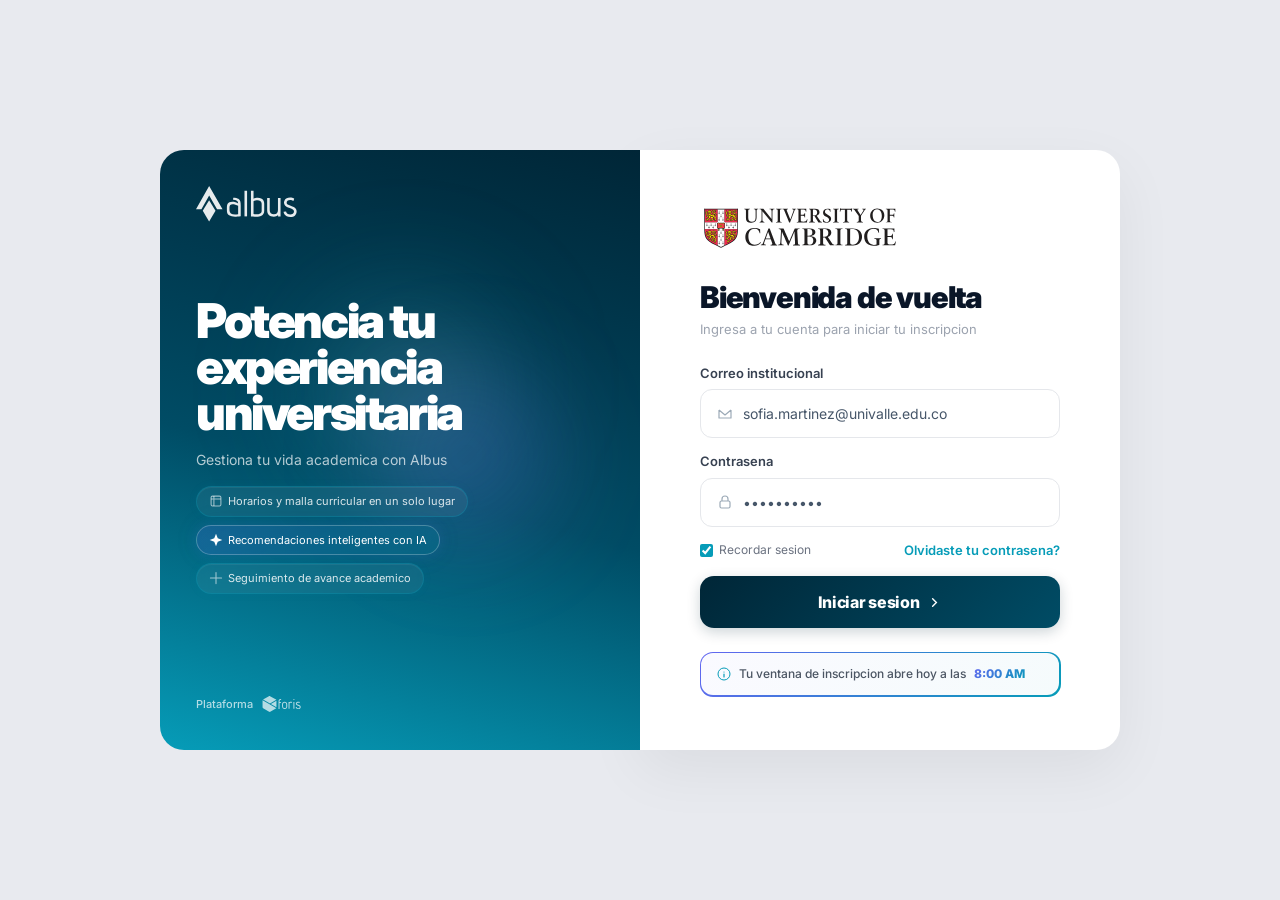
<file: prototype/index.html>
<!DOCTYPE html>
<html lang="es">
<head>
  <meta charset="UTF-8">
  <meta name="viewport" content="width=device-width, initial-scale=1.0">
  <title>Albus — Inscripcion de Materias | Foris</title>
  <link rel="preconnect" href="https://fonts.googleapis.com">
  <link href="https://fonts.googleapis.com/css2?family=Inter:wght@400;500;600;700&display=swap" rel="stylesheet">
  <link rel="stylesheet" href="styles.css">
  <link rel="stylesheet" href="ui-override.css">
</head>
<body>
  <!-- ========================================= -->
  <!-- NAVIGATION TABS (to switch between screens) -->
  <!-- ========================================= -->
  <nav class="screen-nav" style="display: none;">
    <div class="screen-nav__inner">
      <span class="screen-nav__label">Pantallas:</span>
      <button class="screen-nav__btn active" data-screen="screen-login">0. Login</button>
      <button class="screen-nav__btn" data-screen="screen-1">1. Propuesta con Conflicto</button>
      <button class="screen-nav__btn" data-screen="screen-2">2. Resolucion del Conflicto</button>
      <button class="screen-nav__btn" data-screen="screen-3">3. Confirmacion</button>
    </div>
  </nav>

  <!-- ========================================= -->
  <!-- SCREEN 0: LOGIN                            -->
  <!-- ========================================= -->
  <div class="screen active" id="screen-login">
    <div class="login-layout">
      <div class="login-left">
        <div class="login-brand">
          <img src="../albus_logo_white.svg" alt="Albus" class="login-brand__logo">
        </div>
        <div class="login-hero">
          <h1 class="login-hero__title">Potencia tu experiencia universitaria</h1>
          <p class="login-hero__subtitle">Gestiona tu vida academica con Albus</p>
          <div class="login-hero__features">
            <div class="login-hero__feature">
              <svg width="20" height="20" viewBox="0 0 20 20" fill="none"><rect x="3" y="3" width="14" height="14" rx="2" stroke="currentColor" stroke-width="1.5"/><path d="M3 7H17M7 3V17" stroke="currentColor" stroke-width="1.5"/></svg>
              <span>Horarios y malla curricular en un solo lugar</span>
            </div>
            <div class="login-hero__feature login-hero__feature--ai">
              <svg width="20" height="20" viewBox="0 0 20 20" fill="none"><path d="M10 1L12.5 7.5L19 10L12.5 12.5L10 19L7.5 12.5L1 10L7.5 7.5L10 1Z" fill="currentColor"/></svg>
              <span>Recomendaciones inteligentes con IA</span>
            </div>
            <div class="login-hero__feature">
              <svg width="20" height="20" viewBox="0 0 20 20" fill="none"><path d="M10 2V18M2 10H18" stroke="currentColor" stroke-width="1.5" stroke-linecap="round"/></svg>
              <span>Seguimiento de avance academico</span>
            </div>
          </div>
        </div>
        <div class="login-footer">
          <span>Plataforma</span>
          <img src="../logo-foris-blanco.svg" alt="Foris" class="login-footer__logo">
        </div>
      </div>
      <div class="login-right">
        <div class="login-form">
          <div class="login-form__university">
            <img src="../university-of-cambridge-37899_logosenvector.com_5.svg" alt="Universidad" class="login-form__university-logo">
          </div>
          <h2 class="login-form__title">Bienvenida de vuelta</h2>
          <p class="login-form__subtitle">Ingresa a tu cuenta para iniciar tu inscripcion</p>
          <div class="login-form__field">
            <label class="login-form__label">Correo institucional</label>
            <div class="login-form__input">
              <svg width="16" height="16" viewBox="0 0 16 16" fill="none"><path d="M2 4L8 9L14 4M2 4V12H14V4" stroke="currentColor" stroke-width="1.2" stroke-linejoin="round"/></svg>
              <span>sofia.martinez@univalle.edu.co</span>
            </div>
          </div>
          <div class="login-form__field">
            <label class="login-form__label">Contrasena</label>
            <div class="login-form__input">
              <svg width="16" height="16" viewBox="0 0 16 16" fill="none"><rect x="3" y="7" width="10" height="7" rx="1.5" stroke="currentColor" stroke-width="1.2"/><path d="M5 7V5C5 3.34315 6.34315 2 8 2C9.65685 2 11 3.34315 11 5V7" stroke="currentColor" stroke-width="1.2"/></svg>
              <span>••••••••••</span>
            </div>
          </div>
          <div class="login-form__options">
            <label class="login-form__remember">
              <input type="checkbox" checked> Recordar sesion
            </label>
            <a href="#" class="login-form__forgot">Olvidaste tu contrasena?</a>
          </div>
          <button class="btn btn--confirm login-form__btn" onclick="showScreen('screen-welcome');">
            Iniciar sesion
            <svg width="16" height="16" viewBox="0 0 16 16" fill="none"><path d="M6 4L10 8L6 12" stroke="currentColor" stroke-width="1.5" stroke-linecap="round"/></svg>
          </button>
          <p class="login-form__info">
            <svg width="14" height="14" viewBox="0 0 14 14" fill="none"><circle cx="7" cy="7" r="6" stroke="currentColor" stroke-width="1"/><path d="M7 5V5.01M7 7V10" stroke="currentColor" stroke-width="1.2" stroke-linecap="round"/></svg>
            Tu ventana de inscripcion abre hoy a las <strong>8:00 AM</strong>
          </p>
        </div>
      </div>
    </div>
  </div>

  <!-- ========================================= -->
  <!-- SCREEN 0b: LOADING — AI PREPARING          -->
  <!-- ========================================= -->
  <div class="screen" id="screen-loading">
    <div class="app-layout">
      <!-- Sidebar -->
      <aside class="sidebar">
        <div class="sidebar__logo">
          <img src="../albus_logo_white.svg" alt="Albus" class="sidebar__logo-img">
          <button class="sidebar__collapse-btn" onclick="toggleSidebar()">
            <svg width="16" height="16" viewBox="0 0 16 16" fill="none"><path d="M10 4L6 8L10 12" stroke="currentColor" stroke-width="1.5" stroke-linecap="round"/></svg>
          </button>
        </div>
        <nav class="sidebar__nav">
          <a href="#" class="sidebar__link">
            <svg width="20" height="20" viewBox="0 0 20 20" fill="none"><path d="M3 10L10 3L17 10V17H12V13H8V17H3V10Z" stroke="currentColor" stroke-width="1.5"/></svg>
            Inicio
          </a>
          <a href="#" class="sidebar__link active">
            <svg width="20" height="20" viewBox="0 0 20 20" fill="none"><rect x="3" y="3" width="14" height="14" rx="2" stroke="currentColor" stroke-width="1.5"/><path d="M3 7H17M7 3V17" stroke="currentColor" stroke-width="1.5"/></svg>
            Mi Horario
          </a>
          <a href="#" class="sidebar__link">
            <svg width="20" height="20" viewBox="0 0 20 20" fill="none"><path d="M10 2V18M2 10H18" stroke="currentColor" stroke-width="1.5" stroke-linecap="round"/></svg>
            Malla Curricular
          </a>
          <a href="#" class="sidebar__link">
            <svg width="20" height="20" viewBox="0 0 20 20" fill="none"><circle cx="10" cy="6" r="3" stroke="currentColor" stroke-width="1.5"/><path d="M4 18C4 14.6863 6.68629 12 10 12C13.3137 12 16 14.6863 16 18" stroke="currentColor" stroke-width="1.5"/></svg>
            Mi Perfil
          </a>
        </nav>
        <div class="sidebar__profile">
          <img src="../sofia-avatar.png" alt="Sofia" class="sidebar__profile-photo">
          <div class="sidebar__profile-info">
            <span class="sidebar__profile-name">Sofia Martinez</span>
            <span class="sidebar__profile-career">Ingenieria Civil</span>
            <span class="sidebar__profile-semester">5to semestre</span>
          </div>
        </div>
        <button class="sidebar__logout" onclick="showScreen('screen-login');" title="Cerrar sesion">
          <svg width="16" height="16" viewBox="0 0 16 16" fill="none"><path d="M6 2H3C2.45 2 2 2.45 2 3V13C2 13.55 2.45 14 3 14H6" stroke="currentColor" stroke-width="1.5" stroke-linecap="round"/><path d="M11 11L14 8L11 5" stroke="currentColor" stroke-width="1.5" stroke-linecap="round" stroke-linejoin="round"/><path d="M14 8H6" stroke="currentColor" stroke-width="1.5" stroke-linecap="round"/></svg>
        </button>
        <button class="sidebar__collapse-edge" onclick="toggleSidebar()">
          <svg width="14" height="14" viewBox="0 0 14 14" fill="none"><path d="M9 3L5 7L9 11" stroke="currentColor" stroke-width="1.5" stroke-linecap="round"/></svg>
        </button>
      </aside>

      <main class="main">
        <header class="topbar">
          <div class="topbar__left">
            <div>
              <h1 class="topbar__title">Mi Horario</h1>
              <p class="topbar__subtitle">Semestre 2026-1 — Inscripcion de materias</p>
            </div>
          </div>
          <div class="topbar__right">
            <div class="topbar__window session-timer">
              <div class="topbar__window-dot"></div>
              <div class="topbar__window-info">
                <span class="topbar__window-label">Ventana abierta</span>
                <span class="topbar__window-countdown"></span>
              </div>
            </div>
          </div>
        </header>

        <!-- Loading State -->
        <div class="loading-state">
          <div class="loading-state__card">
            <div class="loading-state__icon">
              <svg width="40" height="40" viewBox="0 0 40 40" fill="none">
                <path d="M20 2L25 15L38 20L25 25L20 38L15 25L2 20L15 15L20 2Z" fill="#6366F1" class="loading-sparkle"/>
              </svg>
            </div>
            <h2 class="loading-state__title">Albus esta preparando tu propuesta de horario</h2>
            <p class="loading-state__text">Analizando tu historial academico, malla curricular y disponibilidad de secciones para recomendarte el mejor horario...</p>
            <div class="loading-state__progress">
              <div class="loading-state__bar">
                <div class="loading-state__bar-fill" id="loadingBar"></div>
              </div>
              <div class="loading-state__steps">
                <span class="loading-state__step loading-state__step--done" id="step1">
                  <svg width="14" height="14" viewBox="0 0 14 14" fill="none"><path d="M3 7L6 10L11 4" stroke="currentColor" stroke-width="1.5" stroke-linecap="round"/></svg>
                  Verificando prerrequisitos
                </span>
                <span class="loading-state__step loading-state__step--active" id="step2">
                  <div class="loading-state__step-dot"></div>
                  Seleccionando materias optimas
                </span>
                <span class="loading-state__step" id="step3">
                  <div class="loading-state__step-dot"></div>
                  Armando horario sin conflictos
                </span>
                <span class="loading-state__step" id="step4">
                  <div class="loading-state__step-dot"></div>
                  Validando cupos disponibles
                </span>
              </div>
            </div>
          </div>

          <!-- Skeleton Schedule -->
          <div class="skeleton-schedule">
            <div class="skeleton-header">
              <div class="skeleton-bar" style="width: 60px; height: 14px;"></div>
              <div class="skeleton-bar" style="width: 60px; height: 14px;"></div>
              <div class="skeleton-bar" style="width: 60px; height: 14px;"></div>
              <div class="skeleton-bar" style="width: 60px; height: 14px;"></div>
              <div class="skeleton-bar" style="width: 60px; height: 14px;"></div>
            </div>
            <div class="skeleton-grid">
              <div class="skeleton-block" style="grid-column: 1; grid-row: 1 / 3;"></div>
              <div class="skeleton-block" style="grid-column: 2; grid-row: 1 / 3;"></div>
              <div class="skeleton-block" style="grid-column: 3; grid-row: 1 / 3;"></div>
              <div class="skeleton-block" style="grid-column: 4; grid-row: 1 / 3;"></div>
              <div class="skeleton-block" style="grid-column: 5; grid-row: 1 / 4;"></div>
              <div class="skeleton-block" style="grid-column: 1; grid-row: 3 / 5;"></div>
              <div class="skeleton-block" style="grid-column: 3; grid-row: 3 / 5;"></div>
              <div class="skeleton-block" style="grid-column: 2; grid-row: 3 / 5;"></div>
              <div class="skeleton-block" style="grid-column: 4; grid-row: 3 / 5;"></div>
            </div>
          </div>
        </div>
      </main>
    </div>
  </div>

  <!-- ========================================= -->
  <!-- SCREEN WELCOME: HOME / BIENVENIDA          -->
  <!-- ========================================= -->
  <div class="screen" id="screen-welcome">
    <div class="app-layout">
      <aside class="sidebar">
        <div class="sidebar__logo">
          <img src="../albus_logo_white.svg" alt="Albus" class="sidebar__logo-img">
          <button class="sidebar__collapse-btn" onclick="toggleSidebar()">
            <svg width="16" height="16" viewBox="0 0 16 16" fill="none"><path d="M10 4L6 8L10 12" stroke="currentColor" stroke-width="1.5" stroke-linecap="round"/></svg>
          </button>
        </div>
        <nav class="sidebar__nav">
          <a href="#" class="sidebar__link">
            <svg width="20" height="20" viewBox="0 0 20 20" fill="none"><path d="M3 10L10 3L17 10V17H12V13H8V17H3V10Z" stroke="currentColor" stroke-width="1.5"/></svg>
            Inicio
          </a>
          <a href="#" class="sidebar__link">
            <svg width="20" height="20" viewBox="0 0 20 20" fill="none"><rect x="3" y="3" width="14" height="14" rx="2" stroke="currentColor" stroke-width="1.5"/><path d="M3 7H17M7 3V17" stroke="currentColor" stroke-width="1.5"/></svg>
            Mi Horario
          </a>
          <a href="#" class="sidebar__link">
            <svg width="20" height="20" viewBox="0 0 20 20" fill="none"><path d="M10 2V18M2 10H18" stroke="currentColor" stroke-width="1.5" stroke-linecap="round"/></svg>
            Malla Curricular
          </a>
          <a href="#" class="sidebar__link">
            <svg width="20" height="20" viewBox="0 0 20 20" fill="none"><circle cx="10" cy="6" r="3" stroke="currentColor" stroke-width="1.5"/><path d="M4 18C4 14.6863 6.68629 12 10 12C13.3137 12 16 14.6863 16 18" stroke="currentColor" stroke-width="1.5"/></svg>
            Mi Perfil
          </a>
        </nav>
        <div class="sidebar__profile">
          <img src="../sofia-avatar.png" alt="Sofia" class="sidebar__profile-photo">
          <div class="sidebar__profile-info">
            <span class="sidebar__profile-name">Sofia Martinez</span>
            <span class="sidebar__profile-career">Ingenieria Civil</span>
            <span class="sidebar__profile-semester">5to semestre</span>
          </div>
        </div>
        <button class="sidebar__logout" onclick="showScreen('screen-login');" title="Cerrar sesion">
          <svg width="16" height="16" viewBox="0 0 16 16" fill="none"><path d="M6 2H3C2.45 2 2 2.45 2 3V13C2 13.55 2.45 14 3 14H6" stroke="currentColor" stroke-width="1.5" stroke-linecap="round"/><path d="M11 11L14 8L11 5" stroke="currentColor" stroke-width="1.5" stroke-linecap="round" stroke-linejoin="round"/><path d="M14 8H6" stroke="currentColor" stroke-width="1.5" stroke-linecap="round"/></svg>
        </button>
        <button class="sidebar__collapse-edge" onclick="toggleSidebar()">
          <svg width="14" height="14" viewBox="0 0 14 14" fill="none"><path d="M9 3L5 7L9 11" stroke="currentColor" stroke-width="1.5" stroke-linecap="round"/></svg>
        </button>
      </aside>

      <main class="main welcome-main">
        <div class="welcome-dash">
          <!-- Hero greeting banner with user info -->
          <div class="welcome-dash__hero">
            <div class="welcome-dash__hero-visual">
              <img src="../sofia-avatar.png" alt="Sofia" class="welcome-dash__hero-avatar">
              <div class="welcome-dash__hero-status"></div>
            </div>
            <div class="welcome-dash__hero-content">
              <h1 class="welcome-dash__hero-title">Hola Sofia 👋</h1>
              <p class="welcome-dash__hero-desc">Bienvenida a tu portal academico</p>
            </div>
            <div class="welcome-dash__hero-meta">
              <div class="welcome-dash__hero-tag">Ingenieria Civil</div>
              <div class="welcome-dash__hero-tag">5to semestre</div>
              <div class="welcome-dash__hero-tag">Promedio 4.2</div>
            </div>
          </div>

          <!-- Layout: left (main) + right (sidebar) -->
          <div class="welcome-dash__grid">
            <!-- Left column -->
            <div class="welcome-dash__left">
              <!-- Inscription card — protagonist -->
              <div class="welcome-dash__inscription">
                <div class="welcome-dash__inscription-top">
                  <h2 class="welcome-dash__inscription-title">Inscripcion de materias</h2>
                  <p class="welcome-dash__inscription-subtitle">Semestre 2026-1</p>
                  <p class="welcome-dash__inscription-desc">Tu ventana de inscripcion esta abierta. Inicia tu proceso y organiza tu horario para este semestre.</p>
                  <div class="welcome-dash__inscription-footer">
                    <button class="btn btn--confirm welcome-dash__hero-cta" onclick="showScreen('screen-1'); showLoadingModal();">
                      Iniciar inscripcion
                      <svg width="16" height="16" viewBox="0 0 16 16" fill="none"><path d="M6 4L10 8L6 12" stroke="currentColor" stroke-width="1.5" stroke-linecap="round"/></svg>
                    </button>
                    <div class="welcome-dash__inscription-ai">
                      <svg width="12" height="12" viewBox="0 0 12 12" fill="none"><path d="M6 1L7.2 4.8L11 6L7.2 7.2L6 11L4.8 7.2L1 6L4.8 4.8L6 1Z" fill="currentColor"/></svg>
                      Con asistencia de Albus IA para facilitar tu inscripcion
                    </div>
                  </div>
                </div>
              </div>

              <!-- Stats row -->
              <div class="welcome-dash__stats">
                <div class="welcome-dash__stat">
                  <div class="welcome-dash__stat-icon welcome-dash__stat-icon--teal">
                    <svg width="18" height="18" viewBox="0 0 18 18" fill="none"><path d="M9 2V16M2 9H16" stroke="currentColor" stroke-width="1.5" stroke-linecap="round"/></svg>
                  </div>
                  <div>
                    <strong>68%</strong>
                    <span>Avance curricular</span>
                  </div>
                </div>
                <div class="welcome-dash__stat">
                  <div class="welcome-dash__stat-icon welcome-dash__stat-icon--blue">
                    <svg width="18" height="18" viewBox="0 0 18 18" fill="none"><rect x="3" y="3" width="12" height="12" rx="2" stroke="currentColor" stroke-width="1.5"/><path d="M3 7H15M7 3V15" stroke="currentColor" stroke-width="1.5"/></svg>
                  </div>
                  <div>
                    <strong>102</strong>
                    <span>Creditos aprobados</span>
                  </div>
                </div>
                <div class="welcome-dash__stat">
                  <div class="welcome-dash__stat-icon welcome-dash__stat-icon--green">
                    <svg width="18" height="18" viewBox="0 0 18 18" fill="none"><path d="M3 9L7 13L15 5" stroke="currentColor" stroke-width="1.5" stroke-linecap="round" stroke-linejoin="round"/></svg>
                  </div>
                  <div>
                    <strong>4.2</strong>
                    <span>Promedio semestre ant.</span>
                  </div>
                </div>
                <div class="welcome-dash__stat">
                  <div class="welcome-dash__stat-icon welcome-dash__stat-icon--purple">
                    <svg width="18" height="18" viewBox="0 0 18 18" fill="none"><circle cx="9" cy="6" r="3" stroke="currentColor" stroke-width="1.5"/><path d="M3 16C3 13 5.7 10 9 10C12.3 10 15 13 15 16" stroke="currentColor" stroke-width="1.5"/></svg>
                  </div>
                  <div>
                    <strong>5to</strong>
                    <span>Semestre actual</span>
                  </div>
                </div>
              </div>
            </div>

            <!-- Right column -->
            <div class="welcome-dash__right">
              <!-- Window timer -->
              <div class="welcome-dash__timer-card">
                <div class="welcome-dash__timer-header">
                  <span class="welcome-dash__timer-label">Ventana de inscripcion</span>
                  <div class="welcome-dash__timer-dot"></div>
                </div>
                <div class="welcome-dash__timer-info">
                  <span class="welcome-dash__timer-status">Abierta</span>
                  <span class="welcome-dash__timer-closes">Cierra hoy a las 12:00 PM</span>
                </div>
              </div>

              <!-- Quick info -->
              <div class="welcome-dash__quick">
                <h3>Semestre 2026-1</h3>
                <div class="welcome-dash__quick-item">
                  <span>Materias disponibles</span>
                  <strong>48</strong>
                </div>
                <div class="welcome-dash__quick-item">
                  <span>Creditos requeridos</span>
                  <strong>15-21</strong>
                </div>
                <div class="welcome-dash__quick-item">
                  <span>Materias por inscribir</span>
                  <strong>6</strong>
                </div>
              </div>

              <!-- Recent -->
              <div class="welcome-dash__recent">
                <h3>Semestre anterior</h3>
                <div class="welcome-dash__recent-item">
                  <div class="welcome-dash__recent-dot" style="background:#3B82F6;"></div>
                  <span>Estructuras I</span>
                  <strong>4.5</strong>
                </div>
                <div class="welcome-dash__recent-item">
                  <div class="welcome-dash__recent-dot" style="background:#10B981;"></div>
                  <span>Fisica II</span>
                  <strong>4.0</strong>
                </div>
                <div class="welcome-dash__recent-item">
                  <div class="welcome-dash__recent-dot" style="background:#069cb8;"></div>
                  <span>Estadistica I</span>
                  <strong>4.3</strong>
                </div>
              </div>
            </div>
          </div>
        </div>
      </main>
    </div>
  </div>

  <!-- ========================================= -->
  <!-- SCREEN 1: PROPUESTA CON CONFLICTO         -->
  <!-- ========================================= -->
  <div class="screen" id="screen-1">
    <div class="app-layout">
      <!-- Sidebar -->
      <aside class="sidebar">
        <div class="sidebar__logo">
          <img src="../albus_logo_white.svg" alt="Albus" class="sidebar__logo-img">
          <button class="sidebar__collapse-btn" onclick="toggleSidebar()">
            <svg width="16" height="16" viewBox="0 0 16 16" fill="none"><path d="M10 4L6 8L10 12" stroke="currentColor" stroke-width="1.5" stroke-linecap="round"/></svg>
          </button>
        </div>
        <nav class="sidebar__nav">
          <a href="#" class="sidebar__link">
            <svg width="20" height="20" viewBox="0 0 20 20" fill="none"><path d="M3 10L10 3L17 10V17H12V13H8V17H3V10Z" stroke="currentColor" stroke-width="1.5"/></svg>
            Inicio
          </a>
          <a href="#" class="sidebar__link active">
            <svg width="20" height="20" viewBox="0 0 20 20" fill="none"><rect x="3" y="3" width="14" height="14" rx="2" stroke="currentColor" stroke-width="1.5"/><path d="M3 7H17M7 3V17" stroke="currentColor" stroke-width="1.5"/></svg>
            Mi Horario
          </a>
          <a href="#" class="sidebar__link">
            <svg width="20" height="20" viewBox="0 0 20 20" fill="none"><path d="M10 2V18M2 10H18" stroke="currentColor" stroke-width="1.5" stroke-linecap="round"/></svg>
            Malla Curricular
          </a>
          <a href="#" class="sidebar__link">
            <svg width="20" height="20" viewBox="0 0 20 20" fill="none"><circle cx="10" cy="6" r="3" stroke="currentColor" stroke-width="1.5"/><path d="M4 18C4 14.6863 6.68629 12 10 12C13.3137 12 16 14.6863 16 18" stroke="currentColor" stroke-width="1.5"/></svg>
            Mi Perfil
          </a>
        </nav>
        <div class="sidebar__profile">
          <img src="../sofia-avatar.png" alt="Sofia" class="sidebar__profile-photo">
          <div class="sidebar__profile-info">
            <span class="sidebar__profile-name">Sofia Martinez</span>
            <span class="sidebar__profile-career">Ingenieria Civil</span>
            <span class="sidebar__profile-semester">5to semestre</span>
          </div>
        </div>
        <button class="sidebar__logout" onclick="showScreen('screen-login');" title="Cerrar sesion">
          <svg width="16" height="16" viewBox="0 0 16 16" fill="none"><path d="M6 2H3C2.45 2 2 2.45 2 3V13C2 13.55 2.45 14 3 14H6" stroke="currentColor" stroke-width="1.5" stroke-linecap="round"/><path d="M11 11L14 8L11 5" stroke="currentColor" stroke-width="1.5" stroke-linecap="round" stroke-linejoin="round"/><path d="M14 8H6" stroke="currentColor" stroke-width="1.5" stroke-linecap="round"/></svg>
        </button>
        <button class="sidebar__collapse-edge" onclick="toggleSidebar()">
          <svg width="14" height="14" viewBox="0 0 14 14" fill="none"><path d="M9 3L5 7L9 11" stroke="currentColor" stroke-width="1.5" stroke-linecap="round"/></svg>
        </button>
      </aside>

      <!-- Main Content -->
      <main class="main">
        <!-- Top Bar -->
        <header class="topbar">
          <div class="topbar__left">
            <div>
              <h1 class="topbar__title">Mi Horario</h1>
              <p class="topbar__subtitle">Semestre 2026-1</p>
            </div>
            <div class="topbar__mobile-timer session-timer">
              <div class="topbar__window-dot"></div>
              <div class="topbar__window-info">
                <span class="topbar__window-label">Ventana</span>
                <span class="topbar__window-countdown"></span>
              </div>
            </div>
          </div>
          <div class="topbar__center">
            <div class="topbar__ai-bar">
              <div class="topbar__ai-badge">
                <svg width="14" height="14" viewBox="0 0 14 14" fill="none"><path d="M7 1L8.5 5.5L13 7L8.5 8.5L7 13L5.5 8.5L1 7L5.5 5.5L7 1Z" fill="currentColor"/></svg>
                Propuesta de Albus IA
              </div>
              <div class="topbar__ai-divider"></div>
              <div class="topbar__ai-stats">
                <span class="topbar__ai-stat"><strong>6</strong> materias</span>
                <span class="topbar__ai-stat"><strong>18</strong> cred.</span>
                <span class="topbar__ai-stat"><strong>24</strong> hrs/sem</span>
                <span class="topbar__ai-stat topbar__ai-stat--warning"><strong>1</strong> cruzada</span>
              </div>
              <div class="topbar__ai-divider"></div>
              <button class="topbar__ai-more" id="toggleAiDetails">
                <svg width="14" height="14" viewBox="0 0 14 14" fill="none"><circle cx="7" cy="7" r="6" stroke="currentColor" stroke-width="1.2"/><path d="M7 5V5.01M7 7V10" stroke="currentColor" stroke-width="1.2" stroke-linecap="round"/></svg>
                Criterios
              </button>
            </div>
            <div class="topbar__ai-details" id="aiDetails">
              <div class="topbar__ai-details-grid">
                <div class="topbar__ai-details-item">
                  <span class="topbar__ai-details-label">Malla curricular</span>
                  <span class="topbar__ai-details-value">Materias alineadas con Ing. Civil</span>
                </div>
                <div class="topbar__ai-details-item">
                  <span class="topbar__ai-details-label">Prerrequisitos</span>
                  <span class="topbar__ai-details-value">Verificados para las 6 materias</span>
                </div>
                <div class="topbar__ai-details-item">
                  <span class="topbar__ai-details-label">Carga ideal</span>
                  <span class="topbar__ai-details-value">18 cred. en rango recomendado (15-21)</span>
                </div>
                <div class="topbar__ai-details-item">
                  <span class="topbar__ai-details-label">Disponibilidad</span>
                  <span class="topbar__ai-details-value">Cupos confirmados al generar propuesta</span>
                </div>
              </div>
            </div>
          </div>
          <div class="topbar__right">
            <div class="topbar__window session-timer">
              <div class="topbar__window-dot"></div>
              <div class="topbar__window-info">
                <span class="topbar__window-label">Ventana abierta</span>
                <span class="topbar__window-countdown"></span>
              </div>
            </div>
          </div>
        </header>

        <!-- Conflict Alert -->
        <div class="conflict-alert">
          <div class="conflict-alert__icon">
            <svg width="20" height="20" viewBox="0 0 20 20" fill="none">
              <path d="M10 2L18.66 17H1.34L10 2Z" stroke="currentColor" stroke-width="1.5" stroke-linejoin="round"/>
              <path d="M10 8V11M10 14V14.01" stroke="currentColor" stroke-width="1.5" stroke-linecap="round"/>
            </svg>
          </div>
          <div class="conflict-alert__content">
            <p class="conflict-alert__title">Materias cruzadas en tu horario</p>
            <p class="conflict-alert__desc"><strong>Calculo III</strong> y <strong>Mecanica de Fluidos</strong> se cruzan los <strong>martes y jueves de 10:00 a 11:30</strong>. Hay secciones alternativas con cupos disponibles.</p>
          </div>
          <button class="btn btn--warning conflict-alert__cta" onclick="showScreen('screen-2')">
            Resolver ahora
            <svg width="16" height="16" viewBox="0 0 16 16" fill="none"><path d="M6 4L10 8L6 12" stroke="currentColor" stroke-width="1.5" stroke-linecap="round"/></svg>
          </button>
        </div>

        <!-- Schedule Grid -->
        <div class="schedule">
          <div class="schedule__toolbar">
            <span class="schedule__toolbar-title">Horario semanal</span>
            <div class="schedule__toolbar-actions">
              <button class="schedule__toolbar-btn" title="Ajustar manualmente" onclick="handleManualEdit()">
                <svg width="15" height="15" viewBox="0 0 15 15" fill="none"><path d="M11.5 1.5L13.5 3.5L5 12L2 13L3 10L11.5 1.5Z" stroke="currentColor" stroke-width="1.3" stroke-linejoin="round"/></svg>
                Editar horario
              </button>
              <button class="schedule__toolbar-btn schedule__toolbar-btn--ai" title="Nueva propuesta de Albus IA" onclick="handleNewProposal(this)">
                <svg width="15" height="15" viewBox="0 0 15 15" fill="none"><path d="M7.5 1L9 5.5L13.5 7.5L9 9.5L7.5 14L6 9.5L1.5 7.5L6 5.5L7.5 1Z" fill="currentColor"/></svg>
                Nueva propuesta IA
              </button>
            </div>
          </div>
          <div class="schedule__scroll-wrap">
          <div class="schedule__header">
            <div class="schedule__time-col"></div>
            <div class="schedule__day">Lunes</div>
            <div class="schedule__day">Martes</div>
            <div class="schedule__day">Miercoles</div>
            <div class="schedule__day">Jueves</div>
            <div class="schedule__day">Viernes</div>
          </div>
          <div class="schedule__body">
            <!-- 8:00 -->
            <div class="schedule__row">
              <div class="schedule__time">8:00</div>
              <div class="schedule__cell">
                <div class="schedule__block schedule__block--blue has-tooltip" style="height: calc(var(--row-h) * 2);" data-tooltip-name="Estructuras I" data-tooltip-meta="Secc. A — 3 creditos — Lu/Mi 8:00-9:30" data-tooltip-status="ok" data-tooltip-prof="Prof. Martinez R." data-tooltip-sala="Sala 301">
                  <span class="schedule__block-name">Estructuras I</span>
                  <span class="schedule__block-detail">Sala 301</span>
                </div>
              </div>
              <div class="schedule__cell">
                <div class="schedule__block schedule__block--green has-tooltip" style="height: calc(var(--row-h) * 2);" data-tooltip-name="Fisica III" data-tooltip-meta="Secc. B — 3 creditos — Ma/Ju 8:00-9:30" data-tooltip-status="ok" data-tooltip-prof="Prof. Gomez L." data-tooltip-sala="Lab. 102">
                  <span class="schedule__block-name">Fisica III</span>
                  <span class="schedule__block-detail">Lab. 102</span>
                </div>
              </div>
              <div class="schedule__cell">
                <div class="schedule__block schedule__block--blue has-tooltip" style="height: calc(var(--row-h) * 2);" data-tooltip-name="Estructuras I" data-tooltip-meta="Secc. A — 3 creditos — Lu/Mi 8:00-9:30" data-tooltip-status="ok" data-tooltip-prof="Prof. Martinez R." data-tooltip-sala="Sala 301">
                  <span class="schedule__block-name">Estructuras I</span>
                  <span class="schedule__block-detail">Sala 301</span>
                </div>
              </div>
              <div class="schedule__cell">
                <div class="schedule__block schedule__block--green has-tooltip" style="height: calc(var(--row-h) * 2);" data-tooltip-name="Fisica III" data-tooltip-meta="Secc. B — 3 creditos — Ma/Ju 8:00-9:30" data-tooltip-status="ok" data-tooltip-prof="Prof. Gomez L." data-tooltip-sala="Lab. 102">
                  <span class="schedule__block-name">Fisica III</span>
                  <span class="schedule__block-detail">Lab. 102</span>
                </div>
              </div>
              <div class="schedule__cell">
                <div class="schedule__block schedule__block--purple has-tooltip" style="height: calc(var(--row-h) * 3);" data-tooltip-name="Topografia" data-tooltip-meta="Secc. A — 3 creditos — Vi 8:00-11:00" data-tooltip-status="ok" data-tooltip-prof="Prof. Herrera P." data-tooltip-sala="Sala 205">
                  <span class="schedule__block-name">Topografia</span>
                  <span class="schedule__block-detail">Sala 205</span>
                </div>
              </div>
            </div>
            <!-- 8:30 -->
            <div class="schedule__row">
              <div class="schedule__time">8:30</div>
              <div class="schedule__cell"></div>
              <div class="schedule__cell"></div>
              <div class="schedule__cell"></div>
              <div class="schedule__cell"></div>
              <div class="schedule__cell"></div>
            </div>
            <!-- 9:00 -->
            <div class="schedule__row">
              <div class="schedule__time">9:00</div>
              <div class="schedule__cell"></div>
              <div class="schedule__cell"></div>
              <div class="schedule__cell"></div>
              <div class="schedule__cell"></div>
              <div class="schedule__cell"></div>
            </div>
            <!-- 9:30 -->
            <div class="schedule__row">
              <div class="schedule__time">9:30</div>
              <div class="schedule__cell"></div>
              <div class="schedule__cell"></div>
              <div class="schedule__cell">
                <div class="schedule__block schedule__block--teal has-tooltip" style="height: calc(var(--row-h) * 3);" data-tooltip-name="Estadistica II" data-tooltip-meta="Secc. A — 3 creditos — Lu 10:00-11:30, Mi 9:30-11:00" data-tooltip-status="ok" data-tooltip-prof="Prof. Ruiz A." data-tooltip-sala="Sala 108">
                  <span class="schedule__block-name">Estadistica II</span>
                  <span class="schedule__block-detail">Sala 108</span>
                </div>
              </div>
              <div class="schedule__cell"></div>
              <div class="schedule__cell"></div>
            </div>
            <!-- 10:00 — CONFLICT ZONE -->
            <div class="schedule__row">
              <div class="schedule__time">10:00</div>
              <div class="schedule__cell">
                <div class="schedule__block schedule__block--teal has-tooltip" style="height: calc(var(--row-h) * 3);" data-tooltip-name="Estadistica II" data-tooltip-meta="Secc. A — 3 creditos — Lu 10:00-11:30, Mi 9:30-11:00" data-tooltip-status="ok" data-tooltip-prof="Prof. Ruiz A." data-tooltip-sala="Sala 108">
                  <span class="schedule__block-name">Estadistica II</span>
                  <span class="schedule__block-detail">Sala 108</span>
                </div>
              </div>
              <div class="schedule__cell schedule__cell--conflict">
                <div class="schedule__conflict-zone" style="height: calc(var(--row-h) * 3);">
                  <div class="schedule__block schedule__block--conflict-a has-tooltip" data-tooltip-name="Calculo III" data-tooltip-meta="Secc. A — 3 creditos — Ma/Ju 10:00-11:30" data-tooltip-status="conflict" data-tooltip-prof="Prof. Diaz J." data-tooltip-sala="Sala 401">
                    <span class="schedule__block-name">Calculo III</span>
                    <span class="schedule__block-detail">Secc. A — Sala 401</span>
                    <span class="schedule__conflict-badge">
                      <svg width="12" height="12" viewBox="0 0 12 12" fill="none"><path d="M6 1L11 10H1L6 1Z" stroke="currentColor" stroke-width="1" stroke-linejoin="round"/><path d="M6 5V7M6 8.5V8.51" stroke="currentColor" stroke-width="1" stroke-linecap="round"/></svg>
                      Cruzada
                    </span>
                  </div>
                  <div class="schedule__block schedule__block--conflict-b has-tooltip" data-tooltip-name="Mecanica de Fluidos" data-tooltip-meta="Secc. A — 3 creditos — Ma/Ju 10:00-11:30" data-tooltip-status="conflict" data-tooltip-prof="Prof. Valencia S." data-tooltip-sala="Lab. 201">
                    <span class="schedule__block-name">Mec. Fluidos</span>
                    <span class="schedule__block-detail">Secc. A — Lab. 201</span>
                    <span class="schedule__conflict-badge">
                      <svg width="12" height="12" viewBox="0 0 12 12" fill="none"><path d="M6 1L11 10H1L6 1Z" stroke="currentColor" stroke-width="1" stroke-linejoin="round"/><path d="M6 5V7M6 8.5V8.51" stroke="currentColor" stroke-width="1" stroke-linecap="round"/></svg>
                      Cruzada
                    </span>
                  </div>
                </div>
              </div>
              <div class="schedule__cell"></div>
              <div class="schedule__cell schedule__cell--conflict">
                <div class="schedule__conflict-zone" style="height: calc(var(--row-h) * 3);">
                  <div class="schedule__block schedule__block--conflict-a has-tooltip" data-tooltip-name="Calculo III" data-tooltip-meta="Secc. A — 3 creditos — Ma/Ju 10:00-11:30" data-tooltip-status="conflict" data-tooltip-prof="Prof. Diaz J." data-tooltip-sala="Sala 401">
                    <span class="schedule__block-name">Calculo III</span>
                    <span class="schedule__block-detail">Secc. A</span>
                    <span class="schedule__conflict-badge">
                      <svg width="12" height="12" viewBox="0 0 12 12" fill="none"><path d="M6 1L11 10H1L6 1Z" stroke="currentColor" stroke-width="1" stroke-linejoin="round"/><path d="M6 5V7M6 8.5V8.51" stroke="currentColor" stroke-width="1" stroke-linecap="round"/></svg>
                      Cruzada
                    </span>
                  </div>
                  <div class="schedule__block schedule__block--conflict-b has-tooltip" data-tooltip-name="Mecanica de Fluidos" data-tooltip-meta="Secc. A — 3 creditos — Ma/Ju 10:00-11:30" data-tooltip-status="conflict" data-tooltip-prof="Prof. Valencia S." data-tooltip-sala="Lab. 201">
                    <span class="schedule__block-name">Mec. Fluidos</span>
                    <span class="schedule__block-detail">Secc. A</span>
                    <span class="schedule__conflict-badge">
                      <svg width="12" height="12" viewBox="0 0 12 12" fill="none"><path d="M6 1L11 10H1L6 1Z" stroke="currentColor" stroke-width="1" stroke-linejoin="round"/><path d="M6 5V7M6 8.5V8.51" stroke="currentColor" stroke-width="1" stroke-linecap="round"/></svg>
                      Cruzada
                    </span>
                  </div>
                </div>
              </div>
              <div class="schedule__cell"></div>
            </div>
            <!-- 10:30 -->
            <div class="schedule__row">
              <div class="schedule__time">10:30</div>
              <div class="schedule__cell"></div>
              <div class="schedule__cell"></div>
              <div class="schedule__cell"></div>
              <div class="schedule__cell"></div>
              <div class="schedule__cell"></div>
            </div>
            <!-- 11:00 -->
            <div class="schedule__row">
              <div class="schedule__time">11:00</div>
              <div class="schedule__cell"></div>
              <div class="schedule__cell"></div>
              <div class="schedule__cell"></div>
              <div class="schedule__cell"></div>
              <div class="schedule__cell"></div>
            </div>
            <!-- 11:30 -->
            <div class="schedule__row">
              <div class="schedule__time">11:30</div>
              <div class="schedule__cell"></div>
              <div class="schedule__cell"></div>
              <div class="schedule__cell"></div>
              <div class="schedule__cell"></div>
              <div class="schedule__cell"></div>
            </div>
          </div>
          </div><!-- /schedule__scroll-wrap -->
        </div>

      </main>
    </div>
  </div>

  <!-- ========================================= -->
  <!-- SCREEN 2: RESOLUCION DEL CONFLICTO         -->
  <!-- ========================================= -->
  <div class="screen" id="screen-2">
    <div class="app-layout">
      <!-- Sidebar (same) -->
      <aside class="sidebar">
        <div class="sidebar__logo">
          <img src="../albus_logo_white.svg" alt="Albus" class="sidebar__logo-img">
          <button class="sidebar__collapse-btn" onclick="toggleSidebar()">
            <svg width="16" height="16" viewBox="0 0 16 16" fill="none"><path d="M10 4L6 8L10 12" stroke="currentColor" stroke-width="1.5" stroke-linecap="round"/></svg>
          </button>
        </div>
        <nav class="sidebar__nav">
          <a href="#" class="sidebar__link"><svg width="20" height="20" viewBox="0 0 20 20" fill="none"><path d="M3 10L10 3L17 10V17H12V13H8V17H3V10Z" stroke="currentColor" stroke-width="1.5"/></svg>Inicio</a>
          <a href="#" class="sidebar__link active"><svg width="20" height="20" viewBox="0 0 20 20" fill="none"><rect x="3" y="3" width="14" height="14" rx="2" stroke="currentColor" stroke-width="1.5"/><path d="M3 7H17M7 3V17" stroke="currentColor" stroke-width="1.5"/></svg>Mi Horario</a>
          <a href="#" class="sidebar__link"><svg width="20" height="20" viewBox="0 0 20 20" fill="none"><path d="M10 2V18M2 10H18" stroke="currentColor" stroke-width="1.5" stroke-linecap="round"/></svg>Malla Curricular</a>
          <a href="#" class="sidebar__link"><svg width="20" height="20" viewBox="0 0 20 20" fill="none"><circle cx="10" cy="6" r="3" stroke="currentColor" stroke-width="1.5"/><path d="M4 18C4 14.6863 6.68629 12 10 12C13.3137 12 16 14.6863 16 18" stroke="currentColor" stroke-width="1.5"/></svg>Mi Perfil</a>
        </nav>
        <div class="sidebar__profile">
          <img src="../sofia-avatar.png" alt="Sofia" class="sidebar__profile-photo">
          <div class="sidebar__profile-info">
            <span class="sidebar__profile-name">Sofia Martinez</span>
            <span class="sidebar__profile-career">Ingenieria Civil</span>
            <span class="sidebar__profile-semester">5to semestre</span>
          </div>
        </div>
        <button class="sidebar__logout" onclick="showScreen('screen-login');" title="Cerrar sesion">
          <svg width="16" height="16" viewBox="0 0 16 16" fill="none"><path d="M6 2H3C2.45 2 2 2.45 2 3V13C2 13.55 2.45 14 3 14H6" stroke="currentColor" stroke-width="1.5" stroke-linecap="round"/><path d="M11 11L14 8L11 5" stroke="currentColor" stroke-width="1.5" stroke-linecap="round" stroke-linejoin="round"/><path d="M14 8H6" stroke="currentColor" stroke-width="1.5" stroke-linecap="round"/></svg>
        </button>
        <button class="sidebar__collapse-edge" onclick="toggleSidebar()">
          <svg width="14" height="14" viewBox="0 0 14 14" fill="none"><path d="M9 3L5 7L9 11" stroke="currentColor" stroke-width="1.5" stroke-linecap="round"/></svg>
        </button>
      </aside>

      <main class="main">
        <header class="topbar">
          <div class="topbar__left">
            <div>
              <button class="topbar__back" onclick="showScreen('screen-1')">
                <svg width="16" height="16" viewBox="0 0 16 16" fill="none"><path d="M10 4L6 8L10 12" stroke="currentColor" stroke-width="1.5" stroke-linecap="round"/></svg>
                Volver al horario
              </button>
              <h1 class="topbar__title">Resolver materias cruzadas</h1>
            </div>
          </div>
          <div class="topbar__center">
            <div class="conflict-summary-bar">
              <div class="conflict-summary-bar__icon">
                <svg width="16" height="16" viewBox="0 0 16 16" fill="none"><path d="M8 1L15 13H1L8 1Z" stroke="currentColor" stroke-width="1.2" stroke-linejoin="round"/><path d="M8 6V9M8 11V11.01" stroke="currentColor" stroke-width="1" stroke-linecap="round"/></svg>
              </div>
              <div class="conflict-summary-bar__label">Materias cruzadas:</div>
              <div class="conflict-summary-bar__block conflict-summary-bar__block--a">
                <span class="conflict-summary-bar__name">Calculo III</span>
                <span class="conflict-summary-bar__time">Secc. A — Ma/Ju 10:00</span>
              </div>
              <div class="conflict-summary-bar__vs">vs</div>
              <div class="conflict-summary-bar__block conflict-summary-bar__block--b">
                <span class="conflict-summary-bar__name">Mec. Fluidos</span>
                <span class="conflict-summary-bar__time">Secc. A — Ma/Ju 10:00</span>
              </div>
            </div>
          </div>
          <div class="topbar__right">
            <div class="topbar__window session-timer">
              <div class="topbar__window-dot"></div>
              <div class="topbar__window-info">
                <span class="topbar__window-label">Ventana abierta</span>
                <span class="topbar__window-countdown"></span>
              </div>
            </div>
          </div>
        </header>

        <!-- Resolution Options -->
        <div class="resolution">
          <!-- AI Suggestions Group -->
          <div class="resolution__ai-group">
            <div class="resolution__ai-group-tag">
              <svg width="14" height="14" viewBox="0 0 14 14" fill="none"><path d="M7 1L8.5 5.5L13 7L8.5 8.5L7 13L5.5 8.5L1 7L5.5 5.5L7 1Z" fill="currentColor"/></svg>
              Sugeridas por Albus IA
            </div>

            <div class="resolution__option resolution__option--ai" id="optionA">
              <div class="resolution__option-ai-badge">Mejor opcion</div>
              <div class="resolution__option-header">
                <div class="resolution__option-radio"><input type="radio" name="resolution" id="resA" checked><label for="resA"></label></div>
                <div class="resolution__option-info">
                  <span class="resolution__option-title">Cambiar Calculo III a Seccion B</span>
                  <p class="resolution__option-desc">Pasa a <strong>Mi/Vi 14:00–15:30</strong>, Sala 401. Mec. Fluidos se mantiene.</p>
                </div>
              </div>
              <div class="resolution__option-meta">
                <span class="resolution__seats resolution__seats--available"><svg width="14" height="14" viewBox="0 0 14 14" fill="none"><circle cx="7" cy="7" r="6" stroke="currentColor" stroke-width="1.2"/><circle cx="7" cy="7" r="2" fill="currentColor"/></svg>12 cupos</span>
                <span class="resolution__prof">Prof. Garcia M.</span>
                <span class="resolution__rating">4.3/5</span>
                <button class="resolution__preview-toggle" onclick="showScheduleModal('A')"><svg width="14" height="14" viewBox="0 0 14 14" fill="none"><path d="M1.5 7C1.5 7 3.5 2.5 7 2.5C10.5 2.5 12.5 7 12.5 7C12.5 7 10.5 11.5 7 11.5C3.5 11.5 1.5 7 1.5 7Z" stroke="currentColor" stroke-width="1.2"/><circle cx="7" cy="7" r="1.8" stroke="currentColor" stroke-width="1.2"/></svg>Ver en horario</button>
              </div>
            </div>

            <div class="resolution__option resolution__option--ai" id="optionB">
              <div class="resolution__option-header">
                <div class="resolution__option-radio"><input type="radio" name="resolution" id="resB"><label for="resB"></label></div>
                <div class="resolution__option-info">
                  <span class="resolution__option-title">Cambiar Mec. Fluidos a Seccion C</span>
                  <p class="resolution__option-desc">Pasa a <strong>Lu/Mi 14:00–15:30</strong>, Lab. 203. Calculo III se mantiene.</p>
                </div>
              </div>
              <div class="resolution__option-meta">
                <span class="resolution__seats resolution__seats--low"><svg width="14" height="14" viewBox="0 0 14 14" fill="none"><circle cx="7" cy="7" r="6" stroke="currentColor" stroke-width="1.2"/><circle cx="7" cy="7" r="2" fill="currentColor"/></svg>3 cupos</span>
                <span class="resolution__prof">Prof. Ramirez T.</span>
                <span class="resolution__rating">4.1/5</span>
                <button class="resolution__preview-toggle" onclick="showScheduleModal('B')"><svg width="14" height="14" viewBox="0 0 14 14" fill="none"><path d="M1.5 7C1.5 7 3.5 2.5 7 2.5C10.5 2.5 12.5 7 12.5 7C12.5 7 10.5 11.5 7 11.5C3.5 11.5 1.5 7 1.5 7Z" stroke="currentColor" stroke-width="1.2"/><circle cx="7" cy="7" r="1.8" stroke="currentColor" stroke-width="1.2"/></svg>Ver en horario</button>
              </div>
            </div>
          </div>

          <!-- Other Options — Scrollable -->
          <div class="resolution__others">
            <h3 class="resolution__others-title">Otras opciones</h3>
            <div class="resolution__others-scroll">

              <div class="resolution__option" id="optionC">
                <div class="resolution__option-header">
                  <div class="resolution__option-radio"><input type="radio" name="resolution" id="resC"><label for="resC"></label></div>
                  <div class="resolution__option-info">
                    <span class="resolution__option-title">Cambiar Calculo III a Seccion D</span>
                    <p class="resolution__option-desc">Pasa a <strong>Sab 9:00–12:00</strong>, Sala 102. Mec. Fluidos se mantiene.</p>
                  </div>
                </div>
                <div class="resolution__option-meta">
                  <span class="resolution__seats resolution__seats--available"><svg width="14" height="14" viewBox="0 0 14 14" fill="none"><circle cx="7" cy="7" r="6" stroke="currentColor" stroke-width="1.2"/><circle cx="7" cy="7" r="2" fill="currentColor"/></svg>18 cupos</span>
                  <span class="resolution__prof">Prof. Lopez N.</span>
                  <span class="resolution__rating">3.8/5</span>
                  <button class="resolution__preview-toggle" onclick="showScheduleModal('C')"><svg width="14" height="14" viewBox="0 0 14 14" fill="none"><path d="M1.5 7C1.5 7 3.5 2.5 7 2.5C10.5 2.5 12.5 7 12.5 7C12.5 7 10.5 11.5 7 11.5C3.5 11.5 1.5 7 1.5 7Z" stroke="currentColor" stroke-width="1.2"/><circle cx="7" cy="7" r="1.8" stroke="currentColor" stroke-width="1.2"/></svg>Ver en horario</button>
                </div>
              </div>

              <div class="resolution__option" id="optionD">
                <div class="resolution__option-header">
                  <div class="resolution__option-radio"><input type="radio" name="resolution" id="resD"><label for="resD"></label></div>
                  <div class="resolution__option-info">
                    <span class="resolution__option-title">Cambiar Calculo III a Seccion E</span>
                    <p class="resolution__option-desc">Pasa a <strong>Lu/Mi 16:00–17:30</strong>, Sala 305. Mec. Fluidos se mantiene.</p>
                  </div>
                </div>
                <div class="resolution__option-meta">
                  <span class="resolution__seats resolution__seats--available"><svg width="14" height="14" viewBox="0 0 14 14" fill="none"><circle cx="7" cy="7" r="6" stroke="currentColor" stroke-width="1.2"/><circle cx="7" cy="7" r="2" fill="currentColor"/></svg>8 cupos</span>
                  <span class="resolution__prof">Prof. Vargas A.</span>
                  <span class="resolution__rating">3.9/5</span>
                  <button class="resolution__preview-toggle" onclick="showScheduleModal('D')"><svg width="14" height="14" viewBox="0 0 14 14" fill="none"><path d="M1.5 7C1.5 7 3.5 2.5 7 2.5C10.5 2.5 12.5 7 12.5 7C12.5 7 10.5 11.5 7 11.5C3.5 11.5 1.5 7 1.5 7Z" stroke="currentColor" stroke-width="1.2"/><circle cx="7" cy="7" r="1.8" stroke="currentColor" stroke-width="1.2"/></svg>Ver en horario</button>
                </div>
              </div>

              <div class="resolution__option" id="optionE">
                <div class="resolution__option-header">
                  <div class="resolution__option-radio"><input type="radio" name="resolution" id="resE"><label for="resE"></label></div>
                  <div class="resolution__option-info">
                    <span class="resolution__option-title">Cambiar Mec. Fluidos a Seccion D</span>
                    <p class="resolution__option-desc">Pasa a <strong>Ma/Ju 14:00–15:30</strong>, Lab. 204. Calculo III se mantiene.</p>
                  </div>
                </div>
                <div class="resolution__option-meta">
                  <span class="resolution__seats resolution__seats--available"><svg width="14" height="14" viewBox="0 0 14 14" fill="none"><circle cx="7" cy="7" r="6" stroke="currentColor" stroke-width="1.2"/><circle cx="7" cy="7" r="2" fill="currentColor"/></svg>14 cupos</span>
                  <span class="resolution__prof">Prof. Mora L.</span>
                  <span class="resolution__rating">4.0/5</span>
                  <button class="resolution__preview-toggle" onclick="showScheduleModal('E')"><svg width="14" height="14" viewBox="0 0 14 14" fill="none"><path d="M1.5 7C1.5 7 3.5 2.5 7 2.5C10.5 2.5 12.5 7 12.5 7C12.5 7 10.5 11.5 7 11.5C3.5 11.5 1.5 7 1.5 7Z" stroke="currentColor" stroke-width="1.2"/><circle cx="7" cy="7" r="1.8" stroke="currentColor" stroke-width="1.2"/></svg>Ver en horario</button>
                </div>
              </div>

              <div class="resolution__option" id="optionF">
                <div class="resolution__option-header">
                  <div class="resolution__option-radio"><input type="radio" name="resolution" id="resF"><label for="resF"></label></div>
                  <div class="resolution__option-info">
                    <span class="resolution__option-title">Cambiar Mec. Fluidos a Seccion E</span>
                    <p class="resolution__option-desc">Pasa a <strong>Vi 14:00–17:00</strong>, Lab. 205. Calculo III se mantiene.</p>
                  </div>
                </div>
                <div class="resolution__option-meta">
                  <span class="resolution__seats resolution__seats--low"><svg width="14" height="14" viewBox="0 0 14 14" fill="none"><circle cx="7" cy="7" r="6" stroke="currentColor" stroke-width="1.2"/><circle cx="7" cy="7" r="2" fill="currentColor"/></svg>2 cupos</span>
                  <span class="resolution__prof">Prof. Rios K.</span>
                  <span class="resolution__rating">3.7/5</span>
                  <button class="resolution__preview-toggle" onclick="showScheduleModal('F')"><svg width="14" height="14" viewBox="0 0 14 14" fill="none"><path d="M1.5 7C1.5 7 3.5 2.5 7 2.5C10.5 2.5 12.5 7 12.5 7C12.5 7 10.5 11.5 7 11.5C3.5 11.5 1.5 7 1.5 7Z" stroke="currentColor" stroke-width="1.2"/><circle cx="7" cy="7" r="1.8" stroke="currentColor" stroke-width="1.2"/></svg>Ver en horario</button>
                </div>
              </div>

            </div>
          </div>
        </div>

        <!-- Bottom Actions -->
        <div class="bottom-actions">
          <button class="btn btn--secondary" onclick="showScreen('screen-1')">Volver al horario</button>
          <button class="btn btn--confirm" onclick="applyOption(getSelectedOption())">
            <svg width="18" height="18" viewBox="0 0 18 18" fill="none"><path d="M3 9L7.5 13.5L15 4.5" stroke="currentColor" stroke-width="2" stroke-linecap="round"/></svg>
            Aplicar y continuar
          </button>
        </div>
      </main>
    </div>
  </div>

  <!-- ========================================= -->
  <!-- SCREEN 3: CONFIRMACION — EXITO             -->
  <!-- ========================================= -->
  <div class="screen" id="screen-3">
    <div class="app-layout">
      <aside class="sidebar">
        <div class="sidebar__logo">
          <img src="../albus_logo_white.svg" alt="Albus" class="sidebar__logo-img">
          <button class="sidebar__collapse-btn" onclick="toggleSidebar()">
            <svg width="16" height="16" viewBox="0 0 16 16" fill="none"><path d="M10 4L6 8L10 12" stroke="currentColor" stroke-width="1.5" stroke-linecap="round"/></svg>
          </button>
        </div>
        <nav class="sidebar__nav">
          <a href="#" class="sidebar__link"><svg width="20" height="20" viewBox="0 0 20 20" fill="none"><path d="M3 10L10 3L17 10V17H12V13H8V17H3V10Z" stroke="currentColor" stroke-width="1.5"/></svg>Inicio</a>
          <a href="#" class="sidebar__link active"><svg width="20" height="20" viewBox="0 0 20 20" fill="none"><rect x="3" y="3" width="14" height="14" rx="2" stroke="currentColor" stroke-width="1.5"/><path d="M3 7H17M7 3V17" stroke="currentColor" stroke-width="1.5"/></svg>Mi Horario</a>
          <a href="#" class="sidebar__link"><svg width="20" height="20" viewBox="0 0 20 20" fill="none"><path d="M10 2V18M2 10H18" stroke="currentColor" stroke-width="1.5" stroke-linecap="round"/></svg>Malla Curricular</a>
          <a href="#" class="sidebar__link"><svg width="20" height="20" viewBox="0 0 20 20" fill="none"><circle cx="10" cy="6" r="3" stroke="currentColor" stroke-width="1.5"/><path d="M4 18C4 14.6863 6.68629 12 10 12C13.3137 12 16 14.6863 16 18" stroke="currentColor" stroke-width="1.5"/></svg>Mi Perfil</a>
        </nav>
        <div class="sidebar__profile">
          <img src="../sofia-avatar.png" alt="Sofia" class="sidebar__profile-photo">
          <div class="sidebar__profile-info">
            <span class="sidebar__profile-name">Sofia Martinez</span>
            <span class="sidebar__profile-career">Ingenieria Civil</span>
            <span class="sidebar__profile-semester">5to semestre</span>
          </div>
        </div>
        <button class="sidebar__logout" onclick="showScreen('screen-login');" title="Cerrar sesion">
          <svg width="16" height="16" viewBox="0 0 16 16" fill="none"><path d="M6 2H3C2.45 2 2 2.45 2 3V13C2 13.55 2.45 14 3 14H6" stroke="currentColor" stroke-width="1.5" stroke-linecap="round"/><path d="M11 11L14 8L11 5" stroke="currentColor" stroke-width="1.5" stroke-linecap="round" stroke-linejoin="round"/><path d="M14 8H6" stroke="currentColor" stroke-width="1.5" stroke-linecap="round"/></svg>
        </button>
        <button class="sidebar__collapse-edge" onclick="toggleSidebar()">
          <svg width="14" height="14" viewBox="0 0 14 14" fill="none"><path d="M9 3L5 7L9 11" stroke="currentColor" stroke-width="1.5" stroke-linecap="round"/></svg>
        </button>
      </aside>

      <main class="main">
        <header class="topbar">
          <div class="topbar__left">
            <div>
              <h1 class="topbar__title">Tu horario inscrito</h1>
              <p class="topbar__subtitle">Semestre 2026-1</p>
            </div>
          </div>
          <div class="topbar__center">
            <div class="topbar__ai-bar">
              <div class="topbar__ai-badge" style="background: rgba(16, 185, 129, 0.15); color: #065F46;">
                <svg width="14" height="14" viewBox="0 0 14 14" fill="none"><path d="M3 7L6 10L11 4" stroke="currentColor" stroke-width="1.5" stroke-linecap="round" stroke-linejoin="round"/></svg>
                Inscripcion confirmada
              </div>
              <div class="topbar__ai-divider"></div>
              <div class="topbar__ai-stats">
                <span class="topbar__ai-stat"><strong>6</strong> materias</span>
                <span class="topbar__ai-stat"><strong>18</strong> cred.</span>
                <span class="topbar__ai-stat"><strong>24</strong> hrs/sem</span>
                <span class="topbar__ai-stat" style="color:#059669;"><strong>0</strong> cruzadas</span>
              </div>
            </div>
          </div>
          <div class="topbar__right">
            <div class="topbar__window session-timer">
              <div class="topbar__window-dot"></div>
              <div class="topbar__window-info">
                <span class="topbar__window-label">Ventana abierta</span>
                <span class="topbar__window-countdown"></span>
              </div>
            </div>
          </div>
        </header>

        <!-- Pre-confirmation state (legacy, hidden) -->
        <div class="confirm-pre" id="confirmPre" style="display:none;">
          <!-- Validation Checklist -->
          <div class="validation-checklist">
            <h3 class="validation-checklist__title">Validacion del horario</h3>
            <div class="validation-checklist__items">
              <div class="validation-checklist__item validation-checklist__item--pass">
                <svg width="18" height="18" viewBox="0 0 18 18" fill="none"><circle cx="9" cy="9" r="8" fill="#10B981" opacity="0.15"/><path d="M5 9L8 12L13 6" stroke="#10B981" stroke-width="1.5" stroke-linecap="round" stroke-linejoin="round"/></svg>
                <span>6 materias seleccionadas (minimo 5, maximo 7)</span>
              </div>
              <div class="validation-checklist__item validation-checklist__item--pass">
                <svg width="18" height="18" viewBox="0 0 18 18" fill="none"><circle cx="9" cy="9" r="8" fill="#10B981" opacity="0.15"/><path d="M5 9L8 12L13 6" stroke="#10B981" stroke-width="1.5" stroke-linecap="round" stroke-linejoin="round"/></svg>
                <span>18 creditos (dentro del rango permitido: 15-21)</span>
              </div>
              <div class="validation-checklist__item validation-checklist__item--pass">
                <svg width="18" height="18" viewBox="0 0 18 18" fill="none"><circle cx="9" cy="9" r="8" fill="#10B981" opacity="0.15"/><path d="M5 9L8 12L13 6" stroke="#10B981" stroke-width="1.5" stroke-linecap="round" stroke-linejoin="round"/></svg>
                <span>Sin conflictos de horario</span>
              </div>
              <div class="validation-checklist__item validation-checklist__item--pass">
                <svg width="18" height="18" viewBox="0 0 18 18" fill="none"><circle cx="9" cy="9" r="8" fill="#10B981" opacity="0.15"/><path d="M5 9L8 12L13 6" stroke="#10B981" stroke-width="1.5" stroke-linecap="round" stroke-linejoin="round"/></svg>
                <span>Todos los prerrequisitos cumplidos</span>
              </div>
            </div>
            <div class="validation-checklist__result">
              <svg width="18" height="18" viewBox="0 0 18 18" fill="none"><path d="M3 9L7.5 13.5L15 4.5" stroke="#10B981" stroke-width="2" stroke-linecap="round" stroke-linejoin="round"/></svg>
              Todo en orden. Estas lista para inscribirte.
            </div>
          </div>

          <!-- Final Schedule Summary -->
          <div class="final-summary">
            <h3 class="final-summary__title">Tu horario final</h3>
            <div class="final-summary__table">
              <div class="final-summary__row final-summary__row--header">
                <span>Materia</span>
                <span>Seccion</span>
                <span>Horario</span>
                <span>Creditos</span>
              </div>
              <div class="final-summary__row">
                <span><span class="final-summary__dot final-summary__dot--blue"></span>Estructuras I</span>
                <span>Secc. A</span>
                <span>Lu/Mi 8:00–9:30</span>
                <span>3</span>
              </div>
              <div class="final-summary__row">
                <span><span class="final-summary__dot final-summary__dot--green"></span>Fisica III</span>
                <span>Secc. B</span>
                <span>Ma/Ju 8:00–9:30</span>
                <span>3</span>
              </div>
              <div class="final-summary__row">
                <span><span class="final-summary__dot final-summary__dot--teal"></span>Estadistica II</span>
                <span>Secc. A</span>
                <span>Lu 10:00–11:30, Mi 9:30–11:00</span>
                <span>3</span>
              </div>
              <div class="final-summary__row">
                <span><span class="final-summary__dot final-summary__dot--purple"></span>Topografia</span>
                <span>Secc. A</span>
                <span>Vi 8:00–11:00</span>
                <span>3</span>
              </div>
              <div class="final-summary__row final-summary__row--changed">
                <span><span class="final-summary__dot final-summary__dot--conflict-a"></span>Calculo III <span class="final-summary__changed-badge">Modificada</span></span>
                <span>Secc. B</span>
                <span>Mi/Vi 14:00–15:30</span>
                <span>3</span>
              </div>
              <div class="final-summary__row">
                <span><span class="final-summary__dot final-summary__dot--conflict-b"></span>Mecanica de Fluidos</span>
                <span>Secc. A</span>
                <span>Ma/Ju 10:00–11:30</span>
                <span>3</span>
              </div>
              <div class="final-summary__row final-summary__row--total">
                <span>Total</span>
                <span></span>
                <span>24 hrs/semana</span>
                <span>18 creditos</span>
              </div>
            </div>
          </div>

          <!-- Actions -->
          <div class="bottom-actions">
            <button class="btn btn--secondary" onclick="showScreen('screen-2')">Volver a editar</button>
            <button class="btn btn--confirm" id="btnConfirm">
              <svg width="18" height="18" viewBox="0 0 18 18" fill="none"><path d="M3 9L7.5 13.5L15 4.5" stroke="currentColor" stroke-width="2" stroke-linecap="round"/></svg>
              Confirmar inscripcion
            </button>
          </div>
        </div>

        <!-- Success State (hidden by default) -->
        <div class="confirm-success" id="confirmSuccess" style="display: block;">

          <!-- Confirmed Schedule Grid -->
          <div class="schedule confirmed-schedule">
            <div class="schedule__toolbar">
              <span class="schedule__toolbar-title">Horario confirmado — Folio #INS-2026-04892</span>
              <div class="schedule__toolbar-actions">
                <button class="schedule__toolbar-btn" title="Descargar PDF">
                  <svg width="15" height="15" viewBox="0 0 15 15" fill="none"><path d="M2 10V12.5H13V10M7.5 2V9.5M7.5 9.5L4.5 6.5M7.5 9.5L10.5 6.5" stroke="currentColor" stroke-width="1.3" stroke-linecap="round" stroke-linejoin="round"/></svg>
                  Descargar PDF
                </button>
                <button class="schedule__toolbar-btn" title="Google Calendar">
                  <svg width="15" height="15" viewBox="0 0 15 15" fill="none"><rect x="2" y="3" width="11" height="10" rx="1.5" stroke="currentColor" stroke-width="1.2"/><path d="M2 6H13M5 3V1.5M10 3V1.5" stroke="currentColor" stroke-width="1.2"/></svg>
                  Google Calendar
                </button>
                <button class="schedule__toolbar-btn" title="Compartir">
                  <svg width="15" height="15" viewBox="0 0 15 15" fill="none"><path d="M3 7.5V12.5H12V7.5M7.5 2V9M7.5 2L5 4.5M7.5 2L10 4.5" stroke="currentColor" stroke-width="1.2" stroke-linecap="round" stroke-linejoin="round"/></svg>
                  Compartir
                </button>
              </div>
            </div>
            <div class="schedule__scroll-wrap">
            <div class="schedule__header">
              <div class="schedule__time-col"></div>
              <div class="schedule__day">Lunes</div>
              <div class="schedule__day">Martes</div>
              <div class="schedule__day">Miercoles</div>
              <div class="schedule__day">Jueves</div>
              <div class="schedule__day">Viernes</div>
            </div>
            <div class="schedule__body">
              <div class="schedule__row">
                <div class="schedule__time">8:00</div>
                <div class="schedule__cell"><div class="schedule__block schedule__block--blue" style="height: calc(var(--row-h) * 2);"><span class="schedule__block-name">Estructuras I</span><span class="schedule__block-detail">Secc. A — Inscrita</span></div></div>
                <div class="schedule__cell"><div class="schedule__block schedule__block--green" style="height: calc(var(--row-h) * 2);"><span class="schedule__block-name">Fisica III</span><span class="schedule__block-detail">Secc. B — Inscrita</span></div></div>
                <div class="schedule__cell"><div class="schedule__block schedule__block--blue" style="height: calc(var(--row-h) * 2);"><span class="schedule__block-name">Estructuras I</span><span class="schedule__block-detail">Secc. A — Inscrita</span></div></div>
                <div class="schedule__cell"><div class="schedule__block schedule__block--green" style="height: calc(var(--row-h) * 2);"><span class="schedule__block-name">Fisica III</span><span class="schedule__block-detail">Secc. B — Inscrita</span></div></div>
                <div class="schedule__cell"><div class="schedule__block schedule__block--purple" style="height: calc(var(--row-h) * 3);"><span class="schedule__block-name">Topografia</span><span class="schedule__block-detail">Secc. A — Inscrita</span></div></div>
              </div>
              <div class="schedule__row"><div class="schedule__time">8:30</div><div class="schedule__cell"></div><div class="schedule__cell"></div><div class="schedule__cell"></div><div class="schedule__cell"></div><div class="schedule__cell"></div></div>
              <div class="schedule__row"><div class="schedule__time">9:00</div><div class="schedule__cell"></div><div class="schedule__cell"></div><div class="schedule__cell"></div><div class="schedule__cell"></div><div class="schedule__cell"></div></div>
              <div class="schedule__row">
                <div class="schedule__time">9:30</div>
                <div class="schedule__cell"></div>
                <div class="schedule__cell"></div>
                <div class="schedule__cell"><div class="schedule__block schedule__block--teal" style="height: calc(var(--row-h) * 3);"><span class="schedule__block-name">Estadistica II</span><span class="schedule__block-detail">Secc. A — Inscrita</span></div></div>
                <div class="schedule__cell"></div>
                <div class="schedule__cell"></div>
              </div>
              <div class="schedule__row">
                <div class="schedule__time">10:00</div>
                <div class="schedule__cell"><div class="schedule__block schedule__block--teal" style="height: calc(var(--row-h) * 3);"><span class="schedule__block-name">Estadistica II</span><span class="schedule__block-detail">Secc. A — Inscrita</span></div></div>
                <div class="schedule__cell"><div class="schedule__block schedule__block--conflict-b" style="height: calc(var(--row-h) * 3);"><span class="schedule__block-name">Mec. Fluidos</span><span class="schedule__block-detail">Secc. A — Inscrita</span></div></div>
                <div class="schedule__cell"></div>
                <div class="schedule__cell"><div class="schedule__block schedule__block--conflict-b" style="height: calc(var(--row-h) * 3);"><span class="schedule__block-name">Mec. Fluidos</span><span class="schedule__block-detail">Secc. A — Inscrita</span></div></div>
                <div class="schedule__cell"></div>
              </div>
              <div class="schedule__row"><div class="schedule__time">10:30</div><div class="schedule__cell"></div><div class="schedule__cell"></div><div class="schedule__cell"></div><div class="schedule__cell"></div><div class="schedule__cell"></div></div>
              <div class="schedule__row"><div class="schedule__time">11:00</div><div class="schedule__cell"></div><div class="schedule__cell"></div><div class="schedule__cell"></div><div class="schedule__cell"></div><div class="schedule__cell"></div></div>
              <div class="schedule__row"><div class="schedule__time">11:30</div><div class="schedule__cell"></div><div class="schedule__cell"></div><div class="schedule__cell"></div><div class="schedule__cell"></div><div class="schedule__cell"></div></div>
              <div class="schedule__row">
                <div class="schedule__time">14:00</div>
                <div class="schedule__cell"></div>
                <div class="schedule__cell"></div>
                <div class="schedule__cell"><div class="schedule__block schedule__block--conflict-a" style="height: calc(var(--row-h) * 3);"><span class="schedule__block-name">Calculo III</span><span class="schedule__block-detail">Secc. B — Inscrita</span></div></div>
                <div class="schedule__cell"></div>
                <div class="schedule__cell"><div class="schedule__block schedule__block--conflict-a" style="height: calc(var(--row-h) * 3);"><span class="schedule__block-name">Calculo III</span><span class="schedule__block-detail">Secc. B — Inscrita</span></div></div>
              </div>
              <div class="schedule__row"><div class="schedule__time">14:30</div><div class="schedule__cell"></div><div class="schedule__cell"></div><div class="schedule__cell"></div><div class="schedule__cell"></div><div class="schedule__cell"></div></div>
              <div class="schedule__row"><div class="schedule__time">15:00</div><div class="schedule__cell"></div><div class="schedule__cell"></div><div class="schedule__cell"></div><div class="schedule__cell"></div><div class="schedule__cell"></div></div>
              <div class="schedule__row"><div class="schedule__time">15:30</div><div class="schedule__cell"></div><div class="schedule__cell"></div><div class="schedule__cell"></div><div class="schedule__cell"></div><div class="schedule__cell"></div></div>
            </div>
            </div><!-- /schedule__scroll-wrap -->
          </div>

          <p class="next-steps__info" style="margin-top:12px; text-align:center;">Las clases comienzan el <strong>10 de marzo de 2026</strong>. El periodo de ajuste es del <strong>3 al 7 de marzo</strong>.</p>
          </div>
        </div>
      </main>
    </div>
  </div>

  <!-- ========================================= -->
  <!-- SCREEN 4: CONFIRMACION — ERROR             -->
  <!-- ========================================= -->
  <div class="screen" id="screen-4">
    <div class="app-layout">
      <aside class="sidebar">
        <div class="sidebar__logo">
          <img src="../albus_logo_white.svg" alt="Albus" class="sidebar__logo-img">
          <button class="sidebar__collapse-btn" onclick="toggleSidebar()">
            <svg width="16" height="16" viewBox="0 0 16 16" fill="none"><path d="M10 4L6 8L10 12" stroke="currentColor" stroke-width="1.5" stroke-linecap="round"/></svg>
          </button>
        </div>
        <nav class="sidebar__nav">
          <a href="#" class="sidebar__link"><svg width="20" height="20" viewBox="0 0 20 20" fill="none"><path d="M3 10L10 3L17 10V17H12V13H8V17H3V10Z" stroke="currentColor" stroke-width="1.5"/></svg>Inicio</a>
          <a href="#" class="sidebar__link active"><svg width="20" height="20" viewBox="0 0 20 20" fill="none"><rect x="3" y="3" width="14" height="14" rx="2" stroke="currentColor" stroke-width="1.5"/><path d="M3 7H17M7 3V17" stroke="currentColor" stroke-width="1.5"/></svg>Mi Horario</a>
          <a href="#" class="sidebar__link"><svg width="20" height="20" viewBox="0 0 20 20" fill="none"><path d="M10 2V18M2 10H18" stroke="currentColor" stroke-width="1.5" stroke-linecap="round"/></svg>Malla Curricular</a>
          <a href="#" class="sidebar__link"><svg width="20" height="20" viewBox="0 0 20 20" fill="none"><circle cx="10" cy="6" r="3" stroke="currentColor" stroke-width="1.5"/><path d="M4 18C4 14.6863 6.68629 12 10 12C13.3137 12 16 14.6863 16 18" stroke="currentColor" stroke-width="1.5"/></svg>Mi Perfil</a>
        </nav>
        <div class="sidebar__profile">
          <img src="../sofia-avatar.png" alt="Sofia" class="sidebar__profile-photo">
          <div class="sidebar__profile-info">
            <span class="sidebar__profile-name">Sofia Martinez</span>
            <span class="sidebar__profile-career">Ingenieria Civil</span>
            <span class="sidebar__profile-semester">5to semestre</span>
          </div>
        </div>
        <button class="sidebar__logout" onclick="showScreen('screen-login');" title="Cerrar sesion">
          <svg width="16" height="16" viewBox="0 0 16 16" fill="none"><path d="M6 2H3C2.45 2 2 2.45 2 3V13C2 13.55 2.45 14 3 14H6" stroke="currentColor" stroke-width="1.5" stroke-linecap="round"/><path d="M11 11L14 8L11 5" stroke="currentColor" stroke-width="1.5" stroke-linecap="round" stroke-linejoin="round"/><path d="M14 8H6" stroke="currentColor" stroke-width="1.5" stroke-linecap="round"/></svg>
        </button>
        <button class="sidebar__collapse-edge" onclick="toggleSidebar()">
          <svg width="14" height="14" viewBox="0 0 14 14" fill="none"><path d="M9 3L5 7L9 11" stroke="currentColor" stroke-width="1.5" stroke-linecap="round"/></svg>
        </button>
      </aside>

      <main class="main">
        <header class="topbar">
          <div class="topbar__left">
            <div>
              <h1 class="topbar__title">Confirmar inscripcion</h1>
              <p class="topbar__subtitle">Revisa y confirma tu seleccion de materias</p>
            </div>
          </div>
          <div class="topbar__right">
            <div class="topbar__window session-timer">
              <div class="topbar__window-dot"></div>
              <div class="topbar__window-info">
                <span class="topbar__window-label">Ventana abierta</span>
                <span class="topbar__window-countdown"></span>
              </div>
            </div>
          </div>
        </header>

        <!-- Error State -->
        <div class="error-card">
          <div class="error-card__icon">
            <svg width="48" height="48" viewBox="0 0 48 48" fill="none">
              <circle cx="24" cy="24" r="22" stroke="#EF4444" stroke-width="2.5"/>
              <path d="M24 14V28M24 33V33.01" stroke="#EF4444" stroke-width="2.5" stroke-linecap="round"/>
            </svg>
          </div>
          <h2 class="error-card__title">No pudimos completar tu inscripcion</h2>
          <p class="error-card__subtitle">Pero no te preocupes, hay opciones disponibles.</p>
          <div class="error-card__detail">
            <div class="error-card__detail-icon">
              <svg width="16" height="16" viewBox="0 0 16 16" fill="none"><path d="M8 1L15 13H1L8 1Z" stroke="currentColor" stroke-width="1.2" stroke-linejoin="round"/><path d="M8 6V9M8 11V11.01" stroke="currentColor" stroke-width="1.2" stroke-linecap="round"/></svg>
            </div>
            <div>
              <p class="error-card__detail-title">El cupo de Calculo III — Seccion B se agoto</p>
              <p class="error-card__detail-desc">Otro estudiante confirmo el ultimo cupo mientras revisabas tu horario.</p>
            </div>
          </div>
        </div>

        <!-- Reassurance -->
        <div class="reassurance">
          <svg width="20" height="20" viewBox="0 0 20 20" fill="none"><path d="M10 2C14.4183 2 18 5.58172 18 10C18 14.4183 14.4183 18 10 18C5.58172 18 2 14.4183 2 10C2 5.58172 5.58172 2 10 2Z" stroke="currentColor" stroke-width="1.5"/><path d="M10 6V10L13 13" stroke="currentColor" stroke-width="1.5" stroke-linecap="round"/></svg>
          <p>Tus demas materias estan <strong>reservadas temporalmente por 10 minutos</strong>. No perderas tu lugar en ellas mientras resuelves esto.</p>
        </div>

        <!-- Quick alternatives -->
        <div class="error-alternatives">
          <h3 class="error-alternatives__title">Secciones alternativas para Calculo III</h3>
          <div class="error-alternatives__list">
            <div class="error-alternatives__item">
              <div class="error-alternatives__radio">
                <input type="radio" name="errorRes" id="errA" checked>
                <label for="errA"></label>
              </div>
              <div class="error-alternatives__info">
                <span class="error-alternatives__name">Seccion C — Lu/Mi 16:00–17:30</span>
                <span class="error-alternatives__meta">Prof. Vargas A. — Sala 305</span>
              </div>
              <span class="resolution__seats resolution__seats--available">8 cupos</span>
            </div>
            <div class="error-alternatives__item">
              <div class="error-alternatives__radio">
                <input type="radio" name="errorRes" id="errB">
                <label for="errB"></label>
              </div>
              <div class="error-alternatives__info">
                <span class="error-alternatives__name">Seccion D — Sab 9:00–12:00</span>
                <span class="error-alternatives__meta">Prof. Lopez N. — Sala 102</span>
              </div>
              <span class="resolution__seats resolution__seats--available">18 cupos</span>
            </div>
          </div>
        </div>

        <!-- Actions -->
        <div class="bottom-actions">
          <button class="btn btn--secondary">Intentar de nuevo</button>
          <button class="btn btn--primary">
            Aplicar alternativa y confirmar
            <svg width="16" height="16" viewBox="0 0 16 16" fill="none"><path d="M6 4L10 8L6 12" stroke="currentColor" stroke-width="1.5" stroke-linecap="round"/></svg>
          </button>
        </div>
      </main>
    </div>
  </div>

  <script>
    // Mobile header
    function createMobileHeader() {
      if (window.innerWidth > 768) return;
      // Remove existing
      document.querySelectorAll('.mobile-header').forEach(h => h.remove());

      const currentScreen = document.querySelector('.screen.active');
      if (!currentScreen || currentScreen.id === 'screen-login') return;

      const appLayout = currentScreen.querySelector('.app-layout');
      if (!appLayout) return;

      const isWelcome = currentScreen.id === 'screen-welcome';

      const header = document.createElement('div');
      header.className = 'mobile-header';
      header.innerHTML = `
        <button class="mobile-header__menu" onclick="toggleMobileMenu()">
          <svg width="20" height="20" viewBox="0 0 20 20" fill="none"><path d="M3 5H17M3 10H17M3 15H17" stroke="currentColor" stroke-width="1.8" stroke-linecap="round"/></svg>
        </button>
        <img src="../albus_logo_white.svg" alt="Albus" class="mobile-header__logo">

        ${isWelcome ? '' : `
        <div class="mobile-header__user" onclick="showScreen('screen-welcome')">
          <img src="../sofia-avatar.png" alt="Sofia" class="mobile-header__avatar">
        </div>`}
      `;
      appLayout.insertBefore(header, appLayout.firstChild);
    }

    // Mobile menu overlay
    function toggleMobileMenu() {
      let menu = document.querySelector('.mobile-menu-overlay');
      if (menu) { menu.remove(); return; }

      menu = document.createElement('div');
      menu.className = 'mobile-menu-overlay';
      menu.innerHTML = `
        <div class="mobile-menu">
          <div class="mobile-menu__header">
            <img src="../albus_logo_white.svg" alt="Albus" class="mobile-menu__logo">
            <button class="mobile-menu__close" onclick="toggleMobileMenu()">
              <svg width="20" height="20" viewBox="0 0 20 20" fill="none"><path d="M5 5L15 15M15 5L5 15" stroke="currentColor" stroke-width="1.8" stroke-linecap="round"/></svg>
            </button>
          </div>
          <nav class="mobile-menu__nav">
            <a href="#" class="mobile-menu__link" onclick="toggleMobileMenu(); showScreen('screen-welcome');">
              <svg width="20" height="20" viewBox="0 0 20 20" fill="none"><path d="M3 10L10 3L17 10V17H12V13H8V17H3V10Z" stroke="currentColor" stroke-width="1.5"/></svg>
              Inicio
            </a>
            <a href="#" class="mobile-menu__link mobile-menu__link--active" onclick="toggleMobileMenu(); showScreen('screen-1');">
              <svg width="20" height="20" viewBox="0 0 20 20" fill="none"><rect x="3" y="3" width="14" height="14" rx="2" stroke="currentColor" stroke-width="1.5"/><path d="M3 7H17M7 3V17" stroke="currentColor" stroke-width="1.5"/></svg>
              Mi Horario
            </a>
            <a href="#" class="mobile-menu__link">
              <svg width="20" height="20" viewBox="0 0 20 20" fill="none"><path d="M10 2V18M2 10H18" stroke="currentColor" stroke-width="1.5" stroke-linecap="round"/></svg>
              Malla Curricular
            </a>
            <a href="#" class="mobile-menu__link">
              <svg width="20" height="20" viewBox="0 0 20 20" fill="none"><circle cx="10" cy="6" r="3" stroke="currentColor" stroke-width="1.5"/><path d="M4 18C4 14.6863 6.68629 12 10 12C13.3137 12 16 14.6863 16 18" stroke="currentColor" stroke-width="1.5"/></svg>
              Mi Perfil
            </a>
          </nav>
          <div class="mobile-menu__profile">
            <img src="../sofia-avatar.png" alt="Sofia" class="mobile-menu__avatar">
            <div class="mobile-menu__profile-info">
              <span class="mobile-menu__name">Sofia Martinez</span>
              <span class="mobile-menu__career">Ingenieria Civil</span>
              <span class="mobile-menu__semester">5to semestre</span>
            </div>
            <div class="mobile-menu__status"></div>
          </div>
          <button class="mobile-menu__logout" onclick="toggleMobileMenu(); showScreen('screen-login');">
            <svg width="16" height="16" viewBox="0 0 16 16" fill="none"><path d="M6 2H3C2.45 2 2 2.45 2 3V13C2 13.55 2.45 14 3 14H6" stroke="currentColor" stroke-width="1.5" stroke-linecap="round"/><path d="M11 11L14 8L11 5" stroke="currentColor" stroke-width="1.5" stroke-linecap="round" stroke-linejoin="round"/><path d="M14 8H6" stroke="currentColor" stroke-width="1.5" stroke-linecap="round"/></svg>
            Cerrar sesion
          </button>
        </div>
      `;
      document.body.appendChild(menu);
    }

    // Update mobile header on screen change
    const origShowScreen = showScreen;

    // Sidebar collapse
    function toggleSidebar() {
      const isCollapsed = document.querySelector('.sidebar')?.classList.contains('sidebar--collapsed');
      document.querySelectorAll('.sidebar').forEach(s => s.classList.toggle('sidebar--collapsed'));
      document.querySelectorAll('.main').forEach(m => m.classList.toggle('main--sidebar-collapsed'));
      // Move edge button
      document.querySelectorAll('.sidebar__collapse-edge').forEach(b => {
        b.style.left = isCollapsed ? '' : '52px';
        b.querySelector('svg').style.transform = isCollapsed ? '' : 'rotate(180deg)';
      });
    }

    // Screen navigation
    function showScreen(id) {
      document.querySelectorAll('.screen').forEach(s => s.classList.remove('active'));
      document.getElementById(id).classList.add('active');
      document.querySelectorAll('.screen-nav__btn').forEach(b => b.classList.remove('active'));
      const navBtn = document.querySelector(`[data-screen="${id}"]`);
      if (navBtn) navBtn.classList.add('active');
      window.scrollTo(0, 0);
      // Start tooltip countdown when entering screen-1
      if (id === 'screen-1') startTimerTooltipCountdown();
      // Update mobile header
      setTimeout(createMobileHeader, 50);
    }

    document.querySelectorAll('.screen-nav__btn').forEach(btn => {
      btn.addEventListener('click', () => showScreen(btn.dataset.screen));
    });

    // Show loading as modal overlay on screen-1 with skeleton behind
    function showLoadingModal() {
      // Hide real content, show skeleton behind the modal
      const mainContent = document.querySelector('#screen-1 .main');
      mainContent.classList.add('main--skeleton');

      const modal = document.createElement('div');
      modal.className = 'loading-modal-overlay';
      modal.id = 'loadingModal';
      modal.innerHTML = `
        <div class="loading-modal">
          <div class="loading-modal__card">
            <div class="loading-modal__logo">
              <svg width="46" height="52" viewBox="0 0 23 31" fill="none">
                <path d="M11.3 12.2052L5.80005 21.3919L11.3 30.4661L16.8 21.2091L11.3 12.2052Z" fill="#5ecbdc"/>
                <path d="M4.67591 19.9632L11.3439 8.11754L18.1503 19.9632H22.8677L11.3162 0L0 19.9632H4.67591Z" fill="#069cb8"/>
              </svg>
            </div>
            <h2 class="loading-state__title">Albus esta preparando tu propuesta de horario</h2>
            <p class="loading-state__text">Analizando tu historial academico, malla curricular y disponibilidad de secciones...</p>
            <div class="loading-state__progress">
              <div class="loading-state__bar">
                <div class="loading-state__bar-fill" id="modalLoadingBar"></div>
              </div>
              <div class="loading-state__steps">
                <span class="loading-state__step loading-state__step--done" id="mStep1">
                  <svg width="14" height="14" viewBox="0 0 14 14" fill="none"><path d="M3 7L6 10L11 4" stroke="currentColor" stroke-width="1.5" stroke-linecap="round"/></svg>
                  Verificando prerrequisitos
                </span>
                <span class="loading-state__step loading-state__step--active" id="mStep2">
                  <div class="loading-state__step-dot"></div>
                  Seleccionando materias optimas
                </span>
                <span class="loading-state__step" id="mStep3">
                  <div class="loading-state__step-dot"></div>
                  Armando horario sin conflictos
                </span>
                <span class="loading-state__step" id="mStep4">
                  <div class="loading-state__step-dot"></div>
                  Validando cupos disponibles
                </span>
              </div>
            </div>
          </div>
        </div>
      `;
      document.body.appendChild(modal);

      const bar = document.getElementById('modalLoadingBar');
      const checkIcon = '<svg width="14" height="14" viewBox="0 0 14 14" fill="none"><path d="M3 7L6 10L11 4" stroke="currentColor" stroke-width="1.5" stroke-linecap="round"/></svg>';

      function completeStep(id) {
        const step = document.getElementById(id);
        step.classList.remove('loading-state__step--active');
        step.classList.add('loading-state__step--done');
        const dot = step.querySelector('.loading-state__step-dot');
        if (dot) dot.outerHTML = checkIcon;
      }

      function activateStep(id) {
        document.getElementById(id).classList.add('loading-state__step--active');
      }

      setTimeout(() => {
        bar.style.width = '35%';
        completeStep('mStep2');
        activateStep('mStep3');
      }, 2500);

      setTimeout(() => {
        bar.style.width = '65%';
        completeStep('mStep3');
        activateStep('mStep4');
      }, 5000);

      setTimeout(() => {
        bar.style.width = '100%';
        completeStep('mStep4');
      }, 7000);

      setTimeout(() => {
        modal.classList.add('loading-modal-overlay--fade');
        setTimeout(() => {
          modal.remove();
          document.querySelector('#screen-1 .main').classList.remove('main--skeleton');
        }, 500);
      }, 8500);
    }

    // Loading animation (legacy, kept for compatibility)
    function startLoading() {
      const bar = document.getElementById('loadingBar');
      const steps = ['step1', 'step2', 'step3', 'step4'];
      let progress = 0;

      // Step 1 already done, step 2 active
      setTimeout(() => {
        progress = 25;
        bar.style.width = progress + '%';
        document.getElementById('step2').classList.remove('loading-state__step--active');
        document.getElementById('step2').classList.add('loading-state__step--done');
        document.getElementById('step3').classList.add('loading-state__step--active');
      }, 2500);

      setTimeout(() => {
        progress = 55;
        bar.style.width = progress + '%';
        document.getElementById('step3').classList.remove('loading-state__step--active');
        document.getElementById('step3').classList.add('loading-state__step--done');
        document.getElementById('step4').classList.add('loading-state__step--active');
      }, 5000);

      setTimeout(() => {
        progress = 100;
        bar.style.width = progress + '%';
        document.getElementById('step4').classList.remove('loading-state__step--active');
        document.getElementById('step4').classList.add('loading-state__step--done');
      }, 7000);

      setTimeout(() => {
        showScreen('screen-1');
      }, 8500);
    }

    // AI details toggle — mobile: bottom sheet with overlay
    document.getElementById('toggleAiDetails')?.addEventListener('click', function(e) {
      e.stopPropagation();
      const details = document.getElementById('aiDetails');
      const isMobile = window.innerWidth <= 768;
      if (isMobile) {
        details.classList.add('open');
        // Create overlay if not exists
        if (!document.getElementById('aiDetailsOverlay')) {
          const overlay = document.createElement('div');
          overlay.id = 'aiDetailsOverlay';
          overlay.className = 'bottom-sheet-overlay';
          overlay.onclick = function() {
            details.classList.remove('open');
            overlay.remove();
          };
          document.body.appendChild(overlay);
        }
      } else {
        details.classList.toggle('open');
      }
    });
    // Close AI details on outside click (desktop)
    document.addEventListener('click', function() {
      const details = document.getElementById('aiDetails');
      if (details) details.classList.remove('open');
      const overlay = document.getElementById('aiDetailsOverlay');
      if (overlay) overlay.remove();
    });
    document.querySelector('.topbar__ai-bar')?.addEventListener('click', function(e) {
      e.stopPropagation();
    });

    // Confirm button
    document.getElementById('btnConfirm')?.addEventListener('click', function() {
      this.innerHTML = '<span class="btn__spinner"></span> Procesando...';
      this.disabled = true;
      setTimeout(() => {
        document.getElementById('confirmPre').style.display = 'none';
        document.getElementById('confirmSuccess').style.display = 'block';
      }, 1500);
    });

    // Tooltips on schedule blocks
    const isMobile = () => window.innerWidth <= 768;

    function initTooltips(container) {
      container.querySelectorAll('.has-tooltip:not([data-tooltip-init])').forEach(block => {
        block.setAttribute('data-tooltip-init', 'true');
        const status = block.dataset.tooltipStatus;
        const statusLabel = status === 'conflict' ?
          '<span class="block-tooltip__status block-tooltip__status--conflict"><svg width="12" height="12" viewBox="0 0 12 12" fill="none"><path d="M6 1L11 10H1L6 1Z" stroke="currentColor" stroke-width="1" stroke-linejoin="round"/><path d="M6 5V7M6 8.5V8.51" stroke="currentColor" stroke-width="1" stroke-linecap="round"/></svg> Materia cruzada</span>' :
          '<span class="block-tooltip__status block-tooltip__status--ok"><svg width="12" height="12" viewBox="0 0 12 12" fill="none"><path d="M3 6L5 8L9 4" stroke="currentColor" stroke-width="1.2" stroke-linecap="round"/></svg> Sin conflictos</span>';

        const conflictWith = block.dataset.tooltipName === 'Calculo III' ? 'Mecanica de Fluidos' : block.dataset.tooltipName === 'Mecanica de Fluidos' ? 'Calculo III' : null;
        const conflictBlock = (status === 'conflict' && conflictWith) ?
          `<div class="block-tooltip__conflict">
            <div class="block-tooltip__conflict-icon"><svg width="16" height="16" viewBox="0 0 16 16" fill="none"><path d="M8 1L15 13H1L8 1Z" stroke="currentColor" stroke-width="1.2" stroke-linejoin="round"/><path d="M8 5.5V8.5M8 10.5V10.51" stroke="currentColor" stroke-width="1.2" stroke-linecap="round"/></svg></div>
            <div class="block-tooltip__conflict-info"><strong>Cruzada con ${conflictWith}</strong><span>Ambas materias Ma/Ju 10:00–11:30</span></div>
          </div>
          <button class="btn btn--primary block-tooltip__cta" onclick="closeAllTooltips(); showScreen('screen-2');">Resolver materia cruzada <svg width="14" height="14" viewBox="0 0 14 14" fill="none"><path d="M5 3L9 7L5 11" stroke="currentColor" stroke-width="1.5" stroke-linecap="round"/></svg></button>` : '';

        const tooltip = document.createElement('div');
        tooltip.className = 'block-tooltip';
        tooltip.innerHTML = `
          <div class="block-tooltip__header"><strong>${block.dataset.tooltipName}</strong>${statusLabel}</div>
          <div class="block-tooltip__body"><span>${block.dataset.tooltipMeta}</span><span>${block.dataset.tooltipProf}</span><span>${block.dataset.tooltipSala}</span></div>
          ${conflictBlock}
          <button class="block-tooltip__close mobile-only">Cerrar</button>
        `;
        document.body.appendChild(tooltip);

        tooltip.querySelector('.block-tooltip__close').addEventListener('click', (e) => { e.stopPropagation(); closeAllTooltips(); });

        let hideTimeout = null;
        function showTip() { if (hideTimeout) { clearTimeout(hideTimeout); hideTimeout = null; } closeAllTooltips(); positionTooltipDesktop(tooltip, block); tooltip.classList.add('active'); activeTooltip = tooltip; }
        function schedHide() { hideTimeout = setTimeout(() => { tooltip.classList.remove('active'); activeTooltip = null; }, 200); }

        block.addEventListener('mouseenter', () => { if (!isMobile() && !editMode) showTip(); });
        block.addEventListener('mouseleave', () => { if (!isMobile() && !editMode) schedHide(); });
        tooltip.addEventListener('mouseenter', () => { if (!isMobile() && hideTimeout) { clearTimeout(hideTimeout); hideTimeout = null; } });
        tooltip.addEventListener('mouseleave', () => { if (!isMobile() && !editMode) schedHide(); });
        block.addEventListener('click', (e) => { if (editMode) return; if (isMobile()) { e.stopPropagation(); closeAllTooltips(); overlay = document.createElement('div'); overlay.className = 'tooltip-overlay'; overlay.addEventListener('click', closeAllTooltips); document.body.appendChild(overlay); tooltip.classList.add('active'); activeTooltip = tooltip; } });
      });
    }
    let activeTooltip = null;
    let overlay = null;

    function closeAllTooltips() {
      document.querySelectorAll('.block-tooltip.active').forEach(t => t.classList.remove('active'));
      if (overlay) { overlay.remove(); overlay = null; }
      activeTooltip = null;
    }

    function positionTooltipDesktop(tooltip, block) {
      const rect = block.getBoundingClientRect();
      const tw = 300;
      let left = rect.left + rect.width / 2 - tw / 2;
      let top = rect.top - 6;

      // Keep within viewport
      if (left < 8) left = 8;
      if (left + tw > window.innerWidth - 8) left = window.innerWidth - tw - 8;
      if (top < 8) top = rect.bottom + 12; // flip below if no space

      tooltip.style.left = left + 'px';
      tooltip.style.top = top + 'px';
      tooltip.style.transform = 'translateY(-100%)';

      // If flipped below
      if (top === rect.bottom + 12) {
        tooltip.style.transform = 'translateY(0)';
      }
    }

    // Initialize tooltips on all existing blocks
    initTooltips(document);

    document.addEventListener('click', () => {
      if (!isMobile() && activeTooltip) {
        activeTooltip.classList.remove('active');
        activeTooltip = null;
      }
    });

    // Countdown timer
    let totalSeconds = (3 * 3600) + (57 * 60) + 42;
    let timeAlertShown = false;
    let tooltipTimer = null;
    let screen1Entered = false;

    // Show timer tooltip 30s after entering screen-1
    function startTimerTooltipCountdown() {
      if (screen1Entered || timeAlertShown) return;
      screen1Entered = true;
      tooltipTimer = setTimeout(() => {
        if (timeAlertShown) return;
        timeAlertShown = true;

        // Change timer to warning style
        document.querySelectorAll('.session-timer, .topbar__mobile-timer').forEach(el => {
          el.classList.add('timer-shake');
          setTimeout(() => el.classList.remove('timer-shake'), 600);
        });
        document.querySelectorAll('.session-timer').forEach(el => {
          el.classList.add('session-timer--warning');
        });

        // Show tooltip with alarm icon (desktop: topbar__right, mobile: topbar__mobile-timer)
        const isMobile = window.innerWidth <= 768;
        const timerRight = isMobile
          ? document.querySelector('#screen-1 .topbar__mobile-timer')
          : document.querySelector('#screen-1 .topbar__right');
        if (timerRight) {
          const tip = document.createElement('div');
          tip.className = 'timer-tooltip';
          tip.innerHTML = `
            <div class="timer-tooltip__content">
              <img src="../clock.png" alt="Alerta" class="timer-tooltip__alarm">
              <span>Tu tiempo terminara pronto, quieres ayuda:</span>
              <button class="timer-tooltip__btn" onclick="this.closest('.timer-tooltip').remove(); autoResolveWithAI();">Usar Albus IA</button>
              <button class="timer-tooltip__close" onclick="this.closest('.timer-tooltip').remove();">×</button>
            </div>
          `;
          if (isMobile) {
            const rect = timerRight.getBoundingClientRect();
            tip.style.setProperty('position', 'fixed', 'important');
            tip.style.setProperty('top', (rect.bottom + 10) + 'px', 'important');
            tip.style.setProperty('left', '16px', 'important');
            tip.style.setProperty('right', '16px', 'important');
            tip.style.setProperty('width', 'auto', 'important');
            document.body.appendChild(tip);

            // Show/hide tooltip based on counter visibility
            const observer = new IntersectionObserver((entries) => {
              entries.forEach(entry => {
                if (!document.body.contains(tip)) { observer.disconnect(); return; }
                if (entry.isIntersecting) {
                  const r = timerRight.getBoundingClientRect();
                  tip.style.setProperty('top', (r.bottom + 10) + 'px', 'important');
                  tip.style.display = '';
                } else {
                  tip.style.display = 'none';
                }
              });
            }, { threshold: 0.5 });
            observer.observe(timerRight);
          } else {
            timerRight.style.position = 'relative';
            timerRight.appendChild(tip);
          }
        }
      }, 30000);
    }

    function formatTime(s) {
      const h = Math.floor(s / 3600);
      const m = Math.floor((s % 3600) / 60);
      const sec = s % 60;
      return `${h}:${String(m).padStart(2, '0')}:${String(sec).padStart(2, '0')}`;
    }

    function updateTimers() {
      const display = formatTime(totalSeconds);
      document.querySelectorAll('.topbar__window-countdown').forEach(el => {
        el.textContent = display;
      });

      // Urgency states
      document.querySelectorAll('.session-timer').forEach(el => {
        el.classList.remove('session-timer--warning', 'session-timer--critical');
        if (totalSeconds <= 600 && totalSeconds > 120) {
          el.classList.add('session-timer--warning');
        } else if (totalSeconds <= 120) {
          el.classList.add('session-timer--critical');
        }
      });

      if (totalSeconds > 0) {
        totalSeconds--;
        setTimeout(updateTimers, 1000);
      }
    }
    updateTimers();

    // Manual edit mode
    let editMode = false;
    let editPanel = null;

    function handleManualEdit() {
      editMode = !editMode;
      const schedule = document.querySelector('#screen-1 .schedule');
      const btn = document.querySelector('#screen-1 .schedule__toolbar-btn');

      if (editMode) {
        schedule.classList.add('schedule--editing');
        btn.classList.add('schedule__toolbar-btn--active');
      } else {
        schedule.classList.remove('schedule--editing');
        btn.classList.remove('schedule__toolbar-btn--active');
        if (editPanel) { editPanel.remove(); editPanel = null; }
      }
    }

    // Edit options data: sections + replacement courses
    const editOptions = {
      'Estructuras I': {
        current: 'Lu/Mi 8:00-9:30',
        sections: [
          { section: 'Secc. B', time: 'Ma/Ju 14:00-15:30', room: 'Sala 302', seats: 8, prof: 'Prof. Diaz K.' },
          { section: 'Secc. C', time: 'Mi/Vi 16:00-17:30', room: 'Sala 301', seats: 15, prof: 'Prof. Luna R.' },
        ],
        replacements: [
          { name: 'Resistencia de Materiales', time: 'Lu/Mi 8:00-9:30', seats: 10, credits: 3, prereq: 'Cumple prerrequisitos' },
          { name: 'Geotecnia I', time: 'Lu/Mi 8:00-9:30', seats: 14, credits: 3, prereq: 'Cumple prerrequisitos' },
          { name: 'Diseno Estructural', time: 'Lu/Mi 8:00-9:30', seats: 7, credits: 3, prereq: 'Cumple prerrequisitos' },
        ]
      },
      'Fisica III': {
        current: 'Ma/Ju 8:00-9:30',
        sections: [
          { section: 'Secc. A', time: 'Lu/Mi 10:00-11:30', room: 'Lab. 101', seats: 5, prof: 'Prof. Reyes M.' },
          { section: 'Secc. C', time: 'Vi 8:00-11:00', room: 'Lab. 103', seats: 20, prof: 'Prof. Torres A.' },
        ],
        replacements: [
          { name: 'Fisica IV', time: 'Ma/Ju 8:00-9:30', seats: 8, credits: 3, prereq: 'Cumple prerrequisitos' },
          { name: 'Electromagnetismo', time: 'Ma/Ju 8:00-9:30', seats: 12, credits: 3, prereq: 'Cumple prerrequisitos' },
          { name: 'Ondas y Optica', time: 'Ma/Ju 8:00-9:30', seats: 15, credits: 3, prereq: 'Cumple prerrequisitos' },
        ]
      },
      'Estadistica II': {
        current: 'Lu 10:00-11:30, Mi 9:30-11:00',
        sections: [
          { section: 'Secc. B', time: 'Ma/Ju 14:00-15:30', room: 'Sala 110', seats: 12, prof: 'Prof. Mendez P.' },
          { section: 'Secc. C', time: 'Sab 9:00-12:00', room: 'Sala 108', seats: 25, prof: 'Prof. Ruiz A.' },
        ],
        replacements: [
          { name: 'Metodos Numericos', time: 'Lu/Mi 9:30-11:00', seats: 16, credits: 3, prereq: 'Cumple prerrequisitos' },
          { name: 'Probabilidad Aplicada', time: 'Lu/Mi 9:30-11:00', seats: 11, credits: 3, prereq: 'Cumple prerrequisitos' },
          { name: 'Investigacion de Operaciones', time: 'Lu/Mi 9:30-11:00', seats: 9, credits: 3, prereq: 'Cumple prerrequisitos' },
        ]
      },
      'Topografia': {
        current: 'Vi 8:00-11:00',
        sections: [
          { section: 'Secc. B', time: 'Sab 8:00-11:00', room: 'Sala 206', seats: 22, prof: 'Prof. Castro J.' },
        ],
        replacements: [
          { name: 'Dibujo Tecnico II', time: 'Vi 8:00-11:00', seats: 20, credits: 3, prereq: 'Cumple prerrequisitos' },
          { name: 'Sistemas de Informacion Geografica', time: 'Vi 8:00-11:00', seats: 18, credits: 3, prereq: 'Cumple prerrequisitos' },
        ]
      },
      'Calculo III': {
        current: 'Ma/Ju 10:00-11:30',
        sections: [
          { section: 'Secc. B', time: 'Mi/Vi 14:00-15:30', room: 'Sala 401', seats: 12, prof: 'Prof. Garcia M.' },
          { section: 'Secc. C', time: 'Lu/Mi 16:00-17:30', room: 'Sala 305', seats: 8, prof: 'Prof. Vargas A.' },
          { section: 'Secc. D', time: 'Sab 9:00-12:00', room: 'Sala 102', seats: 18, prof: 'Prof. Lopez N.' },
        ],
        replacements: [
          { name: 'Ecuaciones Diferenciales', time: 'Ma/Ju 10:00-11:30', seats: 11, credits: 3, prereq: 'Cumple prerrequisitos' },
          { name: 'Algebra Lineal II', time: 'Ma/Ju 10:00-11:30', seats: 19, credits: 3, prereq: 'Cumple prerrequisitos' },
          { name: 'Analisis Numerico', time: 'Ma/Ju 10:00-11:30', seats: 14, credits: 3, prereq: 'Cumple prerrequisitos' },
        ]
      },
      'Mecanica de Fluidos': {
        current: 'Ma/Ju 10:00-11:30',
        sections: [
          { section: 'Secc. B', time: 'Lu/Mi 14:00-15:30', room: 'Lab. 202', seats: 6, prof: 'Prof. Soto H.' },
          { section: 'Secc. C', time: 'Mi/Vi 16:00-17:30', room: 'Lab. 203', seats: 3, prof: 'Prof. Ramirez T.' },
        ],
        replacements: [
          { name: 'Hidraulica I', time: 'Ma/Ju 10:00-11:30', seats: 13, credits: 3, prereq: 'Cumple prerrequisitos' },
          { name: 'Termodinamica', time: 'Ma/Ju 10:00-11:30', seats: 9, credits: 3, prereq: 'Cumple prerrequisitos' },
          { name: 'Dinamica de Fluidos', time: 'Ma/Ju 10:00-11:30', seats: 7, credits: 3, prereq: 'Cumple prerrequisitos' },
        ]
      },
    };

    // Generic edit options for any course (fallback)
    function getEditData(name, meta) {
      if (editOptions[name]) return editOptions[name];
      // Generate generic options for new courses
      const time = meta.split('—').pop().trim().split('creditos').pop().trim().replace('— ', '');
      return {
        current: time || 'Horario actual',
        sections: [
          { section: 'Secc. B', time: 'Lu/Mi 14:00-15:30', room: 'Sala 201', seats: 10, prof: 'Prof. Alternativo' },
          { section: 'Secc. C', time: 'Ma/Ju 16:00-17:30', room: 'Sala 305', seats: 15, prof: 'Prof. Suplente' },
        ],
        replacements: [
          { name: 'Electiva I', time: time || 'Mismo horario', seats: 12, credits: 3, prereq: 'Cumple prerrequisitos' },
          { name: 'Electiva II', time: time || 'Mismo horario', seats: 8, credits: 3, prereq: 'Cumple prerrequisitos' },
        ]
      };
    }

    // Click on block in edit mode → show section alternatives
    function initEditHandlers(container) {
      container.querySelectorAll('.has-tooltip:not([data-edit-init])').forEach(block => {
        block.setAttribute('data-edit-init', 'true');
        block.addEventListener('click', function(e) {
          if (!editMode) return;
          e.stopPropagation();
          closeAllTooltips();
          if (editPanel) { editPanel.remove(); editPanel = null; }

          const name = this.dataset.tooltipName;
          const currentSection = this.dataset.tooltipMeta.split('—')[0].trim();
          const data = getEditData(name, this.dataset.tooltipMeta);

          editPanel = document.createElement('div');
          editPanel.className = 'edit-panel';

          let sectionsHtml = data.sections.map(alt => `
            <div class="edit-panel__option" onclick="selectSection(this, '${name}', '${alt.section}', '${alt.time}')">
              <div class="edit-panel__option-radio"><div class="edit-panel__radio-dot"></div></div>
              <div class="edit-panel__option-info">
                <strong>${alt.section} — ${alt.time}</strong>
                <span>${alt.prof} • ${alt.room} • ${alt.seats} cupos</span>
              </div>
            </div>
          `).join('');

          const isConflict = this.dataset.tooltipStatus === 'conflict';
          const conflictWith = name === 'Calculo III' ? 'Mecanica de Fluidos' : name === 'Mecanica de Fluidos' ? 'Calculo III' : null;

          let conflictBanner = isConflict ? `
            <div class="edit-panel__conflict-banner">
              <svg width="14" height="14" viewBox="0 0 14 14" fill="none"><path d="M7 1L13 12H1L7 1Z" stroke="currentColor" stroke-width="1.2" stroke-linejoin="round"/><path d="M7 5V8M7 10V10.01" stroke="currentColor" stroke-width="1" stroke-linecap="round"/></svg>
              Cruzada con ${conflictWith} — Cambiar dia/hora o materia resuelve el conflicto
            </div>` : '';

          let replacementsHtml = `<div class="edit-panel__slot-badge">Materias disponibles en el mismo horario<strong>${data.current}</strong></div>` + data.replacements.map(r => `
            <div class="edit-panel__option" onclick="selectSection(this, '${name}', '${r.name}', '${r.time}')">
              <div class="edit-panel__option-radio"><div class="edit-panel__radio-dot"></div></div>
              <div class="edit-panel__option-info">
                <strong>${r.name}</strong>
                <span>${r.time} • ${r.credits} cred. • ${r.seats} cupos</span>
                <span class="edit-panel__prereq">${r.prereq}</span>
              </div>
            </div>
          `).join('');

          editPanel.innerHTML = `
            <div class="edit-panel__header">
              <strong>${name}</strong>
              <span>Actual: ${currentSection}</span>
            </div>
            ${conflictBanner}
            <div class="edit-panel__tabs">
              <button class="edit-panel__tab edit-panel__tab--active" onclick="switchEditTab(this, 'sections')">Cambiar dia u hora</button>
              <button class="edit-panel__tab" onclick="switchEditTab(this, 'replace')">Cambiar materia</button>
            </div>
            <div class="edit-panel__tab-content" data-tab="sections" style="display:block;">
              <div class="edit-panel__options">${sectionsHtml}</div>
            </div>
            <div class="edit-panel__tab-content" data-tab="replace" style="display:none;">
              <div class="edit-panel__options">${replacementsHtml}</div>
            </div>
            <div class="edit-panel__footer">
              <button class="btn btn--secondary" onclick="editPanel.remove(); editPanel=null; document.querySelectorAll('.tooltip-overlay').forEach(o=>o.remove());">Cancelar</button>
            </div>
          `;

          const ov = document.createElement('div');
          ov.className = 'tooltip-overlay';
          ov.onclick = () => { editPanel.remove(); ov.remove(); editPanel = null; };
          document.body.appendChild(ov);

          if (isMobile()) {
            editPanel.classList.add('edit-panel--mobile');
          } else {
            // Position near the clicked block
            const rect = this.getBoundingClientRect();
            let top = rect.top;
            let left = rect.right + 12;

            // If no space on right, show on left
            if (left + 400 > window.innerWidth) {
              left = rect.left - 400 - 12;
            }
            // If no space on left either, center
            if (left < 8) {
              left = Math.max(8, (rect.left + rect.right) / 2 - 200);
            }
            // Keep within vertical bounds
            if (top + 400 > window.innerHeight) {
              top = window.innerHeight - 420;
            }
            if (top < 8) top = 8;

            editPanel.style.top = top + 'px';
            editPanel.style.left = left + 'px';
          }
          document.body.appendChild(editPanel);
        });
      });
    }

    // Init edit handlers on existing blocks
    initEditHandlers(document);

    function switchEditTab(btn, tab) {
      const panel = btn.closest('.edit-panel');
      panel.querySelectorAll('.edit-panel__tab').forEach(t => t.classList.remove('edit-panel__tab--active'));
      btn.classList.add('edit-panel__tab--active');
      panel.querySelectorAll('.edit-panel__tab-content').forEach(c => c.style.display = 'none');
      panel.querySelector(`[data-tab="${tab}"]`).style.display = 'block';
    }

    function selectSection(el, name, section, time) {
      // Visual feedback
      el.closest('.edit-panel__options').querySelectorAll('.edit-panel__option').forEach(o => o.classList.remove('edit-panel__option--selected'));
      el.classList.add('edit-panel__option--selected');

      // After brief delay, close and show confirmation
      setTimeout(() => {
        if (editPanel) { editPanel.remove(); editPanel = null; }
        document.querySelectorAll('.tooltip-overlay').forEach(o => o.remove());

        // Brief toast notification
        const toast = document.createElement('div');
        toast.className = 'edit-toast';
        toast.innerHTML = '<svg width="16" height="16" viewBox="0 0 16 16" fill="none"><path d="M3 8L6.5 11.5L13 5" stroke="currentColor" stroke-width="1.5" stroke-linecap="round"/></svg> ' + name + ' cambiada a ' + section + ' — ' + time;
        document.body.appendChild(toast);
        setTimeout(() => toast.classList.add('edit-toast--visible'), 10);
        setTimeout(() => { toast.classList.remove('edit-toast--visible'); setTimeout(() => toast.remove(), 300); }, 2500);
      }, 400);
    }

    // Silent resolve — updates horario without showing modal
    function resolveHorarioSilent() {
      // Remove conflict visuals
      document.querySelectorAll('#screen-1 .schedule__cell--conflict').forEach(cell => {
        cell.classList.remove('schedule__cell--conflict');
        const zone = cell.querySelector('.schedule__conflict-zone');
        if (zone) {
          zone.outerHTML = `
            <div class="schedule__block schedule__block--conflict-b has-tooltip" style="height: calc(var(--row-h) * 3);" data-tooltip-name="Mecanica de Fluidos" data-tooltip-meta="Secc. A — 3 creditos — Ma/Ju 10:00-11:30" data-tooltip-status="ok" data-tooltip-prof="Prof. Valencia S." data-tooltip-sala="Lab. 201">
              <span class="schedule__block-name">Mec. Fluidos</span>
              <span class="schedule__block-detail">Secc. A — Lab. 201</span>
            </div>
          `;
        }
      });

      // Update alert to resolved
      const alert = document.querySelector('#screen-1 .conflict-alert');
      if (alert) {
        alert.style.background = 'rgba(16, 185, 129, 0.08)';
        alert.style.border = '2px solid var(--success)';
        alert.innerHTML = `
          <div class="conflict-alert__icon conflict-alert__icon--success">
            <svg width="20" height="20" viewBox="0 0 20 20" fill="none"><path d="M4 10L8 14L16 6" stroke="#fff" stroke-width="2.5" stroke-linecap="round" stroke-linejoin="round"/></svg>
          </div>
          <div class="conflict-alert__content">
            <p class="conflict-alert__title" style="color:#065F46;">Materias cruzadas resueltas</p>
            <p class="conflict-alert__desc" style="color:#065F46;opacity:0.8;">Calculo III se movio a <strong>Secc. B — Mi/Vi 14:00-15:30</strong>. Tu horario no tiene conflictos.</p>
          </div>
          <button class="btn btn--confirm" onclick="showConfirmModal()">
            <svg width="18" height="18" viewBox="0 0 18 18" fill="none"><path d="M3 9L7.5 13.5L15 4.5" stroke="currentColor" stroke-width="2" stroke-linecap="round"/></svg>
            Confirmar inscripcion
          </button>
        `;
      }

      // Update stats
      document.querySelectorAll('.topbar__ai-stat--warning').forEach(stat => {
        stat.classList.remove('topbar__ai-stat--warning');
        stat.innerHTML = '<strong>0</strong> cruzadas';
        stat.style.color = '#059669';
      });

      // Init tooltips
      initTooltips(document.querySelector('#screen-1'));
      initEditHandlers(document.querySelector('#screen-1'));

      // Toast
      const toast = document.createElement('div');
      toast.className = 'edit-toast';
      toast.innerHTML = '<svg width="16" height="16" viewBox="0 0 16 16" fill="none"><path d="M3 8L6.5 11.5L13 5" stroke="currentColor" stroke-width="1.5" stroke-linecap="round"/></svg> Horario actualizado — Materias cruzadas resueltas';
      document.body.appendChild(toast);
      setTimeout(() => toast.classList.add('edit-toast--visible'), 10);
      setTimeout(() => { toast.classList.remove('edit-toast--visible'); setTimeout(() => toast.remove(), 300); }, 3500);
    }

    // Auto-resolve with AI — resolves conflict with modal
    function autoResolveWithAI() {
      // Show full modal like loading screen
      const resolveModal = document.createElement('div');
      resolveModal.className = 'loading-modal-overlay';
      resolveModal.innerHTML = `
        <div class="loading-modal">
          <div class="loading-modal__card">
            <div class="loading-modal__logo">
              <svg width="46" height="52" viewBox="0 0 23 31" fill="none">
                <path d="M11.3 12.2052L5.80005 21.3919L11.3 30.4661L16.8 21.2091L11.3 12.2052Z" fill="#5ecbdc"/>
                <path d="M4.67591 19.9632L11.3439 8.11754L18.1503 19.9632H22.8677L11.3162 0L0 19.9632H4.67591Z" fill="#069cb8"/>
              </svg>
            </div>
            <h2 class="loading-state__title">Resolviendo materias cruzadas</h2>
            <p class="loading-state__text">Albus esta reorganizando tu horario para eliminar el conflicto...</p>
            <div class="loading-state__progress">
              <div class="loading-state__bar">
                <div class="loading-state__bar-fill" id="resolveBar" style="width:0%"></div>
              </div>
            </div>
          </div>
        </div>
      `;
      document.body.appendChild(resolveModal);

      // Animate progress
      setTimeout(() => { document.getElementById('resolveBar').style.width = '50%'; }, 600);
      setTimeout(() => { document.getElementById('resolveBar').style.width = '100%'; }, 1500);

      setTimeout(() => {
        // Remove conflict visuals — swap conflict blocks for resolved ones
        document.querySelectorAll('#screen-1 .schedule__cell--conflict').forEach(cell => {
          cell.classList.remove('schedule__cell--conflict');
          const zone = cell.querySelector('.schedule__conflict-zone');
          if (zone) {
            // Keep only Mec. Fluidos, Calculo III moved to another slot
            zone.outerHTML = `
              <div class="schedule__block schedule__block--conflict-b has-tooltip" style="height: calc(var(--row-h) * 3);" data-tooltip-name="Mecanica de Fluidos" data-tooltip-meta="Secc. A — 3 creditos — Ma/Ju 10:00-11:30" data-tooltip-status="ok" data-tooltip-prof="Prof. Valencia S." data-tooltip-sala="Lab. 201">
                <span class="schedule__block-name">Mec. Fluidos</span>
                <span class="schedule__block-detail">Secc. A — Lab. 201</span>
              </div>
            `;
          }
        });

        // Update conflict alert to resolved
        const alert = document.querySelector('#screen-1 .conflict-alert');
        if (alert) {
          alert.style.background = 'rgba(16, 185, 129, 0.08)';
          alert.style.border = '2px solid var(--success)';
          alert.innerHTML = `
            <div class="conflict-alert__icon conflict-alert__icon--success">
              <svg width="20" height="20" viewBox="0 0 20 20" fill="none"><path d="M4 10L8 14L16 6" stroke="#fff" stroke-width="2.5" stroke-linecap="round" stroke-linejoin="round"/></svg>
            </div>
            <div class="conflict-alert__content">
              <p class="conflict-alert__title" style="color:#065F46;">Materias cruzadas resueltas por Albus IA</p>
              <p class="conflict-alert__desc" style="color:#065F46;opacity:0.8;">Calculo III se movio a <strong>Secc. B — Mi/Vi 14:00-15:30</strong>. Tu horario no tiene conflictos.</p>
            </div>
            <button class="btn btn--confirm" onclick="showConfirmModal()">
              <svg width="18" height="18" viewBox="0 0 18 18" fill="none"><path d="M3 9L7.5 13.5L15 4.5" stroke="currentColor" stroke-width="2" stroke-linecap="round"/></svg>
              Confirmar inscripcion
            </button>
          `;
        }

        // Update the AI stats — cruce to 0
        document.querySelectorAll('.topbar__ai-stat--warning').forEach(stat => {
          stat.classList.remove('topbar__ai-stat--warning');
          stat.innerHTML = '<strong>0</strong> cruzadas';
          stat.style.color = '#059669';
        });

        // Remove modal
        resolveModal.classList.add('loading-modal-overlay--fade');
        setTimeout(() => resolveModal.remove(), 500);

        // Success toast
        const toast = document.createElement('div');
        toast.className = 'edit-toast';
        toast.innerHTML = '<svg width="16" height="16" viewBox="0 0 16 16" fill="none"><path d="M3 8L6.5 11.5L13 5" stroke="currentColor" stroke-width="1.5" stroke-linecap="round"/></svg> Albus resolvio las materias cruzadas — Calculo III movida a Mi/Vi 14:00-15:30';
        document.body.appendChild(toast);
        setTimeout(() => toast.classList.add('edit-toast--visible'), 10);
        setTimeout(() => { toast.classList.remove('edit-toast--visible'); setTimeout(() => toast.remove(), 300); }, 3500);
      }, 2000);
    }

    // New AI proposal — regenerates schedule in place
    function handleNewProposal(btn) {
      const originalText = btn.innerHTML;
      btn.innerHTML = '<span style="width:14px;height:14px;border:2px solid rgba(255,255,255,0.3);border-top-color:#fff;border-radius:50%;display:inline-block;animation:spin 0.6s linear infinite;"></span> Generando...';
      btn.disabled = true;

      // Show full loading modal like initial load
      const modal = document.createElement('div');
      modal.className = 'loading-modal-overlay';
      modal.innerHTML = `
        <div class="loading-modal">
          <div class="loading-modal__card">
            <div class="loading-modal__logo">
              <svg width="46" height="52" viewBox="0 0 23 31" fill="none">
                <path d="M11.3 12.2052L5.80005 21.3919L11.3 30.4661L16.8 21.2091L11.3 12.2052Z" fill="#5ecbdc"/>
                <path d="M4.67591 19.9632L11.3439 8.11754L18.1503 19.9632H22.8677L11.3162 0L0 19.9632H4.67591Z" fill="#069cb8"/>
              </svg>
            </div>
            <h2 class="loading-state__title">Generando nueva propuesta de horario</h2>
            <p class="loading-state__text">Albus esta reorganizando tu horario con las mejores opciones disponibles...</p>
            <div class="loading-state__progress">
              <div class="loading-state__bar">
                <div class="loading-state__bar-fill" id="newProposalBar" style="width:0%"></div>
              </div>
            </div>
          </div>
        </div>
      `;
      document.body.appendChild(modal);

      // Animate progress
      setTimeout(() => { document.getElementById('newProposalBar').style.width = '40%'; }, 500);
      setTimeout(() => { document.getElementById('newProposalBar').style.width = '75%'; }, 1200);
      setTimeout(() => { document.getElementById('newProposalBar').style.width = '100%'; }, 2000);

      setTimeout(() => {
        // Replace the ENTIRE schedule body with a completely different one
        const scheduleBody = document.querySelector('#screen-1 .schedule__body');
        if (scheduleBody) {
          scheduleBody.innerHTML = `
            <!-- 8:00 -->
            <div class="schedule__row">
              <div class="schedule__time">8:00</div>
              <div class="schedule__cell"><div class="schedule__block schedule__block--green has-tooltip" style="height: calc(var(--row-h) * 2);" data-tooltip-name="Resistencia de Materiales" data-tooltip-meta="Secc. A — 3 creditos — Lu/Mi 8:00-9:30" data-tooltip-status="ok" data-tooltip-prof="Prof. Castro J." data-tooltip-sala="Sala 305"><span class="schedule__block-name">Resistencia Mat.</span><span class="schedule__block-detail">Secc. A — Sala 305</span></div></div>
              <div class="schedule__cell"><div class="schedule__block schedule__block--blue has-tooltip" style="height: calc(var(--row-h) * 2);" data-tooltip-name="Calculo III" data-tooltip-meta="Secc. D — 3 creditos — Ma/Ju 8:00-9:30" data-tooltip-status="ok" data-tooltip-prof="Prof. Lopez N." data-tooltip-sala="Sala 102"><span class="schedule__block-name">Calculo III</span><span class="schedule__block-detail">Secc. D — Sala 102</span></div></div>
              <div class="schedule__cell"><div class="schedule__block schedule__block--green has-tooltip" style="height: calc(var(--row-h) * 2);" data-tooltip-name="Resistencia de Materiales" data-tooltip-meta="Secc. A — 3 creditos — Lu/Mi 8:00-9:30" data-tooltip-status="ok" data-tooltip-prof="Prof. Castro J." data-tooltip-sala="Sala 305"><span class="schedule__block-name">Resistencia Mat.</span><span class="schedule__block-detail">Secc. A — Sala 305</span></div></div>
              <div class="schedule__cell"><div class="schedule__block schedule__block--blue has-tooltip" style="height: calc(var(--row-h) * 2);" data-tooltip-name="Calculo III" data-tooltip-meta="Secc. D — 3 creditos — Ma/Ju 8:00-9:30" data-tooltip-status="ok" data-tooltip-prof="Prof. Lopez N." data-tooltip-sala="Sala 102"><span class="schedule__block-name">Calculo III</span><span class="schedule__block-detail">Secc. D — Sala 102</span></div></div>
              <div class="schedule__cell"><div class="schedule__block schedule__block--purple has-tooltip" style="height: calc(var(--row-h) * 3);" data-tooltip-name="Geotecnia I" data-tooltip-meta="Secc. A — 3 creditos — Vi 8:00-11:00" data-tooltip-status="ok" data-tooltip-prof="Prof. Herrera P." data-tooltip-sala="Lab. 301"><span class="schedule__block-name">Geotecnia I</span><span class="schedule__block-detail">Secc. A — Lab. 301</span></div></div>
            </div>
            <!-- 8:30 -->
            <div class="schedule__row"><div class="schedule__time">8:30</div><div class="schedule__cell"></div><div class="schedule__cell"></div><div class="schedule__cell"></div><div class="schedule__cell"></div><div class="schedule__cell"></div></div>
            <!-- 9:00 -->
            <div class="schedule__row"><div class="schedule__time">9:00</div><div class="schedule__cell"></div><div class="schedule__cell"></div><div class="schedule__cell"></div><div class="schedule__cell"></div><div class="schedule__cell"></div></div>
            <!-- 9:30 -->
            <div class="schedule__row">
              <div class="schedule__time">9:30</div>
              <div class="schedule__cell"></div>
              <div class="schedule__cell"></div>
              <div class="schedule__cell"><div class="schedule__block schedule__block--teal has-tooltip" style="height: calc(var(--row-h) * 3);" data-tooltip-name="Metodos Numericos" data-tooltip-meta="Secc. A — 3 creditos — Lu 10:00-11:30, Mi 9:30-11:00" data-tooltip-status="ok" data-tooltip-prof="Prof. Mendez P." data-tooltip-sala="Sala 108"><span class="schedule__block-name">Metodos Numericos</span><span class="schedule__block-detail">Secc. A — Sala 108</span></div></div>
              <div class="schedule__cell"></div>
              <div class="schedule__cell"></div>
            </div>
            <!-- 10:00 -->
            <div class="schedule__row">
              <div class="schedule__time">10:00</div>
              <div class="schedule__cell"><div class="schedule__block schedule__block--teal has-tooltip" style="height: calc(var(--row-h) * 3);" data-tooltip-name="Metodos Numericos" data-tooltip-meta="Secc. A — 3 creditos — Lu 10:00-11:30, Mi 9:30-11:00" data-tooltip-status="ok" data-tooltip-prof="Prof. Mendez P." data-tooltip-sala="Sala 108"><span class="schedule__block-name">Metodos Numericos</span><span class="schedule__block-detail">Secc. A — Sala 108</span></div></div>
              <div class="schedule__cell"><div class="schedule__block schedule__block--conflict-b has-tooltip" style="height: calc(var(--row-h) * 3);" data-tooltip-name="Hidraulica I" data-tooltip-meta="Secc. A — 3 creditos — Ma/Ju 10:00-11:30" data-tooltip-status="ok" data-tooltip-prof="Prof. Soto H." data-tooltip-sala="Lab. 202"><span class="schedule__block-name">Hidraulica I</span><span class="schedule__block-detail">Secc. A — Lab. 202</span></div></div>
              <div class="schedule__cell"></div>
              <div class="schedule__cell"><div class="schedule__block schedule__block--conflict-b has-tooltip" style="height: calc(var(--row-h) * 3);" data-tooltip-name="Hidraulica I" data-tooltip-meta="Secc. A — 3 creditos — Ma/Ju 10:00-11:30" data-tooltip-status="ok" data-tooltip-prof="Prof. Soto H." data-tooltip-sala="Lab. 202"><span class="schedule__block-name">Hidraulica I</span><span class="schedule__block-detail">Secc. A — Lab. 202</span></div></div>
              <div class="schedule__cell"></div>
            </div>
            <!-- 10:30 -->
            <div class="schedule__row"><div class="schedule__time">10:30</div><div class="schedule__cell"></div><div class="schedule__cell"></div><div class="schedule__cell"></div><div class="schedule__cell"></div><div class="schedule__cell"></div></div>
            <!-- 11:00 -->
            <div class="schedule__row"><div class="schedule__time">11:00</div><div class="schedule__cell"></div><div class="schedule__cell"></div><div class="schedule__cell"></div><div class="schedule__cell"></div><div class="schedule__cell"></div></div>
            <!-- 11:30 -->
            <div class="schedule__row"><div class="schedule__time">11:30</div><div class="schedule__cell"></div><div class="schedule__cell"></div><div class="schedule__cell"></div><div class="schedule__cell"></div><div class="schedule__cell"></div></div>
          `;
        }

        // Init tooltips and edit handlers on new blocks
        initTooltips(document.querySelector('#screen-1'));
        initEditHandlers(document.querySelector('#screen-1'));

        // Animate blocks appearing
        document.querySelectorAll('#screen-1 .schedule__block').forEach((b, i) => {
          b.style.opacity = '0';
          b.style.transition = 'opacity 0.3s ease';
          setTimeout(() => { b.style.opacity = '1'; }, i * 100);
        });

        // Update conflict alert to resolved
        const alert = document.querySelector('#screen-1 .conflict-alert');
        if (alert) {
          alert.style.background = 'rgba(16, 185, 129, 0.08)';
          alert.style.border = '2px solid var(--success)';
          alert.innerHTML = `
            <div class="conflict-alert__icon conflict-alert__icon--success">
              <svg width="20" height="20" viewBox="0 0 20 20" fill="none"><path d="M4 10L8 14L16 6" stroke="#fff" stroke-width="2.5" stroke-linecap="round" stroke-linejoin="round"/></svg>
            </div>
            <div class="conflict-alert__content">
              <p class="conflict-alert__title" style="color:#065F46;">Nueva propuesta de horario sin conflictos</p>
              <p class="conflict-alert__desc" style="color:#065F46;opacity:0.8;">Albus reorganizo tu horario completo. Todas las materias en nuevos horarios optimizados.</p>
            </div>
            <button class="btn btn--confirm" onclick="showConfirmModal()">
              <svg width="18" height="18" viewBox="0 0 18 18" fill="none"><path d="M3 9L7.5 13.5L15 4.5" stroke="currentColor" stroke-width="2" stroke-linecap="round"/></svg>
              Confirmar inscripcion
            </button>
          `;
        }

        // Update stats
        document.querySelectorAll('.topbar__ai-stat--warning').forEach(stat => {
          stat.classList.remove('topbar__ai-stat--warning');
          stat.innerHTML = '<strong>0</strong> cruzadas';
          stat.style.color = '#059669';
        });

        modal.classList.add('loading-modal-overlay--fade');
        setTimeout(() => modal.remove(), 500);
        btn.innerHTML = originalText;
        btn.disabled = false;

        // Toast
        const toast = document.createElement('div');
        toast.className = 'edit-toast';
        toast.innerHTML = '<svg width="16" height="16" viewBox="0 0 16 16" fill="none"><path d="M3 8L6.5 11.5L13 5" stroke="currentColor" stroke-width="1.5" stroke-linecap="round"/></svg> Nueva propuesta de horario generada — Horario completamente reorganizado';
        document.body.appendChild(toast);
        setTimeout(() => toast.classList.add('edit-toast--visible'), 10);
        setTimeout(() => { toast.classList.remove('edit-toast--visible'); setTimeout(() => toast.remove(), 300); }, 3500);
      }, 2500);
    }

    // Schedule preview modal data
    const schedulePreviewData = {
      'A': { change: 'Calculo III → Mi/Vi 14:00-15:30', schedule: [
        {day:'Lu', blocks:[{name:'Estructuras I',time:'8:00',h:2,color:'blue'},{name:'Estadistica II',time:'10:00',h:3,color:'teal'}]},
        {day:'Ma', blocks:[{name:'Fisica III',time:'8:00',h:2,color:'green'},{name:'Mec. Fluidos',time:'10:00',h:3,color:'conflict-b'}]},
        {day:'Mi', blocks:[{name:'Estructuras I',time:'8:00',h:2,color:'blue'},{name:'Estadistica II',time:'9:30',h:3,color:'teal'},{name:'Calculo III',time:'14:00',h:3,color:'conflict-a'}]},
        {day:'Ju', blocks:[{name:'Fisica III',time:'8:00',h:2,color:'green'},{name:'Mec. Fluidos',time:'10:00',h:3,color:'conflict-b'}]},
        {day:'Vi', blocks:[{name:'Topografia',time:'8:00',h:4,color:'purple'},{name:'Calculo III',time:'14:00',h:3,color:'conflict-a'}]}
      ]},
      'B': { change: 'Mec. Fluidos → Lu/Mi 14:00-15:30', schedule: [
        {day:'Lu', blocks:[{name:'Estructuras I',time:'8:00',h:2,color:'blue'},{name:'Estadistica II',time:'10:00',h:3,color:'teal'},{name:'Mec. Fluidos',time:'14:00',h:3,color:'conflict-b'}]},
        {day:'Ma', blocks:[{name:'Fisica III',time:'8:00',h:2,color:'green'},{name:'Calculo III',time:'10:00',h:3,color:'conflict-a'}]},
        {day:'Mi', blocks:[{name:'Estructuras I',time:'8:00',h:2,color:'blue'},{name:'Estadistica II',time:'9:30',h:3,color:'teal'},{name:'Mec. Fluidos',time:'14:00',h:3,color:'conflict-b'}]},
        {day:'Ju', blocks:[{name:'Fisica III',time:'8:00',h:2,color:'green'},{name:'Calculo III',time:'10:00',h:3,color:'conflict-a'}]},
        {day:'Vi', blocks:[{name:'Topografia',time:'8:00',h:4,color:'purple'}]}
      ]},
      'C': { change: 'Calculo III → Sab 9:00-12:00', schedule: [
        {day:'Lu', blocks:[{name:'Estructuras I',time:'8:00',h:2,color:'blue'},{name:'Estadistica II',time:'10:00',h:3,color:'teal'}]},
        {day:'Ma', blocks:[{name:'Fisica III',time:'8:00',h:2,color:'green'},{name:'Mec. Fluidos',time:'10:00',h:3,color:'conflict-b'}]},
        {day:'Mi', blocks:[{name:'Estructuras I',time:'8:00',h:2,color:'blue'},{name:'Estadistica II',time:'9:30',h:3,color:'teal'}]},
        {day:'Ju', blocks:[{name:'Fisica III',time:'8:00',h:2,color:'green'},{name:'Mec. Fluidos',time:'10:00',h:3,color:'conflict-b'}]},
        {day:'Vi', blocks:[{name:'Topografia',time:'8:00',h:4,color:'purple'}]},
        {day:'Sab', blocks:[{name:'Calculo III',time:'9:00',h:4,color:'conflict-a'}]}
      ]},
      'D': { change: 'Calculo III → Lu/Mi 16:00-17:30', schedule: [
        {day:'Lu', blocks:[{name:'Estructuras I',time:'8:00',h:2,color:'blue'},{name:'Estadistica II',time:'10:00',h:3,color:'teal'},{name:'Calculo III',time:'16:00',h:3,color:'conflict-a'}]},
        {day:'Ma', blocks:[{name:'Fisica III',time:'8:00',h:2,color:'green'},{name:'Mec. Fluidos',time:'10:00',h:3,color:'conflict-b'}]},
        {day:'Mi', blocks:[{name:'Estructuras I',time:'8:00',h:2,color:'blue'},{name:'Estadistica II',time:'9:30',h:3,color:'teal'},{name:'Calculo III',time:'16:00',h:3,color:'conflict-a'}]},
        {day:'Ju', blocks:[{name:'Fisica III',time:'8:00',h:2,color:'green'},{name:'Mec. Fluidos',time:'10:00',h:3,color:'conflict-b'}]},
        {day:'Vi', blocks:[{name:'Topografia',time:'8:00',h:4,color:'purple'}]}
      ]},
      'E': { change: 'Mec. Fluidos → Ma/Ju 14:00-15:30', schedule: [
        {day:'Lu', blocks:[{name:'Estructuras I',time:'8:00',h:2,color:'blue'},{name:'Estadistica II',time:'10:00',h:3,color:'teal'}]},
        {day:'Ma', blocks:[{name:'Fisica III',time:'8:00',h:2,color:'green'},{name:'Calculo III',time:'10:00',h:3,color:'conflict-a'},{name:'Mec. Fluidos',time:'14:00',h:3,color:'conflict-b'}]},
        {day:'Mi', blocks:[{name:'Estructuras I',time:'8:00',h:2,color:'blue'},{name:'Estadistica II',time:'9:30',h:3,color:'teal'}]},
        {day:'Ju', blocks:[{name:'Fisica III',time:'8:00',h:2,color:'green'},{name:'Calculo III',time:'10:00',h:3,color:'conflict-a'},{name:'Mec. Fluidos',time:'14:00',h:3,color:'conflict-b'}]},
        {day:'Vi', blocks:[{name:'Topografia',time:'8:00',h:4,color:'purple'}]}
      ]},
      'F': { change: 'Mec. Fluidos → Vi 14:00-17:00', schedule: [
        {day:'Lu', blocks:[{name:'Estructuras I',time:'8:00',h:2,color:'blue'},{name:'Estadistica II',time:'10:00',h:3,color:'teal'}]},
        {day:'Ma', blocks:[{name:'Fisica III',time:'8:00',h:2,color:'green'},{name:'Calculo III',time:'10:00',h:3,color:'conflict-a'}]},
        {day:'Mi', blocks:[{name:'Estructuras I',time:'8:00',h:2,color:'blue'},{name:'Estadistica II',time:'9:30',h:3,color:'teal'}]},
        {day:'Ju', blocks:[{name:'Fisica III',time:'8:00',h:2,color:'green'},{name:'Calculo III',time:'10:00',h:3,color:'conflict-a'}]},
        {day:'Vi', blocks:[{name:'Topografia',time:'8:00',h:4,color:'purple'},{name:'Mec. Fluidos',time:'14:00',h:4,color:'conflict-b'}]}
      ]}
    };

    // Show full schedule modal
    function showScheduleModal(optionKey) {
      const data = schedulePreviewData[optionKey];
      if (!data) return;

      const colorMap = {blue:'#3B82F6',green:'#10B981',teal:'#069cb8',purple:'#8B5CF6','conflict-a':'#F59E0B','conflict-b':'#F97316'};

      // Figure out which course was changed
      const changedCourse = data.change.split('→')[0].trim();

      let daysHtml = data.schedule.map(d => {
        let blocksHtml = d.blocks.map(b => {
          const isChanged = b.name === changedCourse;
          const highlight = isChanged ? 'schedule-modal__block--changed' : '';
          return `
          <div class="schedule-modal__block ${highlight}" style="background:${colorMap[b.color]}15; border-left:3px solid ${colorMap[b.color]};">
            ${isChanged ? '<div class="schedule-modal__changed-tag">Modificada</div>' : ''}
            <div style="font-size:11px; font-weight:600; color:${colorMap[b.color]};">${b.name}</div>
            <div style="font-size:10px; color:#6b7f92;">${b.time}</div>
          </div>
        `}).join('');
        return `<div class="schedule-modal__day"><div class="schedule-modal__day-label">${d.day}</div>${blocksHtml}</div>`;
      }).join('');

      const modal = document.createElement('div');
      modal.className = 'schedule-modal-overlay';
      modal.innerHTML = `
        <div class="schedule-modal">
          <div class="schedule-modal__header">
            <div>
              <strong>Vista previa del horario</strong>
              <span>${data.change}</span>
            </div>
            <button class="schedule-modal__close" onclick="this.closest('.schedule-modal-overlay').remove();">×</button>
          </div>
          <div class="schedule-modal__grid">${daysHtml}</div>
          <div class="schedule-modal__footer">
            <div class="resolution__validation resolution__validation--ok">
              <svg width="16" height="16" viewBox="0 0 16 16" fill="none"><path d="M3 8L6.5 11.5L13 5" stroke="currentColor" stroke-width="1.5" stroke-linecap="round" stroke-linejoin="round"/></svg>
              Sin conflictos — Horario valido
            </div>
            <button class="btn btn--primary" onclick="this.closest('.schedule-modal-overlay').remove(); applyOption('${optionKey}');">Aplicar esta opcion</button>
          </div>
        </div>
      `;
      document.body.appendChild(modal);
    }

    // Apply option → go to screen 1 with validation checklist modal
    function applyOption(key) {
      showScreen('screen-1');
      const data = schedulePreviewData[key];

      const checkSvg = '<svg width="18" height="18" viewBox="0 0 18 18" fill="none"><circle cx="9" cy="9" r="8" fill="#10B981" opacity="0.15"/><path d="M5 9L8 12L13 6" stroke="#10B981" stroke-width="1.5" stroke-linecap="round" stroke-linejoin="round"/></svg>';

      const isErrorOption = key === 'B';

      const valModal = document.createElement('div');
      valModal.className = 'validation-modal-overlay';
      valModal.innerHTML = `
        <div class="validation-modal validation-modal--centered">
          <div class="loading-modal__logo">
            <svg width="46" height="52" viewBox="0 0 23 31" fill="none">
              <path d="M11.3 12.2052L5.80005 21.3919L11.3 30.4661L16.8 21.2091L11.3 12.2052Z" fill="#5ecbdc"/>
              <path d="M4.67591 19.9632L11.3439 8.11754L18.1503 19.9632H22.8677L11.3162 0L0 19.9632H4.67591Z" fill="#069cb8"/>
            </svg>
          </div>
          <h3 class="validation-modal__heading">Aplicando cambios en tu horario</h3>
          <p class="validation-modal__subheading">Albus esta validando tu seleccion...</p>
          <div class="validation-modal__items">
            <div class="validation-modal__item" id="val1"><div class="validation-modal__spinner"></div><span>6 materias seleccionadas (minimo 5, maximo 7)</span></div>
            <div class="validation-modal__item" id="val2"><div class="validation-modal__spinner"></div><span>18 creditos (dentro del rango permitido: 15-21)</span></div>
            <div class="validation-modal__item" id="val3"><div class="validation-modal__spinner"></div><span>Sin conflictos de horario</span></div>
            <div class="validation-modal__item" id="val4"><div class="validation-modal__spinner"></div><span>${isErrorOption ? 'Reservando cupo en Mec. Fluidos Secc. C...' : 'Todos los prerrequisitos cumplidos'}</span></div>
          </div>
          <div class="validation-modal__result" id="valResult" style="display:none;"></div>
        </div>
      `;
      document.body.appendChild(valModal);

      const checkSvgItem = '<svg width="18" height="18" viewBox="0 0 18 18" fill="none"><circle cx="9" cy="9" r="8" fill="#10B981"/><path d="M5.5 9L8 11.5L12.5 6.5" stroke="#fff" stroke-width="1.8" stroke-linecap="round" stroke-linejoin="round"/></svg>';
      const errorSvgItem = '<svg width="18" height="18" viewBox="0 0 18 18" fill="none"><circle cx="9" cy="9" r="8" fill="#EF4444"/><path d="M9 5.5V10M9 12.5V12.51" stroke="#fff" stroke-width="1.8" stroke-linecap="round"/></svg>';

      setTimeout(() => { document.getElementById('val1').classList.add('validation-modal__item--done'); document.getElementById('val1').querySelector('.validation-modal__spinner').outerHTML = checkSvgItem; }, 600);
      setTimeout(() => { document.getElementById('val2').classList.add('validation-modal__item--done'); document.getElementById('val2').querySelector('.validation-modal__spinner').outerHTML = checkSvgItem; }, 1200);
      setTimeout(() => { document.getElementById('val3').classList.add('validation-modal__item--done'); document.getElementById('val3').querySelector('.validation-modal__spinner').outerHTML = checkSvgItem; }, 1800);

      if (isErrorOption) {
        // Error on item 4
        setTimeout(() => {
          document.getElementById('val4').classList.add('validation-modal__item--error');
          document.getElementById('val4').querySelector('.validation-modal__spinner').outerHTML = errorSvgItem;
          document.getElementById('val4').querySelector('span').textContent = 'El cupo de Mec. Fluidos — Secc. C se agoto';
          document.getElementById('valResult').style.display = 'flex';
          document.getElementById('valResult').innerHTML = `
            <div class="validation-modal__error-result">
              <div class="validation-modal__error-icon">
                <svg width="28" height="28" viewBox="0 0 28 28" fill="none"><circle cx="14" cy="14" r="13" fill="#EF4444"/><path d="M14 9V16M14 19V19.01" stroke="#fff" stroke-width="2.5" stroke-linecap="round"/></svg>
              </div>
              <div class="validation-modal__error-text">
                <strong>No pudimos completar el cambio</strong>
                <span>Otro estudiante confirmo el ultimo cupo mientras validabamos. Tus demas materias estan reservadas por 10 minutos.</span>
              </div>
            </div>
            <button class="btn btn--primary" onclick="this.closest('.validation-modal-overlay').remove(); disableOption('optionB'); showScreen('screen-2');">Ver otras opciones</button>
          `;
        }, 2400);
      } else {
        // Success
        setTimeout(() => { document.getElementById('val4').classList.add('validation-modal__item--done'); document.getElementById('val4').querySelector('.validation-modal__spinner').outerHTML = checkSvgItem; }, 2400);
        setTimeout(() => {
          document.getElementById('valResult').style.display = 'flex';
          document.getElementById('valResult').innerHTML = '<svg width="18" height="18" viewBox="0 0 18 18" fill="none"><path d="M3 9L7.5 13.5L15 4.5" stroke="#10B981" stroke-width="2" stroke-linecap="round" stroke-linejoin="round"/></svg> Todo en orden. Tu horario esta listo para confirmar.';
        }, 2800);

        setTimeout(() => {
          valModal.classList.add('validation-modal-overlay--fade');
          setTimeout(() => {
            valModal.remove();
            resolveHorarioSilent();
          }, 500);
        }, 4200);
      }
    }

    // Confirm inscription modal
    function showConfirmModal() {
      const modal = document.createElement('div');
      modal.className = 'validation-modal-overlay';
      modal.innerHTML = `
        <div class="validation-modal confirm-modal">
          <div class="confirm-modal__spinner-area">
            <div class="loading-modal__logo">
              <svg width="46" height="52" viewBox="0 0 23 31" fill="none">
                <path d="M11.3 12.2052L5.80005 21.3919L11.3 30.4661L16.8 21.2091L11.3 12.2052Z" fill="#5ecbdc"/>
                <path d="M4.67591 19.9632L11.3439 8.11754L18.1503 19.9632H22.8677L11.3162 0L0 19.9632H4.67591Z" fill="#069cb8"/>
              </svg>
            </div>
            <span>Confirmando inscripcion...</span>
          </div>
        </div>
      `;
      document.body.appendChild(modal);

      // After processing, show success
      setTimeout(() => {
        modal.querySelector('.validation-modal').innerHTML = `
          <div class="confirm-modal__success">
            <div class="confirm-modal__success-icon">
              <svg width="56" height="56" viewBox="0 0 56 56" fill="none">
                <circle cx="28" cy="28" r="26" fill="#10B981"/>
                <path d="M17 28L24 35L39 20" stroke="#fff" stroke-width="3.5" stroke-linecap="round" stroke-linejoin="round"/>
              </svg>
            </div>
            <h2>Inscripcion confirmada</h2>
            <p>Tu semestre esta listo. Estas son tus materias inscritas.</p>
            <div class="confirm-modal__folio">
              <span>Numero de confirmacion</span>
              <strong>#INS-2026-04892</strong>
            </div>
          </div>
        `;
      }, 1500);

      // Go to final screen
      setTimeout(() => {
        modal.classList.add('validation-modal-overlay--fade');
        setTimeout(() => {
          modal.remove();
          showScreen('screen-3');
          document.getElementById('confirmPre').style.display = 'none';
          document.getElementById('confirmSuccess').style.display = 'block';
        }, 500);
      }, 4000);
    }

    // Disable an option after error
    function disableOption(optionId) {
      const opt = document.getElementById(optionId);
      if (!opt) return;
      opt.classList.add('resolution__option--disabled');
      const radio = opt.querySelector('input[type="radio"]');
      if (radio) { radio.disabled = true; radio.checked = false; }
      // Select first available option
      const firstAvailable = document.querySelector('.resolution__option:not(.resolution__option--disabled) input[type="radio"]');
      if (firstAvailable) firstAvailable.checked = true;
    }

    // Get selected resolution option
    function getSelectedOption() {
      const map = {resA:'A', resB:'B', resC:'C', resD:'D', resE:'E', resF:'F'};
      const checked = document.querySelector('input[name="resolution"]:checked');
      return checked ? (map[checked.id] || 'A') : 'A';
    }

    // Resolution option selection
    document.querySelectorAll('.resolution__option').forEach(opt => {
      opt.addEventListener('click', function() {
        document.querySelectorAll('.resolution__option').forEach(o => o.classList.remove('resolution__option--selected'));
        this.classList.add('resolution__option--selected');
        this.querySelector('input[type="radio"]').checked = true;
      });
    });
  </script>
</body>
</html>
</file>
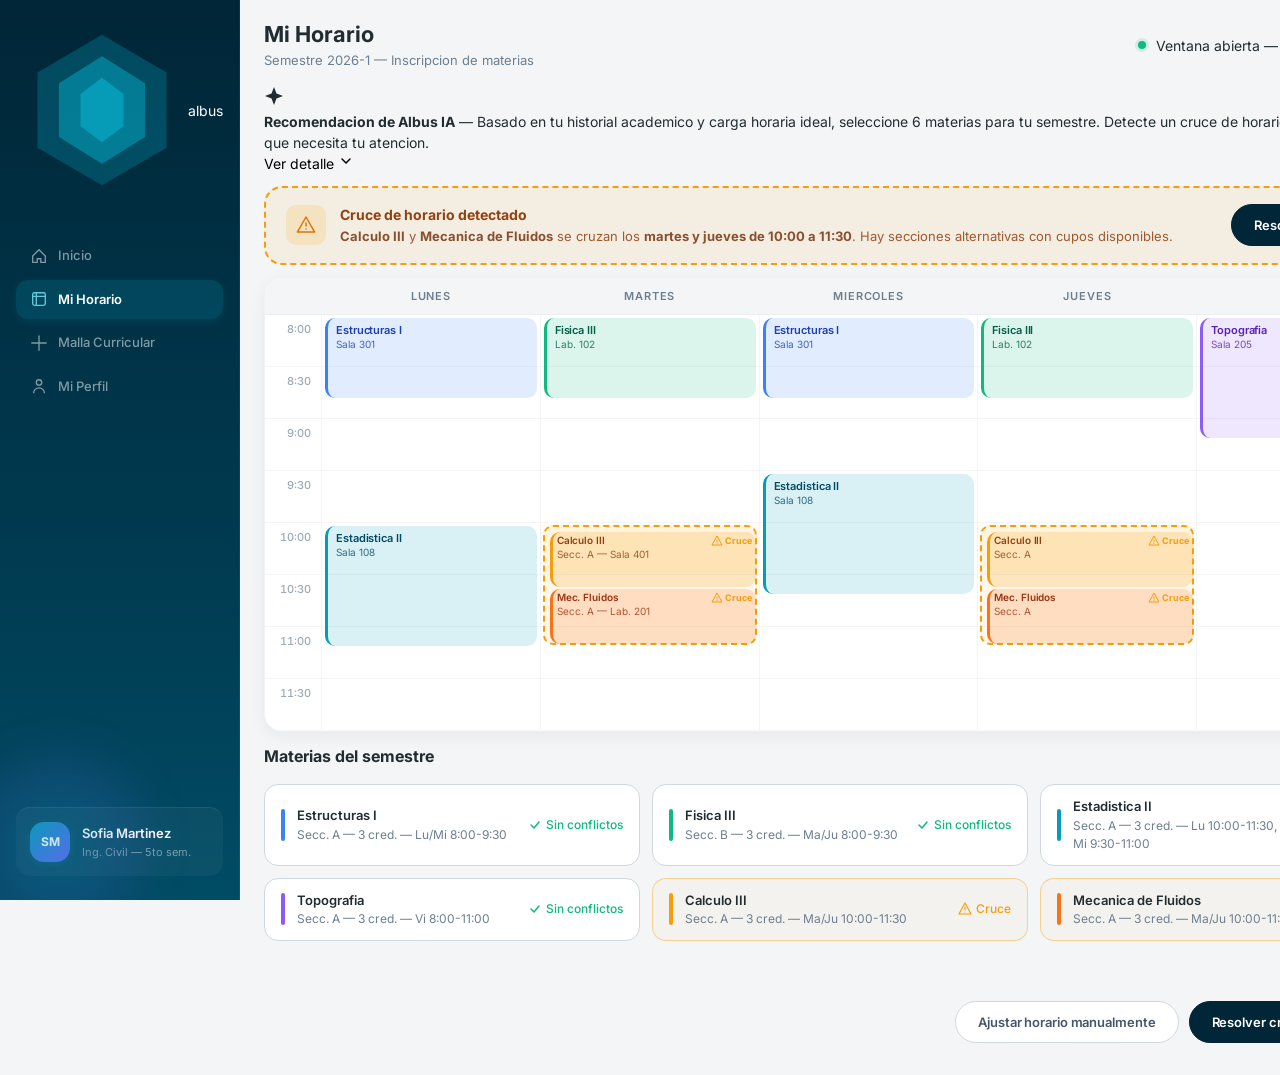
<file: prototype/screen1-desktop.html>
<!DOCTYPE html>
<html lang="es">
<head>
  <meta charset="UTF-8">
  <meta name="viewport" content="width=1440">
  <title>Pantalla 1 — Propuesta con Conflicto (Desktop)</title>
  <link href="https://fonts.googleapis.com/css2?family=Inter:wght@400;500;600;700&display=swap" rel="stylesheet">
  <link rel="stylesheet" href="styles.css">
  <style>
    body { background: #f4f5f6; }
    .screen-nav { display: none; }
    .screen { display: block; margin-top: 0; }
    .app-layout { min-height: 960px; width: 1440px; }
  </style>
</head>
<body>
  <div class="screen active" id="screen-1">
    <div class="app-layout">
      <aside class="sidebar">
        <div class="sidebar__logo">
          <svg class="sidebar__logo-icon" viewBox="0 0 32 32" fill="none" xmlns="http://www.w3.org/2000/svg">
            <path d="M16 2L28 9V23L16 30L4 23V9L16 2Z" fill="#069cb8" opacity="0.3"/>
            <path d="M16 6L24 11V21L16 26L8 21V11L16 6Z" fill="#069cb8" opacity="0.6"/>
            <path d="M16 10L20 13V19L16 22L12 19V13L16 10Z" fill="#069cb8"/>
          </svg>
          <span class="sidebar__logo-text">albus</span>
        </div>
        <nav class="sidebar__nav">
          <a href="#" class="sidebar__link">
            <svg width="20" height="20" viewBox="0 0 20 20" fill="none"><path d="M3 10L10 3L17 10V17H12V13H8V17H3V10Z" stroke="currentColor" stroke-width="1.5"/></svg>
            Inicio
          </a>
          <a href="#" class="sidebar__link active">
            <svg width="20" height="20" viewBox="0 0 20 20" fill="none"><rect x="3" y="3" width="14" height="14" rx="2" stroke="currentColor" stroke-width="1.5"/><path d="M3 7H17M7 3V17" stroke="currentColor" stroke-width="1.5"/></svg>
            Mi Horario
          </a>
          <a href="#" class="sidebar__link">
            <svg width="20" height="20" viewBox="0 0 20 20" fill="none"><path d="M10 2V18M2 10H18" stroke="currentColor" stroke-width="1.5" stroke-linecap="round"/></svg>
            Malla Curricular
          </a>
          <a href="#" class="sidebar__link">
            <svg width="20" height="20" viewBox="0 0 20 20" fill="none"><circle cx="10" cy="6" r="3" stroke="currentColor" stroke-width="1.5"/><path d="M4 18C4 14.6863 6.68629 12 10 12C13.3137 12 16 14.6863 16 18" stroke="currentColor" stroke-width="1.5"/></svg>
            Mi Perfil
          </a>
        </nav>
        <div class="sidebar__user">
          <div class="sidebar__avatar">SM</div>
          <div class="sidebar__user-info">
            <span class="sidebar__user-name">Sofia Martinez</span>
            <span class="sidebar__user-career">Ing. Civil — 5to sem.</span>
          </div>
        </div>
      </aside>
      <main class="main">
        <header class="topbar">
          <div class="topbar__left">
            <div>
              <h1 class="topbar__title">Mi Horario</h1>
              <p class="topbar__subtitle">Semestre 2026-1 — Inscripcion de materias</p>
            </div>
          </div>
          <div class="topbar__right">
            <div class="topbar__window">
              <div class="topbar__window-dot"></div>
              <span>Ventana abierta — Cierra hoy 12:00 PM</span>
            </div>
          </div>
        </header>
        <div class="ai-banner">
          <div class="ai-banner__icon">
            <svg width="20" height="20" viewBox="0 0 20 20" fill="none"><path d="M10 1L12.5 7.5L19 10L12.5 12.5L10 19L7.5 12.5L1 10L7.5 7.5L10 1Z" fill="currentColor"/></svg>
          </div>
          <div class="ai-banner__content">
            <p class="ai-banner__text"><strong>Recomendacion de Albus IA</strong> — Basado en tu historial academico y carga horaria ideal, seleccione 6 materias para tu semestre. <span class="ai-banner__conflict">Detecte un cruce de horario entre 2 materias que necesita tu atencion.</span></p>
          </div>
          <button class="ai-banner__details">Ver detalle <svg width="16" height="16" viewBox="0 0 16 16" fill="none"><path d="M4 6L8 10L12 6" stroke="currentColor" stroke-width="1.5" stroke-linecap="round"/></svg></button>
        </div>
        <div class="conflict-alert">
          <div class="conflict-alert__icon">
            <svg width="20" height="20" viewBox="0 0 20 20" fill="none"><path d="M10 2L18.66 17H1.34L10 2Z" stroke="currentColor" stroke-width="1.5" stroke-linejoin="round"/><path d="M10 8V11M10 14V14.01" stroke="currentColor" stroke-width="1.5" stroke-linecap="round"/></svg>
          </div>
          <div class="conflict-alert__content">
            <p class="conflict-alert__title">Cruce de horario detectado</p>
            <p class="conflict-alert__desc"><strong>Calculo III</strong> y <strong>Mecanica de Fluidos</strong> se cruzan los <strong>martes y jueves de 10:00 a 11:30</strong>. Hay secciones alternativas con cupos disponibles.</p>
          </div>
          <button class="btn btn--primary conflict-alert__cta">Resolver cruce <svg width="16" height="16" viewBox="0 0 16 16" fill="none"><path d="M6 4L10 8L6 12" stroke="currentColor" stroke-width="1.5" stroke-linecap="round"/></svg></button>
        </div>
        <div class="schedule">
          <div class="schedule__header">
            <div class="schedule__time-col"></div>
            <div class="schedule__day">Lunes</div>
            <div class="schedule__day">Martes</div>
            <div class="schedule__day">Miercoles</div>
            <div class="schedule__day">Jueves</div>
            <div class="schedule__day">Viernes</div>
          </div>
          <div class="schedule__body">
            <div class="schedule__row">
              <div class="schedule__time">8:00</div>
              <div class="schedule__cell"><div class="schedule__block schedule__block--blue" style="height:80px;"><span class="schedule__block-name">Estructuras I</span><span class="schedule__block-detail">Sala 301</span></div></div>
              <div class="schedule__cell"><div class="schedule__block schedule__block--green" style="height:80px;"><span class="schedule__block-name">Fisica III</span><span class="schedule__block-detail">Lab. 102</span></div></div>
              <div class="schedule__cell"><div class="schedule__block schedule__block--blue" style="height:80px;"><span class="schedule__block-name">Estructuras I</span><span class="schedule__block-detail">Sala 301</span></div></div>
              <div class="schedule__cell"><div class="schedule__block schedule__block--green" style="height:80px;"><span class="schedule__block-name">Fisica III</span><span class="schedule__block-detail">Lab. 102</span></div></div>
              <div class="schedule__cell"><div class="schedule__block schedule__block--purple" style="height:120px;"><span class="schedule__block-name">Topografia</span><span class="schedule__block-detail">Sala 205</span></div></div>
            </div>
            <div class="schedule__row"><div class="schedule__time">8:30</div><div class="schedule__cell"></div><div class="schedule__cell"></div><div class="schedule__cell"></div><div class="schedule__cell"></div><div class="schedule__cell"></div></div>
            <div class="schedule__row"><div class="schedule__time">9:00</div><div class="schedule__cell"></div><div class="schedule__cell"></div><div class="schedule__cell"></div><div class="schedule__cell"></div><div class="schedule__cell"></div></div>
            <div class="schedule__row">
              <div class="schedule__time">9:30</div>
              <div class="schedule__cell"></div>
              <div class="schedule__cell"></div>
              <div class="schedule__cell"><div class="schedule__block schedule__block--teal" style="height:120px;"><span class="schedule__block-name">Estadistica II</span><span class="schedule__block-detail">Sala 108</span></div></div>
              <div class="schedule__cell"></div>
              <div class="schedule__cell"></div>
            </div>
            <div class="schedule__row">
              <div class="schedule__time">10:00</div>
              <div class="schedule__cell"><div class="schedule__block schedule__block--teal" style="height:120px;"><span class="schedule__block-name">Estadistica II</span><span class="schedule__block-detail">Sala 108</span></div></div>
              <div class="schedule__cell schedule__cell--conflict">
                <div class="schedule__conflict-zone" style="height:120px;">
                  <div class="schedule__block schedule__block--conflict-a"><span class="schedule__block-name">Calculo III</span><span class="schedule__block-detail">Secc. A — Sala 401</span><span class="schedule__conflict-badge"><svg width="12" height="12" viewBox="0 0 12 12" fill="none"><path d="M6 1L11 10H1L6 1Z" stroke="currentColor" stroke-width="1" stroke-linejoin="round"/><path d="M6 5V7M6 8.5V8.51" stroke="currentColor" stroke-width="1" stroke-linecap="round"/></svg>Cruce</span></div>
                  <div class="schedule__block schedule__block--conflict-b"><span class="schedule__block-name">Mec. Fluidos</span><span class="schedule__block-detail">Secc. A — Lab. 201</span><span class="schedule__conflict-badge"><svg width="12" height="12" viewBox="0 0 12 12" fill="none"><path d="M6 1L11 10H1L6 1Z" stroke="currentColor" stroke-width="1" stroke-linejoin="round"/><path d="M6 5V7M6 8.5V8.51" stroke="currentColor" stroke-width="1" stroke-linecap="round"/></svg>Cruce</span></div>
                </div>
              </div>
              <div class="schedule__cell"></div>
              <div class="schedule__cell schedule__cell--conflict">
                <div class="schedule__conflict-zone" style="height:120px;">
                  <div class="schedule__block schedule__block--conflict-a"><span class="schedule__block-name">Calculo III</span><span class="schedule__block-detail">Secc. A</span><span class="schedule__conflict-badge"><svg width="12" height="12" viewBox="0 0 12 12" fill="none"><path d="M6 1L11 10H1L6 1Z" stroke="currentColor" stroke-width="1" stroke-linejoin="round"/><path d="M6 5V7M6 8.5V8.51" stroke="currentColor" stroke-width="1" stroke-linecap="round"/></svg>Cruce</span></div>
                  <div class="schedule__block schedule__block--conflict-b"><span class="schedule__block-name">Mec. Fluidos</span><span class="schedule__block-detail">Secc. A</span><span class="schedule__conflict-badge"><svg width="12" height="12" viewBox="0 0 12 12" fill="none"><path d="M6 1L11 10H1L6 1Z" stroke="currentColor" stroke-width="1" stroke-linejoin="round"/><path d="M6 5V7M6 8.5V8.51" stroke="currentColor" stroke-width="1" stroke-linecap="round"/></svg>Cruce</span></div>
                </div>
              </div>
              <div class="schedule__cell"></div>
            </div>
            <div class="schedule__row"><div class="schedule__time">10:30</div><div class="schedule__cell"></div><div class="schedule__cell"></div><div class="schedule__cell"></div><div class="schedule__cell"></div><div class="schedule__cell"></div></div>
            <div class="schedule__row"><div class="schedule__time">11:00</div><div class="schedule__cell"></div><div class="schedule__cell"></div><div class="schedule__cell"></div><div class="schedule__cell"></div><div class="schedule__cell"></div></div>
            <div class="schedule__row"><div class="schedule__time">11:30</div><div class="schedule__cell"></div><div class="schedule__cell"></div><div class="schedule__cell"></div><div class="schedule__cell"></div><div class="schedule__cell"></div></div>
          </div>
        </div>
        <div class="subjects-list">
          <h3 class="subjects-list__title">Materias del semestre</h3>
          <div class="subjects-list__grid">
            <div class="subject-card"><div class="subject-card__color subject-card__color--blue"></div><div class="subject-card__info"><span class="subject-card__name">Estructuras I</span><span class="subject-card__meta">Secc. A — 3 cred. — Lu/Mi 8:00-9:30</span></div><span class="subject-card__status subject-card__status--ok"><svg width="14" height="14" viewBox="0 0 14 14" fill="none"><path d="M3 7L6 10L11 4" stroke="currentColor" stroke-width="1.5" stroke-linecap="round" stroke-linejoin="round"/></svg>Sin conflictos</span></div>
            <div class="subject-card"><div class="subject-card__color subject-card__color--green"></div><div class="subject-card__info"><span class="subject-card__name">Fisica III</span><span class="subject-card__meta">Secc. B — 3 cred. — Ma/Ju 8:00-9:30</span></div><span class="subject-card__status subject-card__status--ok"><svg width="14" height="14" viewBox="0 0 14 14" fill="none"><path d="M3 7L6 10L11 4" stroke="currentColor" stroke-width="1.5" stroke-linecap="round" stroke-linejoin="round"/></svg>Sin conflictos</span></div>
            <div class="subject-card"><div class="subject-card__color subject-card__color--teal"></div><div class="subject-card__info"><span class="subject-card__name">Estadistica II</span><span class="subject-card__meta">Secc. A — 3 cred. — Lu 10:00-11:30, Mi 9:30-11:00</span></div><span class="subject-card__status subject-card__status--ok"><svg width="14" height="14" viewBox="0 0 14 14" fill="none"><path d="M3 7L6 10L11 4" stroke="currentColor" stroke-width="1.5" stroke-linecap="round" stroke-linejoin="round"/></svg>Sin conflictos</span></div>
            <div class="subject-card"><div class="subject-card__color subject-card__color--purple"></div><div class="subject-card__info"><span class="subject-card__name">Topografia</span><span class="subject-card__meta">Secc. A — 3 cred. — Vi 8:00-11:00</span></div><span class="subject-card__status subject-card__status--ok"><svg width="14" height="14" viewBox="0 0 14 14" fill="none"><path d="M3 7L6 10L11 4" stroke="currentColor" stroke-width="1.5" stroke-linecap="round" stroke-linejoin="round"/></svg>Sin conflictos</span></div>
            <div class="subject-card subject-card--conflict"><div class="subject-card__color subject-card__color--conflict-a"></div><div class="subject-card__info"><span class="subject-card__name">Calculo III</span><span class="subject-card__meta">Secc. A — 3 cred. — Ma/Ju 10:00-11:30</span></div><span class="subject-card__status subject-card__status--conflict"><svg width="14" height="14" viewBox="0 0 14 14" fill="none"><path d="M7 1L13 12H1L7 1Z" stroke="currentColor" stroke-width="1.2" stroke-linejoin="round"/><path d="M7 5V8M7 10V10.01" stroke="currentColor" stroke-width="1.2" stroke-linecap="round"/></svg>Cruce</span></div>
            <div class="subject-card subject-card--conflict"><div class="subject-card__color subject-card__color--conflict-b"></div><div class="subject-card__info"><span class="subject-card__name">Mecanica de Fluidos</span><span class="subject-card__meta">Secc. A — 3 cred. — Ma/Ju 10:00-11:30</span></div><span class="subject-card__status subject-card__status--conflict"><svg width="14" height="14" viewBox="0 0 14 14" fill="none"><path d="M7 1L13 12H1L7 1Z" stroke="currentColor" stroke-width="1.2" stroke-linejoin="round"/><path d="M7 5V8M7 10V10.01" stroke="currentColor" stroke-width="1.2" stroke-linecap="round"/></svg>Cruce</span></div>
          </div>
        </div>
        <div class="bottom-actions">
          <button class="btn btn--secondary">Ajustar horario manualmente</button>
          <button class="btn btn--primary">Resolver cruce de horario <svg width="16" height="16" viewBox="0 0 16 16" fill="none"><path d="M6 4L10 8L6 12" stroke="currentColor" stroke-width="1.5" stroke-linecap="round"/></svg></button>
        </div>
      </main>
    </div>
  </div>
</body>
</html>
</file>
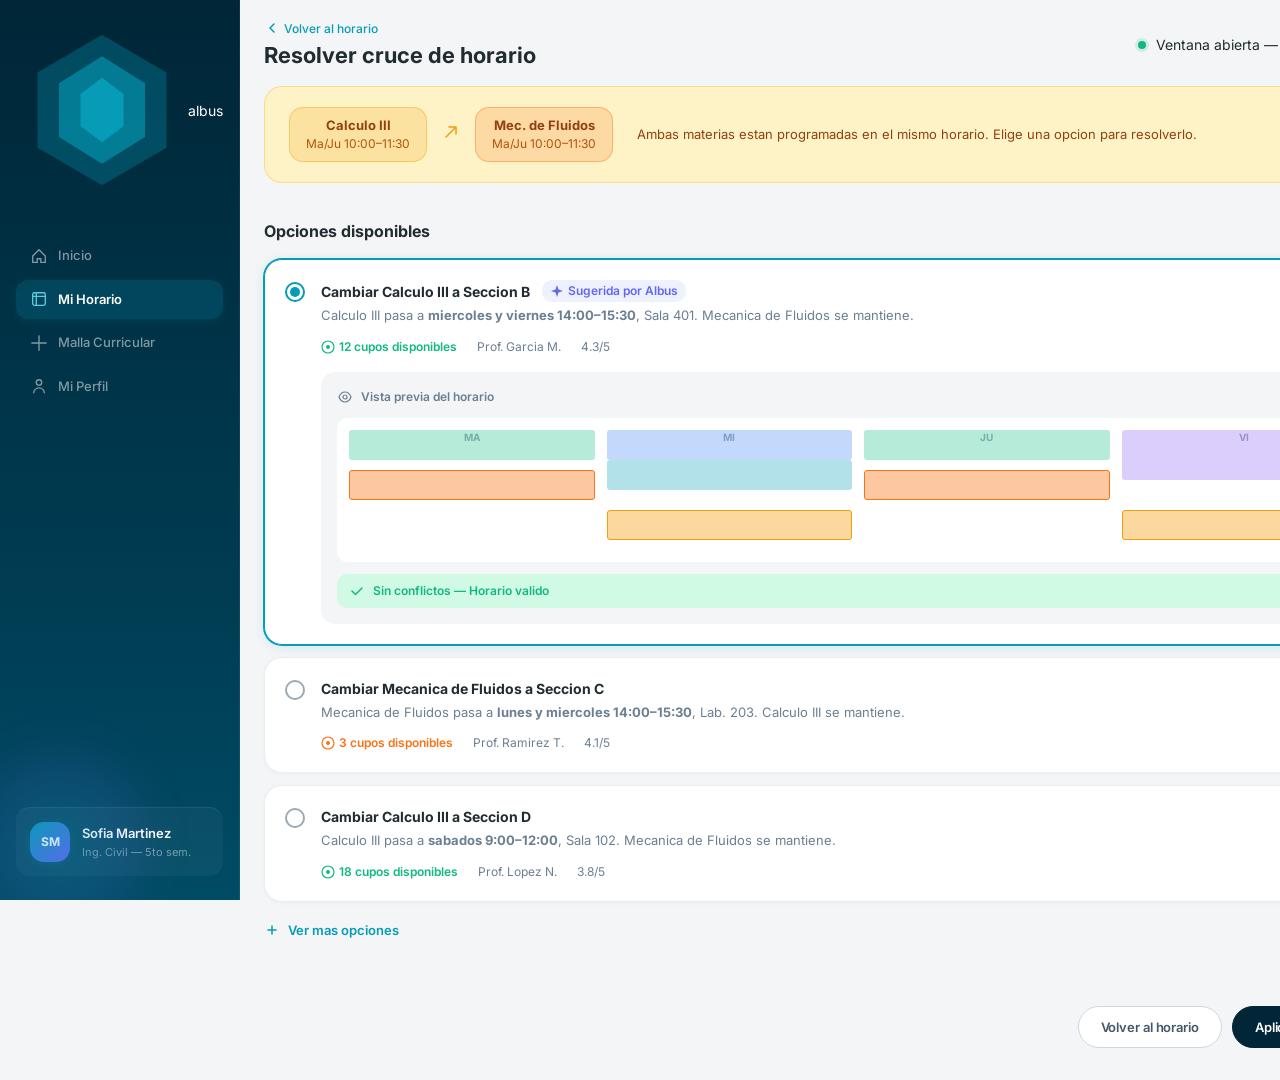
<file: prototype/screen2-desktop.html>
<!DOCTYPE html>
<html lang="es">
<head>
  <meta charset="UTF-8">
  <meta name="viewport" content="width=1440">
  <title>Pantalla 2 — Resolucion del Conflicto (Desktop)</title>
  <link href="https://fonts.googleapis.com/css2?family=Inter:wght@400;500;600;700&display=swap" rel="stylesheet">
  <link rel="stylesheet" href="styles.css">
  <style>
    body { background: #f4f5f6; }
    .screen-nav { display: none; }
    .screen { display: block; margin-top: 0; }
    .app-layout { min-height: 960px; width: 1440px; }
  </style>
</head>
<body>
  <div class="screen active" id="screen-2">
    <div class="app-layout">
      <aside class="sidebar">
        <div class="sidebar__logo">
          <svg class="sidebar__logo-icon" viewBox="0 0 32 32" fill="none"><path d="M16 2L28 9V23L16 30L4 23V9L16 2Z" fill="#069cb8" opacity="0.3"/><path d="M16 6L24 11V21L16 26L8 21V11L16 6Z" fill="#069cb8" opacity="0.6"/><path d="M16 10L20 13V19L16 22L12 19V13L16 10Z" fill="#069cb8"/></svg>
          <span class="sidebar__logo-text">albus</span>
        </div>
        <nav class="sidebar__nav">
          <a href="#" class="sidebar__link"><svg width="20" height="20" viewBox="0 0 20 20" fill="none"><path d="M3 10L10 3L17 10V17H12V13H8V17H3V10Z" stroke="currentColor" stroke-width="1.5"/></svg>Inicio</a>
          <a href="#" class="sidebar__link active"><svg width="20" height="20" viewBox="0 0 20 20" fill="none"><rect x="3" y="3" width="14" height="14" rx="2" stroke="currentColor" stroke-width="1.5"/><path d="M3 7H17M7 3V17" stroke="currentColor" stroke-width="1.5"/></svg>Mi Horario</a>
          <a href="#" class="sidebar__link"><svg width="20" height="20" viewBox="0 0 20 20" fill="none"><path d="M10 2V18M2 10H18" stroke="currentColor" stroke-width="1.5" stroke-linecap="round"/></svg>Malla Curricular</a>
          <a href="#" class="sidebar__link"><svg width="20" height="20" viewBox="0 0 20 20" fill="none"><circle cx="10" cy="6" r="3" stroke="currentColor" stroke-width="1.5"/><path d="M4 18C4 14.6863 6.68629 12 10 12C13.3137 12 16 14.6863 16 18" stroke="currentColor" stroke-width="1.5"/></svg>Mi Perfil</a>
        </nav>
        <div class="sidebar__user">
          <div class="sidebar__avatar">SM</div>
          <div class="sidebar__user-info">
            <span class="sidebar__user-name">Sofia Martinez</span>
            <span class="sidebar__user-career">Ing. Civil — 5to sem.</span>
          </div>
        </div>
      </aside>

      <main class="main">
        <header class="topbar">
          <div class="topbar__left">
            <div>
              <button class="topbar__back">
                <svg width="16" height="16" viewBox="0 0 16 16" fill="none"><path d="M10 4L6 8L10 12" stroke="currentColor" stroke-width="1.5" stroke-linecap="round"/></svg>
                Volver al horario
              </button>
              <h1 class="topbar__title">Resolver cruce de horario</h1>
            </div>
          </div>
          <div class="topbar__right">
            <div class="topbar__window">
              <div class="topbar__window-dot"></div>
              <span>Ventana abierta — Cierra hoy 12:00 PM</span>
            </div>
          </div>
        </header>

        <!-- Conflict Summary -->
        <div class="conflict-summary">
          <div class="conflict-summary__visual">
            <div class="conflict-summary__block conflict-summary__block--a">
              <span class="conflict-summary__name">Calculo III</span>
              <span class="conflict-summary__time">Ma/Ju 10:00–11:30</span>
            </div>
            <div class="conflict-summary__divider">
              <svg width="24" height="24" viewBox="0 0 24 24" fill="none"><path d="M7 17L17 7M17 7H10M17 7V14" stroke="currentColor" stroke-width="1.5" stroke-linecap="round" stroke-linejoin="round"/></svg>
            </div>
            <div class="conflict-summary__block conflict-summary__block--b">
              <span class="conflict-summary__name">Mec. de Fluidos</span>
              <span class="conflict-summary__time">Ma/Ju 10:00–11:30</span>
            </div>
          </div>
          <p class="conflict-summary__text">Ambas materias estan programadas en el mismo horario. Elige una opcion para resolverlo.</p>
        </div>

        <!-- Resolution Options -->
        <div class="resolution">
          <h2 class="resolution__title">Opciones disponibles</h2>

          <!-- Option A -->
          <div class="resolution__option resolution__option--recommended" id="optionA">
            <div class="resolution__option-header">
              <div class="resolution__option-radio">
                <input type="radio" name="resolution" id="resA" checked>
                <label for="resA"></label>
              </div>
              <div class="resolution__option-info">
                <div class="resolution__option-title-row">
                  <span class="resolution__option-title">Cambiar Calculo III a Seccion B</span>
                  <span class="resolution__ai-badge">
                    <svg width="14" height="14" viewBox="0 0 14 14" fill="none"><path d="M7 1L8.5 5.5L13 7L8.5 8.5L7 13L5.5 8.5L1 7L5.5 5.5L7 1Z" fill="currentColor"/></svg>
                    Sugerida por Albus
                  </span>
                </div>
                <p class="resolution__option-desc">Calculo III pasa a <strong>miercoles y viernes 14:00–15:30</strong>, Sala 401. Mecanica de Fluidos se mantiene.</p>
              </div>
            </div>
            <div class="resolution__option-meta">
              <span class="resolution__seats resolution__seats--available">
                <svg width="14" height="14" viewBox="0 0 14 14" fill="none"><circle cx="7" cy="7" r="6" stroke="currentColor" stroke-width="1.2"/><circle cx="7" cy="7" r="2" fill="currentColor"/></svg>
                12 cupos disponibles
              </span>
              <span class="resolution__prof">Prof. Garcia M.</span>
              <span class="resolution__rating">4.3/5</span>
            </div>
            <!-- Preview -->
            <div class="resolution__preview">
              <div class="resolution__preview-header">
                <svg width="16" height="16" viewBox="0 0 16 16" fill="none"><path d="M2 8C2 8 4 3 8 3C12 3 14 8 14 8C14 8 12 13 8 13C4 13 2 8 2 8Z" stroke="currentColor" stroke-width="1.2"/><circle cx="8" cy="8" r="2" stroke="currentColor" stroke-width="1.2"/></svg>
                Vista previa del horario
              </div>
              <div class="resolution__preview-mini">
                <div class="mini-schedule">
                  <div class="mini-schedule__day">
                    <span class="mini-schedule__label">Ma</span>
                    <div class="mini-block mini-block--green" style="top: 0; height: 30px;" title="Fisica III 8:00-9:30"></div>
                    <div class="mini-block mini-block--conflict-b" style="top: 40px; height: 30px;" title="Mec. Fluidos 10:00-11:30"></div>
                  </div>
                  <div class="mini-schedule__day">
                    <span class="mini-schedule__label">Mi</span>
                    <div class="mini-block mini-block--blue" style="top: 0; height: 30px;" title="Estructuras I 8:00-9:30"></div>
                    <div class="mini-block mini-block--teal" style="top: 30px; height: 30px;" title="Estadistica II 9:30-11:00"></div>
                    <div class="mini-block mini-block--conflict-a" style="top: 80px; height: 30px;" title="Calculo III 14:00-15:30"></div>
                  </div>
                  <div class="mini-schedule__day">
                    <span class="mini-schedule__label">Ju</span>
                    <div class="mini-block mini-block--green" style="top: 0; height: 30px;" title="Fisica III 8:00-9:30"></div>
                    <div class="mini-block mini-block--conflict-b" style="top: 40px; height: 30px;" title="Mec. Fluidos 10:00-11:30"></div>
                  </div>
                  <div class="mini-schedule__day">
                    <span class="mini-schedule__label">Vi</span>
                    <div class="mini-block mini-block--purple" style="top: 0; height: 50px;" title="Topografia 8:00-11:00"></div>
                    <div class="mini-block mini-block--conflict-a" style="top: 80px; height: 30px;" title="Calculo III 14:00-15:30"></div>
                  </div>
                </div>
              </div>
              <div class="resolution__validation resolution__validation--ok">
                <svg width="16" height="16" viewBox="0 0 16 16" fill="none"><path d="M3 8L6.5 11.5L13 5" stroke="currentColor" stroke-width="1.5" stroke-linecap="round" stroke-linejoin="round"/></svg>
                Sin conflictos — Horario valido
              </div>
            </div>
          </div>

          <!-- Option B -->
          <div class="resolution__option" id="optionB">
            <div class="resolution__option-header">
              <div class="resolution__option-radio">
                <input type="radio" name="resolution" id="resB">
                <label for="resB"></label>
              </div>
              <div class="resolution__option-info">
                <span class="resolution__option-title">Cambiar Mecanica de Fluidos a Seccion C</span>
                <p class="resolution__option-desc">Mecanica de Fluidos pasa a <strong>lunes y miercoles 14:00–15:30</strong>, Lab. 203. Calculo III se mantiene.</p>
              </div>
            </div>
            <div class="resolution__option-meta">
              <span class="resolution__seats resolution__seats--low">
                <svg width="14" height="14" viewBox="0 0 14 14" fill="none"><circle cx="7" cy="7" r="6" stroke="currentColor" stroke-width="1.2"/><circle cx="7" cy="7" r="2" fill="currentColor"/></svg>
                3 cupos disponibles
              </span>
              <span class="resolution__prof">Prof. Ramirez T.</span>
              <span class="resolution__rating">4.1/5</span>
            </div>
          </div>

          <!-- Option C -->
          <div class="resolution__option" id="optionC">
            <div class="resolution__option-header">
              <div class="resolution__option-radio">
                <input type="radio" name="resolution" id="resC">
                <label for="resC"></label>
              </div>
              <div class="resolution__option-info">
                <span class="resolution__option-title">Cambiar Calculo III a Seccion D</span>
                <p class="resolution__option-desc">Calculo III pasa a <strong>sabados 9:00–12:00</strong>, Sala 102. Mecanica de Fluidos se mantiene.</p>
              </div>
            </div>
            <div class="resolution__option-meta">
              <span class="resolution__seats resolution__seats--available">
                <svg width="14" height="14" viewBox="0 0 14 14" fill="none"><circle cx="7" cy="7" r="6" stroke="currentColor" stroke-width="1.2"/><circle cx="7" cy="7" r="2" fill="currentColor"/></svg>
                18 cupos disponibles
              </span>
              <span class="resolution__prof">Prof. Lopez N.</span>
              <span class="resolution__rating">3.8/5</span>
            </div>
          </div>

          <button class="resolution__more">
            <svg width="16" height="16" viewBox="0 0 16 16" fill="none"><path d="M8 4V12M4 8H12" stroke="currentColor" stroke-width="1.5" stroke-linecap="round"/></svg>
            Ver mas opciones
          </button>
        </div>

        <!-- Bottom Actions -->
        <div class="bottom-actions">
          <button class="btn btn--secondary">Volver al horario</button>
          <button class="btn btn--primary">
            Aplicar y continuar
            <svg width="16" height="16" viewBox="0 0 16 16" fill="none"><path d="M6 4L10 8L6 12" stroke="currentColor" stroke-width="1.5" stroke-linecap="round"/></svg>
          </button>
        </div>
      </main>
    </div>
  </div>
</body>
</html>
</file>
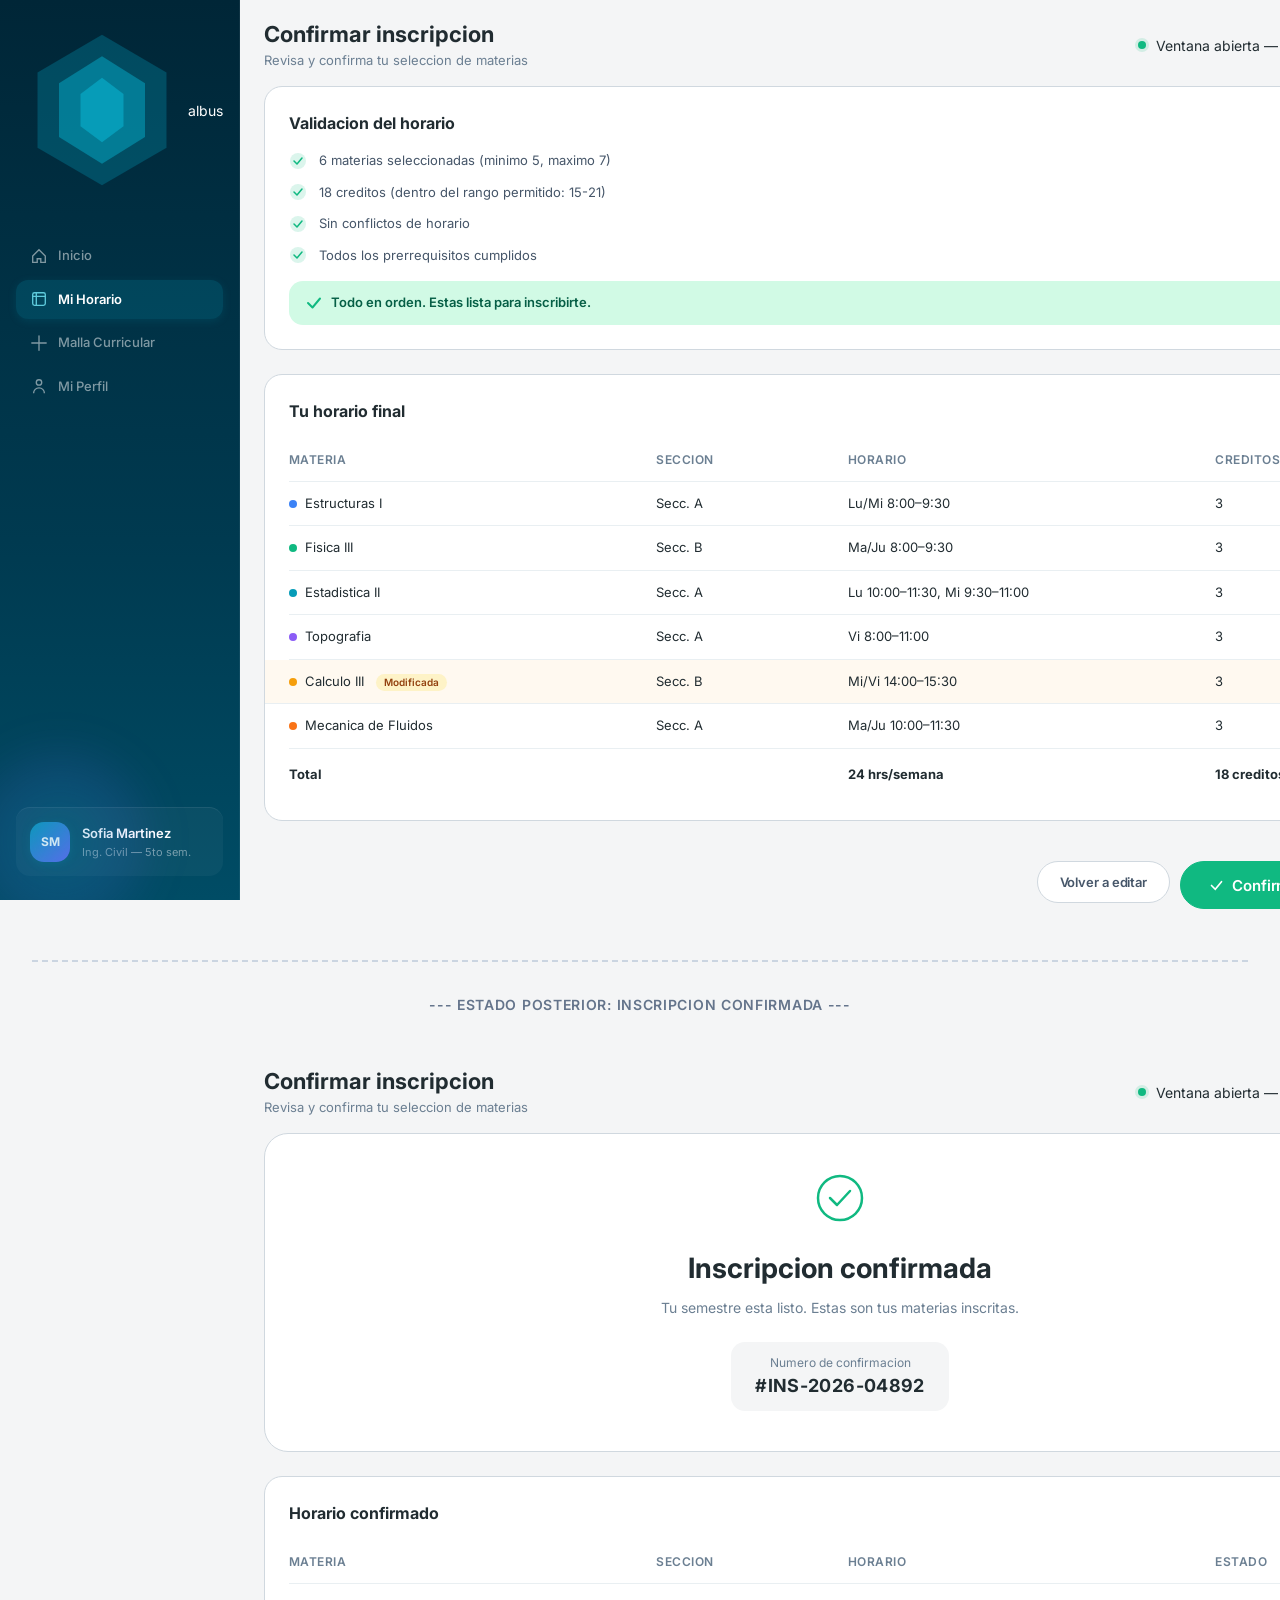
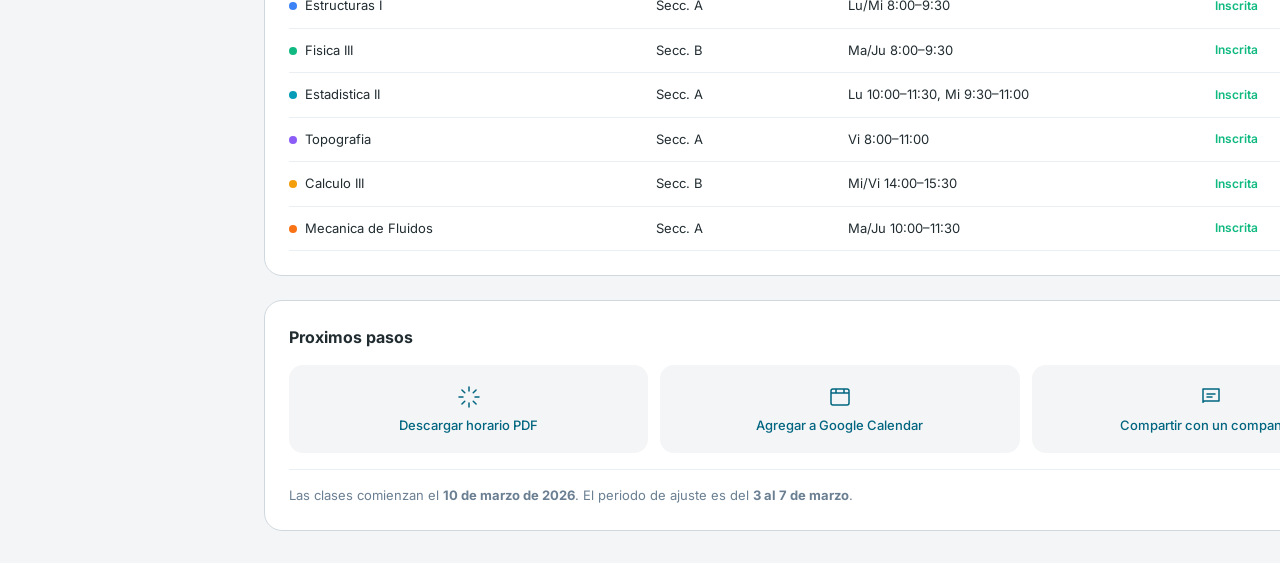
<file: prototype/screen3-desktop.html>
<!DOCTYPE html>
<html lang="es">
<head>
  <meta charset="UTF-8">
  <meta name="viewport" content="width=1440">
  <title>Pantalla 3 — Confirmacion Exito (Desktop)</title>
  <link href="https://fonts.googleapis.com/css2?family=Inter:wght@400;500;600;700&display=swap" rel="stylesheet">
  <link rel="stylesheet" href="styles.css">
  <style>
    body { background: #f4f5f6; }
    .screen-nav { display: none; }
    .screen { display: block; margin-top: 0; }
    .app-layout { min-height: 960px; width: 1440px; }
    .state-divider {
      text-align: center;
      padding: 32px 0;
      margin: 0 32px;
      border-top: 2px dashed #cbd5e1;
      color: #64748b;
      font-size: 14px;
      font-weight: 600;
      letter-spacing: 0.05em;
      text-transform: uppercase;
    }
  </style>
</head>
<body>

  <!-- =============================== -->
  <!-- STATE 1: Pre-Confirmation       -->
  <!-- =============================== -->
  <div class="screen active" id="screen-3-pre">
    <div class="app-layout">
      <aside class="sidebar">
        <div class="sidebar__logo">
          <svg class="sidebar__logo-icon" viewBox="0 0 32 32" fill="none"><path d="M16 2L28 9V23L16 30L4 23V9L16 2Z" fill="#069cb8" opacity="0.3"/><path d="M16 6L24 11V21L16 26L8 21V11L16 6Z" fill="#069cb8" opacity="0.6"/><path d="M16 10L20 13V19L16 22L12 19V13L16 10Z" fill="#069cb8"/></svg>
          <span class="sidebar__logo-text">albus</span>
        </div>
        <nav class="sidebar__nav">
          <a href="#" class="sidebar__link"><svg width="20" height="20" viewBox="0 0 20 20" fill="none"><path d="M3 10L10 3L17 10V17H12V13H8V17H3V10Z" stroke="currentColor" stroke-width="1.5"/></svg>Inicio</a>
          <a href="#" class="sidebar__link active"><svg width="20" height="20" viewBox="0 0 20 20" fill="none"><rect x="3" y="3" width="14" height="14" rx="2" stroke="currentColor" stroke-width="1.5"/><path d="M3 7H17M7 3V17" stroke="currentColor" stroke-width="1.5"/></svg>Mi Horario</a>
          <a href="#" class="sidebar__link"><svg width="20" height="20" viewBox="0 0 20 20" fill="none"><path d="M10 2V18M2 10H18" stroke="currentColor" stroke-width="1.5" stroke-linecap="round"/></svg>Malla Curricular</a>
          <a href="#" class="sidebar__link"><svg width="20" height="20" viewBox="0 0 20 20" fill="none"><circle cx="10" cy="6" r="3" stroke="currentColor" stroke-width="1.5"/><path d="M4 18C4 14.6863 6.68629 12 10 12C13.3137 12 16 14.6863 16 18" stroke="currentColor" stroke-width="1.5"/></svg>Mi Perfil</a>
        </nav>
        <div class="sidebar__user">
          <div class="sidebar__avatar">SM</div>
          <div class="sidebar__user-info">
            <span class="sidebar__user-name">Sofia Martinez</span>
            <span class="sidebar__user-career">Ing. Civil — 5to sem.</span>
          </div>
        </div>
      </aside>

      <main class="main">
        <header class="topbar">
          <div class="topbar__left">
            <div>
              <h1 class="topbar__title">Confirmar inscripcion</h1>
              <p class="topbar__subtitle">Revisa y confirma tu seleccion de materias</p>
            </div>
          </div>
          <div class="topbar__right">
            <div class="topbar__window">
              <div class="topbar__window-dot"></div>
              <span>Ventana abierta — Cierra hoy 12:00 PM</span>
            </div>
          </div>
        </header>

        <!-- Pre-confirmation state -->
        <div class="confirm-pre" id="confirmPre">
          <!-- Validation Checklist -->
          <div class="validation-checklist">
            <h3 class="validation-checklist__title">Validacion del horario</h3>
            <div class="validation-checklist__items">
              <div class="validation-checklist__item validation-checklist__item--pass">
                <svg width="18" height="18" viewBox="0 0 18 18" fill="none"><circle cx="9" cy="9" r="8" fill="#10B981" opacity="0.15"/><path d="M5 9L8 12L13 6" stroke="#10B981" stroke-width="1.5" stroke-linecap="round" stroke-linejoin="round"/></svg>
                <span>6 materias seleccionadas (minimo 5, maximo 7)</span>
              </div>
              <div class="validation-checklist__item validation-checklist__item--pass">
                <svg width="18" height="18" viewBox="0 0 18 18" fill="none"><circle cx="9" cy="9" r="8" fill="#10B981" opacity="0.15"/><path d="M5 9L8 12L13 6" stroke="#10B981" stroke-width="1.5" stroke-linecap="round" stroke-linejoin="round"/></svg>
                <span>18 creditos (dentro del rango permitido: 15-21)</span>
              </div>
              <div class="validation-checklist__item validation-checklist__item--pass">
                <svg width="18" height="18" viewBox="0 0 18 18" fill="none"><circle cx="9" cy="9" r="8" fill="#10B981" opacity="0.15"/><path d="M5 9L8 12L13 6" stroke="#10B981" stroke-width="1.5" stroke-linecap="round" stroke-linejoin="round"/></svg>
                <span>Sin conflictos de horario</span>
              </div>
              <div class="validation-checklist__item validation-checklist__item--pass">
                <svg width="18" height="18" viewBox="0 0 18 18" fill="none"><circle cx="9" cy="9" r="8" fill="#10B981" opacity="0.15"/><path d="M5 9L8 12L13 6" stroke="#10B981" stroke-width="1.5" stroke-linecap="round" stroke-linejoin="round"/></svg>
                <span>Todos los prerrequisitos cumplidos</span>
              </div>
            </div>
            <div class="validation-checklist__result">
              <svg width="18" height="18" viewBox="0 0 18 18" fill="none"><path d="M3 9L7.5 13.5L15 4.5" stroke="#10B981" stroke-width="2" stroke-linecap="round" stroke-linejoin="round"/></svg>
              Todo en orden. Estas lista para inscribirte.
            </div>
          </div>

          <!-- Final Schedule Summary -->
          <div class="final-summary">
            <h3 class="final-summary__title">Tu horario final</h3>
            <div class="final-summary__table">
              <div class="final-summary__row final-summary__row--header">
                <span>Materia</span>
                <span>Seccion</span>
                <span>Horario</span>
                <span>Creditos</span>
              </div>
              <div class="final-summary__row">
                <span><span class="final-summary__dot final-summary__dot--blue"></span>Estructuras I</span>
                <span>Secc. A</span>
                <span>Lu/Mi 8:00–9:30</span>
                <span>3</span>
              </div>
              <div class="final-summary__row">
                <span><span class="final-summary__dot final-summary__dot--green"></span>Fisica III</span>
                <span>Secc. B</span>
                <span>Ma/Ju 8:00–9:30</span>
                <span>3</span>
              </div>
              <div class="final-summary__row">
                <span><span class="final-summary__dot final-summary__dot--teal"></span>Estadistica II</span>
                <span>Secc. A</span>
                <span>Lu 10:00–11:30, Mi 9:30–11:00</span>
                <span>3</span>
              </div>
              <div class="final-summary__row">
                <span><span class="final-summary__dot final-summary__dot--purple"></span>Topografia</span>
                <span>Secc. A</span>
                <span>Vi 8:00–11:00</span>
                <span>3</span>
              </div>
              <div class="final-summary__row final-summary__row--changed">
                <span><span class="final-summary__dot final-summary__dot--conflict-a"></span>Calculo III <span class="final-summary__changed-badge">Modificada</span></span>
                <span>Secc. B</span>
                <span>Mi/Vi 14:00–15:30</span>
                <span>3</span>
              </div>
              <div class="final-summary__row">
                <span><span class="final-summary__dot final-summary__dot--conflict-b"></span>Mecanica de Fluidos</span>
                <span>Secc. A</span>
                <span>Ma/Ju 10:00–11:30</span>
                <span>3</span>
              </div>
              <div class="final-summary__row final-summary__row--total">
                <span>Total</span>
                <span></span>
                <span>24 hrs/semana</span>
                <span>18 creditos</span>
              </div>
            </div>
          </div>

          <!-- Actions -->
          <div class="bottom-actions">
            <button class="btn btn--secondary">Volver a editar</button>
            <button class="btn btn--confirm">
              <svg width="18" height="18" viewBox="0 0 18 18" fill="none"><path d="M3 9L7.5 13.5L15 4.5" stroke="currentColor" stroke-width="2" stroke-linecap="round"/></svg>
              Confirmar inscripcion
            </button>
          </div>
        </div>
      </main>
    </div>
  </div>

  <!-- =============================== -->
  <!-- DIVIDER BETWEEN STATES          -->
  <!-- =============================== -->
  <div class="state-divider">--- Estado posterior: Inscripcion confirmada ---</div>

  <!-- =============================== -->
  <!-- STATE 2: Success Confirmation   -->
  <!-- =============================== -->
  <div class="screen active" id="screen-3-success">
    <div class="app-layout">
      <aside class="sidebar">
        <div class="sidebar__logo">
          <svg class="sidebar__logo-icon" viewBox="0 0 32 32" fill="none"><path d="M16 2L28 9V23L16 30L4 23V9L16 2Z" fill="#069cb8" opacity="0.3"/><path d="M16 6L24 11V21L16 26L8 21V11L16 6Z" fill="#069cb8" opacity="0.6"/><path d="M16 10L20 13V19L16 22L12 19V13L16 10Z" fill="#069cb8"/></svg>
          <span class="sidebar__logo-text">albus</span>
        </div>
        <nav class="sidebar__nav">
          <a href="#" class="sidebar__link"><svg width="20" height="20" viewBox="0 0 20 20" fill="none"><path d="M3 10L10 3L17 10V17H12V13H8V17H3V10Z" stroke="currentColor" stroke-width="1.5"/></svg>Inicio</a>
          <a href="#" class="sidebar__link active"><svg width="20" height="20" viewBox="0 0 20 20" fill="none"><rect x="3" y="3" width="14" height="14" rx="2" stroke="currentColor" stroke-width="1.5"/><path d="M3 7H17M7 3V17" stroke="currentColor" stroke-width="1.5"/></svg>Mi Horario</a>
          <a href="#" class="sidebar__link"><svg width="20" height="20" viewBox="0 0 20 20" fill="none"><path d="M10 2V18M2 10H18" stroke="currentColor" stroke-width="1.5" stroke-linecap="round"/></svg>Malla Curricular</a>
          <a href="#" class="sidebar__link"><svg width="20" height="20" viewBox="0 0 20 20" fill="none"><circle cx="10" cy="6" r="3" stroke="currentColor" stroke-width="1.5"/><path d="M4 18C4 14.6863 6.68629 12 10 12C13.3137 12 16 14.6863 16 18" stroke="currentColor" stroke-width="1.5"/></svg>Mi Perfil</a>
        </nav>
        <div class="sidebar__user">
          <div class="sidebar__avatar">SM</div>
          <div class="sidebar__user-info">
            <span class="sidebar__user-name">Sofia Martinez</span>
            <span class="sidebar__user-career">Ing. Civil — 5to sem.</span>
          </div>
        </div>
      </aside>

      <main class="main">
        <header class="topbar">
          <div class="topbar__left">
            <div>
              <h1 class="topbar__title">Confirmar inscripcion</h1>
              <p class="topbar__subtitle">Revisa y confirma tu seleccion de materias</p>
            </div>
          </div>
          <div class="topbar__right">
            <div class="topbar__window">
              <div class="topbar__window-dot"></div>
              <span>Ventana abierta — Cierra hoy 12:00 PM</span>
            </div>
          </div>
        </header>

        <!-- Success State -->
        <div class="confirm-success" id="confirmSuccess" style="display: block;">
          <div class="success-card">
            <div class="success-card__icon">
              <svg width="48" height="48" viewBox="0 0 48 48" fill="none">
                <circle cx="24" cy="24" r="22" stroke="#10B981" stroke-width="2.5"/>
                <path d="M14 24L21 31L34 17" stroke="#10B981" stroke-width="2.5" stroke-linecap="round" stroke-linejoin="round"/>
              </svg>
            </div>
            <h2 class="success-card__title">Inscripcion confirmada</h2>
            <p class="success-card__subtitle">Tu semestre esta listo. Estas son tus materias inscritas.</p>
            <div class="success-card__folio">
              <span>Numero de confirmacion</span>
              <strong>#INS-2026-04892</strong>
            </div>
          </div>

          <div class="final-summary" style="margin-top: 24px;">
            <h3 class="final-summary__title">Horario confirmado</h3>
            <div class="final-summary__table">
              <div class="final-summary__row final-summary__row--header">
                <span>Materia</span>
                <span>Seccion</span>
                <span>Horario</span>
                <span>Estado</span>
              </div>
              <div class="final-summary__row">
                <span><span class="final-summary__dot final-summary__dot--blue"></span>Estructuras I</span>
                <span>Secc. A</span>
                <span>Lu/Mi 8:00–9:30</span>
                <span class="final-summary__enrolled">Inscrita</span>
              </div>
              <div class="final-summary__row">
                <span><span class="final-summary__dot final-summary__dot--green"></span>Fisica III</span>
                <span>Secc. B</span>
                <span>Ma/Ju 8:00–9:30</span>
                <span class="final-summary__enrolled">Inscrita</span>
              </div>
              <div class="final-summary__row">
                <span><span class="final-summary__dot final-summary__dot--teal"></span>Estadistica II</span>
                <span>Secc. A</span>
                <span>Lu 10:00–11:30, Mi 9:30–11:00</span>
                <span class="final-summary__enrolled">Inscrita</span>
              </div>
              <div class="final-summary__row">
                <span><span class="final-summary__dot final-summary__dot--purple"></span>Topografia</span>
                <span>Secc. A</span>
                <span>Vi 8:00–11:00</span>
                <span class="final-summary__enrolled">Inscrita</span>
              </div>
              <div class="final-summary__row">
                <span><span class="final-summary__dot final-summary__dot--conflict-a"></span>Calculo III</span>
                <span>Secc. B</span>
                <span>Mi/Vi 14:00–15:30</span>
                <span class="final-summary__enrolled">Inscrita</span>
              </div>
              <div class="final-summary__row">
                <span><span class="final-summary__dot final-summary__dot--conflict-b"></span>Mecanica de Fluidos</span>
                <span>Secc. A</span>
                <span>Ma/Ju 10:00–11:30</span>
                <span class="final-summary__enrolled">Inscrita</span>
              </div>
            </div>
          </div>

          <!-- Next Steps -->
          <div class="next-steps">
            <h3 class="next-steps__title">Proximos pasos</h3>
            <div class="next-steps__grid">
              <button class="next-steps__card">
                <svg width="24" height="24" viewBox="0 0 24 24" fill="none"><path d="M12 2V6M12 18V22M6 12H2M22 12H18M19.07 4.93L16.24 7.76M7.76 16.24L4.93 19.07M19.07 19.07L16.24 16.24M7.76 7.76L4.93 4.93" stroke="currentColor" stroke-width="1.5" stroke-linecap="round"/></svg>
                <span>Descargar horario PDF</span>
              </button>
              <button class="next-steps__card">
                <svg width="24" height="24" viewBox="0 0 24 24" fill="none"><rect x="3" y="4" width="18" height="16" rx="2" stroke="currentColor" stroke-width="1.5"/><path d="M3 8H21M8 4V8M16 4V8" stroke="currentColor" stroke-width="1.5"/></svg>
                <span>Agregar a Google Calendar</span>
              </button>
              <button class="next-steps__card">
                <svg width="24" height="24" viewBox="0 0 24 24" fill="none"><path d="M4 4H20V16H5.17L4 17.17V4Z" stroke="currentColor" stroke-width="1.5" stroke-linejoin="round"/><path d="M8 9H16M8 12H13" stroke="currentColor" stroke-width="1.5" stroke-linecap="round"/></svg>
                <span>Compartir con un companero</span>
              </button>
            </div>
            <p class="next-steps__info">Las clases comienzan el <strong>10 de marzo de 2026</strong>. El periodo de ajuste es del <strong>3 al 7 de marzo</strong>.</p>
          </div>
        </div>
      </main>
    </div>
  </div>
</body>
</html>
</file>
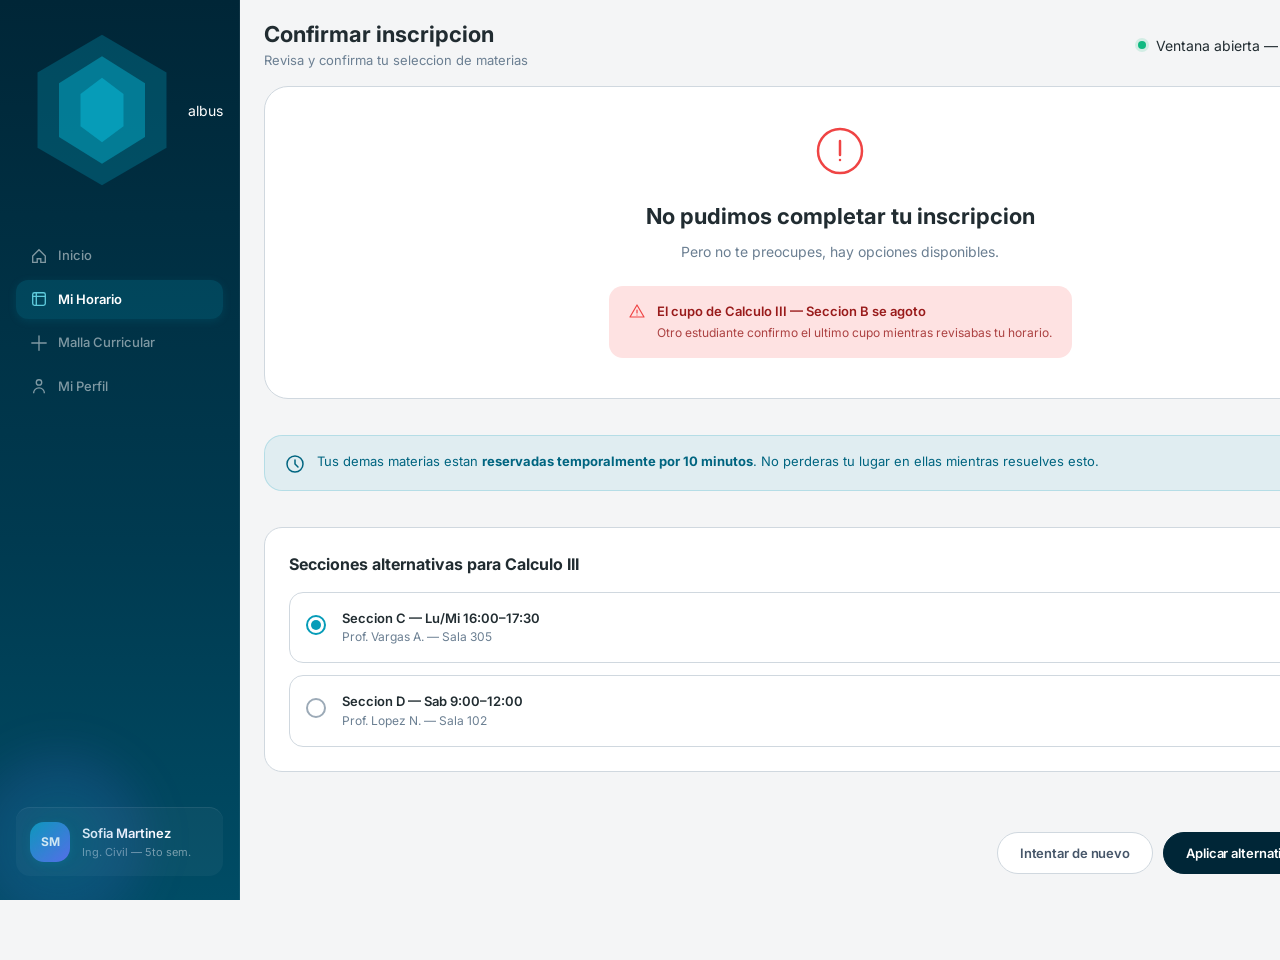
<file: prototype/screen4-desktop.html>
<!DOCTYPE html>
<html lang="es">
<head>
  <meta charset="UTF-8">
  <meta name="viewport" content="width=1440">
  <title>Pantalla 4 — Confirmacion Error (Desktop)</title>
  <link href="https://fonts.googleapis.com/css2?family=Inter:wght@400;500;600;700&display=swap" rel="stylesheet">
  <link rel="stylesheet" href="styles.css">
  <style>
    body { background: #f4f5f6; }
    .screen-nav { display: none; }
    .screen { display: block; margin-top: 0; }
    .app-layout { min-height: 960px; width: 1440px; }
  </style>
</head>
<body>
  <div class="screen active" id="screen-4">
    <div class="app-layout">
      <aside class="sidebar">
        <div class="sidebar__logo">
          <svg class="sidebar__logo-icon" viewBox="0 0 32 32" fill="none"><path d="M16 2L28 9V23L16 30L4 23V9L16 2Z" fill="#069cb8" opacity="0.3"/><path d="M16 6L24 11V21L16 26L8 21V11L16 6Z" fill="#069cb8" opacity="0.6"/><path d="M16 10L20 13V19L16 22L12 19V13L16 10Z" fill="#069cb8"/></svg>
          <span class="sidebar__logo-text">albus</span>
        </div>
        <nav class="sidebar__nav">
          <a href="#" class="sidebar__link"><svg width="20" height="20" viewBox="0 0 20 20" fill="none"><path d="M3 10L10 3L17 10V17H12V13H8V17H3V10Z" stroke="currentColor" stroke-width="1.5"/></svg>Inicio</a>
          <a href="#" class="sidebar__link active"><svg width="20" height="20" viewBox="0 0 20 20" fill="none"><rect x="3" y="3" width="14" height="14" rx="2" stroke="currentColor" stroke-width="1.5"/><path d="M3 7H17M7 3V17" stroke="currentColor" stroke-width="1.5"/></svg>Mi Horario</a>
          <a href="#" class="sidebar__link"><svg width="20" height="20" viewBox="0 0 20 20" fill="none"><path d="M10 2V18M2 10H18" stroke="currentColor" stroke-width="1.5" stroke-linecap="round"/></svg>Malla Curricular</a>
          <a href="#" class="sidebar__link"><svg width="20" height="20" viewBox="0 0 20 20" fill="none"><circle cx="10" cy="6" r="3" stroke="currentColor" stroke-width="1.5"/><path d="M4 18C4 14.6863 6.68629 12 10 12C13.3137 12 16 14.6863 16 18" stroke="currentColor" stroke-width="1.5"/></svg>Mi Perfil</a>
        </nav>
        <div class="sidebar__user">
          <div class="sidebar__avatar">SM</div>
          <div class="sidebar__user-info">
            <span class="sidebar__user-name">Sofia Martinez</span>
            <span class="sidebar__user-career">Ing. Civil — 5to sem.</span>
          </div>
        </div>
      </aside>

      <main class="main">
        <header class="topbar">
          <div class="topbar__left">
            <div>
              <h1 class="topbar__title">Confirmar inscripcion</h1>
              <p class="topbar__subtitle">Revisa y confirma tu seleccion de materias</p>
            </div>
          </div>
          <div class="topbar__right">
            <div class="topbar__window">
              <div class="topbar__window-dot"></div>
              <span>Ventana abierta — Cierra hoy 12:00 PM</span>
            </div>
          </div>
        </header>

        <!-- Error State -->
        <div class="error-card">
          <div class="error-card__icon">
            <svg width="48" height="48" viewBox="0 0 48 48" fill="none">
              <circle cx="24" cy="24" r="22" stroke="#EF4444" stroke-width="2.5"/>
              <path d="M24 14V28M24 33V33.01" stroke="#EF4444" stroke-width="2.5" stroke-linecap="round"/>
            </svg>
          </div>
          <h2 class="error-card__title">No pudimos completar tu inscripcion</h2>
          <p class="error-card__subtitle">Pero no te preocupes, hay opciones disponibles.</p>
          <div class="error-card__detail">
            <div class="error-card__detail-icon">
              <svg width="16" height="16" viewBox="0 0 16 16" fill="none"><path d="M8 1L15 13H1L8 1Z" stroke="currentColor" stroke-width="1.2" stroke-linejoin="round"/><path d="M8 6V9M8 11V11.01" stroke="currentColor" stroke-width="1.2" stroke-linecap="round"/></svg>
            </div>
            <div>
              <p class="error-card__detail-title">El cupo de Calculo III — Seccion B se agoto</p>
              <p class="error-card__detail-desc">Otro estudiante confirmo el ultimo cupo mientras revisabas tu horario.</p>
            </div>
          </div>
        </div>

        <!-- Reassurance -->
        <div class="reassurance">
          <svg width="20" height="20" viewBox="0 0 20 20" fill="none"><path d="M10 2C14.4183 2 18 5.58172 18 10C18 14.4183 14.4183 18 10 18C5.58172 18 2 14.4183 2 10C2 5.58172 5.58172 2 10 2Z" stroke="currentColor" stroke-width="1.5"/><path d="M10 6V10L13 13" stroke="currentColor" stroke-width="1.5" stroke-linecap="round"/></svg>
          <p>Tus demas materias estan <strong>reservadas temporalmente por 10 minutos</strong>. No perderas tu lugar en ellas mientras resuelves esto.</p>
        </div>

        <!-- Quick alternatives -->
        <div class="error-alternatives">
          <h3 class="error-alternatives__title">Secciones alternativas para Calculo III</h3>
          <div class="error-alternatives__list">
            <div class="error-alternatives__item">
              <div class="error-alternatives__radio">
                <input type="radio" name="errorRes" id="errA" checked>
                <label for="errA"></label>
              </div>
              <div class="error-alternatives__info">
                <span class="error-alternatives__name">Seccion C — Lu/Mi 16:00–17:30</span>
                <span class="error-alternatives__meta">Prof. Vargas A. — Sala 305</span>
              </div>
              <span class="resolution__seats resolution__seats--available">8 cupos</span>
            </div>
            <div class="error-alternatives__item">
              <div class="error-alternatives__radio">
                <input type="radio" name="errorRes" id="errB">
                <label for="errB"></label>
              </div>
              <div class="error-alternatives__info">
                <span class="error-alternatives__name">Seccion D — Sab 9:00–12:00</span>
                <span class="error-alternatives__meta">Prof. Lopez N. — Sala 102</span>
              </div>
              <span class="resolution__seats resolution__seats--available">18 cupos</span>
            </div>
          </div>
        </div>

        <!-- Actions -->
        <div class="bottom-actions">
          <button class="btn btn--secondary">Intentar de nuevo</button>
          <button class="btn btn--primary">
            Aplicar alternativa y confirmar
            <svg width="16" height="16" viewBox="0 0 16 16" fill="none"><path d="M6 4L10 8L6 12" stroke="currentColor" stroke-width="1.5" stroke-linecap="round"/></svg>
          </button>
        </div>
      </main>
    </div>
  </div>
</body>
</html>
</file>
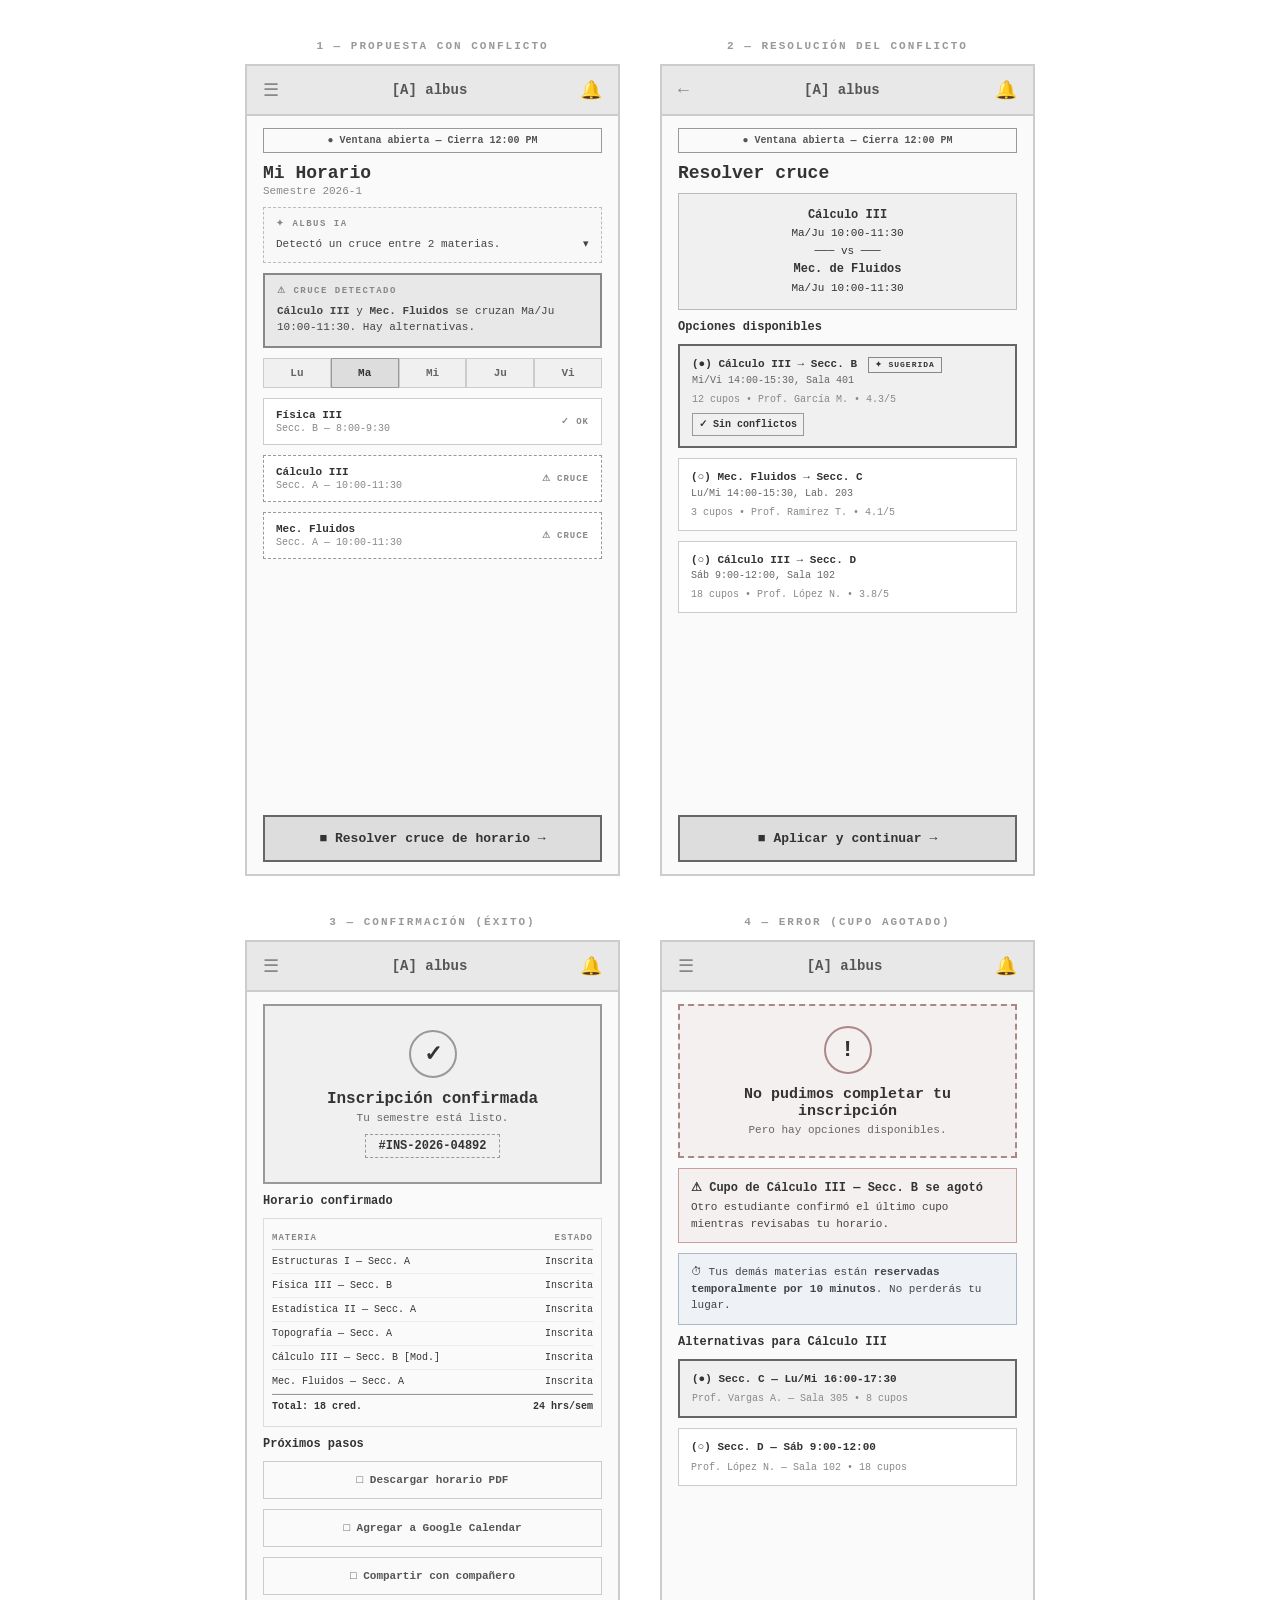
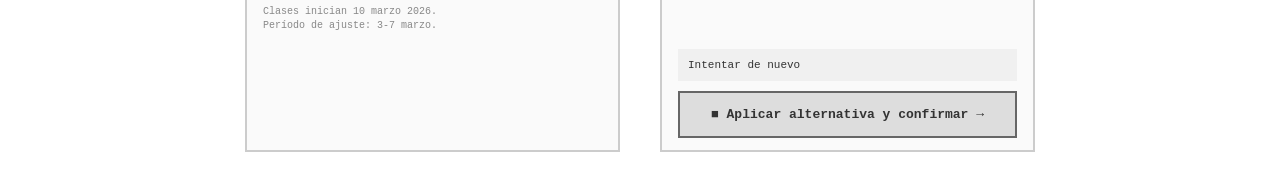
<file: prototype/wireframes-mobile.html>
<!DOCTYPE html>
<html lang="es">
<head>
  <meta charset="UTF-8">
  <meta name="viewport" content="width=375">
  <title>Wireframes Mobile Lo-Fi — Albus Enrollment Flow</title>
  <style>
    * { margin: 0; padding: 0; box-sizing: border-box; }
    body { font-family: 'Courier New', monospace; background: #fff; color: #333; display: flex; flex-wrap: wrap; gap: 40px; padding: 40px; justify-content: center; }

    .page-wrapper {
      display: flex;
      flex-direction: column;
      align-items: center;
      gap: 12px;
    }
    .page-label {
      font-size: 11px;
      font-weight: bold;
      text-transform: uppercase;
      letter-spacing: 2px;
      color: #999;
    }

    .wireframe {
      width: 375px;
      height: 812px;
      border: 2px solid #ccc;
      background: #fafafa;
      display: flex;
      flex-direction: column;
      overflow: hidden;
      position: relative;
    }

    /* Mobile Header */
    .wf-header {
      height: 50px;
      background: #e8e8e8;
      border-bottom: 2px solid #ccc;
      display: flex;
      align-items: center;
      justify-content: space-between;
      padding: 0 16px;
      flex-shrink: 0;
    }
    .wf-header-logo {
      font-size: 14px;
      font-weight: bold;
      color: #555;
    }
    .wf-header-icon {
      font-size: 18px;
      color: #888;
    }

    /* Content area */
    .wf-content {
      flex: 1;
      padding: 12px 16px;
      display: flex;
      flex-direction: column;
      gap: 10px;
      overflow-y: auto;
    }

    /* Status pill */
    .wf-status {
      padding: 6px 12px;
      border: 1.5px solid #999;
      font-size: 10px;
      font-weight: bold;
      text-align: center;
      color: #555;
    }

    /* Title */
    .wf-title {
      font-size: 18px;
      font-weight: bold;
      color: #333;
    }
    .wf-subtitle {
      font-size: 11px;
      color: #888;
      margin-top: 2px;
    }

    /* Box components */
    .wf-box {
      border: 1.5px solid #bbb;
      padding: 10px 12px;
      background: #f0f0f0;
      font-size: 11px;
      line-height: 1.5;
      color: #444;
    }
    .wf-box--highlight {
      border-color: #888;
      border-width: 2px;
      background: #e8e8e8;
    }
    .wf-box--dashed {
      border-style: dashed;
      background: #f8f8f8;
    }
    .wf-box--calm {
      background: #eef2f7;
      border-color: #aab8c8;
    }
    .wf-box--error {
      background: #f5f0f0;
      border-color: #c8a0a0;
    }
    .wf-box-label {
      font-size: 9px;
      text-transform: uppercase;
      letter-spacing: 1.5px;
      color: #888;
      font-weight: bold;
      margin-bottom: 4px;
    }
    .wf-box-title {
      font-weight: bold;
      font-size: 12px;
      color: #333;
      margin-bottom: 2px;
    }

    /* Day tabs */
    .wf-tabs {
      display: flex;
      gap: 0;
    }
    .wf-tab {
      flex: 1;
      text-align: center;
      padding: 8px 0;
      font-size: 11px;
      font-weight: bold;
      border: 1px solid #ccc;
      background: #f0f0f0;
      color: #666;
    }
    .wf-tab--active {
      background: #ddd;
      border-color: #999;
      color: #333;
    }

    /* Subject cards */
    .wf-card {
      border: 1.5px solid #ccc;
      padding: 10px 12px;
      display: flex;
      justify-content: space-between;
      align-items: center;
      font-size: 11px;
      background: #fff;
    }
    .wf-card--conflict {
      border-style: dashed;
      border-color: #999;
    }
    .wf-card-name {
      font-weight: bold;
      color: #333;
    }
    .wf-card-meta {
      font-size: 10px;
      color: #888;
      margin-top: 2px;
    }
    .wf-card-status {
      font-size: 9px;
      text-transform: uppercase;
      letter-spacing: 1px;
      font-weight: bold;
      color: #888;
      white-space: nowrap;
    }

    /* Option cards */
    .wf-option {
      border: 1.5px solid #ccc;
      padding: 10px 12px;
      font-size: 11px;
      background: #fff;
      line-height: 1.5;
    }
    .wf-option--selected {
      border-color: #666;
      border-width: 2.5px;
      background: #f0f0f0;
    }
    .wf-option-title {
      font-weight: bold;
      color: #333;
    }
    .wf-option-desc {
      color: #666;
      font-size: 10px;
    }
    .wf-option-meta {
      color: #888;
      font-size: 10px;
      margin-top: 4px;
    }
    .wf-ai-badge {
      display: inline-block;
      font-size: 8px;
      text-transform: uppercase;
      letter-spacing: 1px;
      border: 1px solid #888;
      padding: 1px 6px;
      margin-left: 4px;
    }
    .wf-validation {
      font-size: 10px;
      font-weight: bold;
      margin-top: 6px;
      padding: 3px 6px;
      border: 1px solid #999;
      display: inline-block;
    }

    /* CTA button */
    .wf-cta {
      padding: 14px;
      border: 2px solid #666;
      background: #ddd;
      text-align: center;
      font-size: 13px;
      font-weight: bold;
      color: #333;
      flex-shrink: 0;
    }
    .wf-cta--secondary {
      background: #f0f0f0;
      border-color: #aaa;
      font-size: 11px;
      padding: 10px;
    }

    /* Success */
    .wf-success {
      text-align: center;
      padding: 24px 16px;
      border: 2.5px solid #999;
      background: #f0f0f0;
    }
    .wf-success-icon {
      width: 48px;
      height: 48px;
      border: 2.5px solid #999;
      border-radius: 50%;
      margin: 0 auto 12px;
      display: flex;
      align-items: center;
      justify-content: center;
      font-size: 22px;
      font-weight: bold;
    }
    .wf-success h2 {
      font-size: 16px;
      margin-bottom: 4px;
    }
    .wf-success p {
      font-size: 11px;
      color: #666;
    }
    .wf-folio {
      margin-top: 10px;
      padding: 4px 12px;
      border: 1.5px dashed #999;
      display: inline-block;
      font-size: 12px;
      font-weight: bold;
    }

    /* Error */
    .wf-error {
      text-align: center;
      padding: 20px 16px;
      border: 2.5px dashed #a88;
      background: #f5f0f0;
    }
    .wf-error-icon {
      width: 48px;
      height: 48px;
      border: 2.5px solid #a88;
      border-radius: 50%;
      margin: 0 auto 12px;
      display: flex;
      align-items: center;
      justify-content: center;
      font-size: 22px;
      font-weight: bold;
    }
    .wf-error h2 {
      font-size: 15px;
      margin-bottom: 4px;
    }
    .wf-error p {
      font-size: 11px;
      color: #666;
    }

    /* Table rows */
    .wf-table-row {
      display: flex;
      justify-content: space-between;
      padding: 6px 0;
      border-bottom: 1px solid #eee;
      font-size: 10px;
    }
    .wf-table-row--header {
      font-weight: bold;
      font-size: 9px;
      text-transform: uppercase;
      letter-spacing: 1px;
      color: #888;
      border-bottom: 1.5px solid #ccc;
    }
    .wf-table-row--total {
      font-weight: bold;
      border-top: 1.5px solid #999;
      border-bottom: none;
    }

    /* Next step buttons */
    .wf-nextstep {
      border: 1.5px solid #ccc;
      padding: 12px;
      text-align: center;
      font-size: 11px;
      font-weight: bold;
      color: #555;
    }

    /* Conflict summary mobile */
    .wf-conflict-vs {
      text-align: center;
      padding: 12px;
      border: 1.5px solid #bbb;
      background: #f0f0f0;
      font-size: 11px;
      line-height: 1.6;
    }
    .wf-conflict-vs strong {
      font-size: 12px;
    }

    .wf-back {
      font-size: 11px;
      color: #888;
    }

    .wf-info {
      font-size: 10px;
      color: #888;
      line-height: 1.4;
    }

    .wf-spacer { flex: 1; }
  </style>
</head>
<body>

  <!-- ================================ -->
  <!-- SCREEN 1: Propuesta con Conflicto -->
  <!-- ================================ -->
  <div class="page-wrapper">
    <div class="page-label">1 — Propuesta con Conflicto</div>
    <div class="wireframe">
      <div class="wf-header">
        <span class="wf-header-icon">☰</span>
        <span class="wf-header-logo">[A] albus</span>
        <span class="wf-header-icon">🔔</span>
      </div>
      <div class="wf-content">
        <div class="wf-status">● Ventana abierta — Cierra 12:00 PM</div>
        <div>
          <div class="wf-title">Mi Horario</div>
          <div class="wf-subtitle">Semestre 2026-1</div>
        </div>
        <div class="wf-box wf-box--dashed">
          <div class="wf-box-label">✦ Albus IA</div>
          Detectó un cruce entre 2 materias. <span style="float:right;">▾</span>
        </div>
        <div class="wf-box wf-box--highlight">
          <div class="wf-box-label">⚠ Cruce detectado</div>
          <b>Cálculo III</b> y <b>Mec. Fluidos</b> se cruzan Ma/Ju 10:00-11:30. Hay alternativas.
        </div>

        <div class="wf-tabs">
          <div class="wf-tab">Lu</div>
          <div class="wf-tab wf-tab--active">Ma</div>
          <div class="wf-tab">Mi</div>
          <div class="wf-tab">Ju</div>
          <div class="wf-tab">Vi</div>
        </div>

        <div class="wf-card">
          <div><div class="wf-card-name">Física III</div><div class="wf-card-meta">Secc. B — 8:00-9:30</div></div>
          <span class="wf-card-status">✓ OK</span>
        </div>
        <div class="wf-card wf-card--conflict">
          <div><div class="wf-card-name">Cálculo III</div><div class="wf-card-meta">Secc. A — 10:00-11:30</div></div>
          <span class="wf-card-status">⚠ CRUCE</span>
        </div>
        <div class="wf-card wf-card--conflict">
          <div><div class="wf-card-name">Mec. Fluidos</div><div class="wf-card-meta">Secc. A — 10:00-11:30</div></div>
          <span class="wf-card-status">⚠ CRUCE</span>
        </div>

        <div class="wf-spacer"></div>
        <div class="wf-cta">■ Resolver cruce de horario →</div>
      </div>
    </div>
  </div>

  <!-- ================================ -->
  <!-- SCREEN 2: Resolucion             -->
  <!-- ================================ -->
  <div class="page-wrapper">
    <div class="page-label">2 — Resolución del Conflicto</div>
    <div class="wireframe">
      <div class="wf-header">
        <span class="wf-header-icon">←</span>
        <span class="wf-header-logo">[A] albus</span>
        <span class="wf-header-icon">🔔</span>
      </div>
      <div class="wf-content">
        <div class="wf-status">● Ventana abierta — Cierra 12:00 PM</div>
        <div class="wf-title">Resolver cruce</div>

        <div class="wf-conflict-vs">
          <strong>Cálculo III</strong><br>Ma/Ju 10:00-11:30<br>
          ─── vs ───<br>
          <strong>Mec. de Fluidos</strong><br>Ma/Ju 10:00-11:30
        </div>

        <div style="font-weight:bold; font-size:12px;">Opciones disponibles</div>

        <div class="wf-option wf-option--selected">
          <div class="wf-option-title">(●) Cálculo III → Secc. B <span class="wf-ai-badge">✦ Sugerida</span></div>
          <div class="wf-option-desc">Mi/Vi 14:00-15:30, Sala 401</div>
          <div class="wf-option-meta">12 cupos • Prof. García M. • 4.3/5</div>
          <div class="wf-validation">✓ Sin conflictos</div>
        </div>

        <div class="wf-option">
          <div class="wf-option-title">(○) Mec. Fluidos → Secc. C</div>
          <div class="wf-option-desc">Lu/Mi 14:00-15:30, Lab. 203</div>
          <div class="wf-option-meta">3 cupos • Prof. Ramírez T. • 4.1/5</div>
        </div>

        <div class="wf-option">
          <div class="wf-option-title">(○) Cálculo III → Secc. D</div>
          <div class="wf-option-desc">Sáb 9:00-12:00, Sala 102</div>
          <div class="wf-option-meta">18 cupos • Prof. López N. • 3.8/5</div>
        </div>

        <div class="wf-spacer"></div>
        <div class="wf-cta">■ Aplicar y continuar →</div>
      </div>
    </div>
  </div>

  <!-- ================================ -->
  <!-- SCREEN 3: Confirmacion Exito     -->
  <!-- ================================ -->
  <div class="page-wrapper">
    <div class="page-label">3 — Confirmación (Éxito)</div>
    <div class="wireframe">
      <div class="wf-header">
        <span class="wf-header-icon">☰</span>
        <span class="wf-header-logo">[A] albus</span>
        <span class="wf-header-icon">🔔</span>
      </div>
      <div class="wf-content">
        <div class="wf-success">
          <div class="wf-success-icon">✓</div>
          <h2>Inscripción confirmada</h2>
          <p>Tu semestre está listo.</p>
          <div class="wf-folio">#INS-2026-04892</div>
        </div>

        <div style="font-weight:bold; font-size:12px;">Horario confirmado</div>

        <div style="border: 1px solid #ddd; padding: 8px;">
          <div class="wf-table-row wf-table-row--header">
            <span>Materia</span><span>Estado</span>
          </div>
          <div class="wf-table-row"><span>Estructuras I — Secc. A</span><span>Inscrita</span></div>
          <div class="wf-table-row"><span>Física III — Secc. B</span><span>Inscrita</span></div>
          <div class="wf-table-row"><span>Estadística II — Secc. A</span><span>Inscrita</span></div>
          <div class="wf-table-row"><span>Topografía — Secc. A</span><span>Inscrita</span></div>
          <div class="wf-table-row"><span>Cálculo III — Secc. B [Mod.]</span><span>Inscrita</span></div>
          <div class="wf-table-row"><span>Mec. Fluidos — Secc. A</span><span>Inscrita</span></div>
          <div class="wf-table-row wf-table-row--total"><span>Total: 18 cred.</span><span>24 hrs/sem</span></div>
        </div>

        <div style="font-weight:bold; font-size:12px;">Próximos pasos</div>
        <div class="wf-nextstep">□ Descargar horario PDF</div>
        <div class="wf-nextstep">□ Agregar a Google Calendar</div>
        <div class="wf-nextstep">□ Compartir con compañero</div>

        <div class="wf-info">Clases inician 10 marzo 2026.<br>Período de ajuste: 3-7 marzo.</div>
      </div>
    </div>
  </div>

  <!-- ================================ -->
  <!-- SCREEN 4: Error                  -->
  <!-- ================================ -->
  <div class="page-wrapper">
    <div class="page-label">4 — Error (Cupo agotado)</div>
    <div class="wireframe">
      <div class="wf-header">
        <span class="wf-header-icon">☰</span>
        <span class="wf-header-logo">[A] albus</span>
        <span class="wf-header-icon">🔔</span>
      </div>
      <div class="wf-content">
        <div class="wf-error">
          <div class="wf-error-icon">!</div>
          <h2>No pudimos completar tu inscripción</h2>
          <p>Pero hay opciones disponibles.</p>
        </div>

        <div class="wf-box wf-box--error">
          <div class="wf-box-title">⚠ Cupo de Cálculo III — Secc. B se agotó</div>
          Otro estudiante confirmó el último cupo mientras revisabas tu horario.
        </div>

        <div class="wf-box wf-box--calm">
          ⏱ Tus demás materias están <b>reservadas temporalmente por 10 minutos</b>. No perderás tu lugar.
        </div>

        <div style="font-weight:bold; font-size:12px;">Alternativas para Cálculo III</div>

        <div class="wf-option wf-option--selected">
          <div class="wf-option-title">(●) Secc. C — Lu/Mi 16:00-17:30</div>
          <div class="wf-option-meta">Prof. Vargas A. — Sala 305 • 8 cupos</div>
        </div>

        <div class="wf-option">
          <div class="wf-option-title">(○) Secc. D — Sáb 9:00-12:00</div>
          <div class="wf-option-meta">Prof. López N. — Sala 102 • 18 cupos</div>
        </div>

        <div class="wf-spacer"></div>
        <div class="wf-cta--secondary">Intentar de nuevo</div>
        <div class="wf-cta">■ Aplicar alternativa y confirmar →</div>
      </div>
    </div>
  </div>

</body>
</html>
</file>
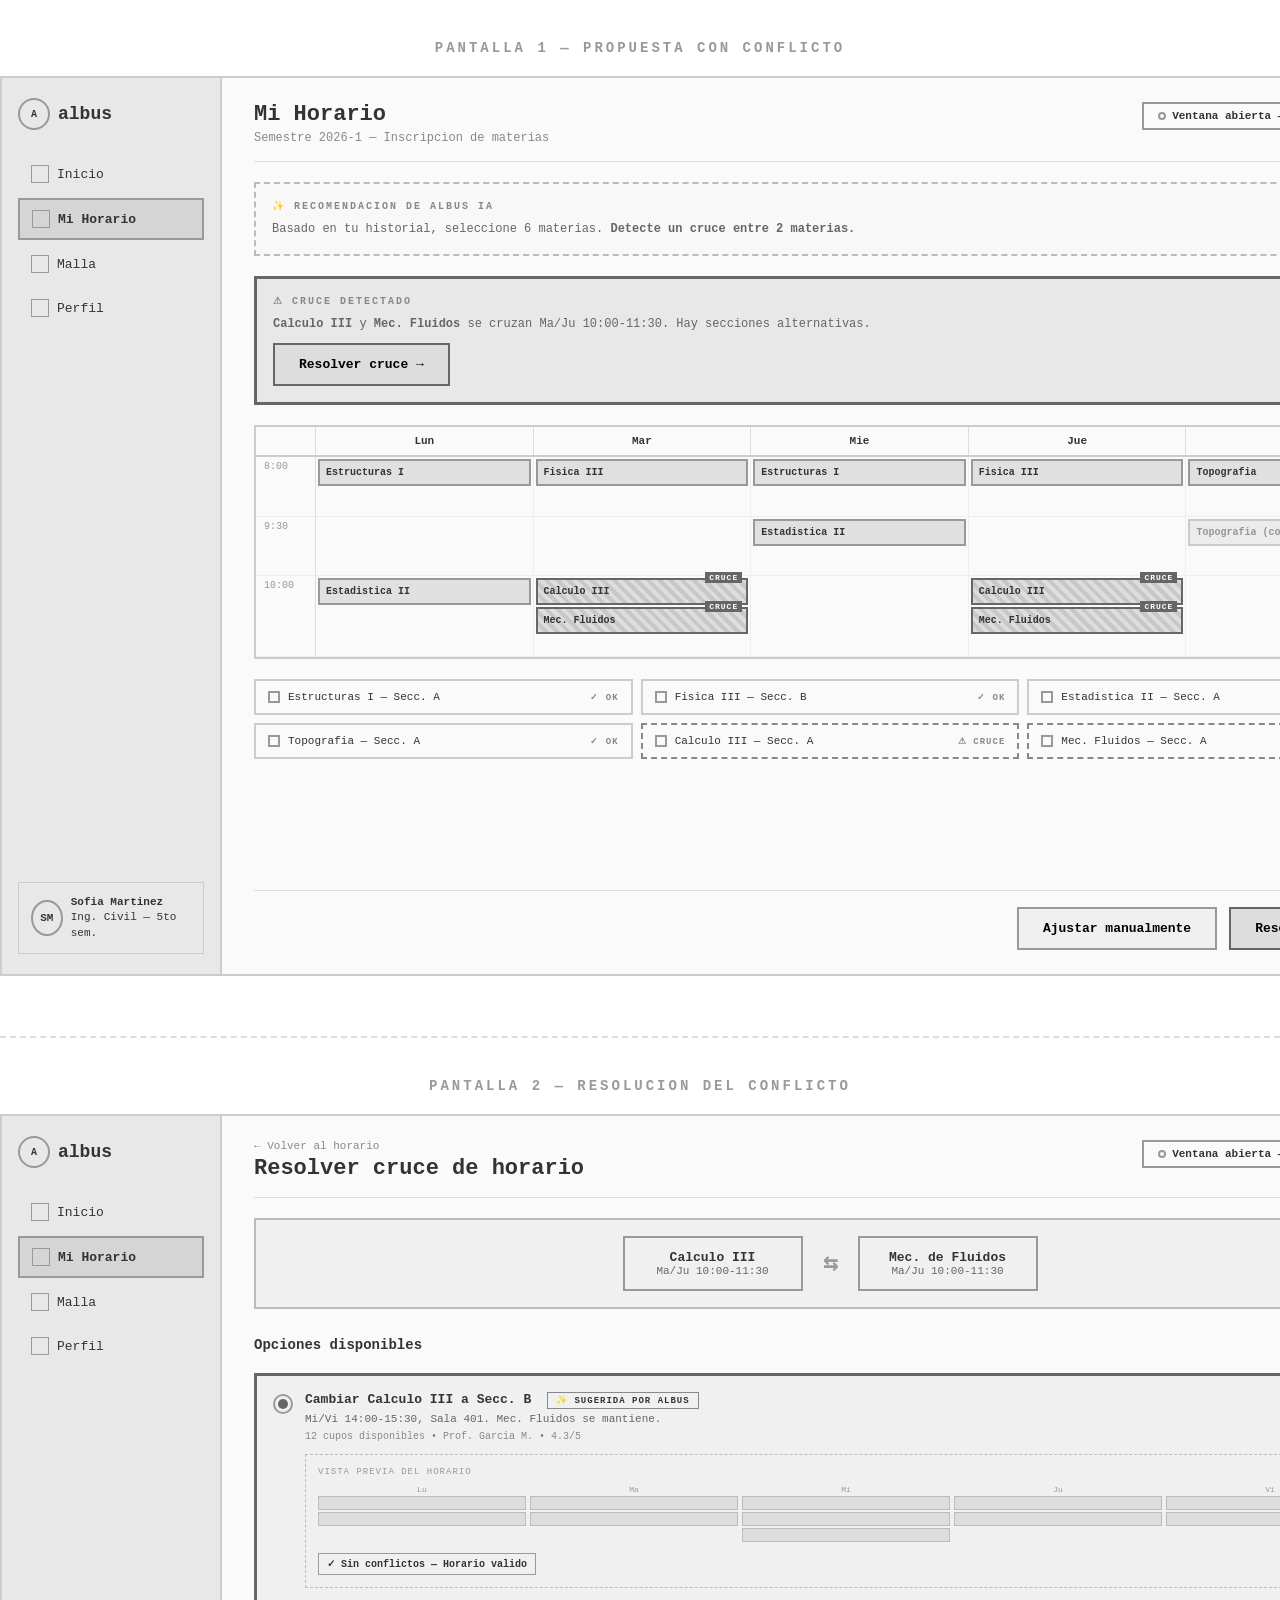
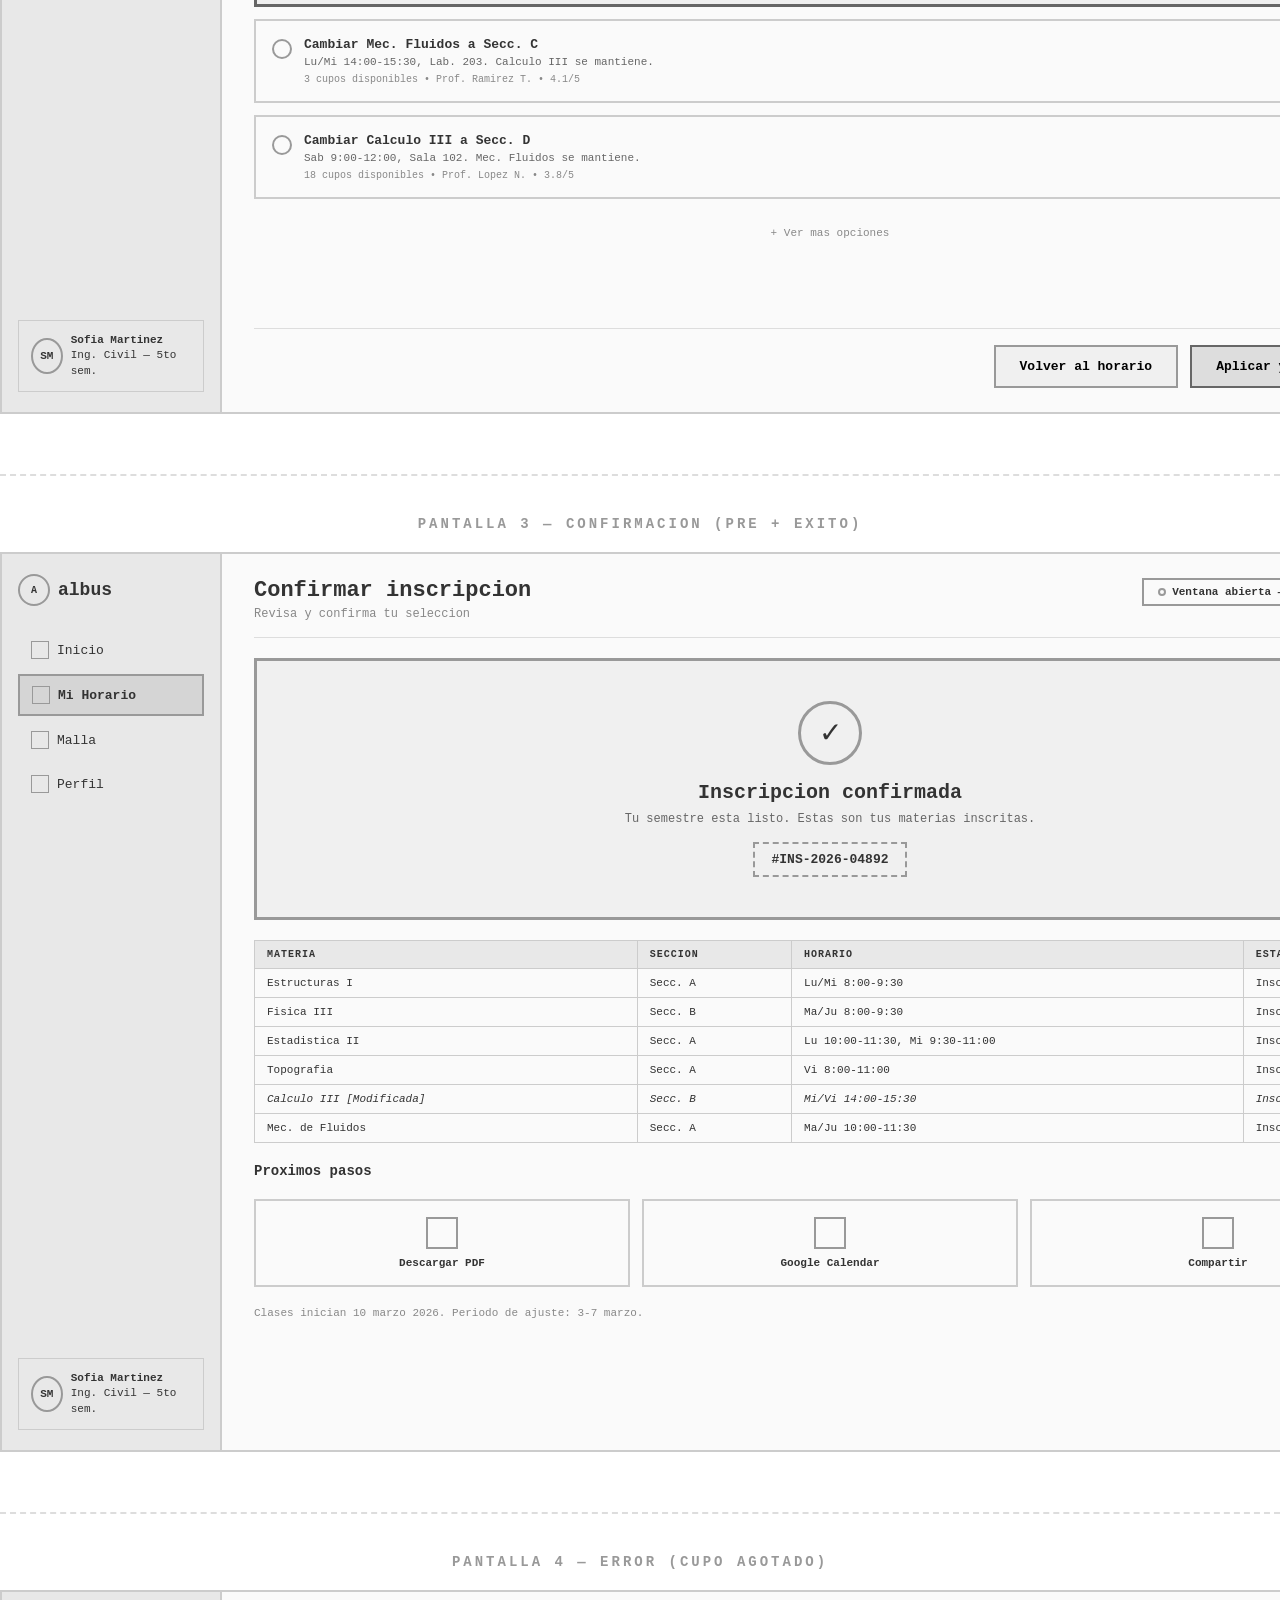
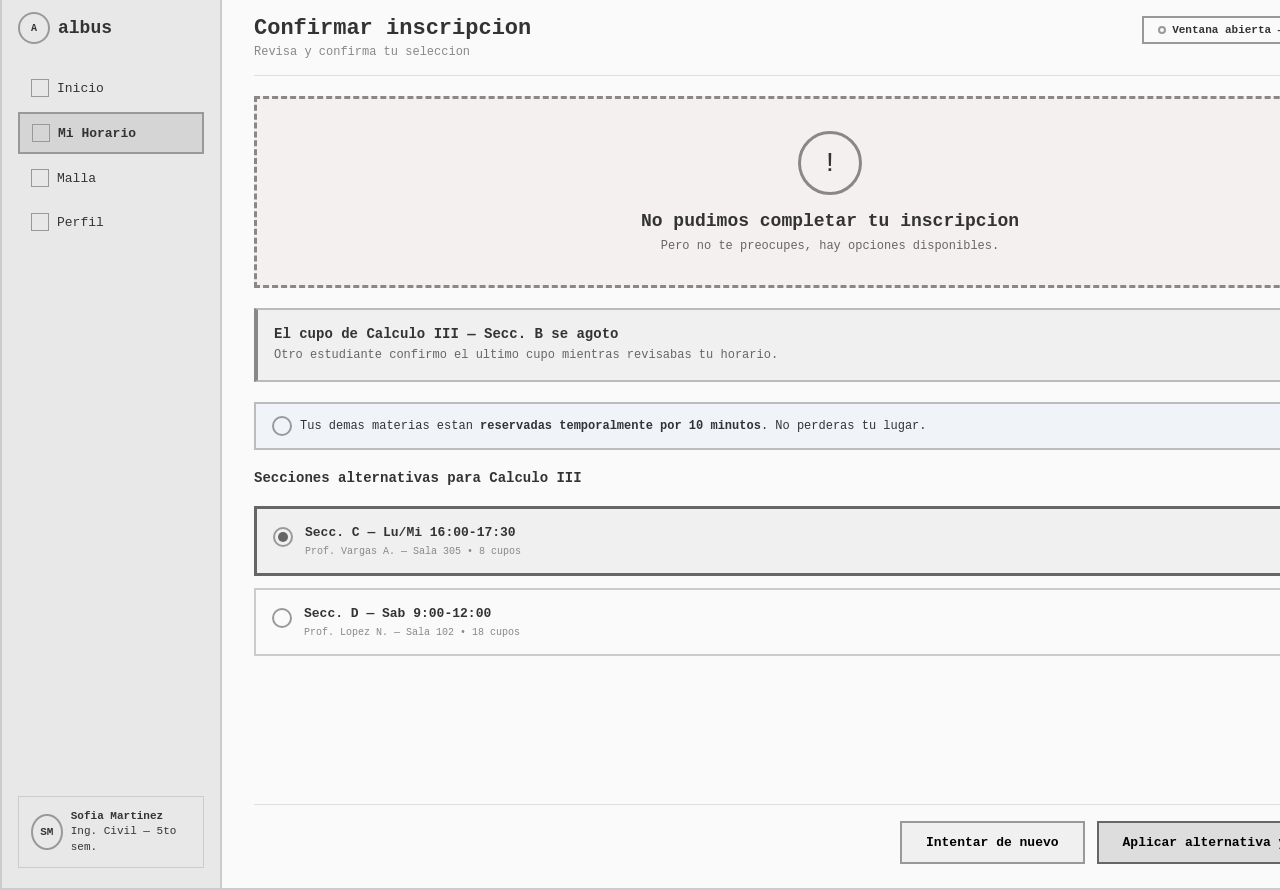
<file: prototype/wireframes.html>
<!DOCTYPE html>
<html lang="es">
<head>
  <meta charset="UTF-8">
  <meta name="viewport" content="width=1440">
  <title>Wireframes Lo-Fi — Albus Enrollment Flow</title>
  <style>
    * { margin: 0; padding: 0; box-sizing: border-box; }
    body { font-family: 'Courier New', monospace; background: #fff; color: #333; }

    .page-label {
      text-align: center;
      padding: 40px 0 20px;
      font-size: 14px;
      font-weight: bold;
      text-transform: uppercase;
      letter-spacing: 3px;
      color: #999;
      border-top: 2px dashed #ddd;
      margin-top: 60px;
    }
    .page-label:first-child { border-top: none; margin-top: 0; }

    .wireframe {
      width: 1440px;
      min-height: 900px;
      margin: 0 auto 0;
      border: 2px solid #ccc;
      display: flex;
      position: relative;
      background: #fafafa;
    }

    /* Sidebar */
    .wf-sidebar {
      width: 220px;
      background: #e8e8e8;
      border-right: 2px solid #ccc;
      padding: 20px 16px;
      display: flex;
      flex-direction: column;
      gap: 24px;
    }
    .wf-logo {
      display: flex;
      align-items: center;
      gap: 8px;
      font-size: 18px;
      font-weight: bold;
    }
    .wf-logo-icon {
      width: 32px;
      height: 32px;
      border: 2px solid #999;
      border-radius: 50%;
      display: flex;
      align-items: center;
      justify-content: center;
      font-size: 10px;
    }
    .wf-nav {
      display: flex;
      flex-direction: column;
      gap: 4px;
    }
    .wf-nav-item {
      padding: 10px 12px;
      border: 1px solid transparent;
      font-size: 13px;
      display: flex;
      align-items: center;
      gap: 8px;
    }
    .wf-nav-item.active {
      border: 2px solid #999;
      background: #d5d5d5;
      font-weight: bold;
    }
    .wf-nav-icon {
      width: 18px;
      height: 18px;
      border: 1.5px solid #999;
      display: inline-block;
    }
    .wf-user {
      margin-top: auto;
      display: flex;
      align-items: center;
      gap: 8px;
      padding: 12px;
      border: 1px solid #ccc;
    }
    .wf-avatar {
      width: 36px;
      height: 36px;
      border: 2px solid #999;
      border-radius: 50%;
      display: flex;
      align-items: center;
      justify-content: center;
      font-size: 11px;
      font-weight: bold;
    }
    .wf-user-info { font-size: 11px; line-height: 1.4; }
    .wf-user-name { font-weight: bold; display: block; }

    /* Main */
    .wf-main {
      flex: 1;
      padding: 24px 32px;
      display: flex;
      flex-direction: column;
      gap: 20px;
    }

    /* Topbar */
    .wf-topbar {
      display: flex;
      justify-content: space-between;
      align-items: flex-start;
      padding-bottom: 16px;
      border-bottom: 1px solid #ddd;
    }
    .wf-topbar h1 { font-size: 22px; }
    .wf-topbar p { font-size: 12px; color: #888; margin-top: 4px; }
    .wf-status {
      padding: 6px 14px;
      border: 2px solid #999;
      font-size: 11px;
      font-weight: bold;
      display: flex;
      align-items: center;
      gap: 6px;
    }
    .wf-status-dot {
      width: 8px;
      height: 8px;
      border-radius: 50%;
      border: 2px solid #999;
    }

    /* Placeholder boxes */
    .wf-box {
      border: 2px solid #bbb;
      padding: 16px;
      background: #f0f0f0;
      position: relative;
    }
    .wf-box--dashed {
      border-style: dashed;
      background: #f8f8f8;
    }
    .wf-box--dark {
      background: #ddd;
      border-color: #999;
    }
    .wf-box--highlight {
      border-color: #666;
      border-width: 3px;
      background: #e8e8e8;
    }
    .wf-box-label {
      font-size: 10px;
      text-transform: uppercase;
      letter-spacing: 2px;
      color: #888;
      margin-bottom: 8px;
      font-weight: bold;
    }
    .wf-box-title {
      font-size: 14px;
      font-weight: bold;
      margin-bottom: 4px;
    }
    .wf-box-text {
      font-size: 12px;
      color: #666;
      line-height: 1.5;
    }

    /* Grid placeholder */
    .wf-grid {
      display: grid;
      border: 2px solid #ccc;
    }
    .wf-grid-header {
      display: grid;
      grid-template-columns: 60px repeat(5, 1fr);
      border-bottom: 2px solid #ccc;
    }
    .wf-grid-header span {
      padding: 8px;
      text-align: center;
      font-size: 11px;
      font-weight: bold;
      border-right: 1px solid #ddd;
    }
    .wf-grid-body {
      display: grid;
      grid-template-columns: 60px repeat(5, 1fr);
      min-height: 200px;
      position: relative;
    }
    .wf-grid-time {
      padding: 4px 8px;
      font-size: 10px;
      color: #999;
      border-right: 1px solid #ddd;
      border-bottom: 1px solid #eee;
    }
    .wf-grid-cell {
      border-right: 1px solid #eee;
      border-bottom: 1px solid #eee;
      min-height: 40px;
      position: relative;
    }
    .wf-block {
      margin: 2px;
      padding: 6px;
      border: 2px solid #999;
      background: #e0e0e0;
      font-size: 10px;
      font-weight: bold;
    }
    .wf-block--conflict {
      border-color: #666;
      background: repeating-linear-gradient(45deg, #ddd, #ddd 4px, #c8c8c8 4px, #c8c8c8 8px);
      position: relative;
    }
    .wf-conflict-label {
      position: absolute;
      top: -8px;
      right: 4px;
      font-size: 8px;
      text-transform: uppercase;
      letter-spacing: 1px;
      background: #666;
      color: #fff;
      padding: 1px 4px;
    }

    /* Buttons */
    .wf-btn {
      padding: 12px 24px;
      border: 2px solid #999;
      font-size: 13px;
      font-weight: bold;
      font-family: inherit;
      cursor: pointer;
      background: #f0f0f0;
    }
    .wf-btn--primary {
      background: #ddd;
      border-color: #666;
    }
    .wf-btn--confirm {
      background: #ccc;
      border-color: #666;
      border-width: 3px;
    }

    /* Actions bar */
    .wf-actions {
      display: flex;
      justify-content: flex-end;
      gap: 12px;
      padding-top: 16px;
      border-top: 1px solid #ddd;
      margin-top: auto;
    }

    /* Subject cards */
    .wf-subjects {
      display: grid;
      grid-template-columns: 1fr 1fr 1fr;
      gap: 8px;
    }
    .wf-subject {
      border: 2px solid #ccc;
      padding: 10px 12px;
      display: flex;
      align-items: center;
      gap: 8px;
      font-size: 11px;
    }
    .wf-subject--conflict {
      border-style: dashed;
      border-color: #888;
    }
    .wf-subject-dot {
      width: 12px;
      height: 12px;
      border: 2px solid #999;
      flex-shrink: 0;
    }
    .wf-subject-status {
      margin-left: auto;
      font-size: 9px;
      text-transform: uppercase;
      letter-spacing: 1px;
      font-weight: bold;
      color: #888;
    }

    /* Resolution options */
    .wf-options { display: flex; flex-direction: column; gap: 12px; }
    .wf-option {
      border: 2px solid #ccc;
      padding: 16px;
      display: flex;
      gap: 12px;
      align-items: flex-start;
    }
    .wf-option--selected {
      border-color: #666;
      border-width: 3px;
      background: #f0f0f0;
    }
    .wf-radio {
      width: 20px;
      height: 20px;
      border: 2px solid #999;
      border-radius: 50%;
      flex-shrink: 0;
      margin-top: 2px;
      display: flex;
      align-items: center;
      justify-content: center;
    }
    .wf-radio--checked::after {
      content: '';
      width: 10px;
      height: 10px;
      background: #666;
      border-radius: 50%;
    }
    .wf-option-content { flex: 1; }
    .wf-option-title { font-size: 13px; font-weight: bold; margin-bottom: 4px; }
    .wf-option-desc { font-size: 11px; color: #666; }
    .wf-option-meta { font-size: 10px; color: #888; margin-top: 6px; }
    .wf-ai-badge {
      font-size: 9px;
      text-transform: uppercase;
      letter-spacing: 1px;
      border: 1.5px solid #888;
      padding: 2px 8px;
      display: inline-block;
      margin-left: 8px;
    }
    .wf-preview {
      margin-top: 12px;
      border: 1px dashed #bbb;
      padding: 12px;
    }
    .wf-preview-label {
      font-size: 9px;
      text-transform: uppercase;
      letter-spacing: 1px;
      color: #999;
      margin-bottom: 8px;
    }
    .wf-mini-grid {
      display: flex;
      gap: 4px;
      height: 60px;
    }
    .wf-mini-day {
      flex: 1;
      display: flex;
      flex-direction: column;
      gap: 2px;
    }
    .wf-mini-label { font-size: 8px; text-align: center; color: #999; }
    .wf-mini-block {
      background: #ddd;
      border: 1px solid #bbb;
      height: 14px;
    }
    .wf-validation {
      margin-top: 8px;
      font-size: 10px;
      font-weight: bold;
      padding: 4px 8px;
      border: 1.5px solid #999;
      display: inline-block;
    }

    /* Checklist */
    .wf-checklist { display: flex; flex-direction: column; gap: 8px; }
    .wf-check-item {
      display: flex;
      align-items: center;
      gap: 8px;
      font-size: 12px;
    }
    .wf-checkmark {
      width: 18px;
      height: 18px;
      border: 2px solid #999;
      display: flex;
      align-items: center;
      justify-content: center;
      font-size: 12px;
      font-weight: bold;
    }

    /* Table */
    .wf-table { width: 100%; border-collapse: collapse; }
    .wf-table th, .wf-table td {
      border: 1px solid #ccc;
      padding: 8px 12px;
      text-align: left;
      font-size: 11px;
    }
    .wf-table th {
      background: #e8e8e8;
      font-weight: bold;
      font-size: 10px;
      text-transform: uppercase;
      letter-spacing: 1px;
    }
    .wf-table .changed { font-style: italic; }

    /* Success card */
    .wf-success {
      text-align: center;
      padding: 40px;
      border: 3px solid #999;
      background: #f0f0f0;
    }
    .wf-success-icon {
      width: 64px;
      height: 64px;
      border: 3px solid #999;
      border-radius: 50%;
      margin: 0 auto 16px;
      display: flex;
      align-items: center;
      justify-content: center;
      font-size: 28px;
    }
    .wf-success h2 { font-size: 20px; margin-bottom: 8px; }
    .wf-success p { font-size: 12px; color: #666; }
    .wf-folio {
      margin-top: 16px;
      padding: 8px 16px;
      border: 2px dashed #999;
      display: inline-block;
      font-size: 13px;
      font-weight: bold;
    }

    /* Error card */
    .wf-error {
      text-align: center;
      padding: 32px;
      border: 3px dashed #888;
      background: #f5f0f0;
    }
    .wf-error-icon {
      width: 64px;
      height: 64px;
      border: 3px solid #888;
      border-radius: 50%;
      margin: 0 auto 16px;
      display: flex;
      align-items: center;
      justify-content: center;
      font-size: 28px;
    }
    .wf-error h2 { font-size: 18px; margin-bottom: 8px; }
    .wf-error p { font-size: 12px; color: #666; }

    .wf-reassurance {
      border: 2px solid #bbb;
      padding: 12px 16px;
      font-size: 12px;
      display: flex;
      align-items: center;
      gap: 8px;
      background: #f0f4f8;
    }
    .wf-clock {
      width: 20px;
      height: 20px;
      border: 2px solid #999;
      border-radius: 50%;
      flex-shrink: 0;
    }

    /* Next steps */
    .wf-nextsteps {
      display: flex;
      gap: 12px;
    }
    .wf-nextstep {
      flex: 1;
      border: 2px solid #ccc;
      padding: 16px;
      text-align: center;
      font-size: 11px;
      font-weight: bold;
    }
    .wf-nextstep-icon {
      width: 32px;
      height: 32px;
      border: 2px solid #999;
      margin: 0 auto 8px;
    }

    /* Conflict summary */
    .wf-conflict-summary {
      display: flex;
      align-items: center;
      justify-content: center;
      gap: 20px;
      padding: 16px;
      border: 2px solid #bbb;
      background: #f0f0f0;
    }
    .wf-conflict-block {
      border: 2px solid #999;
      padding: 12px 20px;
      text-align: center;
      min-width: 180px;
    }
    .wf-conflict-vs {
      font-size: 18px;
      font-weight: bold;
      color: #999;
    }

    .wf-back {
      font-size: 11px;
      color: #888;
      margin-bottom: 4px;
      display: block;
    }

    .wf-annotation {
      position: absolute;
      background: #fffde7;
      border: 1.5px solid #f0d000;
      padding: 6px 10px;
      font-size: 9px;
      max-width: 180px;
      line-height: 1.4;
      z-index: 10;
    }
  </style>
</head>
<body>

  <!-- ================================ -->
  <!-- SCREEN 1: Propuesta con Conflicto -->
  <!-- ================================ -->
  <div class="page-label">Pantalla 1 — Propuesta con Conflicto</div>
  <div class="wireframe">
    <aside class="wf-sidebar">
      <div class="wf-logo">
        <div class="wf-logo-icon">A</div>
        albus
      </div>
      <nav class="wf-nav">
        <div class="wf-nav-item"><span class="wf-nav-icon"></span> Inicio</div>
        <div class="wf-nav-item active"><span class="wf-nav-icon"></span> Mi Horario</div>
        <div class="wf-nav-item"><span class="wf-nav-icon"></span> Malla</div>
        <div class="wf-nav-item"><span class="wf-nav-icon"></span> Perfil</div>
      </nav>
      <div class="wf-user">
        <div class="wf-avatar">SM</div>
        <div class="wf-user-info">
          <span class="wf-user-name">Sofia Martinez</span>
          Ing. Civil — 5to sem.
        </div>
      </div>
    </aside>

    <div class="wf-main">
      <div class="wf-topbar">
        <div>
          <h1>Mi Horario</h1>
          <p>Semestre 2026-1 — Inscripcion de materias</p>
        </div>
        <div class="wf-status">
          <span class="wf-status-dot"></span>
          Ventana abierta — Cierra 12:00 PM
        </div>
      </div>

      <!-- AI Banner -->
      <div class="wf-box wf-box--dashed" style="position: relative;">
        <div class="wf-box-label">&#10024; Recomendacion de Albus IA</div>
        <div class="wf-box-text">Basado en tu historial, seleccione 6 materias. <b>Detecte un cruce entre 2 materias.</b></div>
        <span style="position:absolute; right:16px; top:16px; font-size:11px; border:1px solid #bbb; padding:4px 8px;">Ver detalle &#9662;</span>
      </div>

      <!-- Conflict Alert -->
      <div class="wf-box wf-box--highlight">
        <div class="wf-box-label">&#9888; Cruce detectado</div>
        <div class="wf-box-text"><b>Calculo III</b> y <b>Mec. Fluidos</b> se cruzan Ma/Ju 10:00-11:30. Hay secciones alternativas.</div>
        <div style="margin-top:10px;"><button class="wf-btn wf-btn--primary">Resolver cruce &rarr;</button></div>
      </div>

      <!-- Schedule Grid -->
      <div class="wf-grid">
        <div class="wf-grid-header">
          <span></span><span>Lun</span><span>Mar</span><span>Mie</span><span>Jue</span><span>Vie</span>
        </div>
        <div class="wf-grid-body">
          <div class="wf-grid-time">8:00</div>
          <div class="wf-grid-cell"><div class="wf-block">Estructuras I</div></div>
          <div class="wf-grid-cell"><div class="wf-block">Fisica III</div></div>
          <div class="wf-grid-cell"><div class="wf-block">Estructuras I</div></div>
          <div class="wf-grid-cell"><div class="wf-block">Fisica III</div></div>
          <div class="wf-grid-cell"><div class="wf-block">Topografia</div></div>

          <div class="wf-grid-time">9:30</div>
          <div class="wf-grid-cell"></div>
          <div class="wf-grid-cell"></div>
          <div class="wf-grid-cell"><div class="wf-block">Estadistica II</div></div>
          <div class="wf-grid-cell"></div>
          <div class="wf-grid-cell"><div class="wf-block" style="opacity:0.5;">Topografia (cont.)</div></div>

          <div class="wf-grid-time">10:00</div>
          <div class="wf-grid-cell"><div class="wf-block">Estadistica II</div></div>
          <div class="wf-grid-cell">
            <div class="wf-block wf-block--conflict">Calculo III<span class="wf-conflict-label">CRUCE</span></div>
            <div class="wf-block wf-block--conflict">Mec. Fluidos<span class="wf-conflict-label">CRUCE</span></div>
          </div>
          <div class="wf-grid-cell"></div>
          <div class="wf-grid-cell">
            <div class="wf-block wf-block--conflict">Calculo III<span class="wf-conflict-label">CRUCE</span></div>
            <div class="wf-block wf-block--conflict">Mec. Fluidos<span class="wf-conflict-label">CRUCE</span></div>
          </div>
          <div class="wf-grid-cell"></div>
        </div>
      </div>

      <!-- Subjects -->
      <div class="wf-subjects">
        <div class="wf-subject"><span class="wf-subject-dot"></span>Estructuras I — Secc. A<span class="wf-subject-status">&#10003; OK</span></div>
        <div class="wf-subject"><span class="wf-subject-dot"></span>Fisica III — Secc. B<span class="wf-subject-status">&#10003; OK</span></div>
        <div class="wf-subject"><span class="wf-subject-dot"></span>Estadistica II — Secc. A<span class="wf-subject-status">&#10003; OK</span></div>
        <div class="wf-subject"><span class="wf-subject-dot"></span>Topografia — Secc. A<span class="wf-subject-status">&#10003; OK</span></div>
        <div class="wf-subject wf-subject--conflict"><span class="wf-subject-dot"></span>Calculo III — Secc. A<span class="wf-subject-status">&#9888; CRUCE</span></div>
        <div class="wf-subject wf-subject--conflict"><span class="wf-subject-dot"></span>Mec. Fluidos — Secc. A<span class="wf-subject-status">&#9888; CRUCE</span></div>
      </div>

      <div class="wf-actions">
        <button class="wf-btn">Ajustar manualmente</button>
        <button class="wf-btn wf-btn--primary">Resolver cruce &rarr;</button>
      </div>
    </div>
  </div>

  <!-- ================================ -->
  <!-- SCREEN 2: Resolucion             -->
  <!-- ================================ -->
  <div class="page-label">Pantalla 2 — Resolucion del Conflicto</div>
  <div class="wireframe">
    <aside class="wf-sidebar">
      <div class="wf-logo"><div class="wf-logo-icon">A</div> albus</div>
      <nav class="wf-nav">
        <div class="wf-nav-item"><span class="wf-nav-icon"></span> Inicio</div>
        <div class="wf-nav-item active"><span class="wf-nav-icon"></span> Mi Horario</div>
        <div class="wf-nav-item"><span class="wf-nav-icon"></span> Malla</div>
        <div class="wf-nav-item"><span class="wf-nav-icon"></span> Perfil</div>
      </nav>
      <div class="wf-user"><div class="wf-avatar">SM</div><div class="wf-user-info"><span class="wf-user-name">Sofia Martinez</span>Ing. Civil — 5to sem.</div></div>
    </aside>

    <div class="wf-main">
      <div class="wf-topbar">
        <div>
          <span class="wf-back">&larr; Volver al horario</span>
          <h1>Resolver cruce de horario</h1>
        </div>
        <div class="wf-status"><span class="wf-status-dot"></span>Ventana abierta — Cierra 12:00 PM</div>
      </div>

      <!-- Conflict Summary -->
      <div class="wf-conflict-summary">
        <div class="wf-conflict-block">
          <div style="font-weight:bold; font-size:13px;">Calculo III</div>
          <div style="font-size:11px; color:#666;">Ma/Ju 10:00-11:30</div>
        </div>
        <div class="wf-conflict-vs">&#8646;</div>
        <div class="wf-conflict-block">
          <div style="font-weight:bold; font-size:13px;">Mec. de Fluidos</div>
          <div style="font-size:11px; color:#666;">Ma/Ju 10:00-11:30</div>
        </div>
      </div>

      <!-- Options -->
      <div style="font-weight:bold; font-size:14px; margin-top:8px;">Opciones disponibles</div>
      <div class="wf-options">
        <div class="wf-option wf-option--selected">
          <div class="wf-radio wf-radio--checked"></div>
          <div class="wf-option-content">
            <div class="wf-option-title">Cambiar Calculo III a Secc. B <span class="wf-ai-badge">&#10024; Sugerida por Albus</span></div>
            <div class="wf-option-desc">Mi/Vi 14:00-15:30, Sala 401. Mec. Fluidos se mantiene.</div>
            <div class="wf-option-meta">12 cupos disponibles &bull; Prof. Garcia M. &bull; 4.3/5</div>
            <div class="wf-preview">
              <div class="wf-preview-label">Vista previa del horario</div>
              <div class="wf-mini-grid">
                <div class="wf-mini-day"><span class="wf-mini-label">Lu</span><div class="wf-mini-block"></div><div class="wf-mini-block"></div></div>
                <div class="wf-mini-day"><span class="wf-mini-label">Ma</span><div class="wf-mini-block"></div><div class="wf-mini-block"></div></div>
                <div class="wf-mini-day"><span class="wf-mini-label">Mi</span><div class="wf-mini-block"></div><div class="wf-mini-block"></div><div class="wf-mini-block"></div></div>
                <div class="wf-mini-day"><span class="wf-mini-label">Ju</span><div class="wf-mini-block"></div><div class="wf-mini-block"></div></div>
                <div class="wf-mini-day"><span class="wf-mini-label">Vi</span><div class="wf-mini-block"></div><div class="wf-mini-block"></div></div>
              </div>
              <div class="wf-validation">&#10003; Sin conflictos — Horario valido</div>
            </div>
          </div>
        </div>

        <div class="wf-option">
          <div class="wf-radio"></div>
          <div class="wf-option-content">
            <div class="wf-option-title">Cambiar Mec. Fluidos a Secc. C</div>
            <div class="wf-option-desc">Lu/Mi 14:00-15:30, Lab. 203. Calculo III se mantiene.</div>
            <div class="wf-option-meta">3 cupos disponibles &bull; Prof. Ramirez T. &bull; 4.1/5</div>
          </div>
        </div>

        <div class="wf-option">
          <div class="wf-radio"></div>
          <div class="wf-option-content">
            <div class="wf-option-title">Cambiar Calculo III a Secc. D</div>
            <div class="wf-option-desc">Sab 9:00-12:00, Sala 102. Mec. Fluidos se mantiene.</div>
            <div class="wf-option-meta">18 cupos disponibles &bull; Prof. Lopez N. &bull; 3.8/5</div>
          </div>
        </div>
      </div>

      <div style="font-size:11px; color:#888; text-align:center; padding:8px;">+ Ver mas opciones</div>

      <div class="wf-actions">
        <button class="wf-btn">Volver al horario</button>
        <button class="wf-btn wf-btn--primary">Aplicar y continuar &rarr;</button>
      </div>
    </div>
  </div>

  <!-- ================================ -->
  <!-- SCREEN 3: Confirmacion Exito     -->
  <!-- ================================ -->
  <div class="page-label">Pantalla 3 — Confirmacion (Pre + Exito)</div>
  <div class="wireframe">
    <aside class="wf-sidebar">
      <div class="wf-logo"><div class="wf-logo-icon">A</div> albus</div>
      <nav class="wf-nav">
        <div class="wf-nav-item"><span class="wf-nav-icon"></span> Inicio</div>
        <div class="wf-nav-item active"><span class="wf-nav-icon"></span> Mi Horario</div>
        <div class="wf-nav-item"><span class="wf-nav-icon"></span> Malla</div>
        <div class="wf-nav-item"><span class="wf-nav-icon"></span> Perfil</div>
      </nav>
      <div class="wf-user"><div class="wf-avatar">SM</div><div class="wf-user-info"><span class="wf-user-name">Sofia Martinez</span>Ing. Civil — 5to sem.</div></div>
    </aside>

    <div class="wf-main">
      <div class="wf-topbar">
        <div><h1>Confirmar inscripcion</h1><p>Revisa y confirma tu seleccion</p></div>
        <div class="wf-status"><span class="wf-status-dot"></span>Ventana abierta — Cierra 12:00 PM</div>
      </div>

      <!-- Success State -->
      <div class="wf-success">
        <div class="wf-success-icon">&#10003;</div>
        <h2>Inscripcion confirmada</h2>
        <p>Tu semestre esta listo. Estas son tus materias inscritas.</p>
        <div class="wf-folio">#INS-2026-04892</div>
      </div>

      <!-- Table -->
      <table class="wf-table">
        <thead>
          <tr><th>Materia</th><th>Seccion</th><th>Horario</th><th>Estado</th></tr>
        </thead>
        <tbody>
          <tr><td>Estructuras I</td><td>Secc. A</td><td>Lu/Mi 8:00-9:30</td><td>Inscrita</td></tr>
          <tr><td>Fisica III</td><td>Secc. B</td><td>Ma/Ju 8:00-9:30</td><td>Inscrita</td></tr>
          <tr><td>Estadistica II</td><td>Secc. A</td><td>Lu 10:00-11:30, Mi 9:30-11:00</td><td>Inscrita</td></tr>
          <tr><td>Topografia</td><td>Secc. A</td><td>Vi 8:00-11:00</td><td>Inscrita</td></tr>
          <tr class="changed"><td>Calculo III [Modificada]</td><td>Secc. B</td><td>Mi/Vi 14:00-15:30</td><td>Inscrita</td></tr>
          <tr><td>Mec. de Fluidos</td><td>Secc. A</td><td>Ma/Ju 10:00-11:30</td><td>Inscrita</td></tr>
        </tbody>
      </table>

      <!-- Next Steps -->
      <div style="font-weight:bold; font-size:14px;">Proximos pasos</div>
      <div class="wf-nextsteps">
        <div class="wf-nextstep"><div class="wf-nextstep-icon"></div>Descargar PDF</div>
        <div class="wf-nextstep"><div class="wf-nextstep-icon"></div>Google Calendar</div>
        <div class="wf-nextstep"><div class="wf-nextstep-icon"></div>Compartir</div>
      </div>
      <div style="font-size:11px; color:#888;">Clases inician 10 marzo 2026. Periodo de ajuste: 3-7 marzo.</div>
    </div>
  </div>

  <!-- ================================ -->
  <!-- SCREEN 4: Error                  -->
  <!-- ================================ -->
  <div class="page-label">Pantalla 4 — Error (Cupo agotado)</div>
  <div class="wireframe">
    <aside class="wf-sidebar">
      <div class="wf-logo"><div class="wf-logo-icon">A</div> albus</div>
      <nav class="wf-nav">
        <div class="wf-nav-item"><span class="wf-nav-icon"></span> Inicio</div>
        <div class="wf-nav-item active"><span class="wf-nav-icon"></span> Mi Horario</div>
        <div class="wf-nav-item"><span class="wf-nav-icon"></span> Malla</div>
        <div class="wf-nav-item"><span class="wf-nav-icon"></span> Perfil</div>
      </nav>
      <div class="wf-user"><div class="wf-avatar">SM</div><div class="wf-user-info"><span class="wf-user-name">Sofia Martinez</span>Ing. Civil — 5to sem.</div></div>
    </aside>

    <div class="wf-main">
      <div class="wf-topbar">
        <div><h1>Confirmar inscripcion</h1><p>Revisa y confirma tu seleccion</p></div>
        <div class="wf-status"><span class="wf-status-dot"></span>Ventana abierta — Cierra 12:00 PM</div>
      </div>

      <!-- Error -->
      <div class="wf-error">
        <div class="wf-error-icon">!</div>
        <h2>No pudimos completar tu inscripcion</h2>
        <p>Pero no te preocupes, hay opciones disponibles.</p>
      </div>

      <div class="wf-box" style="border-left: 4px solid #888;">
        <div class="wf-box-title">El cupo de Calculo III — Secc. B se agoto</div>
        <div class="wf-box-text">Otro estudiante confirmo el ultimo cupo mientras revisabas tu horario.</div>
      </div>

      <!-- Reassurance -->
      <div class="wf-reassurance">
        <div class="wf-clock"></div>
        <span>Tus demas materias estan <b>reservadas temporalmente por 10 minutos</b>. No perderas tu lugar.</span>
      </div>

      <!-- Alternatives -->
      <div style="font-weight:bold; font-size:14px;">Secciones alternativas para Calculo III</div>
      <div class="wf-options">
        <div class="wf-option wf-option--selected">
          <div class="wf-radio wf-radio--checked"></div>
          <div class="wf-option-content">
            <div class="wf-option-title">Secc. C — Lu/Mi 16:00-17:30</div>
            <div class="wf-option-meta">Prof. Vargas A. — Sala 305 &bull; 8 cupos</div>
          </div>
        </div>
        <div class="wf-option">
          <div class="wf-radio"></div>
          <div class="wf-option-content">
            <div class="wf-option-title">Secc. D — Sab 9:00-12:00</div>
            <div class="wf-option-meta">Prof. Lopez N. — Sala 102 &bull; 18 cupos</div>
          </div>
        </div>
      </div>

      <div class="wf-actions">
        <button class="wf-btn">Intentar de nuevo</button>
        <button class="wf-btn wf-btn--primary">Aplicar alternativa y confirmar &rarr;</button>
      </div>
    </div>
  </div>

</body>
</html>
</file>
<file: prototype/styles.css>
/* ========================================= */
/* FORIS/ALBUS Design System — Prototype     */
/* Based on Foris brand guidelines           */
/* ========================================= */

:root {
  /* Brand Colors */
  --primary-100: #002637;
  --primary-90: #003a50;
  --primary-80: #004c65;
  --primary-70: #006580;
  --primary-60: #007d9a;
  --primary-30: #069cb8;
  --primary-10: #5ecbdc;

  /* Accent */
  --accent: #f26870;

  /* Neutral */
  --neutral-100: #212c31;
  --neutral-80: #465669;
  --neutral-60: #6b7f92;
  --neutral-40: #9caab7;
  --neutral-20: #d0d8df;
  --neutral-10: #e9eff2;
  --neutral-05: #f4f5f6;
  --white: #ffffff;

  /* Semantic */
  --success: #10B981;
  --success-light: #D1FAE5;
  --warning: #F59E0B;
  --warning-light: #FEF3C7;
  --error: #EF4444;
  --error-light: #FEE2E2;
  --ai: #6366F1;
  --ai-light: #EEF2FF;

  /* Subject Colors */
  --subject-blue: #3B82F6;
  --subject-green: #10B981;
  --subject-teal: #069cb8;
  --subject-purple: #8B5CF6;
  --subject-conflict-a: #F59E0B;
  --subject-conflict-b: #F97316;

  /* Layout */
  --sidebar-w: 240px;
  --topbar-h: 72px;
  --row-h: 52px;

  /* Typography */
  --font-family: 'Inter', -apple-system, BlinkMacSystemFont, sans-serif;
  --font-xs: 0.75rem;
  --font-sm: 0.8125rem;
  --font-base: 0.875rem;
  --font-md: 1rem;
  --font-lg: 1.125rem;
  --font-xl: 1.375rem;
  --font-2xl: 1.75rem;

  /* Spacing */
  --space-xs: 4px;
  --space-sm: 8px;
  --space-md: 12px;
  --space-base: 16px;
  --space-lg: 20px;
  --space-xl: 24px;
  --space-2xl: 32px;
  --space-3xl: 40px;

  /* Radius — rounded like reference */
  --radius-sm: 10px;
  --radius-md: 14px;
  --radius-lg: 18px;
  --radius-xl: 24px;

  /* Shadows — soft diffuse like reference */
  --shadow-sm: 0 1px 4px rgba(0, 38, 55, 0.04);
  --shadow-md: 0 4px 16px rgba(0, 38, 55, 0.06);
  --shadow-lg: 0 8px 32px rgba(0, 38, 55, 0.08);
  --shadow-xl: 0 16px 48px rgba(0, 38, 55, 0.12);
}

/* ========================================= */
/* RESET & BASE                              */
/* ========================================= */
*, *::before, *::after {
  box-sizing: border-box;
  margin: 0;
  padding: 0;
}

body {
  font-family: var(--font-family);
  font-size: var(--font-base);
  color: var(--neutral-100);
  background: #f8f9fb;
  line-height: 1.5;
  -webkit-font-smoothing: antialiased;
  -moz-osx-font-smoothing: grayscale;
}

button {
  font-family: inherit;
  cursor: pointer;
  border: none;
  background: none;
  font-size: inherit;
}

input[type="radio"] {
  appearance: none;
  -webkit-appearance: none;
  width: 20px;
  height: 20px;
  border: 2px solid var(--neutral-40);
  border-radius: 50%;
  cursor: pointer;
  position: relative;
  flex-shrink: 0;
}

input[type="radio"]:checked {
  border-color: var(--primary-30);
}

input[type="radio"]:checked::after {
  content: '';
  position: absolute;
  top: 3px;
  left: 3px;
  width: 10px;
  height: 10px;
  border-radius: 50%;
  background: var(--primary-30);
}

a {
  text-decoration: none;
  color: inherit;
}

/* ========================================= */
/* SCREEN NAV (prototype navigation)         */
/* ========================================= */
.screen-nav {
  position: fixed;
  top: 0;
  left: 0;
  right: 0;
  z-index: 1000;
  background: var(--neutral-100);
  border-bottom: 1px solid rgba(255,255,255,0.1);
  padding: 0 var(--space-base);
}

.screen-nav__inner {
  max-width: 1400px;
  margin: 0 auto;
  display: flex;
  align-items: center;
  gap: var(--space-sm);
  height: 44px;
  overflow-x: auto;
}

.screen-nav__label {
  color: var(--neutral-40);
  font-size: var(--font-xs);
  font-weight: 600;
  text-transform: uppercase;
  letter-spacing: 0.05em;
  white-space: nowrap;
}

.screen-nav__btn {
  color: var(--neutral-40);
  font-size: var(--font-xs);
  font-weight: 500;
  padding: var(--space-xs) var(--space-md);
  border-radius: var(--radius-sm);
  transition: all 0.2s;
  white-space: nowrap;
}

.screen-nav__btn:hover {
  color: var(--white);
  background: rgba(255,255,255,0.1);
}

.screen-nav__btn.active {
  color: var(--white);
  background: var(--primary-30);
}

/* ========================================= */
/* SCREENS                                   */
/* ========================================= */
.screen {
  display: none;
  margin-top: 0px; /* was 44px for screen-nav */
}

.screen.active {
  display: block;
}

/* ========================================= */
/* APP LAYOUT                                */
/* ========================================= */
.app-layout {
  display: flex;
  min-height: 100vh; /* was calc(100vh - 44px) for screen-nav */
}

/* ========================================= */
/* SIDEBAR                                   */
/* ========================================= */
.sidebar {
  width: var(--sidebar-w);
  background: var(--primary-100);
  background: linear-gradient(180deg, #002637 0%, #003a50 60%, #004c65 100%);
  color: var(--white);
  display: flex;
  flex-direction: column;
  padding: 24px 16px;
  position: fixed;
  top: 0; /* was 44px for screen-nav */
  left: 0;
  bottom: 0;
  z-index: 100;
  border-right: 1px solid rgba(255, 255, 255, 0.06);
  overflow: hidden;
}

.sidebar::after {
  content: '';
  position: absolute;
  bottom: -40px;
  left: -40px;
  width: 200px;
  height: 200px;
  background: radial-gradient(circle, rgba(6, 156, 184, 0.25) 0%, rgba(99, 102, 241, 0.15) 50%, transparent 70%);
  border-radius: 50%;
  pointer-events: none;
  filter: blur(20px);
}

.sidebar__logo {
  display: flex;
  align-items: center;
  justify-content: space-between;
  margin-bottom: var(--space-3xl);
}

.sidebar__logo-img {
  height: 24px;
  width: auto;
}

.sidebar__collapse-btn {
  width: 28px;
  height: 28px;
  border-radius: 6px;
  background: rgba(255, 255, 255, 0.08);
  border: none;
  color: rgba(255, 255, 255, 0.4);
  display: flex;
  align-items: center;
  justify-content: center;
  cursor: pointer;
  transition: all 0.15s;
}

.sidebar__collapse-btn:hover {
  background: rgba(255, 255, 255, 0.15);
  color: #fff;
}

.sidebar__collapse-btn--rotated {
  transform: rotate(180deg);
}

/* Sidebar collapsed state */
.sidebar {
  transition: width 0.25s ease, padding 0.25s ease;
}

.sidebar--collapsed {
  width: 64px;
  padding: 20px 12px;
  overflow: hidden;
}

.sidebar--collapsed .sidebar__logo-img {
  content: url('../albus_icon.svg');
  height: 24px;
}

.sidebar--collapsed .sidebar__logo {
  flex-direction: column;
  align-items: center;
  gap: 8px;
  margin-bottom: 20px;
}

.sidebar--collapsed .sidebar__collapse-btn {
  transform: rotate(180deg);
  width: 24px;
  height: 24px;
}

.sidebar--collapsed .sidebar__link {
  justify-content: center;
  padding: 10px;
  font-size: 0;
  gap: 0;
}

.sidebar--collapsed .sidebar__link svg {
  width: 20px;
  height: 20px;
}

.sidebar--collapsed .sidebar__user {
  justify-content: center;
}

.sidebar--collapsed .sidebar__user-info {
  display: none;
}

.sidebar--collapsed .sidebar__avatar {
  width: 32px;
  height: 32px;
  font-size: 10px;
}

/* Main adjusts when sidebar collapses */
.main--sidebar-collapsed {
  margin-left: 64px !important;
  max-width: calc(100% - 64px) !important;
}

.sidebar__nav {
  display: flex;
  flex-direction: column;
  gap: var(--space-xs);
  flex: 1;
}

.sidebar__link {
  display: flex;
  align-items: center;
  gap: 10px;
  padding: 10px 14px;
  border-radius: 12px;
  color: rgba(255, 255, 255, 0.5);
  font-size: 13px;
  font-weight: 500;
  transition: all 0.2s;
  position: relative;
}

.sidebar__link svg {
  width: 18px;
  height: 18px;
  stroke-width: 1.5px;
  flex-shrink: 0;
}

.sidebar__link:hover {
  color: rgba(255, 255, 255, 0.9);
  background: rgba(255, 255, 255, 0.08);
}

.sidebar__link.active {
  color: var(--white);
  background: rgba(6, 156, 184, 0.2);
  font-weight: 600;
  box-shadow: 0 2px 8px rgba(6, 156, 184, 0.15);
}

.sidebar__link.active svg {
  color: var(--primary-10);
}

.sidebar__user {
  display: flex;
  align-items: center;
  gap: 12px;
  padding: 14px;
  border-top: 1px solid rgba(255, 255, 255, 0.08);
  background: rgba(255, 255, 255, 0.04);
  border-radius: 14px;
  margin-top: auto;
}

.sidebar__avatar {
  width: 40px;
  height: 40px;
  border-radius: 14px;
  background: linear-gradient(135deg, var(--primary-30), var(--ai));
  display: flex;
  align-items: center;
  justify-content: center;
  font-size: 12px;
  font-weight: 700;
  flex-shrink: 0;
  box-shadow: 0 2px 8px rgba(6, 156, 184, 0.2);
}

.sidebar__user-info {
  display: flex;
  flex-direction: column;
}

.sidebar__user-name {
  font-size: 13px;
  font-weight: 600;
}

.sidebar__user-career {
  font-size: 11px;
  color: rgba(255, 255, 255, 0.45);
}

/* ========================================= */
/* MAIN CONTENT                              */
/* ========================================= */
.main {
  flex: 1;
  margin-left: var(--sidebar-w);
  padding: 20px 24px 32px;
  max-width: calc(100% - var(--sidebar-w));
  display: flex;
  flex-direction: column;
  gap: 12px;
}

/* ========================================= */
/* TOPBAR                                    */
/* ========================================= */
.topbar {
  display: flex;
  align-items: center;
  justify-content: space-between;
  margin-bottom: 4px;
  gap: 16px;
  padding: 0;
}

.topbar__left {
  display: flex;
  align-items: flex-start;
  gap: var(--space-md);
}

.topbar__menu-btn {
  display: none;
  padding: var(--space-xs);
  color: var(--neutral-80);
}

.topbar__title {
  font-size: var(--font-xl);
  font-weight: 700;
  color: var(--neutral-100);
  line-height: 1.3;
}

.topbar__subtitle {
  font-size: var(--font-sm);
  color: var(--neutral-60);
  margin-top: 2px;
}

.topbar__back {
  display: inline-flex;
  align-items: center;
  gap: var(--space-xs);
  font-size: var(--font-xs);
  color: var(--primary-30);
  font-weight: 500;
  margin-bottom: var(--space-xs);
}

.topbar__back:hover {
  color: var(--primary-70);
}

.topbar__center {
  flex: 1;
  display: flex;
  flex-direction: column;
  align-items: center;
  position: relative;
}

.topbar__ai-bar {
  display: flex;
  align-items: center;
  gap: 16px;
  padding: 10px 20px;
  background: var(--white);
  border: 1px solid rgba(0, 38, 55, 0.06);
  border-radius: var(--radius-lg);
  box-shadow: var(--shadow-sm);
}

.topbar__ai-badge {
  display: flex;
  align-items: center;
  gap: 6px;
  font-size: 11px;
  font-weight: 700;
  color: var(--ai);
  white-space: nowrap;
  background: rgba(99, 102, 241, 0.08);
  padding: 5px 12px;
  border-radius: 50px;
}

.topbar__ai-badge svg {
  width: 12px;
  height: 12px;
}

.topbar__ai-divider {
  width: 1px;
  height: 28px;
  background: var(--neutral-10);
  flex-shrink: 0;
}

.topbar__ai-stats {
  display: flex;
  align-items: baseline;
  gap: 20px;
}

.topbar__ai-stat {
  font-size: 12px;
  color: var(--neutral-60);
  white-space: nowrap;
  display: flex;
  flex-direction: column;
  align-items: center;
  gap: 0;
  line-height: 1;
}

.topbar__ai-stat strong {
  font-weight: 800;
  color: var(--primary-100);
  font-size: 22px;
  letter-spacing: -0.5px;
  line-height: 1.1;
}

.topbar__ai-stat--warning {
  color: #b45309;
}

.topbar__ai-stat--warning strong {
  color: #d97706;
}

.topbar__ai-more {
  display: flex;
  align-items: center;
  gap: 5px;
  font-size: 12px;
  font-weight: 600;
  color: var(--ai);
  background: none;
  border: none;
  cursor: pointer;
  font-family: inherit;
  padding: 6px 10px;
  border-radius: 6px;
  white-space: nowrap;
  transition: background 0.15s;
}

.topbar__ai-more:hover {
  background: rgba(99, 102, 241, 0.08);
}

.topbar__ai-more svg {
  width: 13px;
  height: 13px;
}

.topbar__ai-details {
  display: none;
  position: absolute;
  top: calc(100% + 8px);
  left: 50%;
  transform: translateX(-50%);
  background: var(--white);
  border: 1px solid var(--neutral-10);
  border-radius: 12px;
  padding: 16px 20px;
  box-shadow: 0 8px 24px rgba(0, 0, 0, 0.1);
  z-index: 500;
  min-width: 520px;
}

.topbar__ai-details.open {
  display: block;
}

.topbar__ai-details-grid {
  display: grid;
  grid-template-columns: 1fr 1fr;
  gap: 14px;
}

.topbar__ai-details-label {
  font-size: 10px;
  font-weight: 700;
  color: var(--ai);
  text-transform: uppercase;
  letter-spacing: 0.3px;
  display: block;
  margin-bottom: 2px;
}

.topbar__ai-details-value {
  font-size: 13px;
  color: var(--neutral-80);
  line-height: 1.4;
}


/* ========================================= */
/* AI RECOMMENDATION CARD (unused, kept)     */
/* ========================================= */
.ai-card {
  background: var(--white);
  border: 1px solid var(--neutral-10);
  border-radius: 12px;
  box-shadow: 0 1px 3px rgba(0, 0, 0, 0.04);
  overflow: hidden;
}

.ai-card__top {
  display: flex;
  align-items: center;
  justify-content: space-between;
  padding: 12px 20px;
  border-bottom: 1px solid var(--neutral-05);
}

.ai-card__badge {
  display: flex;
  align-items: center;
  gap: 7px;
  font-size: 13px;
  font-weight: 700;
  color: var(--ai);
}

.ai-card__badge svg {
  width: 14px;
  height: 14px;
}

.ai-card__more {
  display: flex;
  align-items: center;
  gap: 5px;
  font-size: 12px;
  font-weight: 600;
  color: var(--ai);
  background: none;
  border: none;
  cursor: pointer;
  font-family: inherit;
  padding: 5px 10px;
  border-radius: 6px;
  transition: background 0.15s;
}

.ai-card__more:hover {
  background: rgba(99, 102, 241, 0.08);
}

.ai-card__more svg {
  width: 14px;
  height: 14px;
}

.ai-card__stats {
  display: flex;
  padding: 0;
}

.ai-card__stat {
  flex: 1;
  padding: 16px 12px;
  display: flex;
  flex-direction: column;
  align-items: center;
  gap: 2px;
  border-right: 1px solid var(--neutral-05);
}

.ai-card__stat:last-child {
  border-right: none;
}

.ai-card__stat-value {
  font-size: 28px;
  font-weight: 800;
  color: var(--primary-100);
  line-height: 1;
  letter-spacing: -1px;
}

.ai-card__stat-label {
  font-size: 11px;
  font-weight: 500;
  color: var(--neutral-40);
  text-transform: uppercase;
  letter-spacing: 0.3px;
}

.ai-card__stat--warning .ai-card__stat-value {
  color: #d97706;
}

.ai-card__stat--warning .ai-card__stat-label {
  color: #b45309;
}

/* AI Details (collapsible) */
.ai-card__details {
  max-height: 0;
  overflow: hidden;
  transition: max-height 0.3s ease, padding 0.3s ease;
  background: var(--neutral-05);
  border-top: 1px solid var(--neutral-10);
}

.ai-card__details.open {
  max-height: 200px;
  padding: 16px 20px;
}

.ai-card__details-grid {
  display: grid;
  grid-template-columns: 1fr 1fr;
  gap: 14px;
}

.ai-card__details-label {
  font-size: 10px;
  font-weight: 700;
  color: var(--ai);
  text-transform: uppercase;
  letter-spacing: 0.3px;
  display: block;
  margin-bottom: 2px;
}

.ai-card__details-value {
  font-size: 13px;
  color: var(--neutral-80);
  line-height: 1.4;
}

/* AI Card mobile */
@media (max-width: 768px) {
  .ai-card__stats {
    flex-wrap: wrap;
  }
  .ai-card__stat {
    flex: 0 0 33.33%;
    padding: 12px 8px;
    border-bottom: 1px solid var(--neutral-05);
  }
  .ai-card__stat-value {
    font-size: 22px;
  }
  .ai-card__details-grid {
    grid-template-columns: 1fr;
  }
}

.topbar__right {
  flex-shrink: 0;
}

.topbar__window {
  display: flex;
  align-items: center;
  gap: 10px;
  padding: 0;
}

.topbar__window-dot {
  width: 8px;
  height: 8px;
  border-radius: 50%;
  background: var(--success);
  animation: pulse 2s infinite;
  flex-shrink: 0;
  box-shadow: 0 0 0 3px rgba(16, 185, 129, 0.15);
}

.topbar__window-info {
  display: flex;
  flex-direction: column;
  gap: 0;
  text-align: right;
}

.topbar__window-label {
  font-size: 11px;
  font-weight: 500;
  color: var(--neutral-40);
  line-height: 1;
}

.topbar__mobile-timer {
  display: none;
}

.topbar__window-countdown {
  font-size: 24px;
  font-weight: 800;
  color: var(--primary-100);
  font-variant-numeric: tabular-nums;
  letter-spacing: -1px;
  line-height: 1.1;
}

/* Timer urgency states */
.session-timer--warning .topbar__window-dot {
  background: var(--warning);
  box-shadow: 0 0 0 3px rgba(245, 158, 11, 0.15);
}

.session-timer--warning .topbar__window-countdown {
  color: #d97706;
}

.session-timer--critical .topbar__window-dot {
  background: var(--error);
  box-shadow: 0 0 0 3px rgba(239, 68, 68, 0.15);
  animation: pulse 0.8s infinite;
}

.session-timer--critical .topbar__window-countdown {
  color: var(--error);
  animation: timer-number-flash 1s infinite;
}

@keyframes timer-number-flash {
  0%, 100% { opacity: 1; }
  50% { opacity: 0.6; }
}

/* Timer shake micro-interaction */
.timer-shake {
  animation: shake 0.5s ease !important;
}

@keyframes shake {
  0%, 100% { transform: translateX(0); }
  15% { transform: translateX(-4px); }
  30% { transform: translateX(4px); }
  45% { transform: translateX(-3px); }
  60% { transform: translateX(3px); }
  75% { transform: translateX(-2px); }
  90% { transform: translateX(2px); }
}


/* Timer tooltip */
.timer-tooltip {
  position: absolute;
  top: calc(100% + 10px);
  right: 0;
  z-index: 9999;
  animation: tip-appear 0.4s ease;
}

.timer-tooltip::before {
  content: '';
  position: absolute;
  bottom: 100%;
  right: 20px;
  border: 6px solid transparent;
  border-bottom-color: var(--ai);
}

.timer-tooltip__content {
  display: flex;
  align-items: center;
  gap: 8px;
  padding: 10px 16px;
  background: var(--ai);
  color: #ffffff;
  border-radius: 50px;
  font-size: 12px;
  font-weight: 500;
  white-space: nowrap;
  box-shadow: 0 4px 20px rgba(99, 102, 241, 0.4);
  animation: tip-glow 1.5s ease-in-out infinite;
}

.timer-tooltip__content svg {
  flex-shrink: 0;
}

.timer-tooltip__btn {
  padding: 6px 16px;
  background: #ffffff;
  color: var(--ai);
  border: none;
  border-radius: 50px;
  font-size: 12px;
  font-weight: 700;
  font-family: inherit;
  cursor: pointer;
  white-space: nowrap;
  transition: all 0.15s;
}

.timer-tooltip__btn:hover {
  background: #EEF2FF;
  transform: scale(1.03);
}

.timer-tooltip__close {
  background: none;
  border: none;
  color: rgba(255, 255, 255, 0.6);
  font-size: 18px;
  cursor: pointer;
  padding: 0 2px;
  line-height: 1;
}

.timer-tooltip__close:hover {
  color: #ffffff;
}

@keyframes tip-appear {
  0% { opacity: 0; transform: translateY(-8px); }
  100% { opacity: 1; transform: translateY(0); }
}

/* Schedule resolving overlay */
.schedule-resolving {
  position: absolute;
  top: 0;
  left: 0;
  right: 0;
  bottom: 0;
  background: rgba(255, 255, 255, 0.85);
  backdrop-filter: blur(2px);
  -webkit-backdrop-filter: blur(2px);
  display: flex;
  align-items: center;
  justify-content: center;
  z-index: 10;
  border-radius: 12px;
  animation: urgency-in 0.3s ease;
}

.schedule-resolving__card {
  display: flex;
  align-items: center;
  gap: 10px;
  padding: 16px 24px;
  background: var(--ai);
  color: #fff;
  border-radius: 10px;
  font-size: 14px;
  font-weight: 600;
  box-shadow: 0 8px 24px rgba(99, 102, 241, 0.3);
}

@keyframes tip-glow {
  0%, 100% { box-shadow: 0 4px 20px rgba(99, 102, 241, 0.4); }
  50% { box-shadow: 0 4px 30px rgba(99, 102, 241, 0.6), 0 0 50px rgba(99, 102, 241, 0.2); }
}

@keyframes pulse {
  0%, 100% { opacity: 1; }
  50% { opacity: 0.4; }
}

@keyframes timer-flash {
  0%, 100% { border-color: rgba(239, 68, 68, 0.3); }
  50% { border-color: rgba(239, 68, 68, 0.6); }
}

/* Time Alert */
.time-alert {
  display: flex;
  align-items: center;
  gap: 14px;
  padding: 14px 20px;
  background: rgba(245, 158, 11, 0.06);
  border: 1px solid rgba(245, 158, 11, 0.25);
  border-radius: 12px;
}

.time-alert__icon {
  color: #d97706;
  flex-shrink: 0;
}

.time-alert__content {
  flex: 1;
  font-size: 13px;
  color: var(--neutral-80);
  line-height: 1.5;
}

.time-alert__content strong {
  color: #92400e;
}

.time-alert__cta {
  flex-shrink: 0;
  display: flex;
  align-items: center;
  gap: 6px;
  font-size: 13px;
  padding: 8px 16px;
  white-space: nowrap;
}

/* ========================================= */
/* AI BANNER                                 */
/* ========================================= */
/* AI Recommendation Card */
.ai-card {
  background: var(--white);
  border: 1px solid var(--neutral-10);
  border-radius: var(--radius-lg);
  overflow: hidden;
  box-shadow: 0 1px 3px rgba(0, 0, 0, 0.04);
}

.ai-card__header {
  padding: 16px 20px 12px;
  display: flex;
  flex-direction: column;
  gap: 4px;
}

.ai-card__badge {
  display: inline-flex;
  align-items: center;
  gap: 6px;
  font-size: 13px;
  font-weight: 700;
  color: var(--ai);
  letter-spacing: -0.2px;
}

.ai-card__badge svg {
  color: var(--ai);
}

.ai-card__subtitle {
  font-size: 12px;
  color: var(--neutral-60);
}

.ai-card__stats {
  display: grid;
  grid-template-columns: repeat(4, 1fr);
  border-top: 1px solid var(--neutral-10);
}

.ai-card__stat {
  padding: 16px 20px;
  display: flex;
  flex-direction: column;
  gap: 2px;
  border-right: 1px solid var(--neutral-10);
  text-align: center;
}

.ai-card__stat:last-child {
  border-right: none;
}

.ai-card__stat--highlight {
  background: rgba(99, 102, 241, 0.05);
}

.ai-card__stat-value {
  font-size: 28px;
  font-weight: 700;
  color: var(--primary-100);
  line-height: 1.1;
}

.ai-card__stat--highlight .ai-card__stat-value {
  color: var(--ai);
}

.ai-card__stat-label {
  font-size: 11px;
  font-weight: 500;
  color: var(--neutral-60);
  text-transform: uppercase;
  letter-spacing: 0.3px;
}

.ai-card__footer {
  padding: 8px 20px;
  border-top: 1px solid var(--neutral-10);
  background: var(--neutral-05);
}

.ai-card__details-btn {
  display: inline-flex;
  align-items: center;
  gap: 6px;
  font-size: 12px;
  font-weight: 600;
  color: var(--ai);
  padding: 6px 0;
  background: none;
  border: none;
  cursor: pointer;
  font-family: inherit;
}

.ai-card__details-btn:hover {
  opacity: 0.8;
}

/* AI Details (collapsed by default) */
.ai-details {
  max-height: 0;
  overflow: hidden;
  transition: max-height 0.3s ease, padding 0.3s ease;
  background: var(--white);
  border: 1px solid var(--neutral-10);
  border-top: none;
  border-radius: 0 0 var(--radius-lg) var(--radius-lg);
  margin-top: -4px;
}

.ai-details.open {
  max-height: 200px;
  padding: 16px 20px;
}

.ai-details__grid {
  display: grid;
  grid-template-columns: repeat(auto-fit, minmax(200px, 1fr));
  gap: var(--space-base);
}

.ai-details__label {
  font-size: 11px;
  font-weight: 600;
  color: var(--ai);
  display: block;
  margin-bottom: 2px;
  text-transform: uppercase;
  letter-spacing: 0.3px;
}

.ai-details__value {
  font-size: 13px;
  font-weight: 400;
  color: var(--neutral-80);
  line-height: 1.4;
}

/* AI Card mobile */
@media (max-width: 768px) {
  .ai-card__stats {
    grid-template-columns: repeat(2, 1fr);
  }
  .ai-card__stat {
    border-bottom: 1px solid var(--neutral-10);
  }
  .ai-card__stat-value {
    font-size: 24px;
  }
}

/* ========================================= */
/* CONFLICT ALERT                            */
/* ========================================= */
.conflict-alert {
  display: flex;
  align-items: center;
  gap: 14px;
  padding: 16px 20px;
  background: rgba(245, 158, 11, 0.08);
  border: 2px dashed var(--warning);
  border-radius: var(--radius-lg);
}

.conflict-alert__icon {
  width: 40px;
  height: 40px;
  border-radius: 10px;
  background: rgba(245, 158, 11, 0.15);
  color: #D97706;
  display: flex;
  align-items: center;
  justify-content: center;
  flex-shrink: 0;
}

.conflict-alert__content {
  flex: 1;
}

.conflict-alert__title {
  font-size: 14px;
  font-weight: 700;
  color: #92400E;
  margin-bottom: 2px;
}

.conflict-alert__desc {
  font-size: 13px;
  color: #92400E;
  line-height: 1.5;
  opacity: 0.85;
}

.conflict-alert__desc strong {
  color: #78350F;
  opacity: 1;
}

.conflict-alert__cta {
  white-space: nowrap;
}

/* ========================================= */
/* SCHEDULE GRID                             */
/* ========================================= */
.schedule {
  background: var(--white);
  border-radius: var(--radius-lg);
  border: 1px solid rgba(0, 38, 55, 0.06);
  overflow: hidden;
  box-shadow: var(--shadow-md);
}

.schedule__toolbar {
  display: flex;
  align-items: center;
  justify-content: space-between;
  padding: 10px 16px;
  border-bottom: 1px solid var(--neutral-05);
}

.schedule__toolbar-title {
  font-size: 13px;
  font-weight: 600;
  color: var(--neutral-60);
  text-transform: uppercase;
  letter-spacing: 0.3px;
}

.schedule__toolbar-actions {
  display: flex;
  gap: 6px;
}

.schedule__toolbar-btn {
  display: flex;
  align-items: center;
  gap: 5px;
  padding: 6px 14px;
  font-size: 12px;
  font-weight: 500;
  color: var(--neutral-60);
  background: none;
  border: 1px solid var(--neutral-10);
  border-radius: 50px;
  cursor: pointer;
  font-family: inherit;
  transition: all 0.15s;
}

.schedule__toolbar-btn:hover {
  background: var(--neutral-05);
  border-color: var(--neutral-40);
  color: var(--primary-100);
}

.schedule__toolbar-btn svg {
  width: 14px;
  height: 14px;
}

.schedule__toolbar-btn--ai {
  color: #ffffff;
  background: var(--ai);
  border-color: var(--ai);
  font-weight: 600;
  border-radius: 50px;
}

.schedule__toolbar-btn--ai:hover {
  background: #4F46E5;
  border-color: #4F46E5;
  color: #ffffff;
  transform: translateY(-1px);
  box-shadow: 0 4px 12px rgba(99, 102, 241, 0.3);
}

.schedule__toolbar-btn--ai svg {
  color: #ffffff;
}

/* Confirmed schedule */
.confirmed-schedule {
  border-color: var(--success);
  --row-h: 38px;
}

.confirmed-schedule .schedule__toolbar {
  border-bottom-color: rgba(16, 185, 129, 0.15);
  padding: 10px 16px;
}

.confirmed-schedule .schedule__toolbar-title {
  color: #065F46;
  font-size: 13px;
}

.confirmed-schedule .schedule__toolbar-actions {
  gap: 8px;
}

.confirmed-schedule .schedule__toolbar-btn {
  background: var(--primary-100);
  color: #fff;
  border-color: var(--primary-100);
  padding: 8px 16px;
  font-weight: 600;
  font-size: 12px;
  border-radius: 50px;
}

.confirmed-schedule .schedule__toolbar-btn:hover {
  background: var(--primary-80);
  border-color: var(--primary-80);
  transform: translateY(-1px);
  box-shadow: 0 4px 12px rgba(0, 38, 55, 0.2);
  color: #fff;
}

.confirmed-schedule .schedule__toolbar-btn svg {
  color: #fff;
}

/* Screen 3 — no scroll, compact */
#screen-3 .main {
  gap: 8px;
  padding-top: 12px;
  padding-bottom: 12px;
}

#screen-3 .topbar {
  margin-bottom: 0;
}

#screen-3 .next-steps__info {
  font-size: 12px;
  color: var(--neutral-60);
  margin-top: 8px;
}

.schedule--editing .schedule__block {
  cursor: pointer !important;
  outline: 2px dashed var(--primary-30);
  outline-offset: -1px;
  animation: edit-pulse 2s infinite;
}

.schedule--editing .schedule__block:hover {
  outline-color: var(--primary-100);
  transform: scale(1.03);
}

.schedule--editing .schedule__toolbar-title::after {
  content: '  •  Selecciona una materia para cambiar seccion';
  color: var(--primary-30);
  font-weight: 500;
  font-size: 11px;
}

@keyframes edit-pulse {
  0%, 100% { outline-color: var(--primary-30); }
  50% { outline-color: var(--primary-10); }
}

.schedule__toolbar-btn--active {
  background: var(--primary-100) !important;
  color: #fff !important;
  border-color: var(--primary-100) !important;
}

/* Edit panel */
.edit-panel {
  background: var(--white);
  border: 1px solid rgba(0, 38, 55, 0.06);
  border-radius: var(--radius-xl);
  box-shadow: var(--shadow-xl);
  width: 400px;
  z-index: 99999;
  overflow: hidden;
  position: fixed;
}

.edit-panel__header {
  padding: 14px 18px;
  border-bottom: 1px solid var(--neutral-05);
  display: flex;
  flex-direction: column;
  gap: 2px;
}

.edit-panel__header strong {
  font-size: 14px;
  color: var(--primary-100);
}

.edit-panel__header span {
  font-size: 12px;
  color: var(--neutral-40);
}

.edit-panel__tabs {
  display: flex;
  border-bottom: 1px solid var(--neutral-10);
  padding: 0 18px;
}

.edit-panel__tab {
  flex: 1;
  padding: 10px 0;
  font-size: 12px;
  font-weight: 600;
  color: var(--neutral-40);
  background: none;
  border: none;
  border-bottom: 2px solid transparent;
  cursor: pointer;
  font-family: inherit;
  text-align: center;
  transition: all 0.15s;
}

.edit-panel__tab:hover {
  color: var(--neutral-80);
}

.edit-panel__tab--active {
  color: var(--primary-100);
  border-bottom-color: var(--primary-30);
}

.edit-panel__options {
  padding: 8px;
  max-height: 240px;
  overflow-y: auto;
}

.edit-panel__option {
  display: flex;
  align-items: flex-start;
  gap: 10px;
  padding: 10px 12px;
  border-radius: 8px;
  cursor: pointer;
  transition: background 0.15s;
}

.edit-panel__option:hover {
  background: var(--neutral-05);
}

.edit-panel__option--selected {
  background: rgba(6, 156, 184, 0.08) !important;
}

.edit-panel__option-radio {
  width: 18px;
  height: 18px;
  border: 2px solid var(--neutral-20);
  border-radius: 50%;
  flex-shrink: 0;
  margin-top: 2px;
  display: flex;
  align-items: center;
  justify-content: center;
  transition: border-color 0.15s;
}

.edit-panel__option:hover .edit-panel__option-radio {
  border-color: var(--primary-30);
}

.edit-panel__option--selected .edit-panel__option-radio {
  border-color: var(--primary-30);
}

.edit-panel__option--selected .edit-panel__radio-dot {
  width: 8px;
  height: 8px;
  background: var(--primary-30);
  border-radius: 50%;
}

.edit-panel__option-info {
  display: flex;
  flex-direction: column;
  gap: 2px;
}

.edit-panel__option-info strong {
  font-size: 13px;
  color: var(--primary-100);
}

.edit-panel__option-info span {
  font-size: 11px;
  color: var(--neutral-60);
}

.edit-panel__conflict-banner {
  display: flex;
  align-items: center;
  gap: 8px;
  padding: 10px 18px;
  background: rgba(245, 158, 11, 0.08);
  border-bottom: 1px solid rgba(245, 158, 11, 0.2);
  font-size: 12px;
  font-weight: 600;
  color: #92400E;
}

.edit-panel__conflict-banner svg {
  color: #D97706;
  flex-shrink: 0;
}

.edit-panel__slot-badge {
  display: flex;
  align-items: center;
  gap: 4px;
  padding: 8px 12px;
  margin: 8px 8px 0;
  background: rgba(6, 156, 184, 0.06);
  border: 1px solid rgba(6, 156, 184, 0.15);
  border-radius: 8px;
  font-size: 11px;
  color: var(--neutral-60);
  white-space: nowrap;
}

.edit-panel__slot-badge strong {
  color: var(--primary-100);
  font-size: 11px;
  font-weight: 700;
}

.edit-panel__prereq {
  font-size: 10px;
  color: var(--success);
  font-weight: 500;
}

.edit-panel__footer {
  padding: 10px 18px;
  border-top: 1px solid var(--neutral-05);
  display: flex;
  justify-content: flex-end;
}

.edit-panel__footer .btn {
  height: 34px;
  font-size: 12px;
  padding: 6px 14px;
}

/* Edit panel mobile */
.edit-panel--mobile {
  position: fixed !important;
  bottom: 0 !important;
  left: 0 !important;
  right: 0 !important;
  top: auto !important;
  width: 100% !important;
  border-radius: 16px 16px 0 0 !important;
  box-shadow: 0 -8px 32px rgba(0, 0, 0, 0.15) !important;
  z-index: 99999 !important;
}

.edit-panel--mobile::before {
  content: '';
  display: block;
  width: 40px;
  height: 4px;
  background: var(--neutral-20);
  border-radius: 2px;
  margin: 12px auto 4px;
}

/* Toast */
.edit-toast {
  position: fixed;
  bottom: 24px;
  left: 50%;
  transform: translateX(-50%) translateY(20px);
  background: var(--primary-100);
  color: #fff;
  padding: 12px 20px;
  border-radius: 10px;
  font-size: 13px;
  font-weight: 500;
  display: flex;
  align-items: center;
  gap: 8px;
  box-shadow: 0 8px 24px rgba(0, 38, 55, 0.2);
  opacity: 0;
  transition: all 0.3s ease;
  z-index: 99999;
  white-space: nowrap;
}

.edit-toast svg {
  color: var(--success);
}

.edit-toast--visible {
  opacity: 1;
  transform: translateX(-50%) translateY(0);
}

.schedule__header {
  display: grid;
  grid-template-columns: 56px repeat(5, 1fr);
  border-bottom: 1px solid var(--neutral-10);
  background: var(--neutral-05);
}

.schedule__time-col {
  padding: 8px;
}

.schedule__day {
  padding: 10px 8px;
  font-size: 11px;
  font-weight: 600;
  color: var(--neutral-60);
  text-transform: uppercase;
  letter-spacing: 0.08em;
  text-align: center;
  border-left: 1px solid var(--neutral-05);
}

.schedule__body {
  position: relative;
}

.schedule__row {
  display: grid;
  grid-template-columns: 56px repeat(5, 1fr);
  min-height: var(--row-h);
  border-bottom: 1px solid rgba(0, 0, 0, 0.04);
}

.schedule__time {
  padding: 6px 10px 6px 0;
  font-size: 11px;
  color: var(--neutral-40);
  font-weight: 500;
  text-align: right;
  font-variant-numeric: tabular-nums;
}

.schedule__cell {
  border-left: 1px solid rgba(0, 0, 0, 0.04);
  position: relative;
  padding: 2px;
}

.schedule__cell--conflict {
  background: rgba(245, 158, 11, 0.04);
}

.schedule__block {
  border-radius: 10px;
  padding: 5px 8px;
  font-size: 11px;
  position: absolute;
  left: 3px;
  right: 3px;
  top: 3px;
  overflow: hidden;
  z-index: 1;
  transition: transform 0.15s, box-shadow 0.15s;
}

.schedule__block:hover {
  transform: scale(1.02);
  box-shadow: 0 2px 8px rgba(0, 0, 0, 0.1);
  z-index: 5;
}

.schedule__block-name {
  display: block;
  font-weight: 600;
  line-height: 1.3;
  letter-spacing: -0.1px;
}

.schedule__block-detail {
  display: block;
  opacity: 0.8;
  font-size: 10px;
}

.schedule__block--blue {
  background: rgba(59, 130, 246, 0.15);
  border-left: 3px solid var(--subject-blue);
  color: #1E40AF;
}

.schedule__block--green {
  background: rgba(16, 185, 129, 0.15);
  border-left: 3px solid var(--subject-green);
  color: #065F46;
}

.schedule__block--teal {
  background: rgba(6, 156, 184, 0.15);
  border-left: 3px solid var(--subject-teal);
  color: #004c65;
}

.schedule__block--purple {
  background: rgba(139, 92, 246, 0.15);
  border-left: 3px solid var(--subject-purple);
  color: #5B21B6;
}

/* Conflict Zone */
.schedule__conflict-zone {
  position: absolute;
  left: 2px;
  right: 2px;
  top: 2px;
  display: flex;
  flex-direction: column;
  gap: 2px;
  border: 2px dashed var(--warning);
  border-radius: var(--radius-sm);
  padding: 2px;
  background: rgba(245, 158, 11, 0.08);
  z-index: 2;
}

.schedule__block--conflict-a {
  background: rgba(245, 158, 11, 0.2);
  border-left: 3px solid var(--subject-conflict-a);
  color: #92400E;
  border-radius: var(--radius-sm);
  padding: 2px var(--space-xs);
  font-size: 10px;
  flex: 1;
  position: relative;
}

.schedule__block--conflict-b {
  background: rgba(249, 115, 22, 0.2);
  border-left: 3px solid var(--subject-conflict-b);
  color: #9A3412;
  border-radius: var(--radius-sm);
  padding: 2px var(--space-xs);
  font-size: 10px;
  flex: 1;
  position: relative;
}

.schedule__conflict-badge {
  display: inline-flex;
  align-items: center;
  gap: 2px;
  font-size: 9px;
  font-weight: 700;
  color: var(--warning);
  position: absolute;
  right: 4px;
  top: 2px;
}

/* ========================================= */
/* SUBJECTS LIST                             */
/* ========================================= */
.subjects-list {
  margin-bottom: var(--space-xl);
}

.subjects-list__title {
  font-size: var(--font-md);
  font-weight: 700;
  margin-bottom: var(--space-base);
}

.subjects-list__grid {
  display: grid;
  grid-template-columns: repeat(auto-fill, minmax(340px, 1fr));
  gap: var(--space-md);
}

.subject-card {
  display: flex;
  align-items: center;
  gap: var(--space-md);
  padding: var(--space-md) var(--space-base);
  background: var(--white);
  border: 1px solid var(--neutral-20);
  border-radius: var(--radius-md);
  transition: box-shadow 0.2s;
}

.subject-card:hover {
  box-shadow: 0 2px 8px rgba(0,0,0,0.06);
}

.subject-card--conflict {
  border-color: rgba(245, 158, 11, 0.4);
  background: rgba(245, 158, 11, 0.03);
}

.subject-card__color {
  width: 4px;
  height: 32px;
  border-radius: 2px;
  flex-shrink: 0;
}

.subject-card__color--blue { background: var(--subject-blue); }
.subject-card__color--green { background: var(--subject-green); }
.subject-card__color--teal { background: var(--subject-teal); }
.subject-card__color--purple { background: var(--subject-purple); }
.subject-card__color--conflict-a { background: var(--subject-conflict-a); }
.subject-card__color--conflict-b { background: var(--subject-conflict-b); }

.subject-card__info {
  flex: 1;
  min-width: 0;
}

.subject-card__name {
  display: block;
  font-size: var(--font-sm);
  font-weight: 600;
}

.subject-card__meta {
  display: block;
  font-size: var(--font-xs);
  color: var(--neutral-60);
}

.subject-card__status {
  display: flex;
  align-items: center;
  gap: var(--space-xs);
  font-size: var(--font-xs);
  font-weight: 500;
  white-space: nowrap;
}

.subject-card__status--ok {
  color: var(--success);
}

.subject-card__status--conflict {
  color: var(--warning);
}

/* ========================================= */
/* BUTTONS                                   */
/* ========================================= */
.btn {
  display: inline-flex;
  align-items: center;
  justify-content: center;
  gap: 8px;
  padding: 10px 22px;
  border-radius: 50px;
  font-size: 13px;
  font-weight: 600;
  font-family: inherit;
  transition: all 0.2s ease;
  height: 42px;
  cursor: pointer;
  border: 1.5px solid transparent;
  letter-spacing: -0.1px;
}

.btn svg {
  width: 15px;
  height: 15px;
  stroke-width: 1.8px;
}

.btn--primary {
  background: var(--primary-100);
  color: var(--white);
  border-color: var(--primary-100);
}

.btn--primary:hover {
  background: var(--primary-80);
  border-color: var(--primary-80);
  transform: translateY(-1px);
  box-shadow: 0 4px 12px rgba(0, 38, 55, 0.2);
}

.btn--primary:active {
  transform: translateY(0);
  box-shadow: none;
}

.btn--secondary {
  background: var(--white);
  color: var(--neutral-80);
  border: 1.5px solid var(--neutral-20);
}

.btn--secondary:hover {
  background: var(--neutral-05);
  border-color: var(--neutral-60);
  color: var(--primary-100);
}

.btn--secondary:active {
  background: var(--neutral-10);
}

.btn--warning {
  background: #D97706;
  color: #ffffff;
  border-color: #D97706;
  font-weight: 700;
}

.btn--warning:hover {
  background: #B45309;
  border-color: #B45309;
  transform: translateY(-1px);
  box-shadow: 0 4px 12px rgba(217, 119, 6, 0.25);
}

.btn--warning:active {
  transform: translateY(0);
  box-shadow: none;
}

.btn--confirm {
  background: var(--success);
  color: var(--white);
  border-color: var(--success);
  height: 48px;
  padding: 12px 28px;
  font-size: 15px;
  border-radius: 50px;
}

.btn--confirm:hover {
  background: #059669;
  border-color: #059669;
  transform: translateY(-1px);
  box-shadow: 0 4px 12px rgba(16, 185, 129, 0.3);
}

.btn--confirm:active {
  transform: translateY(0);
  box-shadow: none;
}

.btn--confirm:disabled {
  opacity: 0.7;
  cursor: not-allowed;
  transform: none;
  box-shadow: none;
}

.btn__spinner {
  display: inline-block;
  width: 16px;
  height: 16px;
  border: 2px solid rgba(255,255,255,0.3);
  border-top-color: var(--white);
  border-radius: 50%;
  animation: spin 0.6s linear infinite;
}

@keyframes spin {
  to { transform: rotate(360deg); }
}

.bottom-actions {
  display: flex;
  justify-content: flex-end;
  gap: 10px;
  padding-top: 16px;
  margin-top: 8px;
}

/* ========================================= */
/* SCREEN 2: CONFLICT RESOLUTION             */
/* ========================================= */

/* Conflict summary bar in topbar */
.conflict-summary-bar {
  display: flex;
  align-items: center;
  gap: 10px;
  padding: 8px 16px;
  background: rgba(245, 158, 11, 0.06);
  border: 2px dashed rgba(245, 158, 11, 0.4);
  border-radius: 10px;
}

.conflict-summary-bar__icon {
  color: #D97706;
  flex-shrink: 0;
}

.conflict-summary-bar__label {
  font-size: 11px;
  font-weight: 700;
  color: #92400E;
  white-space: nowrap;
}

.conflict-summary-bar__block {
  display: flex;
  flex-direction: column;
  gap: 0;
  padding: 4px 10px;
  background: var(--white);
  border-radius: 6px;
  border: 1px solid var(--neutral-10);
}

.conflict-summary-bar__block--a { border-left: 3px solid #F59E0B; }
.conflict-summary-bar__block--b { border-left: 3px solid #F97316; }

.conflict-summary-bar__name {
  font-size: 12px;
  font-weight: 700;
  color: var(--primary-100);
}

.conflict-summary-bar__time {
  font-size: 10px;
  color: var(--neutral-60);
}

.conflict-summary-bar__vs {
  color: #D97706;
  font-size: 11px;
  font-weight: 700;
  flex-shrink: 0;
}

/* AI Group */
.resolution__ai-group {
  background: var(--ai);
  border: none;
  border-radius: 12px;
  padding: 12px;
  margin-bottom: 16px;
  box-shadow: 0 4px 20px rgba(99, 102, 241, 0.25), 0 0 40px rgba(99, 102, 241, 0.1);
  animation: ai-group-glow 3s ease-in-out infinite;
}

@keyframes ai-group-glow {
  0%, 100% { box-shadow: 0 4px 20px rgba(99, 102, 241, 0.25), 0 0 40px rgba(99, 102, 241, 0.1); }
  50% { box-shadow: 0 4px 30px rgba(99, 102, 241, 0.35), 0 0 60px rgba(99, 102, 241, 0.15); }
}

.resolution__ai-group-tag {
  display: inline-flex;
  align-items: center;
  gap: 6px;
  padding: 4px 10px;
  background: rgba(255, 255, 255, 0.2);
  color: #fff;
  border-radius: 6px;
  font-size: 11px;
  font-weight: 700;
  margin-bottom: 10px;
}

.resolution__ai-group .resolution__option {
  margin-bottom: 8px;
}

.resolution__ai-group .resolution__option:last-child {
  margin-bottom: 0;
}

/* AI recommended option */
.resolution__option--ai {
  border: none !important;
  background: var(--white);
  position: relative;
  border-radius: 8px;
}

.resolution__option-ai-badge {
  position: absolute;
  top: 8px;
  right: 8px;
  padding: 2px 8px;
  background: var(--ai);
  color: #fff;
  border-radius: 4px;
  font-size: 10px;
  font-weight: 700;
}

/* Disabled option */
.resolution__option--disabled {
  opacity: 0.45;
  pointer-events: none;
  position: relative;
}

.resolution__option--disabled::after {
  content: 'Sin cupos disponibles';
  position: absolute;
  top: 10px;
  right: 12px;
  font-size: 10px;
  font-weight: 700;
  color: var(--error);
  text-transform: uppercase;
  letter-spacing: 0.3px;
}

/* Others scrollable section */
.resolution__others {
  margin-top: 8px;
}

.resolution__others-title {
  font-size: 13px;
  font-weight: 600;
  color: var(--neutral-60);
  margin-bottom: 8px;
}

.resolution__others-scroll {
  max-height: 320px;
  overflow-y: auto;
  display: flex;
  flex-direction: column;
  gap: 8px;
  padding-right: 4px;
}

.resolution__others-scroll::-webkit-scrollbar { width: 4px; }
.resolution__others-scroll::-webkit-scrollbar-track { background: var(--neutral-05); border-radius: 2px; }
.resolution__others-scroll::-webkit-scrollbar-thumb { background: var(--neutral-20); border-radius: 2px; }

/* Schedule preview modal */
.schedule-modal-overlay {
  position: fixed;
  top: 0; left: 0; right: 0; bottom: 0;
  background: rgba(0, 38, 55, 0.5);
  backdrop-filter: blur(3px);
  z-index: 99999;
  display: flex;
  align-items: center;
  justify-content: center;
  animation: urgency-in 0.3s ease;
}

.schedule-modal {
  background: var(--white);
  border-radius: var(--radius-xl);
  box-shadow: 0 20px 60px rgba(0, 0, 0, 0.2);
  width: 90%;
  max-width: 900px;
  max-height: 85vh;
  overflow: hidden;
  display: flex;
  flex-direction: column;
}

.schedule-modal__header {
  display: flex;
  justify-content: space-between;
  align-items: center;
  padding: 16px 24px;
  border-bottom: 1px solid var(--neutral-10);
}

.schedule-modal__header strong {
  font-size: 16px;
  color: var(--primary-100);
  display: block;
}

.schedule-modal__header span {
  font-size: 12px;
  color: var(--neutral-60);
}

.schedule-modal__close {
  background: none;
  border: none;
  font-size: 24px;
  color: var(--neutral-40);
  cursor: pointer;
  padding: 4px 8px;
}

.schedule-modal__grid {
  display: flex;
  gap: 2px;
  padding: 20px 24px;
  flex: 1;
  overflow-y: auto;
}

.schedule-modal__day {
  flex: 1;
  min-width: 0;
}

.schedule-modal__day-label {
  font-size: 11px;
  font-weight: 700;
  color: var(--neutral-60);
  text-transform: uppercase;
  text-align: center;
  padding: 6px 0;
  margin-bottom: 6px;
  background: var(--neutral-05);
  border-radius: 4px;
}

.schedule-modal__block {
  padding: 6px 8px;
  border-radius: 4px;
  margin-bottom: 4px;
  position: relative;
}

.schedule-modal__block--changed {
  outline: 2px dashed var(--ai);
  outline-offset: 1px;
  animation: changed-pulse 1.5s ease-in-out infinite;
}

.schedule-modal__changed-tag {
  font-size: 8px;
  font-weight: 700;
  color: var(--ai);
  text-transform: uppercase;
  letter-spacing: 0.5px;
  margin-bottom: 2px;
}

@keyframes changed-pulse {
  0%, 100% { outline-color: var(--ai); }
  50% { outline-color: rgba(99, 102, 241, 0.3); }
}

.schedule-modal__footer {
  display: flex;
  align-items: center;
  justify-content: space-between;
  padding: 14px 24px;
  border-top: 1px solid var(--neutral-10);
}

/* Validation modal */
.validation-modal-overlay {
  position: fixed;
  top: 0; left: 0; right: 0; bottom: 0;
  background: rgba(0, 38, 55, 0.5);
  backdrop-filter: blur(3px);
  z-index: 99999;
  display: flex;
  align-items: center;
  justify-content: center;
  animation: urgency-in 0.3s ease;
}

.validation-modal-overlay--fade {
  animation: urgency-out 0.5s ease forwards;
}

.validation-modal {
  background: var(--white);
  border-radius: var(--radius-xl);
  padding: 32px 36px;
  box-shadow: var(--shadow-xl);
  width: 520px;
  max-width: 90%;
  border: 1px solid rgba(0, 38, 55, 0.06);
}

.validation-modal--centered {
  text-align: center;
}

.validation-modal__icon {
  color: var(--ai);
  margin-bottom: 8px;
}

.validation-modal__heading {
  font-size: 18px;
  font-weight: 700;
  color: var(--primary-100);
  margin-bottom: 4px;
}

.validation-modal__subheading {
  font-size: 13px;
  color: var(--neutral-60);
  margin-bottom: 20px;
}

.validation-modal--centered .validation-modal__items {
  text-align: left;
}

.validation-modal__items {
  display: flex;
  flex-direction: column;
  gap: 16px;
  margin-bottom: 16px;
}

.validation-modal__item {
  display: flex;
  align-items: center;
  gap: 12px;
  font-size: 14px;
  color: var(--neutral-40);
  transition: color 0.3s;
}

.validation-modal__item--done {
  color: var(--primary-100);
}

.validation-modal__spinner {
  width: 18px;
  height: 18px;
  border: 2px solid var(--neutral-10);
  border-top-color: var(--ai);
  border-radius: 50%;
  animation: spin 0.6s linear infinite;
  flex-shrink: 0;
}

.validation-modal__result {
  display: flex;
  flex-direction: column;
  gap: 12px;
  padding: 12px 16px;
  background: rgba(16, 185, 129, 0.08);
  border-radius: 8px;
  font-size: 14px;
  font-weight: 600;
  color: #065F46;
  margin-top: 12px;
  animation: urgency-in 0.4s ease;
  text-align: left;
}

.validation-modal__item--error {
  color: var(--error) !important;
}

.validation-modal__error-result {
  display: flex;
  align-items: flex-start;
  gap: 12px;
}

.validation-modal__result:has(.validation-modal__error-result) {
  background: rgba(239, 68, 68, 0.06);
  border: 1px solid rgba(239, 68, 68, 0.15);
}

.validation-modal__error-icon {
  flex-shrink: 0;
  margin-top: 2px;
}

.validation-modal__error-text {
  display: flex;
  flex-direction: column;
  gap: 4px;
}

.validation-modal__error-text strong {
  font-size: 15px;
  color: #991B1B;
}

.validation-modal__error-text span {
  font-size: 13px;
  color: #B91C1C;
  font-weight: 400;
  line-height: 1.4;
}

.validation-modal__result .btn {
  align-self: flex-end;
}

/* ========================================= */
/* WELCOME SCREEN                            */
/* ========================================= */
.welcome-main {
  justify-content: center;
  align-items: center;
}

.welcome {
  width: 100%;
  max-width: 680px;
  display: flex;
  flex-direction: column;
  gap: 20px;
}

.welcome__header {
  text-align: center;
}

.welcome__greeting {
  font-size: 28px;
  font-weight: 700;
  color: var(--primary-100);
  margin-bottom: 4px;
}

.welcome__subtitle {
  font-size: 15px;
  color: var(--neutral-60);
}

.welcome__card--primary {
  background: var(--white);
  border: 1px solid rgba(0, 38, 55, 0.06);
  border-radius: var(--radius-xl);
  padding: 28px;
  box-shadow: var(--shadow-md);
  display: flex;
  flex-direction: column;
  gap: 16px;
}

.welcome__card-icon {
  width: 48px;
  height: 48px;
  border-radius: 12px;
  background: rgba(6, 156, 184, 0.1);
  color: var(--primary-30);
  display: flex;
  align-items: center;
  justify-content: center;
}

.welcome__card-content h2 {
  font-size: 18px;
  font-weight: 700;
  color: var(--primary-100);
  margin-bottom: 6px;
}

.welcome__card-content p {
  font-size: 14px;
  color: var(--neutral-60);
  line-height: 1.5;
}

.welcome__card-meta {
  display: flex;
  gap: 16px;
  margin-top: 8px;
}

.welcome__card-meta span {
  display: flex;
  align-items: center;
  gap: 5px;
  font-size: 12px;
  font-weight: 500;
  color: var(--neutral-60);
}

.welcome__card-meta svg {
  color: var(--primary-30);
}

.welcome__cta {
  align-self: flex-start;
  font-size: 15px;
  padding: 14px 32px;
  border-radius: 50px;
}

.welcome__info-grid {
  display: grid;
  grid-template-columns: repeat(3, 1fr);
  gap: 10px;
}

.welcome__info-card {
  display: flex;
  align-items: center;
  gap: 10px;
  padding: 16px 18px;
  background: var(--white);
  border: 1px solid rgba(0, 38, 55, 0.06);
  border-radius: var(--radius-lg);
  box-shadow: var(--shadow-sm);
}

.welcome__info-icon {
  width: 36px;
  height: 36px;
  border-radius: 8px;
  background: var(--neutral-05);
  color: var(--neutral-60);
  display: flex;
  align-items: center;
  justify-content: center;
  flex-shrink: 0;
}

.welcome__info-card strong {
  display: block;
  font-size: 13px;
  font-weight: 600;
  color: var(--primary-100);
}

.welcome__info-card span {
  font-size: 11px;
  color: var(--neutral-60);
}

@media (max-width: 768px) {
  .welcome__greeting {
    font-size: 22px;
  }
  .welcome__info-grid {
    grid-template-columns: 1fr;
  }
  .welcome__card-meta {
    flex-direction: column;
    gap: 6px;
  }
  .welcome__cta {
    width: 100%;
    justify-content: center;
  }
}

/* Loading modal overlay */
.loading-modal-overlay {
  position: fixed;
  top: 0; left: 0; right: 0; bottom: 0;
  background: rgba(0, 38, 55, 0.5);
  backdrop-filter: blur(3px);
  -webkit-backdrop-filter: blur(3px);
  z-index: 99999;
  display: flex;
  align-items: center;
  justify-content: center;
  animation: urgency-in 0.4s ease;
}

.loading-modal-overlay--fade {
  animation: urgency-out 0.5s ease forwards;
}

.loading-modal {
  width: 480px;
  max-width: 90%;
}

.loading-modal__card {
  text-align: center;
  padding: 40px 36px;
  background: var(--white);
  border-radius: var(--radius-xl);
  box-shadow: var(--shadow-xl);
  border: 1px solid rgba(0, 38, 55, 0.06);
}

.loading-modal__card .loading-state__title {
  font-size: 20px;
}

.loading-modal__card .loading-state__text {
  font-size: 13px;
}

.loading-modal__card .loading-state__steps {
  text-align: left;
}

.loading-modal__card .loading-state__bar {
  background: transparent;
}

.loading-modal__card .loading-state__bar-fill {
  display: none;
}

/* Skeleton state behind loading modal */
.main--skeleton > * {
  visibility: hidden;
  position: relative;
}

.main--skeleton > *::after {
  content: '';
  visibility: visible;
  position: absolute;
  top: 0; left: 0; right: 0; bottom: 0;
  background: linear-gradient(90deg, var(--neutral-10) 25%, var(--neutral-05) 50%, var(--neutral-10) 75%);
  background-size: 200% 100%;
  border-radius: 10px;
  animation: skeleton-shimmer 1.5s ease-in-out infinite;
}

.main--skeleton > .topbar::after {
  height: 48px;
  border-radius: 8px;
}

/* Confirm modal */
.confirm-modal {
  text-align: center;
}

.confirm-modal__spinner-area {
  display: flex;
  flex-direction: column;
  align-items: center;
  gap: 16px;
  padding: 20px 0;
  font-size: 15px;
  font-weight: 600;
  color: var(--primary-100);
}

.confirm-modal__spinner {
  width: 40px;
  height: 40px;
  border: 3px solid var(--neutral-10);
  border-top-color: var(--success);
  border-radius: 50%;
  animation: spin 0.8s linear infinite;
}

.confirm-modal__success {
  display: flex;
  flex-direction: column;
  align-items: center;
  gap: 8px;
  padding: 12px 0;
  animation: urgency-in 0.4s ease;
}

.confirm-modal__success-icon {
  margin-bottom: 4px;
}

.confirm-modal__success h2 {
  font-size: 22px;
  color: var(--primary-100);
}

.confirm-modal__success p {
  font-size: 14px;
  color: var(--neutral-60);
}

.confirm-modal__folio {
  margin-top: 12px;
  padding: 12px 22px;
  background: var(--neutral-05);
  border-radius: 14px;
  display: flex;
  flex-direction: column;
  gap: 2px;
}

.confirm-modal__folio span {
  font-size: 11px;
  color: var(--neutral-60);
}

.confirm-modal__folio strong {
  font-size: 18px;
  color: var(--primary-100);
  letter-spacing: -0.5px;
}

@keyframes urgency-in {
  0% { opacity: 0; }
  100% { opacity: 1; }
}

@keyframes urgency-out {
  0% { opacity: 1; }
  100% { opacity: 0; }
}

/* Preview toggle button */
.resolution__preview-toggle {
  display: inline-flex;
  align-items: center;
  gap: 4px;
  padding: 5px 12px;
  background: none;
  border: 1px solid var(--neutral-20);
  border-radius: 50px;
  font-size: 11px;
  font-weight: 600;
  color: var(--primary-30);
  cursor: pointer;
  font-family: inherit;
  margin-left: auto;
  transition: all 0.15s;
}

.resolution__preview-toggle:hover {
  background: rgba(6, 156, 184, 0.06);
  border-color: var(--primary-30);
}

.resolution__preview-toggle--active {
  background: var(--primary-30);
  color: #fff;
  border-color: var(--primary-30);
}

.resolution__preview-toggle--active:hover {
  background: var(--primary-70);
}

.conflict-summary {
  display: flex;
  align-items: center;
  gap: var(--space-xl);
  padding: var(--space-lg) var(--space-xl);
  background: var(--warning-light);
  border: 1px solid rgba(245, 158, 11, 0.3);
  border-radius: var(--radius-lg);
  margin-bottom: var(--space-xl);
}

.conflict-summary__visual {
  display: flex;
  align-items: center;
  gap: var(--space-md);
  flex-shrink: 0;
}

.conflict-summary__block {
  padding: var(--space-sm) var(--space-base);
  border-radius: var(--radius-md);
  text-align: center;
}

.conflict-summary__block--a {
  background: rgba(245, 158, 11, 0.2);
  border: 1px solid rgba(245, 158, 11, 0.4);
}

.conflict-summary__block--b {
  background: rgba(249, 115, 22, 0.2);
  border: 1px solid rgba(249, 115, 22, 0.4);
}

.conflict-summary__name {
  display: block;
  font-size: var(--font-sm);
  font-weight: 700;
  color: #92400E;
}

.conflict-summary__time {
  display: block;
  font-size: var(--font-xs);
  color: #B45309;
}

.conflict-summary__divider {
  color: var(--warning);
}

.conflict-summary__text {
  font-size: var(--font-sm);
  color: #92400E;
}

/* Resolution Options */
.resolution {
  margin-bottom: var(--space-xl);
}

.resolution__title {
  font-size: var(--font-md);
  font-weight: 700;
  margin-bottom: var(--space-base);
}

.resolution__option {
  background: var(--white);
  border: 1.5px solid rgba(0, 38, 55, 0.08);
  border-radius: var(--radius-lg);
  padding: var(--space-lg);
  margin-bottom: var(--space-md);
  cursor: pointer;
  transition: all 0.2s;
  box-shadow: var(--shadow-sm);
}

.resolution__option:hover {
  border-color: var(--primary-10);
  box-shadow: 0 2px 12px rgba(6, 156, 184, 0.1);
}

.resolution__option--recommended,
.resolution__option--selected {
  border-color: var(--primary-30);
  box-shadow: 0 0 0 1px var(--primary-30), 0 2px 12px rgba(6, 156, 184, 0.15);
}

.resolution__option-header {
  display: flex;
  gap: var(--space-base);
  align-items: flex-start;
}

.resolution__option-radio {
  padding-top: 2px;
}

.resolution__option-info {
  flex: 1;
}

.resolution__option-title-row {
  display: flex;
  align-items: center;
  gap: var(--space-md);
  flex-wrap: wrap;
  margin-bottom: var(--space-xs);
}

.resolution__option-title {
  font-size: var(--font-base);
  font-weight: 700;
}

.resolution__ai-badge {
  display: inline-flex;
  align-items: center;
  gap: var(--space-xs);
  padding: 2px var(--space-sm);
  background: var(--ai-light);
  color: var(--ai);
  border-radius: var(--radius-sm);
  font-size: var(--font-xs);
  font-weight: 600;
}

.resolution__option-desc {
  font-size: var(--font-sm);
  color: var(--neutral-60);
  margin-top: var(--space-xs);
}

.resolution__option-meta {
  display: flex;
  gap: var(--space-lg);
  margin-top: var(--space-md);
  padding-left: 36px;
}

.resolution__seats {
  display: flex;
  align-items: center;
  gap: var(--space-xs);
  font-size: var(--font-xs);
  font-weight: 600;
}

.resolution__seats--available { color: var(--success); }
.resolution__seats--low { color: var(--subject-conflict-b); }

.resolution__prof,
.resolution__rating {
  font-size: var(--font-xs);
  color: var(--neutral-60);
}

/* Preview */
.resolution__preview {
  margin-top: var(--space-base);
  padding: var(--space-base);
  background: var(--neutral-05);
  border-radius: var(--radius-md);
  margin-left: 36px;
}

.resolution__preview-header {
  display: flex;
  align-items: center;
  gap: var(--space-sm);
  font-size: var(--font-xs);
  font-weight: 600;
  color: var(--neutral-60);
  margin-bottom: var(--space-md);
}

/* Mini Schedule Preview */
.mini-schedule {
  display: flex;
  gap: var(--space-md);
  padding: var(--space-md);
  background: var(--white);
  border-radius: var(--radius-sm);
  margin-bottom: var(--space-md);
}

.mini-schedule__day {
  flex: 1;
  position: relative;
  height: 120px;
}

.mini-schedule__label {
  display: block;
  font-size: 10px;
  font-weight: 700;
  color: var(--neutral-40);
  text-align: center;
  margin-bottom: var(--space-xs);
  text-transform: uppercase;
}

.mini-block {
  position: absolute;
  left: 0;
  right: 0;
  border-radius: 3px;
}

.mini-block--blue { background: rgba(59, 130, 246, 0.3); }
.mini-block--green { background: rgba(16, 185, 129, 0.3); }
.mini-block--teal { background: rgba(6, 156, 184, 0.3); }
.mini-block--purple { background: rgba(139, 92, 246, 0.3); }
.mini-block--conflict-a { background: rgba(245, 158, 11, 0.4); border: 1px solid var(--subject-conflict-a); }
.mini-block--conflict-b { background: rgba(249, 115, 22, 0.4); border: 1px solid var(--subject-conflict-b); }

.resolution__validation {
  display: flex;
  align-items: center;
  gap: var(--space-sm);
  font-size: var(--font-xs);
  font-weight: 600;
  padding: var(--space-sm) var(--space-md);
  border-radius: var(--radius-sm);
}

.resolution__validation--ok {
  color: var(--success);
  background: var(--success-light);
}

.resolution__more {
  display: flex;
  align-items: center;
  gap: var(--space-sm);
  color: var(--primary-30);
  font-size: var(--font-sm);
  font-weight: 600;
  padding: var(--space-sm) 0;
}

.resolution__more:hover {
  color: var(--primary-70);
}

/* ========================================= */
/* SCREEN 3: CONFIRMATION                    */
/* ========================================= */
.validation-checklist {
  background: var(--white);
  border: 1px solid var(--neutral-20);
  border-radius: var(--radius-lg);
  padding: var(--space-xl);
  margin-bottom: var(--space-xl);
}

.validation-checklist__title {
  font-size: var(--font-md);
  font-weight: 700;
  margin-bottom: var(--space-base);
}

.validation-checklist__items {
  display: flex;
  flex-direction: column;
  gap: var(--space-md);
  margin-bottom: var(--space-base);
}

.validation-checklist__item {
  display: flex;
  align-items: center;
  gap: var(--space-md);
  font-size: var(--font-sm);
}

.validation-checklist__item--pass {
  color: var(--neutral-80);
}

.validation-checklist__result {
  display: flex;
  align-items: center;
  gap: var(--space-sm);
  padding: var(--space-md) var(--space-base);
  background: var(--success-light);
  border-radius: var(--radius-md);
  color: #065F46;
  font-size: var(--font-sm);
  font-weight: 600;
}

/* Final Summary Table */
.final-summary {
  background: var(--white);
  border: 1px solid var(--neutral-20);
  border-radius: var(--radius-lg);
  padding: var(--space-xl);
  margin-bottom: var(--space-xl);
}

.final-summary__title {
  font-size: var(--font-md);
  font-weight: 700;
  margin-bottom: var(--space-base);
}

.final-summary__table {
  width: 100%;
}

.final-summary__row {
  display: grid;
  grid-template-columns: 2fr 1fr 2fr 1fr;
  gap: var(--space-base);
  padding: var(--space-md) 0;
  border-bottom: 1px solid var(--neutral-10);
  font-size: var(--font-sm);
  align-items: center;
}

.final-summary__row--header {
  font-size: var(--font-xs);
  font-weight: 600;
  color: var(--neutral-60);
  text-transform: uppercase;
  letter-spacing: 0.04em;
  padding-bottom: var(--space-md);
}

.final-summary__row--changed {
  background: rgba(245, 158, 11, 0.06);
  margin: 0 calc(var(--space-xl) * -1);
  padding-left: var(--space-xl);
  padding-right: var(--space-xl);
}

.final-summary__row--total {
  font-weight: 700;
  border-bottom: none;
  padding-top: var(--space-base);
}

.final-summary__dot {
  display: inline-block;
  width: 8px;
  height: 8px;
  border-radius: 50%;
  margin-right: var(--space-sm);
}

.final-summary__dot--blue { background: var(--subject-blue); }
.final-summary__dot--green { background: var(--subject-green); }
.final-summary__dot--teal { background: var(--subject-teal); }
.final-summary__dot--purple { background: var(--subject-purple); }
.final-summary__dot--conflict-a { background: var(--subject-conflict-a); }
.final-summary__dot--conflict-b { background: var(--subject-conflict-b); }

.final-summary__changed-badge {
  display: inline-block;
  padding: 1px var(--space-sm);
  background: var(--warning-light);
  color: #92400E;
  border-radius: var(--radius-sm);
  font-size: 10px;
  font-weight: 600;
  margin-left: var(--space-sm);
}

.final-summary__enrolled {
  display: inline-flex;
  align-items: center;
  gap: var(--space-xs);
  color: var(--success);
  font-weight: 600;
  font-size: var(--font-xs);
}

/* Success Card */
.success-card {
  text-align: center;
  padding: var(--space-3xl) var(--space-xl);
  background: var(--white);
  border: 1px solid var(--neutral-20);
  border-radius: var(--radius-xl);
}

.success-card__icon {
  margin-bottom: var(--space-lg);
  animation: scaleIn 0.5s ease;
}

@keyframes scaleIn {
  0% { transform: scale(0); opacity: 0; }
  50% { transform: scale(1.1); }
  100% { transform: scale(1); opacity: 1; }
}

.success-card__title {
  font-size: var(--font-2xl);
  font-weight: 700;
  color: var(--neutral-100);
  margin-bottom: var(--space-sm);
}

.success-card__subtitle {
  font-size: var(--font-base);
  color: var(--neutral-60);
  margin-bottom: var(--space-xl);
}

.success-card__folio {
  display: inline-flex;
  flex-direction: column;
  padding: var(--space-md) var(--space-xl);
  background: var(--neutral-05);
  border-radius: var(--radius-md);
}

.success-card__folio span {
  font-size: var(--font-xs);
  color: var(--neutral-60);
}

.success-card__folio strong {
  font-size: var(--font-lg);
  color: var(--neutral-100);
  letter-spacing: 0.02em;
}

/* Next Steps */
.next-steps {
  background: var(--white);
  border: 1px solid var(--neutral-20);
  border-radius: var(--radius-lg);
  padding: var(--space-xl);
}

.next-steps__title {
  font-size: var(--font-md);
  font-weight: 700;
  margin-bottom: var(--space-base);
}

.next-steps__grid {
  display: grid;
  grid-template-columns: repeat(3, 1fr);
  gap: var(--space-md);
  margin-bottom: var(--space-base);
}

.next-steps__card {
  display: flex;
  flex-direction: column;
  align-items: center;
  gap: var(--space-sm);
  padding: var(--space-lg);
  background: var(--neutral-05);
  border-radius: var(--radius-md);
  color: var(--primary-70);
  font-size: var(--font-sm);
  font-weight: 500;
  text-align: center;
  transition: all 0.2s;
}

.next-steps__card:hover {
  background: rgba(6, 156, 184, 0.1);
  color: var(--primary-30);
}

.next-steps__info {
  font-size: var(--font-sm);
  color: var(--neutral-60);
  padding-top: var(--space-base);
  border-top: 1px solid var(--neutral-10);
}

/* ========================================= */
/* SCREEN 4: ERROR STATE                     */
/* ========================================= */
.error-card {
  text-align: center;
  padding: var(--space-3xl) var(--space-xl);
  background: var(--white);
  border: 1px solid var(--neutral-20);
  border-radius: var(--radius-xl);
  margin-bottom: var(--space-xl);
}

.error-card__icon {
  margin-bottom: var(--space-lg);
}

.error-card__title {
  font-size: var(--font-xl);
  font-weight: 700;
  color: var(--neutral-100);
  margin-bottom: var(--space-sm);
}

.error-card__subtitle {
  font-size: var(--font-base);
  color: var(--neutral-60);
  margin-bottom: var(--space-xl);
}

.error-card__detail {
  display: inline-flex;
  align-items: flex-start;
  gap: var(--space-md);
  padding: var(--space-base) var(--space-lg);
  background: var(--error-light);
  border-radius: var(--radius-md);
  text-align: left;
}

.error-card__detail-icon {
  color: var(--error);
  margin-top: 2px;
}

.error-card__detail-title {
  font-size: var(--font-sm);
  font-weight: 600;
  color: #991B1B;
}

.error-card__detail-desc {
  font-size: var(--font-xs);
  color: #991B1B;
  opacity: 0.8;
  margin-top: 2px;
}

/* Reassurance */
.reassurance {
  display: flex;
  align-items: flex-start;
  gap: var(--space-md);
  padding: var(--space-base) var(--space-lg);
  background: rgba(6, 156, 184, 0.08);
  border: 1px solid rgba(6, 156, 184, 0.2);
  border-radius: var(--radius-lg);
  margin-bottom: var(--space-xl);
  color: var(--primary-70);
}

.reassurance p {
  font-size: var(--font-sm);
}

.reassurance svg {
  flex-shrink: 0;
  margin-top: 2px;
}

/* Error Alternatives */
.error-alternatives {
  background: var(--white);
  border: 1px solid var(--neutral-20);
  border-radius: var(--radius-lg);
  padding: var(--space-xl);
  margin-bottom: var(--space-xl);
}

.error-alternatives__title {
  font-size: var(--font-md);
  font-weight: 700;
  margin-bottom: var(--space-base);
}

.error-alternatives__list {
  display: flex;
  flex-direction: column;
  gap: var(--space-md);
}

.error-alternatives__item {
  display: flex;
  align-items: center;
  gap: var(--space-base);
  padding: var(--space-base);
  border: 1px solid var(--neutral-20);
  border-radius: var(--radius-md);
  cursor: pointer;
  transition: all 0.2s;
}

.error-alternatives__item:hover {
  border-color: var(--primary-30);
}

.error-alternatives__info {
  flex: 1;
}

.error-alternatives__name {
  display: block;
  font-size: var(--font-sm);
  font-weight: 600;
}

.error-alternatives__meta {
  display: block;
  font-size: var(--font-xs);
  color: var(--neutral-60);
}

/* ========================================= */
/* MOBILE RESPONSIVE                         */
/* ========================================= */
@media (max-width: 768px) {
  .sidebar {
    display: none;
  }

  .app-layout::before {
    content: '';
    display: block;
    height: 56px;
  }

  .app-layout {
    position: relative;
  }

  .app-layout::after {
    content: '☰          albus          🔔';
    position: fixed;
    top: 0;
    left: 0;
    right: 0;
    height: 56px;
    background: var(--primary-100);
    color: var(--white);
    display: flex;
    align-items: center;
    justify-content: center;
    font-size: 16px;
    font-weight: 700;
    letter-spacing: 1px;
    z-index: 1000;
    padding: 0 20px;
    white-space: pre;
  }

  .main {
    margin-left: 0;
    max-width: 100%;
    padding: 12px 16px;
    padding-top: 68px; /* 56px mobile-header + 12px spacing */
    gap: 10px;
  }

  .topbar {
    flex-direction: column;
    gap: 8px;
    align-items: stretch;
  }

  /* Renglón 1: título + countdown lado a lado */
  .topbar__left {
    display: flex;
    align-items: center;
    justify-content: space-between;
    width: 100%;
    gap: 8px;
  }

  .topbar__right {
    display: none;
  }

  .topbar__mobile-timer {
    display: flex;
    align-items: center;
    gap: 6px;
  }

  .topbar__mobile-timer .topbar__window-label {
    font-size: 9px;
  }

  .topbar__mobile-timer .topbar__window-countdown {
    font-size: 36px;
  }

  .topbar__title {
    font-size: 20px;
  }

  .topbar__subtitle {
    font-size: 11px;
  }

  /* Renglón 2: AI card full width */
  .topbar__center {
    width: 100%;
    order: 2;
  }

  .topbar__center {
    width: 100%;
  }

  .topbar__ai-bar {
    padding: 6px 10px !important;
    gap: 0 !important;
    flex-direction: row !important;
    flex-wrap: wrap !important;
    align-items: center !important;
    border-radius: 8px !important;
    width: 100% !important;
  }

  .topbar__ai-badge {
    font-size: 9px !important;
    padding: 2px 6px !important;
    margin-right: auto !important;
    order: 1 !important;
  }

  .topbar__ai-divider {
    display: none !important;
  }

  .topbar__ai-more {
    font-size: 9px !important;
    padding: 2px 4px !important;
    gap: 3px !important;
    order: 2 !important;
  }

  .topbar__ai-more svg {
    width: 11px !important;
    height: 11px !important;
  }

  .topbar__ai-stats {
    display: flex !important;
    width: 100% !important;
    margin-top: 4px !important;
    gap: 0 !important;
    order: 3 !important;
    border-top: 1px solid var(--neutral-05);
    padding-top: 4px;
  }

  .topbar__ai-stat {
    flex: 1 !important;
    padding: 2px 0 !important;
    font-size: 8px !important;
    text-align: center !important;
    border-right: 1px solid var(--neutral-05) !important;
    line-height: 1 !important;
    flex-direction: column !important;
    display: flex !important;
    align-items: center !important;
  }

  .topbar__ai-stat:last-child {
    border-right: none !important;
  }

  .topbar__ai-stat strong {
    font-size: 14px !important;
    display: block !important;
    margin-bottom: 0 !important;
  }

  .topbar__ai-details {
    position: fixed !important;
    top: auto !important;
    bottom: 0 !important;
    left: 0 !important;
    right: 0 !important;
    transform: none !important;
    min-width: 0 !important;
    margin: 0 !important;
    border-radius: 16px 16px 0 0 !important;
    box-shadow: 0 -8px 32px rgba(0, 0, 0, 0.15) !important;
    border: none !important;
    border-top: 1px solid var(--neutral-10) !important;
    padding: 24px 20px 32px !important;
    z-index: 99999 !important;
    width: 100% !important;
  }

  .topbar__ai-details::before {
    content: '';
    display: block;
    width: 40px;
    height: 4px;
    background: var(--neutral-20);
    border-radius: 2px;
    margin: 0 auto 16px;
  }

  .topbar__ai-details-grid {
    grid-template-columns: 1fr 1fr;
    gap: 12px;
  }

  /* Conflict Alert */
  .conflict-alert {
    flex-direction: column;
    align-items: flex-start;
    gap: 8px;
    padding: 12px 14px;
    margin: 0 -16px;
    border-radius: 0;
    border-left: none;
    border-right: none;
  }

  .conflict-alert__icon {
    width: 36px;
    height: 36px;
    border-radius: 10px;
  }

  .conflict-alert__title {
    font-size: 14px;
  }

  .conflict-alert__desc {
    font-size: 12px;
  }

  .conflict-alert__cta {
    width: 100%;
    justify-content: center;
  }

  /* Schedule — horizontal scroll, whole schedule scrolls together */
  .schedule {
    margin: 0;
    border-radius: 14px;
    overflow-x: auto;
    -webkit-overflow-scrolling: touch;
    padding: 0 16px 0 0 !important;
  }

  .schedule__toolbar {
    padding: 8px 12px;
    position: sticky;
    left: 0;
    z-index: 6;
    background: #fff;
  }

  .schedule__toolbar-title {
    font-size: 11px;
  }

  .schedule__toolbar-btn span,
  .schedule__toolbar-btn {
    font-size: 0;
    padding: 6px;
    gap: 0;
  }

  .schedule__toolbar-btn svg {
    width: 16px;
    height: 16px;
  }

  .schedule__header {
    display: grid;
    grid-template-columns: 60px repeat(5, 130px);
    overflow: visible;
  }

  .schedule__day {
    min-width: 130px;
  }

  .schedule__body {
    overflow: visible;
  }

  .schedule__row {
    display: grid;
    grid-template-columns: 60px repeat(5, 130px);
  }

  .schedule__time {
    font-size: 10px;
    padding: 4px 6px 4px 8px;
    min-width: 50px;
    width: 50px;
    max-width: 50px;
    position: sticky;
    left: 0;
    z-index: 5;
    background: #fff;
    box-shadow: 3px 0 6px rgba(0,0,0,0.04);
    text-align: right;
    background: var(--white);
    z-index: 2;
  }

  .schedule__time-col {
    position: sticky;
    left: 0;
    background: #fafbfc;
    z-index: 5;
    min-width: 50px;
    width: 50px;
    max-width: 50px;
    box-shadow: 3px 0 6px rgba(0,0,0,0.04);
  }

  .schedule__cell {
    min-width: 130px;
  }

  /* Bottom actions */
  .bottom-actions {
    flex-direction: column;
    padding-top: 12px;
  }

  .bottom-actions .btn {
    width: 100%;
    justify-content: center;
  }

  /* Resolution */
  .conflict-summary {
    flex-direction: column;
    padding: var(--space-base);
  }

  .conflict-summary__visual {
    flex-direction: column;
    width: 100%;
  }

  .conflict-summary__block {
    width: 100%;
  }

  .resolution__option {
    padding: var(--space-base);
  }

  .resolution__option-meta {
    flex-wrap: wrap;
    gap: var(--space-md);
    padding-left: 0;
  }

  .resolution__preview {
    margin-left: 0;
  }

  .mini-schedule {
    gap: var(--space-sm);
  }

  /* Confirmation */
  .final-summary__row {
    grid-template-columns: 1fr 1fr;
    gap: var(--space-sm);
  }

  .final-summary__row--header span:nth-child(3),
  .final-summary__row--header span:nth-child(4) {
    display: none;
  }

  .final-summary__row span:nth-child(3) {
    grid-column: 1 / -1;
    font-size: var(--font-xs);
    color: var(--neutral-60);
  }

  .final-summary__row span:nth-child(4) {
    display: none;
  }

  .final-summary__row--changed {
    margin: 0;
    padding-left: var(--space-base);
    padding-right: var(--space-base);
    border-radius: var(--radius-sm);
  }

  /* Success */
  .success-card {
    padding: var(--space-xl) var(--space-base);
  }

  .success-card__title {
    font-size: var(--font-xl);
  }

  .next-steps__grid {
    grid-template-columns: 1fr;
  }

  /* Error */
  .error-card {
    padding: var(--space-xl) var(--space-base);
  }

  .error-card__detail {
    flex-direction: column;
    text-align: center;
    align-items: center;
  }

  .error-alternatives__item {
    flex-wrap: wrap;
  }
}

/* Tablet adjustments */
@media (min-width: 769px) and (max-width: 1024px) {
  :root {
    --sidebar-w: 200px;
  }

  .subjects-list__grid {
    grid-template-columns: 1fr;
  }

  .next-steps__grid {
    grid-template-columns: repeat(2, 1fr);
  }
}

/* Mobile-only utility */
.mobile-only {
  display: none;
}

@media (max-width: 768px) {
  .mobile-only {
    display: flex;
  }
}

/* ========================================= */
/* LOGIN SCREEN                              */
/* ========================================= */

.login-layout {
  display: flex;
  min-height: 100vh;
  width: 100%;
  max-width: 1440px;
  margin: 0 auto;
}

.login-left {
  flex: 1;
  background: linear-gradient(135deg, #002637 0%, #004c65 30%, #069cb8 60%, #6366F1 100%);
  padding: 48px;
  display: flex;
  flex-direction: column;
  justify-content: center;
  position: relative;
  overflow: hidden;
  border-radius: 0 32px 32px 0;
}

.login-left::before {
  content: '';
  position: absolute;
  top: 20%;
  left: 20%;
  width: 400px;
  height: 400px;
  background: radial-gradient(circle, rgba(99, 102, 241, 0.4) 0%, transparent 60%);
  border-radius: 50%;
  filter: blur(60px);
  pointer-events: none;
}

.login-left::after {
  content: '';
  position: absolute;
  bottom: -10%;
  right: -10%;
  width: 500px;
  height: 500px;
  border-radius: 50%;
  background: radial-gradient(circle, rgba(6, 156, 184, 0.35) 0%, transparent 60%);
  pointer-events: none;
  filter: blur(40px);
}

.login-brand {
  display: flex;
  align-items: center;
  gap: 10px;
  margin-bottom: 64px;
}

.login-brand__logo {
  height: 32px;
  width: auto;
}

.login-hero {
  position: relative;
  z-index: 1;
}

.login-hero__title {
  font-size: 36px;
  font-weight: 800;
  color: #fff;
  line-height: 1.15;
  margin-bottom: 12px;
  letter-spacing: -0.5px;
}

.login-hero__subtitle {
  font-size: 16px;
  color: rgba(255, 255, 255, 0.7);
  font-weight: 400;
  margin-bottom: 40px;
  line-height: 1.5;
}

.login-hero__features {
  display: flex;
  flex-direction: column;
  gap: 16px;
}

.login-hero__feature {
  display: flex;
  align-items: center;
  gap: 12px;
  font-size: 15px;
  color: rgba(255, 255, 255, 0.8);
}

.login-hero__feature svg {
  color: var(--primary-30);
  flex-shrink: 0;
}

.login-footer {
  margin-top: auto;
  padding-top: 48px;
  font-size: 12px;
  color: rgba(255, 255, 255, 0.4);
  position: relative;
  z-index: 1;
  display: flex;
  align-items: center;
  gap: 8px;
}

.login-footer__logo {
  height: 28px;
  width: auto;
  opacity: 0.6;
}

.login-right {
  flex: 1;
  display: flex;
  align-items: center;
  justify-content: center;
  padding: 48px;
  background: var(--neutral-05);
}

.login-form {
  width: 100%;
  max-width: 420px;
}

.login-form__title {
  font-size: 28px;
  font-weight: 700;
  color: var(--primary-100);
  margin-bottom: 4px;
}

.login-form__subtitle {
  font-size: 15px;
  color: var(--neutral-60);
  margin-bottom: 32px;
}

.login-form__field {
  margin-bottom: 20px;
}

.login-form__label {
  display: block;
  font-size: 13px;
  font-weight: 600;
  color: var(--neutral-80);
  margin-bottom: 6px;
}

.login-form__input {
  display: flex;
  align-items: center;
  gap: 10px;
  padding: 14px 18px;
  background: #fff;
  border: 1.5px solid var(--neutral-20);
  border-radius: 14px;
  font-size: 14px;
  color: var(--neutral-80);
  transition: all 0.2s;
}

.login-form__input:hover {
  border-color: var(--ai);
  box-shadow: 0 0 0 3px rgba(99, 102, 241, 0.08);
}

.login-form__input svg {
  color: var(--neutral-40);
  flex-shrink: 0;
}

.login-form__options {
  display: flex;
  justify-content: space-between;
  align-items: center;
  margin-bottom: 24px;
  font-size: 13px;
}

.login-form__remember {
  display: flex;
  align-items: center;
  gap: 6px;
  color: var(--neutral-60);
  cursor: pointer;
}

.login-form__remember input[type="checkbox"] {
  accent-color: var(--primary-30);
}

.login-form__forgot {
  color: var(--primary-30);
  text-decoration: none;
  font-weight: 500;
}

.login-form__forgot:hover {
  text-decoration: underline;
}

.login-form__btn {
  width: 100%;
  justify-content: center;
  font-size: 15px;
  padding: 14px;
}

.login-form__divider {
  display: flex;
  align-items: center;
  gap: 16px;
  margin: 20px 0;
  color: var(--neutral-40);
  font-size: 12px;
}

.login-form__divider::before,
.login-form__divider::after {
  content: '';
  flex: 1;
  height: 1px;
  background: var(--neutral-20);
}

.login-form__btn-alt {
  width: 100%;
  justify-content: center;
  gap: 8px;
}

.login-form__info {
  margin-top: 24px;
  padding: 14px 18px;
  background: rgba(99, 102, 241, 0.06);
  border: 1px solid rgba(99, 102, 241, 0.15);
  border-radius: 14px;
  font-size: 13px;
  color: var(--neutral-80);
  display: flex;
  align-items: center;
  gap: 8px;
}

.login-form__info svg {
  color: var(--ai-primary);
  flex-shrink: 0;
}

/* ========================================= */
/* LOADING / AI PREPARING STATE              */
/* ========================================= */

.loading-state {
  padding: 32px 0;
  display: flex;
  flex-direction: column;
  gap: 24px;
}

.loading-state__card {
  text-align: center;
  padding: 40px;
  background: rgba(99, 102, 241, 0.05);
  border: 1px solid rgba(99, 102, 241, 0.15);
  border-radius: 12px;
}

.loading-state__icon {
  margin-bottom: 16px;
}

.loading-sparkle {
  animation: sparkle-pulse 1.5s ease-in-out infinite;
  transform-origin: center;
}

@keyframes sparkle-pulse {
  0%, 100% { opacity: 0.4; transform: scale(0.8); }
  50% { opacity: 1; transform: scale(1.1); }
}

.loading-state__title {
  font-size: 22px;
  font-weight: 700;
  color: var(--primary-100);
  margin-bottom: 8px;
}

.loading-state__text {
  font-size: 14px;
  color: var(--neutral-60);
  max-width: 500px;
  margin: 0 auto 24px;
  line-height: 1.5;
}

.loading-state__progress {
  max-width: 400px;
  margin: 0 auto;
}

.loading-state__bar {
  width: 100%;
  height: 4px;
  background: var(--neutral-10);
  border-radius: 2px;
  overflow: hidden;
  margin-bottom: 20px;
}

.loading-state__bar-fill {
  width: 15%;
  height: 100%;
  background: linear-gradient(90deg, var(--ai-primary), var(--primary-30));
  border-radius: 2px;
  transition: width 0.8s ease;
}

.loading-state__steps {
  display: flex;
  flex-direction: column;
  gap: 10px;
  text-align: left;
}

.loading-state__step {
  display: flex;
  align-items: center;
  gap: 8px;
  font-size: 13px;
  color: var(--neutral-40);
  transition: all 0.3s;
}

.loading-state__step--done {
  color: var(--success);
}

.loading-state__step--done svg {
  color: var(--success);
}

.loading-state__step--active {
  color: var(--ai-primary);
  font-weight: 600;
}

.loading-state__step-dot {
  width: 8px;
  height: 8px;
  border-radius: 50%;
  border: 2px solid currentColor;
  flex-shrink: 0;
}

.loading-state__step--active .loading-state__step-dot {
  background: var(--ai-primary);
  border-color: var(--ai-primary);
  animation: dot-pulse 1s ease-in-out infinite;
}

@keyframes dot-pulse {
  0%, 100% { transform: scale(1); }
  50% { transform: scale(1.3); }
}

/* Skeleton Schedule */
.skeleton-schedule {
  background: #fff;
  border: 1px solid var(--neutral-10);
  border-radius: 8px;
  padding: 20px;
}

.skeleton-header {
  display: flex;
  gap: 16px;
  padding-left: 60px;
  margin-bottom: 16px;
}

.skeleton-bar {
  background: linear-gradient(90deg, var(--neutral-10) 25%, var(--neutral-05) 50%, var(--neutral-10) 75%);
  background-size: 200% 100%;
  border-radius: 4px;
  animation: skeleton-shimmer 1.5s ease-in-out infinite;
}

@keyframes skeleton-shimmer {
  0% { background-position: 200% 0; }
  100% { background-position: -200% 0; }
}

.skeleton-grid {
  display: grid;
  grid-template-columns: repeat(5, 1fr);
  grid-template-rows: repeat(5, 40px);
  gap: 6px;
  padding-left: 60px;
}

.skeleton-block {
  background: linear-gradient(90deg, var(--neutral-10) 25%, var(--neutral-05) 50%, var(--neutral-10) 75%);
  background-size: 200% 100%;
  border-radius: 6px;
  animation: skeleton-shimmer 1.5s ease-in-out infinite;
}

/* ========================================= */
/* BLOCK TOOLTIPS                            */
/* ========================================= */

.has-tooltip {
  cursor: pointer;
}

.block-tooltip {
  display: none;
  position: fixed;
  background: #ffffff;
  color: var(--primary-100);
  border-radius: var(--radius-lg);
  padding: 16px 18px;
  width: 300px;
  z-index: 9999;
  box-shadow: 0 12px 40px rgba(0, 38, 55, 0.22), 0 2px 8px rgba(0, 0, 0, 0.1);
  border: 1px solid var(--neutral-20);
  font-size: 13px;
  line-height: 1.5;
}

.block-tooltip.active {
  display: block;
}

.block-tooltip::after {
  content: '';
  position: absolute;
  top: 100%;
  left: 50%;
  transform: translateX(-50%);
  border: 7px solid transparent;
  border-top-color: #ffffff;
}

.block-tooltip__header {
  display: flex;
  justify-content: space-between;
  align-items: center;
  margin-bottom: 8px;
  gap: 8px;
}

.block-tooltip__header strong {
  font-size: 14px;
}

.block-tooltip__status {
  display: inline-flex;
  align-items: center;
  gap: 4px;
  font-size: 10px;
  font-weight: 600;
  padding: 2px 8px;
  border-radius: 12px;
  white-space: nowrap;
}

.block-tooltip__status--ok {
  background: rgba(16, 185, 129, 0.1);
  color: var(--success);
}

.block-tooltip__status--conflict {
  background: rgba(245, 158, 11, 0.1);
  color: #d97706;
}

.block-tooltip__body {
  display: flex;
  flex-direction: column;
  gap: 3px;
  color: var(--neutral-60);
  font-size: 12px;
}

.block-tooltip__conflict {
  display: flex;
  align-items: flex-start;
  gap: 10px;
  margin-top: 10px;
  padding: 10px 12px;
  background: rgba(245, 158, 11, 0.08);
  border: 1px solid rgba(245, 158, 11, 0.25);
  border-radius: 8px;
  font-size: 12px;
  line-height: 1.4;
}

.block-tooltip__conflict-icon {
  color: #d97706;
  flex-shrink: 0;
  margin-top: 1px;
}

.block-tooltip__conflict-info {
  display: flex;
  flex-direction: column;
  gap: 2px;
}

.block-tooltip__conflict-info strong {
  color: var(--primary-100);
  font-size: 13px;
}

.block-tooltip__conflict-info span {
  color: var(--neutral-60);
  font-size: 12px;
}

.block-tooltip__cta {
  width: 100%;
  margin-top: 12px;
  justify-content: center;
  padding: 10px 16px;
  font-size: 13px;
  cursor: pointer;
}

.block-tooltip__close {
  display: none;
  width: 100%;
  margin-top: 8px;
  padding: 10px;
  background: var(--neutral-05);
  border: 1.5px solid var(--neutral-20);
  border-radius: 8px;
  color: var(--primary-100);
  font-size: 13px;
  font-weight: 600;
  cursor: pointer;
  text-align: center;
}

/* ========================================= */
/* MOBILE SCHEDULE — Horizontal Scroll       */
/* ========================================= */

@media (max-width: 768px) {
  .schedule {
    overflow-x: auto;
    -webkit-overflow-scrolling: touch;
    scroll-snap-type: x mandatory;
    margin: 0 -16px;
    padding: 0 16px;
  }

  .schedule__header {
    min-width: calc(60px + (2 * var(--day-w, 160px)));
  }

  .schedule__header,
  .schedule__body {
    min-width: 380px;
  }

  .schedule__body .schedule__row {
    min-width: 380px;
  }

  .schedule__day {
    min-width: var(--day-w, 160px);
    scroll-snap-align: start;
  }

  .schedule__cell {
    min-width: var(--day-w, 160px);
  }

  /* Tooltip mobile: bottom sheet style */
  .block-tooltip {
    position: fixed !important;
    bottom: 0 !important;
    left: 0 !important;
    right: 0 !important;
    top: auto !important;
    width: 100% !important;
    border-radius: 16px 16px 0 0;
    padding: 24px 24px 36px;
    z-index: 99999 !important;
    background: #ffffff !important;
    box-shadow: 0 -12px 40px rgba(0, 0, 0, 0.2);
    border: none;
    border-top: 1px solid var(--neutral-20);
  }

  .block-tooltip::before {
    content: '';
    display: block;
    width: 40px;
    height: 4px;
    background: var(--neutral-20);
    border-radius: 2px;
    margin: 0 auto 16px;
  }

  .block-tooltip::after {
    display: none;
  }

  .block-tooltip__header strong {
    font-size: 17px;
  }

  .block-tooltip__body {
    font-size: 14px;
    color: var(--neutral-60);
  }

  .block-tooltip__close {
    display: block;
  }

  /* Overlay behind bottom sheet */
  .tooltip-overlay {
    position: fixed;
    top: 0;
    left: 0;
    right: 0;
    bottom: 0;
    background: rgba(0, 38, 55, 0.4);
    z-index: 99998;
  }
}

/* Login responsive */
@media (max-width: 768px) {
  .login-layout {
    flex-direction: column;
  }
  .login-left {
    padding: 32px 24px;
  }
  .login-hero__title {
    font-size: 28px;
  }
  .login-hero__features {
    display: none;
  }
  .login-right {
    padding: 32px 24px;
  }
  .login-brand {
    margin-bottom: 32px;
  }
}
</file>
<file: prototype/ui-override.css>
/* ========================================= */
/* UI OVERRIDE v3 — Premium 2026             */
/* Gradients, colored shadows, glass         */
/* Respects all semantic colors              */
/* ========================================= */

:root {
  --ai: #069cb8;
  --ai-primary: #069cb8;
  --ai-light: #e6f7fa;
}

/* ---- SIDEBAR — gradient + glass ---- */
.sidebar {
  background: linear-gradient(195deg, #002637 0%, #003a50 40%, #004c65 70%, #065a7a 100%) !important;
  border-right: 1px solid rgba(94, 203, 220, 0.08) !important;
}

.sidebar::after {
  background: radial-gradient(circle at 40% 95%, rgba(6, 156, 184, 0.3) 0%, rgba(99, 102, 241, 0.15) 50%, transparent 75%) !important;
  width: 280px !important;
  height: 280px !important;
  filter: blur(35px) !important;
}

.sidebar__link.active {
  background: linear-gradient(135deg, rgba(6, 156, 184, 0.2), rgba(99, 102, 241, 0.12)) !important;
  box-shadow: 0 2px 12px rgba(6, 156, 184, 0.15) !important;
  border: 1px solid rgba(94, 203, 220, 0.1) !important;
}

.sidebar__avatar {
  background: linear-gradient(135deg, #069cb8, #6366F1) !important;
  box-shadow: 0 4px 14px rgba(6, 156, 184, 0.3) !important;
  border-radius: 12px !important;
}

.sidebar__user {
  background: rgba(255, 255, 255, 0.03) !important;
  border: 1px solid rgba(94, 203, 220, 0.06) !important;
  backdrop-filter: blur(8px) !important;
  border-radius: 14px !important;
}

/* ---- AI BAR — glass effect ---- */
.topbar__ai-bar {
  background: rgba(255, 255, 255, 0.85) !important;
  backdrop-filter: blur(12px) !important;
  -webkit-backdrop-filter: blur(12px) !important;
  border: 1px solid rgba(255, 255, 255, 0.6) !important;
  box-shadow: 0 2px 12px rgba(99, 102, 241, 0.06), 0 1px 3px rgba(0,0,0,0.04) !important;
  border-radius: 16px !important;
}

.topbar__ai-badge {
  background: linear-gradient(135deg, #6366F1, #818CF8) !important;
  color: #fff !important;
  border-radius: 100px !important;
  box-shadow: 0 2px 8px rgba(99, 102, 241, 0.25) !important;
  padding: 5px 12px !important;
  font-size: 10px !important;
}

.topbar__ai-badge svg {
  color: #fff !important;
}

.topbar__ai-stat strong {
  font-size: 22px !important;
  font-weight: 800 !important;
  letter-spacing: -0.04em !important;
  background: linear-gradient(180deg, #002637, #004c65) !important;
  -webkit-background-clip: text !important;
  -webkit-text-fill-color: transparent !important;
  background-clip: text !important;
}

.topbar__ai-stat--warning strong {
  background: linear-gradient(180deg, #d97706, #f59e0b) !important;
  -webkit-background-clip: text !important;
  -webkit-text-fill-color: transparent !important;
  background-clip: text !important;
}

.topbar__ai-more {
  background: rgba(99, 102, 241, 0.06) !important;
  border-radius: 10px !important;
}

/* ---- CONFLICT ALERT — amber-salmon gradient ---- */
.conflict-alert {
  border-radius: 16px !important;
  background: linear-gradient(135deg, #fef3c7, #fff1f2) !important;
  border: 1px solid rgba(245, 158, 11, 0.15) !important;
  border-left: 4px solid transparent !important;
  border-image: linear-gradient(180deg, #f59e0b, #f26870) 1 !important;
  border-image-slice: 0 0 0 4 !important;
  box-shadow: 0 4px 16px rgba(242, 104, 112, 0.06), 0 2px 8px rgba(245, 158, 11, 0.06) !important;
}

.conflict-alert__icon {
  border-radius: 12px !important;
  background: linear-gradient(135deg, rgba(245, 158, 11, 0.12), rgba(242, 104, 112, 0.08)) !important;
  color: #e08c00 !important;
}

.btn--warning,
.conflict-alert__cta.btn--warning {
  background: linear-gradient(135deg, #f59e0b, #f26870) !important;
  border: none !important;
  color: #fff !important;
  box-shadow: 0 2px 10px rgba(242, 104, 112, 0.2), 0 1px 4px rgba(245, 158, 11, 0.15) !important;
  border-radius: 12px !important;
  font-weight: 700 !important;
}

.btn--warning:hover,
.conflict-alert__cta.btn--warning:hover {
  box-shadow: 0 4px 18px rgba(242, 104, 112, 0.3), 0 2px 8px rgba(245, 158, 11, 0.2) !important;
  transform: translateY(-1px) !important;
}

/* ---- SCHEDULE — glass + colored shadows on blocks ---- */
.schedule {
  border-radius: 20px !important;
  background: rgba(255, 255, 255, 0.9) !important;
  backdrop-filter: blur(8px) !important;
  border: 1px solid rgba(255, 255, 255, 0.6) !important;
  box-shadow: 0 2px 8px rgba(0,0,0,0.03), 0 8px 32px rgba(0,0,0,0.04) !important;
}

.schedule__toolbar {
  border-bottom: 1px solid rgba(0,0,0,0.04) !important;
}

.schedule__toolbar-btn--ai {
  background: linear-gradient(135deg, #6366F1, #818CF8) !important;
  border: none !important;
  box-shadow: 0 2px 8px rgba(99, 102, 241, 0.2) !important;
  border-radius: 10px !important;
}

.schedule__toolbar-btn--ai:hover {
  box-shadow: 0 4px 16px rgba(99, 102, 241, 0.3) !important;
  transform: translateY(-1px) !important;
}

.schedule__block {
  border-radius: 10px !important;
  transition: all 0.25s cubic-bezier(0.16, 1, 0.3, 1) !important;
}

/* Blue blocks — colored shadow */
.schedule__block--blue {
  box-shadow: 0 2px 8px rgba(59, 130, 246, 0.12) !important;
}

.schedule__block--blue:hover {
  box-shadow: 0 6px 20px rgba(59, 130, 246, 0.2) !important;
  transform: scale(1.03) translateY(-1px) !important;
}

/* Green blocks */
.schedule__block--green {
  box-shadow: 0 2px 8px rgba(16, 185, 129, 0.12) !important;
}

.schedule__block--green:hover {
  box-shadow: 0 6px 20px rgba(16, 185, 129, 0.2) !important;
  transform: scale(1.03) translateY(-1px) !important;
}

/* Teal blocks */
.schedule__block--teal {
  box-shadow: 0 2px 8px rgba(6, 156, 184, 0.12) !important;
}

.schedule__block--teal:hover {
  box-shadow: 0 6px 20px rgba(6, 156, 184, 0.2) !important;
  transform: scale(1.03) translateY(-1px) !important;
}

/* Purple blocks */
.schedule__block--purple {
  box-shadow: 0 2px 8px rgba(139, 92, 246, 0.12) !important;
}

.schedule__block--purple:hover {
  box-shadow: 0 6px 20px rgba(139, 92, 246, 0.2) !important;
  transform: scale(1.03) translateY(-1px) !important;
}

/* Conflict blocks — amber shadow */
.schedule__block--conflict-a,
.schedule__block--conflict-b {
  box-shadow: 0 2px 8px rgba(245, 158, 11, 0.15) !important;
}

.schedule__block--conflict-a:hover,
.schedule__block--conflict-b:hover {
  box-shadow: 0 6px 20px rgba(245, 158, 11, 0.25) !important;
  transform: scale(1.03) translateY(-1px) !important;
}

/* ---- BUTTONS — gradients + colored shadows ---- */
.btn--primary {
  background: linear-gradient(135deg, #002637, #004c65) !important;
  border: none !important;
  box-shadow: 0 2px 8px rgba(0, 38, 55, 0.15) !important;
}

.btn--primary:hover {
  box-shadow: 0 6px 20px rgba(0, 38, 55, 0.25) !important;
  transform: translateY(-2px) !important;
}

.btn--confirm {
  background: linear-gradient(135deg, #10B981, #059669) !important;
  border: none !important;
  box-shadow: 0 2px 10px rgba(16, 185, 129, 0.2) !important;
  border-radius: 14px !important;
}

.btn--confirm:hover {
  box-shadow: 0 6px 24px rgba(16, 185, 129, 0.35) !important;
  transform: translateY(-2px) !important;
}

.btn--secondary {
  background: rgba(255, 255, 255, 0.8) !important;
  backdrop-filter: blur(8px) !important;
  border: 1px solid rgba(0,0,0,0.06) !important;
  border-radius: 12px !important;
}

.btn--secondary:hover {
  background: #fff !important;
  box-shadow: 0 2px 8px rgba(0,0,0,0.06) !important;
}

/* ---- TOOLTIPS — glass + shadow ---- */
.block-tooltip {
  border-radius: 18px !important;
  border: 1px solid rgba(255, 255, 255, 0.5) !important;
  background: rgba(255, 255, 255, 0.92) !important;
  backdrop-filter: blur(16px) !important;
  -webkit-backdrop-filter: blur(16px) !important;
  box-shadow: 0 8px 32px rgba(0,0,0,0.08), 0 2px 8px rgba(0,0,0,0.04) !important;
}

.block-tooltip__cta {
  background: linear-gradient(135deg, #002637, #004c65) !important;
  border: none !important;
  border-radius: 12px !important;
  box-shadow: 0 2px 8px rgba(0, 38, 55, 0.15) !important;
}

/* ---- MODALS — glass ---- */
.validation-modal,
.loading-modal__card,
.schedule-modal {
  border-radius: 24px !important;
  background: rgba(255, 255, 255, 0.95) !important;
  backdrop-filter: blur(20px) !important;
  -webkit-backdrop-filter: blur(20px) !important;
  border: 1px solid rgba(255, 255, 255, 0.6) !important;
  box-shadow: 0 24px 64px rgba(0,0,0,0.1), 0 4px 16px rgba(0,0,0,0.04) !important;
}

/* ---- EDIT PANEL — glass ---- */
.edit-panel {
  border-radius: 22px !important;
  background: rgba(255, 255, 255, 0.95) !important;
  backdrop-filter: blur(16px) !important;
  border: 1px solid rgba(255, 255, 255, 0.5) !important;
  box-shadow: 0 16px 48px rgba(0,0,0,0.1) !important;
}

/* ---- TIMER TOOLTIP — gradient glow ---- */
.timer-tooltip__content {
  background: linear-gradient(135deg, #6366F1, #069cb8) !important;
  border-radius: 100px !important;
  box-shadow: 0 4px 20px rgba(99, 102, 241, 0.35), 0 1px 4px rgba(99, 102, 241, 0.2) !important;
  color: #fff !important;
}

.timer-tooltip__alarm {
  width: 32px;
  height: 32px;
  object-fit: contain;
  animation: alarm-ring 0.6s ease-in-out infinite;
  flex-shrink: 0;
}

@keyframes alarm-ring {
  0%, 100% { transform: rotate(0deg) scale(1); }
  15% { transform: rotate(14deg) scale(1.05); }
  30% { transform: rotate(-14deg) scale(1.05); }
  45% { transform: rotate(10deg) scale(1); }
  60% { transform: rotate(-10deg) scale(1); }
  75% { transform: rotate(4deg); }
  90% { transform: rotate(-4deg); }
}

.timer-tooltip__btn {
  border-radius: 100px !important;
  box-shadow: 0 2px 8px rgba(0,0,0,0.06) !important;
}

.timer-tooltip::before {
  border-bottom-color: #6366F1 !important;
}

/* ---- TOAST — gradient ---- */
.edit-toast {
  background: linear-gradient(135deg, #002637, #004c65) !important;
  border-radius: 100px !important;
  box-shadow: 0 8px 28px rgba(0, 38, 55, 0.25) !important;
}

/* ---- RESOLUTION AI GROUP — gradient border ---- */
.resolution__ai-group {
  background: linear-gradient(135deg, rgba(99, 102, 241, 0.06), rgba(6, 156, 184, 0.04)) !important;
  border: 1px solid rgba(99, 102, 241, 0.12) !important;
  border-radius: 20px !important;
  box-shadow: 0 2px 12px rgba(99, 102, 241, 0.06) !important;
}

.resolution__ai-group-tag {
  background: linear-gradient(135deg, #6366F1, #818CF8) !important;
  box-shadow: 0 2px 8px rgba(99, 102, 241, 0.2) !important;
  border-radius: 100px !important;
}

.resolution__option {
  border-radius: 16px !important;
  border: 1px solid rgba(0,0,0,0.04) !important;
  box-shadow: 0 1px 4px rgba(0,0,0,0.03) !important;
  transition: all 0.25s cubic-bezier(0.16, 1, 0.3, 1) !important;
}

.resolution__option:hover {
  box-shadow: 0 4px 16px rgba(0,0,0,0.06) !important;
  transform: translateY(-1px) !important;
}

.resolution__option--selected {
  border: 2px solid #069cb8 !important;
  box-shadow: 0 0 0 4px rgba(6, 156, 184, 0.08), 0 4px 16px rgba(6, 156, 184, 0.08) !important;
}

.resolution__preview-toggle {
  border-radius: 100px !important;
}

.resolution__preview-toggle--active {
  background: linear-gradient(135deg, #069cb8, #5ecbdc) !important;
  border: none !important;
  box-shadow: 0 2px 8px rgba(6, 156, 184, 0.2) !important;
}

/* ---- CONFLICT SUMMARY BAR — gradient border ---- */
.conflict-summary-bar {
  border-radius: 16px !important;
  background: rgba(255, 255, 255, 0.85) !important;
  backdrop-filter: blur(8px) !important;
  border: 1.5px dashed rgba(245, 158, 11, 0.3) !important;
  box-shadow: 0 2px 8px rgba(245, 158, 11, 0.06) !important;
}

/* ---- WELCOME — glass cards ---- */
.welcome__card--primary {
  border-radius: 22px !important;
  background: rgba(255, 255, 255, 0.9) !important;
  backdrop-filter: blur(12px) !important;
  border: 1px solid rgba(255, 255, 255, 0.6) !important;
  box-shadow: 0 2px 8px rgba(0,0,0,0.03), 0 8px 32px rgba(0,0,0,0.04) !important;
}

.welcome__cta {
  background: linear-gradient(135deg, #10B981, #059669) !important;
  border: none !important;
  box-shadow: 0 4px 14px rgba(16, 185, 129, 0.25) !important;
  border-radius: 14px !important;
}

.welcome__cta:hover {
  box-shadow: 0 8px 24px rgba(16, 185, 129, 0.35) !important;
  transform: translateY(-2px) !important;
}

.welcome__info-card {
  border-radius: 16px !important;
  border: none !important;
  background: rgba(255, 255, 255, 0.85) !important;
  backdrop-filter: blur(8px) !important;
  box-shadow: 0 1px 4px rgba(0,0,0,0.03), 0 4px 12px rgba(0,0,0,0.02) !important;
}

.welcome__info-icon {
  border-radius: 12px !important;
  background: linear-gradient(135deg, rgba(6, 156, 184, 0.08), rgba(99, 102, 241, 0.06)) !important;
}

/* ---- LOGIN — vibrant gradient ---- */
.login-left {
  background: linear-gradient(145deg, #002637 0%, #004c65 25%, #069cb8 55%, #6366F1 85%, #818CF8 100%) !important;
  border-radius: 0 40px 40px 0 !important;
}

.login-left::before {
  background: radial-gradient(circle at 60% 30%, rgba(99, 102, 241, 0.35) 0%, transparent 55%) !important;
  filter: blur(50px) !important;
}

.login-left::after {
  background: radial-gradient(circle at 30% 80%, rgba(6, 156, 184, 0.3) 0%, transparent 55%) !important;
  filter: blur(45px) !important;
}

.login-form__input {
  border-radius: 14px !important;
  border: 1.5px solid rgba(0,0,0,0.06) !important;
  transition: all 0.25s cubic-bezier(0.16, 1, 0.3, 1) !important;
}

.login-form__input:hover {
  border-color: #6366F1 !important;
  box-shadow: 0 0 0 4px rgba(99, 102, 241, 0.06) !important;
}

.login-form__btn {
  background: linear-gradient(135deg, #002637, #004c65) !important;
  border: none !important;
  border-radius: 14px !important;
  height: 52px !important;
  box-shadow: 0 4px 14px rgba(0, 38, 55, 0.2) !important;
}

.login-form__btn:hover {
  box-shadow: 0 8px 28px rgba(0, 38, 55, 0.3) !important;
  transform: translateY(-2px) !important;
}

.login-form__info {
  border-radius: 14px !important;
  background: linear-gradient(135deg, rgba(99, 102, 241, 0.04), rgba(6, 156, 184, 0.03)) !important;
  border: 1px solid rgba(99, 102, 241, 0.1) !important;
}

/* ---- SCHEDULE RESOLVING — like loading modal ---- */
.schedule-resolving {
  background: rgba(255, 255, 255, 0.85) !important;
  backdrop-filter: blur(8px) !important;
  -webkit-backdrop-filter: blur(8px) !important;
  border-radius: 20px !important;
}

.schedule-resolving__card {
  background: #ffffff !important;
  border-radius: 24px !important;
  box-shadow: 0 20px 48px rgba(0,0,0,0.08), 0 0 0 1px rgba(0,0,0,0.03) !important;
  padding: 36px 28px !important;
  flex-direction: column !important;
  gap: 8px !important;
  position: relative !important;
  overflow: hidden !important;
}

.schedule-resolving__card::before {
  content: '' !important;
  position: absolute !important;
  top: 0 !important;
  left: 0 !important;
  right: 0 !important;
  height: 4px !important;
  background: linear-gradient(90deg, #6366F1, #069cb8, #5ecbdc) !important;
}

.schedule-resolving__card::after {
  content: '' !important;
  position: absolute !important;
  top: 0 !important;
  left: 0 !important;
  right: 0 !important;
  height: 50% !important;
  background: linear-gradient(180deg, rgba(6, 156, 184, 0.04), transparent) !important;
  pointer-events: none !important;
}

.schedule-resolving__card svg {
  filter: drop-shadow(0 4px 12px rgba(6, 156, 184, 0.25)) !important;
  animation: logo-float 3s ease-in-out infinite !important;
  position: relative !important;
  z-index: 1 !important;
}

.schedule-resolving__card span {
  font-size: 15px !important;
  font-weight: 700 !important;
  color: #0a1628 !important;
  position: relative !important;
  z-index: 1 !important;
}

/* ========================================= */
/* ALL IA MODALS — unified white card style  */
/* ========================================= */

/* Validation modal overlay */
.validation-modal-overlay {
  background: rgba(0, 20, 35, 0.65) !important;
  backdrop-filter: blur(16px) saturate(1.5) !important;
  -webkit-backdrop-filter: blur(16px) saturate(1.5) !important;
}

/* Validation modal card */
.validation-modal {
  background: #ffffff !important;
  background-color: #ffffff !important;
  border-radius: 28px !important;
  box-shadow: 0 24px 64px rgba(0,0,0,0.1), 0 0 0 1px rgba(0,0,0,0.03) !important;
  border: none !important;
  position: relative !important;
  overflow: hidden !important;
  backdrop-filter: none !important;
  -webkit-backdrop-filter: none !important;
}

.validation-modal::before {
  content: '' !important;
  position: absolute !important;
  top: 0 !important;
  left: 0 !important;
  right: 0 !important;
  height: 4px !important;
  background: linear-gradient(90deg, #6366F1, #069cb8, #5ecbdc) !important;
}

.validation-modal::after {
  content: '' !important;
  position: absolute !important;
  top: 0 !important;
  left: 0 !important;
  right: 0 !important;
  height: 50% !important;
  background: linear-gradient(180deg, rgba(6, 156, 184, 0.03), transparent) !important;
  pointer-events: none !important;
  border-radius: 28px 28px 0 0 !important;
}

.validation-modal__icon,
.validation-modal .loading-modal__logo {
  position: relative;
  z-index: 1;
  margin-bottom: 4px;
}

.validation-modal__heading {
  position: relative !important;
  z-index: 1 !important;
}

.validation-modal__subheading {
  color: #6b7280 !important;
  position: relative !important;
  z-index: 1 !important;
}

.validation-modal__items {
  position: relative !important;
  z-index: 1 !important;
}

.validation-modal__spinner {
  border-top-color: #069cb8 !important;
}

.validation-modal__result {
  position: relative !important;
  z-index: 1 !important;
  border-radius: 16px !important;
}

.validation-modal__error-result {
  gap: 14px !important;
}

.validation-modal__error-icon svg circle {
  fill: #EF4444 !important;
  stroke: none !important;
}

.validation-modal__error-icon svg path {
  stroke: #fff !important;
}

.validation-modal__error-text strong {
  font-size: 16px !important;
  font-weight: 800 !important;
  letter-spacing: -0.02em !important;
  color: #0a1628 !important;
}

.validation-modal__error-text span {
  color: #6b7280 !important;
}

.validation-modal__result .btn--primary {
  background: linear-gradient(135deg, #002637, #004c65) !important;
  border: none !important;
  border-radius: 12px !important;
  box-shadow: 0 2px 8px rgba(0, 38, 55, 0.15) !important;
}

/* Error result white bg */
.validation-modal__result:has(.validation-modal__error-result) {
  background: #fff !important;
  border: 1px solid rgba(239, 68, 68, 0.1) !important;
}

.validation-modal__error-result {
  background: transparent !important;
}

/* Confirm modal (logo → success) */
.confirm-modal {
  text-align: center !important;
}

.confirm-modal__spinner-area {
  padding: 24px 0 !important;
  display: flex !important;
  flex-direction: column !important;
  align-items: center !important;
  gap: 16px !important;
}

.confirm-modal__spinner-area .loading-modal__logo {
  margin-bottom: 0 !important;
}

.confirm-modal__spinner-area span {
  font-size: 16px !important;
  font-weight: 800 !important;
  color: #0a1628 !important;
  letter-spacing: -0.02em !important;
}

.confirm-modal__success {
  padding: 16px 0 !important;
  position: relative !important;
  z-index: 1 !important;
}

/* Force white bg on confirm modal */
.confirm-modal {
  background: #ffffff !important;
}

/* Gradient line and bg for dynamically replaced content */
.validation-modal__gradient-line {
  position: absolute;
  top: 0;
  left: 0;
  right: 0;
  height: 4px;
  background: linear-gradient(90deg, #6366F1, #069cb8, #5ecbdc);
  border-radius: 28px 28px 0 0;
  z-index: 2;
}

.validation-modal__gradient-bg {
  position: absolute;
  top: 0;
  left: 0;
  right: 0;
  height: 50%;
  background: linear-gradient(180deg, rgba(6, 156, 184, 0.03), transparent);
  pointer-events: none;
  border-radius: 28px 28px 0 0;
  z-index: 0;
}

.confirm-modal__success-icon {
  margin-bottom: 8px !important;
  position: relative !important;
  z-index: 1 !important;
}

.confirm-modal__success-icon svg {
  filter: drop-shadow(0 4px 12px rgba(16, 185, 129, 0.25)) !important;
}

.confirm-modal__success h2 {
  font-size: 24px !important;
  font-weight: 900 !important;
  letter-spacing: -0.04em !important;
  color: #0a1628 !important;
}

.confirm-modal__success p {
  font-size: 14px !important;
  color: #6b7280 !important;
}

.confirm-modal__folio {
  background: #ffffff !important;
  border: 1px solid rgba(16, 185, 129, 0.12) !important;
  border-radius: 16px !important;
  padding: 14px 24px !important;
  box-shadow: 0 1px 4px rgba(0,0,0,0.03) !important;
  position: relative !important;
  z-index: 1 !important;
}

.confirm-modal__folio span {
  font-size: 11px !important;
  color: #059669 !important;
  text-transform: uppercase !important;
  letter-spacing: 0.04em !important;
  font-weight: 600 !important;
}

.confirm-modal__folio strong {
  font-size: 22px !important;
  font-weight: 900 !important;
  letter-spacing: -0.03em !important;
  color: #065F46 !important;
}

/* Schedule resolving — also use same overlay */
.schedule-resolving {
  background: rgba(0, 20, 35, 0.5) !important;
  backdrop-filter: blur(10px) !important;
  -webkit-backdrop-filter: blur(10px) !important;
}

.schedule-resolving__card {
  background: #ffffff !important;
  border-radius: 24px !important;
  box-shadow: 0 20px 48px rgba(0,0,0,0.08), 0 0 0 1px rgba(0,0,0,0.03) !important;
  position: relative !important;
  overflow: hidden !important;
}

.schedule-resolving__card::before {
  content: '' !important;
  position: absolute !important;
  top: 0 !important;
  left: 0 !important;
  right: 0 !important;
  height: 4px !important;
  background: linear-gradient(90deg, #6366F1, #069cb8, #5ecbdc) !important;
}

/* Screen 2 bottom actions — sticky */
#screen-2 .bottom-actions {
  position: sticky !important;
  bottom: 0 !important;
  background: rgba(240, 242, 245, 0.9) !important;
  backdrop-filter: blur(12px) !important;
  -webkit-backdrop-filter: blur(12px) !important;
  padding: 16px 0 !important;
  margin: 0 !important;
  z-index: 20 !important;
  border-top: 1px solid rgba(0,0,0,0.04) !important;
}

/* AI Group — gradient background strong */
.resolution__ai-group {
  background: linear-gradient(145deg, rgba(99, 102, 241, 0.25), rgba(6, 156, 184, 0.2)) !important;
  border: 1.5px solid rgba(99, 102, 241, 0.12) !important;
  border-radius: 20px !important;
  padding: 16px !important;
  position: relative !important;
  overflow: hidden !important;
  box-shadow: 0 2px 16px rgba(99, 102, 241, 0.06), 0 0 40px rgba(6, 156, 184, 0.03) !important;
}

/* Gradient accent line on top of AI group */
.resolution__ai-group::before {
  content: '' !important;
  position: absolute !important;
  top: 0 !important;
  left: 0 !important;
  right: 0 !important;
  height: 3px !important;
  background: linear-gradient(90deg, #6366F1, #069cb8) !important;
  border-radius: 20px 20px 0 0 !important;
}

/* AI group glow animation */
.resolution__ai-group {
  animation: ai-group-glow 4s ease-in-out infinite !important;
}

@keyframes ai-group-glow {
  0%, 100% { box-shadow: 0 2px 16px rgba(99, 102, 241, 0.06), 0 0 40px rgba(6, 156, 184, 0.03); border-color: rgba(99, 102, 241, 0.12); }
  50% { box-shadow: 0 4px 24px rgba(99, 102, 241, 0.1), 0 0 50px rgba(6, 156, 184, 0.06); border-color: rgba(99, 102, 241, 0.18); }
}

/* AI group tag */
.resolution__ai-group-tag {
  background: linear-gradient(135deg, #6366F1, #069cb8) !important;
  color: #fff !important;
  border-radius: 100px !important;
  font-size: 11px !important;
  font-weight: 700 !important;
  padding: 5px 14px !important;
  box-shadow: 0 2px 10px rgba(99, 102, 241, 0.2) !important;
  margin-bottom: 12px !important;
}

/* AI options inside — white cards with subtle border */
.resolution__ai-group .resolution__option {
  background: #fff !important;
  border: 1px solid rgba(99, 102, 241, 0.08) !important;
  box-shadow: 0 1px 4px rgba(0,0,0,0.03), inset 0 1px 0 rgba(255,255,255,0.8) !important;
}

.resolution__ai-group .resolution__option:hover {
  border-color: rgba(99, 102, 241, 0.15) !important;
  box-shadow: 0 4px 16px rgba(99, 102, 241, 0.06) !important;
}

/* "Mejor opcion" badge */
.resolution__option-ai-badge {
  background: linear-gradient(135deg, #6366F1, #069cb8) !important;
  color: #fff !important;
  border-radius: 8px !important;
  font-size: 9px !important;
  font-weight: 800 !important;
  padding: 3px 10px !important;
  box-shadow: 0 2px 6px rgba(99, 102, 241, 0.15) !important;
}

/* ---- RESOLVED ALERTS — green success style ---- */
.conflict-alert[style*="rgb(16, 185, 129)"],
.conflict-alert[style*="success"] {
  background: linear-gradient(135deg, rgba(16, 185, 129, 0.06), rgba(5, 150, 105, 0.03)) !important;
  backdrop-filter: blur(8px) !important;
  -webkit-backdrop-filter: blur(8px) !important;
  border: 1.5px solid rgba(16, 185, 129, 0.15) !important;
  border-left: 4px solid #10B981 !important;
  border-radius: 16px !important;
  box-shadow: 0 2px 12px rgba(16, 185, 129, 0.06), inset 0 1px 0 rgba(255,255,255,0.5) !important;
  border-image: none !important;
}

.conflict-alert[style*="rgb(16, 185, 129)"] .btn--confirm,
.conflict-alert[style*="success"] .btn--confirm {
  background: linear-gradient(135deg, #10B981, #059669) !important;
  border: none !important;
  border-radius: 12px !important;
  box-shadow: 0 4px 14px rgba(16, 185, 129, 0.25) !important;
  color: #fff !important;
  font-weight: 700 !important;
}

.conflict-alert[style*="rgb(16, 185, 129)"] .btn--confirm:hover,
.conflict-alert[style*="success"] .btn--confirm:hover {
  box-shadow: 0 6px 20px rgba(16, 185, 129, 0.35) !important;
  transform: translateY(-1px) !important;
}

/* ---- CONFIRMED SCHEDULE — success glow ---- */
.confirmed-schedule {
  border: 1px solid rgba(16, 185, 129, 0.15) !important;
  box-shadow: 0 2px 8px rgba(16, 185, 129, 0.04), 0 8px 32px rgba(16, 185, 129, 0.06) !important;
}

.confirmed-schedule .schedule__toolbar-btn {
  background: linear-gradient(135deg, #002637, #004c65) !important;
  border: none !important;
  box-shadow: 0 2px 8px rgba(0, 38, 55, 0.15) !important;
  border-radius: 10px !important;
}

.confirmed-schedule .schedule__toolbar-btn:hover {
  box-shadow: 0 4px 14px rgba(0, 38, 55, 0.25) !important;
  transform: translateY(-1px) !important;
}

/* ---- VALIDATION RESULT — success gradient ---- */
.validation-modal__result {
  background: linear-gradient(135deg, rgba(16, 185, 129, 0.06), rgba(16, 185, 129, 0.02)) !important;
  border: 1px solid rgba(16, 185, 129, 0.15) !important;
  border-radius: 14px !important;
}

/* ---- CONFIRM SUCCESS — gradient folio ---- */
.confirm-modal__folio {
  background: linear-gradient(135deg, #f0f2f5, #e9eff2) !important;
  border-radius: 16px !important;
}

/* ---- LIQUID GLASS MIXIN PATTERN ---- */
/* Applied to: cards, bars, panels, tooltips */

/* AI bar → liquid glass */
.topbar__ai-bar {
  background: rgba(255, 255, 255, 0.55) !important;
  backdrop-filter: blur(16px) saturate(1.8) !important;
  -webkit-backdrop-filter: blur(16px) saturate(1.8) !important;
  border: 1px solid rgba(255, 255, 255, 0.35) !important;
  box-shadow:
    0 2px 12px rgba(99, 102, 241, 0.06),
    0 1px 2px rgba(0,0,0,0.04),
    inset 0 1px 0 rgba(255,255,255,0.5) !important;
}

/* Schedule → liquid glass */
.schedule {
  background: rgba(255, 255, 255, 0.65) !important;
  backdrop-filter: blur(12px) saturate(1.6) !important;
  -webkit-backdrop-filter: blur(12px) saturate(1.6) !important;
  border: 1px solid rgba(255, 255, 255, 0.4) !important;
  box-shadow:
    0 2px 8px rgba(0,0,0,0.03),
    0 8px 32px rgba(0,0,0,0.04),
    inset 0 1px 0 rgba(255,255,255,0.6) !important;
}

/* Conflict alert → liquid glass */
.conflict-alert {
  background: rgba(255, 251, 235, 0.7) !important;
  backdrop-filter: blur(12px) saturate(1.5) !important;
  -webkit-backdrop-filter: blur(12px) saturate(1.5) !important;
  border: 1px solid rgba(245, 158, 11, 0.15) !important;
  border-left: 4px solid #f59e0b !important;
  box-shadow:
    0 4px 16px rgba(245, 158, 11, 0.06),
    0 1px 2px rgba(0,0,0,0.03),
    inset 0 1px 0 rgba(255,255,255,0.5) !important;
}

/* Tooltips → liquid glass */
.block-tooltip {
  background: rgba(255, 255, 255, 0.75) !important;
  backdrop-filter: blur(20px) saturate(1.8) !important;
  -webkit-backdrop-filter: blur(20px) saturate(1.8) !important;
  border: 1px solid rgba(255, 255, 255, 0.4) !important;
  box-shadow:
    0 8px 32px rgba(0,0,0,0.08),
    0 2px 8px rgba(0,0,0,0.04),
    inset 0 1px 0 rgba(255,255,255,0.6) !important;
}

/* Edit panel → liquid glass */
.edit-panel {
  background: rgba(255, 255, 255, 0.8) !important;
  backdrop-filter: blur(20px) saturate(1.8) !important;
  -webkit-backdrop-filter: blur(20px) saturate(1.8) !important;
  border: 1px solid rgba(255, 255, 255, 0.4) !important;
  box-shadow:
    0 16px 48px rgba(0,0,0,0.08),
    inset 0 1px 0 rgba(255,255,255,0.6) !important;
}

/* Welcome cards → liquid glass */
.welcome__card--primary {
  background: rgba(255, 255, 255, 0.6) !important;
  backdrop-filter: blur(16px) saturate(1.8) !important;
  -webkit-backdrop-filter: blur(16px) saturate(1.8) !important;
  border: 1px solid rgba(255, 255, 255, 0.35) !important;
  box-shadow:
    0 2px 8px rgba(0,0,0,0.03),
    0 8px 32px rgba(0,0,0,0.04),
    inset 0 1px 0 rgba(255,255,255,0.6) !important;
}

.welcome__info-card {
  background: rgba(255, 255, 255, 0.55) !important;
  backdrop-filter: blur(12px) saturate(1.6) !important;
  -webkit-backdrop-filter: blur(12px) saturate(1.6) !important;
  border: 1px solid rgba(255, 255, 255, 0.35) !important;
  box-shadow:
    0 1px 4px rgba(0,0,0,0.03),
    0 4px 12px rgba(0,0,0,0.02),
    inset 0 1px 0 rgba(255,255,255,0.5) !important;
}

/* Resolution options → liquid glass */
.resolution__option {
  background: rgba(255, 255, 255, 0.65) !important;
  backdrop-filter: blur(8px) saturate(1.4) !important;
  -webkit-backdrop-filter: blur(8px) saturate(1.4) !important;
  border: 1px solid rgba(255, 255, 255, 0.35) !important;
  box-shadow:
    0 1px 4px rgba(0,0,0,0.03),
    inset 0 1px 0 rgba(255,255,255,0.5) !important;
}

/* Conflict summary bar → liquid glass */
.conflict-summary-bar {
  background: rgba(255, 251, 235, 0.6) !important;
  backdrop-filter: blur(12px) saturate(1.5) !important;
  -webkit-backdrop-filter: blur(12px) saturate(1.5) !important;
  border: 1.5px dashed rgba(245, 158, 11, 0.25) !important;
  box-shadow:
    0 2px 8px rgba(245, 158, 11, 0.04),
    inset 0 1px 0 rgba(255,255,255,0.5) !important;
}

/* Modals → SOLID WHITE, override all glass */
.validation-modal,
.validation-modal.validation-modal--centered,
.validation-modal.confirm-modal,
.loading-modal__card,
.schedule-modal {
  background: #ffffff !important;
  background-color: #ffffff !important;
  backdrop-filter: none !important;
  -webkit-backdrop-filter: none !important;
  border: none !important;
  box-shadow: 0 24px 64px rgba(0,0,0,0.1), 0 0 0 1px rgba(0,0,0,0.03) !important;
  opacity: 1 !important;
}

/* Sidebar links → liquid glass on active */
.sidebar__link.active {
  background: rgba(255, 255, 255, 0.08) !important;
  backdrop-filter: blur(8px) !important;
  border: 1px solid rgba(255, 255, 255, 0.06) !important;
  box-shadow:
    0 2px 8px rgba(6, 156, 184, 0.1),
    inset 0 1px 0 rgba(255,255,255,0.04) !important;
}

/* Sidebar user → liquid glass */
.sidebar__user {
  background: rgba(255, 255, 255, 0.04) !important;
  backdrop-filter: blur(8px) !important;
  border: 1px solid rgba(255, 255, 255, 0.06) !important;
  box-shadow: inset 0 1px 0 rgba(255,255,255,0.03) !important;
}

/* ---- ALL IA ELEMENTS — GRADIENT ---- */

/* AI badge in topbar */
.topbar__ai-badge {
  background: linear-gradient(135deg, #6366F1, #069cb8) !important;
  box-shadow: 0 2px 10px rgba(99, 102, 241, 0.2), 0 1px 2px rgba(6, 156, 184, 0.15) !important;
}

/* AI group tag */
.resolution__ai-group-tag {
  background: linear-gradient(135deg, #6366F1, #069cb8) !important;
  box-shadow: 0 2px 10px rgba(99, 102, 241, 0.2), 0 1px 2px rgba(6, 156, 184, 0.15) !important;
}

/* AI toolbar button */
.schedule__toolbar-btn--ai {
  background: linear-gradient(135deg, #6366F1, #069cb8) !important;
  box-shadow: 0 2px 10px rgba(99, 102, 241, 0.2), 0 1px 2px rgba(6, 156, 184, 0.15) !important;
}

.schedule__toolbar-btn--ai:hover {
  box-shadow: 0 6px 20px rgba(99, 102, 241, 0.3), 0 2px 4px rgba(6, 156, 184, 0.2) !important;
}

/* Timer tooltip — keep gradient */

.timer-tooltip::before {
  border-bottom-color: #6366F1 !important;
}

/* AI option badge */
.resolution__option-ai-badge {
  background: linear-gradient(135deg, #6366F1, #069cb8) !important;
  box-shadow: 0 2px 6px rgba(99, 102, 241, 0.2) !important;
}

/* Schedule resolving card */
.schedule-resolving__card {
  background: linear-gradient(135deg, #6366F1, #069cb8) !important;
  box-shadow: 0 8px 28px rgba(99, 102, 241, 0.25), 0 4px 12px rgba(6, 156, 184, 0.15) !important;
}

/* AI more button */
.topbar__ai-more {
  background: linear-gradient(135deg, rgba(99, 102, 241, 0.06), rgba(6, 156, 184, 0.04)) !important;
}

.topbar__ai-more:hover {
  background: linear-gradient(135deg, rgba(99, 102, 241, 0.12), rgba(6, 156, 184, 0.08)) !important;
}

/* AI group background */
.resolution__ai-group {
  background: linear-gradient(145deg, rgba(99, 102, 241, 0.05), rgba(6, 156, 184, 0.03)) !important;
  border: 1px solid rgba(99, 102, 241, 0.08) !important;
}

/* Login form info — AI hint */
.login-form__info {
  background: linear-gradient(135deg, rgba(99, 102, 241, 0.04), rgba(6, 156, 184, 0.03)) !important;
  border: 1px solid rgba(99, 102, 241, 0.08) !important;
}

/* Welcome card icon */
.welcome__card-icon {
  background: linear-gradient(135deg, rgba(6, 156, 184, 0.1), rgba(99, 102, 241, 0.08)) !important;
  color: #069cb8 !important;
}

/* Logout button */
.sidebar__logout {
  position: absolute;
  top: 24px;
  right: 14px;
  width: 32px;
  height: 32px;
  border-radius: 10px;
  background: rgba(255, 255, 255, 0.04);
  border: 1px solid rgba(255, 255, 255, 0.06);
  color: rgba(255, 255, 255, 0.3);
  display: flex;
  align-items: center;
  justify-content: center;
  cursor: pointer;
  transition: all 0.2s;
  z-index: 2;
}

.sidebar__logout:hover {
  background: rgba(239, 68, 68, 0.1);
  border-color: rgba(239, 68, 68, 0.2);
  color: #f87171;
}

.sidebar__logout svg {
  width: 15px;
  height: 15px;
}

.sidebar--collapsed .sidebar__logout {
  top: auto;
  bottom: 80px;
  right: 50%;
  transform: translateX(50%);
}

/* Hide old collapse buttons */
.sidebar__logo > .sidebar__collapse-btn {
  display: none !important;
}

.sidebar__logo-img {
  height: 26px !important;
  width: auto !important;
}

.sidebar--collapsed .sidebar__logo-img {
  height: 28px !important;
}

/* ---- SIDEBAR PROFILE CARD ---- */
.sidebar__profile {
  margin-top: auto;
  padding: 16px;
  border-radius: 16px;
  background: rgba(255, 255, 255, 0.06);
  backdrop-filter: blur(8px);
  border: 1px solid rgba(255, 255, 255, 0.08);
  display: flex;
  flex-direction: row;
  align-items: center;
  gap: 12px;
  box-shadow: inset 0 1px 0 rgba(255, 255, 255, 0.04);
}

.sidebar__profile-photo {
  width: 56px;
  height: 56px;
  border-radius: 50%;
  object-fit: cover;
  border: 2.5px solid rgba(255, 255, 255, 0.15);
  box-shadow: 0 4px 14px rgba(0, 0, 0, 0.3), 0 0 0 3px rgba(6, 156, 184, 0.1);
  flex-shrink: 0;
  position: relative;
}

.sidebar__profile {
  position: relative;
}

.sidebar__profile::after {
  content: '';
  position: absolute;
  bottom: 18px;
  left: 54px;
  width: 12px;
  height: 12px;
  background: #10B981;
  border-radius: 50%;
  border: 2.5px solid #0a1628;
  box-shadow: 0 0 0 2px rgba(16, 185, 129, 0.2);
}

.sidebar__profile-info {
  display: flex;
  flex-direction: column;
  gap: 2px;
  min-width: 0;
}

.sidebar__profile-name {
  font-size: 14px;
  font-weight: 700;
  color: #fff;
  letter-spacing: -0.02em;
  line-height: 1.2;
}

.sidebar__profile-career {
  font-size: 12px;
  color: rgba(255, 255, 255, 0.85);
  font-weight: 500;
}

.sidebar__profile-semester {
  font-size: 11px;
  color: rgba(255, 255, 255, 0.7);
}

/* ---- COLLAPSE EDGE BUTTON — integrated with sidebar edge ---- */
.sidebar__collapse-edge {
  position: fixed;
  left: calc(var(--sidebar-w) - 1px);
  top: 50%;
  transform: translateY(-50%);
  width: 20px;
  height: 40px;
  background: linear-gradient(195deg, #003a50, #004c65);
  border: none;
  border-radius: 0 8px 8px 0;
  color: rgba(255, 255, 255, 0.4);
  display: flex;
  align-items: center;
  justify-content: center;
  cursor: pointer;
  transition: all 0.3s cubic-bezier(0.16, 1, 0.3, 1);
  z-index: 101;
  box-shadow: 2px 0 8px rgba(0, 38, 55, 0.15);
  opacity: 0;
  pointer-events: none;
}

.sidebar:hover .sidebar__collapse-edge,
.sidebar__collapse-edge:hover {
  opacity: 1;
  pointer-events: auto;
}

.sidebar__collapse-edge:hover {
  color: rgba(255, 255, 255, 0.6);
  width: 22px;
}

.sidebar__collapse-edge svg {
  transition: transform 0.25s;
  width: 12px;
  height: 12px;
}

/* Collapsed state */
.sidebar--collapsed .sidebar__profile {
  padding: 8px;
  justify-content: center;
  border-radius: 50%;
  background: transparent !important;
  border: none !important;
  backdrop-filter: none !important;
  box-shadow: none !important;
}

.sidebar--collapsed .sidebar__profile-photo {
  width: 40px;
  height: 40px;
}

.sidebar--collapsed .sidebar__profile-info {
  display: none;
}

.sidebar--collapsed .sidebar__profile::after {
  bottom: 10px;
  left: 34px;
  width: 10px;
  height: 10px;
}

/* ---- REPLACE OLD PURPLE WITH GRADIENT TEXT ---- */

/* AI more / criterios text */
.topbar__ai-more,
.edit-panel__tab--active,
.login-form__forgot {
  color: #069cb8 !important;
}

/* AI details labels */
.topbar__ai-details-label,
.ai-card__details-label {
  color: #069cb8 !important;
}

/* AI stat warning colors stay — only normal AI text */
.topbar__ai-stat:not(.topbar__ai-stat--warning) strong {
  background: linear-gradient(180deg, #002637, #004c65) !important;
  -webkit-background-clip: text !important;
  -webkit-text-fill-color: transparent !important;
  background-clip: text !important;
}

/* Loading sparkle color */
.loading-sparkle {
  fill: url(#aiGradient) !important;
  fill: #069cb8 !important;
}

/* ---- CONFLICT TOOLTIP CTA — amber bright ---- */
.block-tooltip__cta {
  background: linear-gradient(135deg, #f59e0b, #f26870) !important;
  border: none !important;
  color: #ffffff !important;
  box-shadow: 0 2px 10px rgba(245, 158, 11, 0.25) !important;
  font-weight: 700 !important;
}

.block-tooltip__cta:hover {
  box-shadow: 0 4px 16px rgba(245, 158, 11, 0.35) !important;
  transform: translateY(-1px) !important;
}

/* Conflict badge text in tooltip */
.block-tooltip__status--conflict {
  background: rgba(245, 158, 11, 0.1) !important;
  color: #d97706 !important;
}

/* Conflict info in tooltip */
.block-tooltip__conflict {
  background: rgba(245, 158, 11, 0.06) !important;
  border: 1px solid rgba(245, 158, 11, 0.15) !important;
}

.block-tooltip__conflict-icon {
  color: #d97706 !important;
}

/* ---- EDIT PANEL CONFLICT BANNER — amber ---- */
.edit-panel__conflict-banner {
  background: rgba(245, 158, 11, 0.06) !important;
  border-bottom: 1px solid rgba(245, 158, 11, 0.12) !important;
  color: #92400E !important;
}

.edit-panel__conflict-banner svg {
  color: #d97706 !important;
}

/* ---- VALIDATION ERROR — keep red, not purple ---- */
.validation-modal__item--error {
  color: #EF4444 !important;
}

/* ---- DISABLED OPTION — keep correct ---- */
.resolution__option--disabled::after {
  color: #EF4444 !important;
}

/* ---- GLOBAL TYPOGRAPHY POLISH ---- */
.topbar__title {
  font-weight: 800 !important;
  letter-spacing: -0.03em !important;
}

/* ========================================= */
/* WELCOME DASHBOARD                         */
/* ========================================= */
.welcome-dash {
  width: 100%;
  display: flex;
  flex-direction: column;
  gap: 16px;
}


.welcome-dash__grid {
  display: grid;
  grid-template-columns: 1fr 300px;
  gap: 14px;
}

/* Hero greeting banner */
.welcome-dash__hero {
  background: linear-gradient(195deg, #002637 0%, #003a50 30%, #004c65 55%, #069cb8 100%);
  border-radius: 20px;
  padding: 28px 32px;
  display: flex;
  align-items: center;
  justify-content: space-between;
  gap: 24px;
  position: relative;
  overflow: hidden;
}

.welcome-dash__hero::before {
  content: '';
  position: absolute;
  top: -30%;
  right: 5%;
  width: 250px;
  height: 250px;
  background: radial-gradient(circle, rgba(6, 156, 184, 0.3) 0%, transparent 60%);
  border-radius: 50%;
  filter: blur(30px);
  animation: blob-move-1 8s ease-in-out infinite;
}

.welcome-dash__hero-content {
  position: relative;
  z-index: 1;
  flex: 1;
}

.welcome-dash__hero-title {
  font-size: 30px;
  font-weight: 900;
  color: #fff;
  letter-spacing: -0.04em;
  line-height: 1.1;
  margin-bottom: 4px;
}

.welcome-dash__hero-desc {
  font-size: 14px;
  color: rgba(255, 255, 255, 0.55);
  line-height: 1.5;
}

.welcome-dash__hero-visual {
  position: relative;
  z-index: 1;
  flex-shrink: 0;
}

.welcome-dash__hero-avatar {
  width: 72px;
  height: 72px;
  border-radius: 50%;
  object-fit: cover;
  border: 3px solid rgba(255, 255, 255, 0.2);
  box-shadow: 0 6px 20px rgba(0, 0, 0, 0.25);
}

.welcome-dash__hero-status {
  position: absolute;
  bottom: 2px;
  right: 2px;
  width: 14px;
  height: 14px;
  background: #10B981;
  border-radius: 50%;
  border: 3px solid #004c65;
  box-shadow: 0 0 0 2px rgba(16, 185, 129, 0.2);
}

.welcome-dash__hero-meta {
  display: flex;
  gap: 8px;
  position: relative;
  z-index: 1;
}

.welcome-dash__hero-tag {
  padding: 5px 12px;
  background: rgba(255, 255, 255, 0.1);
  backdrop-filter: blur(8px);
  border: 1px solid rgba(255, 255, 255, 0.12);
  border-radius: 100px;
  font-size: 11px;
  font-weight: 600;
  color: rgba(255, 255, 255, 0.8);
  white-space: nowrap;
}

/* Hide sidebar profile only on welcome */
#screen-welcome .sidebar__profile {
  display: none !important;
}

/* Inscription card — protagonist */
.welcome-dash__inscription {
  background: rgba(255, 255, 255, 0.7);
  backdrop-filter: blur(12px);
  -webkit-backdrop-filter: blur(12px);
  border: 1px solid rgba(255, 255, 255, 0.4);
  border-radius: 20px;
  padding: 0;
  display: flex;
  flex-direction: column;
  box-shadow: 0 2px 8px rgba(0,0,0,0.03), 0 8px 24px rgba(0,0,0,0.04), inset 0 1px 0 rgba(255,255,255,0.6);
  overflow: hidden;
}

.welcome-dash__inscription-top {
  padding: 36px 36px 32px;
}

.welcome-dash__hero-badge {
  display: inline-flex;
  align-items: center;
  gap: 5px;
  padding: 4px 12px;
  background: linear-gradient(135deg, #6366F1, #069cb8);
  color: #fff;
  border-radius: 100px;
  font-size: 10px;
  font-weight: 700;
  margin-bottom: 14px;
  box-shadow: 0 2px 8px rgba(99, 102, 241, 0.2);
}

.welcome-dash__inscription-title {
  font-size: 32px;
  font-weight: 900;
  color: #0a1628;
  letter-spacing: -0.04em;
  line-height: 1.05;
  margin-bottom: 4px;
}

.welcome-dash__inscription-subtitle {
  font-size: 16px;
  color: #069cb8;
  font-weight: 600;
  margin-bottom: 14px;
}

.welcome-dash__inscription-desc {
  font-size: 15px;
  color: #6b7280;
  line-height: 1.5;
  margin-bottom: 24px;
  max-width: 520px;
}

.welcome-dash__hero-cta {
  border-radius: 14px !important;
  font-size: 15px !important;
  padding: 14px 28px !important;
  height: 52px !important;
  box-shadow: 0 4px 14px rgba(16, 185, 129, 0.25) !important;
}

.welcome-dash__inscription-footer {
  display: flex;
  align-items: center;
  gap: 16px;
  flex-wrap: wrap;
}

.welcome-dash__inscription-ai {
  display: inline-flex;
  align-items: center;
  gap: 6px;
  font-size: 11px;
  font-weight: 700;
  color: #fff;
  background: linear-gradient(135deg, #6366F1, #069cb8);
  padding: 6px 14px;
  border-radius: 100px;
  box-shadow: 0 2px 8px rgba(99, 102, 241, 0.2);
}

.welcome-dash__inscription-ai svg {
  color: #fff;
  flex-shrink: 0;
}

/* Space before stats */
.welcome-dash__stats {
  margin-top: 10px !important;
}

/* Stats row */
.welcome-dash__stats {
  display: grid;
  grid-template-columns: repeat(4, 1fr);
  gap: 10px;
}

.welcome-dash__stat {
  background: rgba(255, 255, 255, 0.65);
  backdrop-filter: blur(8px);
  -webkit-backdrop-filter: blur(8px);
  border: 1px solid rgba(255, 255, 255, 0.4);
  border-radius: 16px;
  padding: 16px;
  display: flex;
  align-items: center;
  gap: 12px;
  box-shadow: 0 1px 4px rgba(0,0,0,0.03), inset 0 1px 0 rgba(255,255,255,0.5);
}

.welcome-dash__stat strong {
  font-size: 22px;
  font-weight: 800;
  color: #0a1628;
  letter-spacing: -0.03em;
  display: block;
  line-height: 1;
}

.welcome-dash__stat span {
  font-size: 11px;
  color: #9ca3af;
  font-weight: 500;
}

.welcome-dash__stat-icon {
  width: 40px;
  height: 40px;
  border-radius: 12px;
  display: flex;
  align-items: center;
  justify-content: center;
  flex-shrink: 0;
}

.welcome-dash__stat-icon--teal { background: rgba(6, 156, 184, 0.1); color: #069cb8; }
.welcome-dash__stat-icon--blue { background: rgba(59, 130, 246, 0.1); color: #3B82F6; }
.welcome-dash__stat-icon--green { background: rgba(16, 185, 129, 0.1); color: #10B981; }
.welcome-dash__stat-icon--purple { background: rgba(139, 92, 246, 0.1); color: #8B5CF6; }

/* Right sidebar cards */
.welcome-dash__right {
  display: flex;
  flex-direction: column;
  gap: 10px;
}

.welcome-dash__timer-card {
  background: rgba(255, 255, 255, 0.65);
  backdrop-filter: blur(8px);
  border: 1px solid rgba(255, 255, 255, 0.4);
  border-radius: 16px;
  padding: 18px;
  box-shadow: 0 1px 4px rgba(0,0,0,0.03), inset 0 1px 0 rgba(255,255,255,0.5);
}

.welcome-dash__timer-header {
  display: flex;
  justify-content: space-between;
  align-items: center;
  margin-bottom: 8px;
}

.welcome-dash__timer-label {
  font-size: 11px;
  font-weight: 700;
  color: #9ca3af;
  text-transform: uppercase;
  letter-spacing: 0.04em;
}

.welcome-dash__timer-dot {
  width: 8px;
  height: 8px;
  border-radius: 50%;
  background: #10B981;
  box-shadow: 0 0 0 3px rgba(16, 185, 129, 0.15);
  animation: pulse 2s infinite;
}

.welcome-dash__timer-status {
  font-size: 22px;
  font-weight: 800;
  color: #10B981;
  letter-spacing: -0.03em;
  display: block;
}

.welcome-dash__timer-closes {
  font-size: 12px;
  color: #9ca3af;
}

.welcome-dash__quick,
.welcome-dash__recent {
  background: rgba(255, 255, 255, 0.65);
  backdrop-filter: blur(8px);
  border: 1px solid rgba(255, 255, 255, 0.4);
  border-radius: 16px;
  padding: 18px;
  box-shadow: 0 1px 4px rgba(0,0,0,0.03), inset 0 1px 0 rgba(255,255,255,0.5);
}

.welcome-dash__quick h3,
.welcome-dash__recent h3 {
  font-size: 13px;
  font-weight: 700;
  color: #0a1628;
  margin-bottom: 12px;
  letter-spacing: -0.02em;
}

.welcome-dash__quick-item {
  display: flex;
  justify-content: space-between;
  align-items: center;
  padding: 6px 0;
  border-bottom: 1px solid rgba(0, 0, 0, 0.04);
}

.welcome-dash__quick-item:last-child { border-bottom: none; }

.welcome-dash__quick-item span {
  font-size: 12px;
  color: #6b7280;
}

.welcome-dash__quick-item strong {
  font-size: 14px;
  font-weight: 800;
  color: #0a1628;
}

.welcome-dash__recent-item {
  display: flex;
  align-items: center;
  gap: 10px;
  padding: 6px 0;
}

.welcome-dash__recent-dot {
  width: 8px;
  height: 8px;
  border-radius: 50%;
  flex-shrink: 0;
}

.welcome-dash__recent-item span {
  flex: 1;
  font-size: 12px;
  color: #6b7280;
}

.welcome-dash__recent-item strong {
  font-size: 14px;
  font-weight: 700;
  color: #0a1628;
}

/* ========================================= */
/* LOADING MODAL — Premium redesign          */
/* ========================================= */

.loading-modal-overlay {
  background: rgba(0, 20, 35, 0.65) !important;
  backdrop-filter: blur(16px) saturate(1.5) !important;
  -webkit-backdrop-filter: blur(16px) saturate(1.5) !important;
}

.loading-modal {
  width: 420px !important;
}

.loading-modal__card {
  border-radius: 28px !important;
  background: #ffffff !important;
  box-shadow: 0 24px 64px rgba(0,0,0,0.1), 0 0 0 1px rgba(0,0,0,0.03) !important;
  border: none !important;
  padding: 44px 36px !important;
  position: relative !important;
  overflow: hidden !important;
}

/* Subtle gradient accent lines on white */
.loading-modal__card::before {
  content: '' !important;
  position: absolute !important;
  top: 0 !important;
  left: 0 !important;
  right: 0 !important;
  height: 4px !important;
  background: linear-gradient(90deg, #6366F1, #069cb8, #5ecbdc) !important;
  border-radius: 28px 28px 0 0 !important;
  pointer-events: none !important;
}

.loading-modal__card::after {
  content: '' !important;
  position: absolute !important;
  top: 0 !important;
  left: 0 !important;
  right: 0 !important;
  height: 50% !important;
  background: linear-gradient(180deg, rgba(6, 156, 184, 0.04) 0%, rgba(99, 102, 241, 0.02) 40%, transparent 100%) !important;
  border-radius: 28px 28px 0 0 !important;
  pointer-events: none !important;
}

/* Logo icon — IA animation */
.loading-modal__logo {
  margin-bottom: 24px;
  position: relative;
  z-index: 1;
  display: flex;
  justify-content: center;
}

.loading-modal__logo svg {
  animation: logo-float 3s ease-in-out infinite;
  filter: drop-shadow(0 4px 16px rgba(6, 156, 184, 0.3));
}

/* Orbiting ring around logo */
.loading-modal__logo::before {
  content: '';
  position: absolute;
  top: 50%;
  left: 50%;
  width: 72px;
  height: 72px;
  margin: -36px 0 0 -36px;
  border: 2px solid transparent;
  border-top-color: #069cb8;
  border-right-color: rgba(99, 102, 241, 0.4);
  border-radius: 50%;
  animation: orbit-spin 2s linear infinite;
}

.loading-modal__logo::after {
  content: '';
  position: absolute;
  top: 50%;
  left: 50%;
  width: 88px;
  height: 88px;
  margin: -44px 0 0 -44px;
  border: 1.5px solid transparent;
  border-bottom-color: rgba(6, 156, 184, 0.2);
  border-left-color: rgba(99, 102, 241, 0.15);
  border-radius: 50%;
  animation: orbit-spin 3.5s linear infinite reverse;
}

@keyframes logo-float {
  0%, 100% { transform: translateY(0) scale(1); }
  50% { transform: translateY(-5px) scale(1.03); }
}

@keyframes orbit-spin {
  0% { transform: rotate(0deg); }
  100% { transform: rotate(360deg); }
}

/* Title — centered */
.loading-modal__card .loading-state__title {
  font-size: 22px !important;
  font-weight: 900 !important;
  letter-spacing: -0.04em !important;
  color: #0a1628 !important;
  margin-bottom: 6px !important;
  position: relative !important;
  z-index: 1 !important;
  text-align: center !important;
}

/* Subtitle — centered, darker */
.loading-modal__card .loading-state__text {
  font-size: 13px !important;
  color: #6b7280 !important;
  margin-bottom: 28px !important;
  position: relative !important;
  z-index: 1 !important;
  text-align: center !important;
}

/* Progress bar — gradient */
.loading-modal__card .loading-state__bar {
  background: rgba(0, 0, 0, 0.04) !important;
  border-radius: 100px !important;
  height: 5px !important;
  margin-bottom: 28px !important;
  overflow: hidden !important;
}

.loading-modal__card .loading-state__bar-fill {
  display: block !important;
  background: linear-gradient(90deg, #6366F1, #069cb8) !important;
  border-radius: 100px !important;
  height: 100% !important;
  box-shadow: 0 0 12px rgba(6, 156, 184, 0.3) !important;
}

/* Steps — centered */
.loading-modal__card .loading-state__progress {
  position: relative !important;
  z-index: 1 !important;
  display: flex !important;
  flex-direction: column !important;
  align-items: center !important;
}

.loading-modal__card .loading-state__bar {
  width: 100% !important;
}

.loading-modal__card .loading-state__steps {
  gap: 16px !important;
  width: 100% !important;
  max-width: 280px !important;
}

.loading-modal__card .loading-state__step {
  font-size: 14px !important;
  font-weight: 500 !important;
  color: #d1d5db !important;
  transition: all 0.4s ease !important;
  display: flex !important;
  align-items: center !important;
  gap: 10px !important;
}

.loading-modal__card .loading-state__step--done {
  color: #0a1628 !important;
  font-weight: 600 !important;
}

.loading-modal__card .loading-state__step--done svg {
  color: #fff !important;
  background: #10B981 !important;
  border-radius: 50% !important;
  padding: 2px !important;
  width: 18px !important;
  height: 18px !important;
  box-shadow: 0 2px 6px rgba(16, 185, 129, 0.25) !important;
}

.loading-modal__card .loading-state__step--active {
  color: #069cb8 !important;
  font-weight: 600 !important;
}

.loading-modal__card .loading-state__step-dot {
  width: 10px !important;
  height: 10px !important;
  border: 2px solid #d1d5db !important;
  border-radius: 50% !important;
}

.loading-modal__card .loading-state__step--active .loading-state__step-dot {
  background: linear-gradient(135deg, #6366F1, #069cb8) !important;
  border-color: transparent !important;
  box-shadow: 0 0 8px rgba(6, 156, 184, 0.3) !important;
  animation: dot-pulse 1s ease-in-out infinite !important;
}

@keyframes dot-pulse {
  0%, 100% { transform: scale(1); }
  50% { transform: scale(1.3); }
}

/* Skeleton behind — glass */
.main--skeleton > *::after {
  background: linear-gradient(90deg, rgba(0,0,0,0.03) 25%, rgba(0,0,0,0.01) 50%, rgba(0,0,0,0.03) 75%) !important;
  background-size: 200% 100% !important;
  border-radius: 16px !important;
}

.welcome__greeting {
  font-weight: 900 !important;
  letter-spacing: -0.04em !important;
}

.login-hero__title {
  font-weight: 900 !important;
  letter-spacing: -0.04em !important;
}

.login-form__title {
  font-weight: 800 !important;
  letter-spacing: -0.03em !important;
}

/* ========================================= */
/* SCREEN 2 — RESOLVER MATERIAS CRUZADAS    */
/* ========================================= */

/* Topbar back button */
.topbar__back {
  border-radius: 8px !important;
  padding: 4px 10px !important;
  transition: all 0.15s !important;
}

.topbar__back:hover {
  background: rgba(0, 0, 0, 0.04) !important;
}

/* Resolution title */
.resolution__title {
  font-weight: 800 !important;
  letter-spacing: -0.02em !important;
}

/* AI group glow */
.resolution__ai-group {
  animation: ai-group-glow 3s ease-in-out infinite !important;
}

@keyframes ai-group-glow {
  0%, 100% { box-shadow: 0 2px 12px rgba(99, 102, 241, 0.04), 0 0 30px rgba(6, 156, 184, 0.02); }
  50% { box-shadow: 0 2px 16px rgba(99, 102, 241, 0.08), 0 0 40px rgba(6, 156, 184, 0.04); }
}

/* Option radio */
.resolution__option-radio label {
  border-radius: 50% !important;
}

/* Option selected ring */
.resolution__option--selected {
  border: 2px solid #069cb8 !important;
  box-shadow: 0 0 0 4px rgba(6, 156, 184, 0.06), 0 4px 16px rgba(6, 156, 184, 0.06) !important;
}

/* AI badge in option */
.resolution__ai-badge {
  background: linear-gradient(135deg, #6366F1, #069cb8) !important;
  color: #fff !important;
  border-radius: 100px !important;
  padding: 3px 10px !important;
  font-size: 10px !important;
  box-shadow: 0 2px 6px rgba(99, 102, 241, 0.15) !important;
}

/* Seats badge */
.resolution__seats {
  font-weight: 600 !important;
}

.resolution__seats--available {
  color: #10B981 !important;
}

.resolution__seats--low {
  color: #f59e0b !important;
}

/* Others scroll area */
.resolution__others-scroll {
  border-radius: 12px !important;
}

.resolution__others-scroll::-webkit-scrollbar-thumb {
  background: rgba(0, 0, 0, 0.08) !important;
  border-radius: 10px !important;
}

/* Validation in preview */
.resolution__validation--ok {
  background: rgba(16, 185, 129, 0.06) !important;
  border-radius: 10px !important;
  color: #10B981 !important;
  font-weight: 700 !important;
}

/* Bottom actions */
#screen-2 .bottom-actions {
  padding-top: 12px !important;
}

#screen-2 .btn--confirm {
  box-shadow: 0 4px 14px rgba(16, 185, 129, 0.2) !important;
}

/* ========================================= */
/* SCREEN 3 — CONFIRMACION                   */
/* ========================================= */

#screen-3 .topbar__title {
  font-size: 22px !important;
}

/* Confirmed schedule glass */
.confirmed-schedule {
  border: 1px solid rgba(16, 185, 129, 0.1) !important;
  background: rgba(255, 255, 255, 0.65) !important;
  backdrop-filter: blur(12px) saturate(1.6) !important;
  -webkit-backdrop-filter: blur(12px) saturate(1.6) !important;
  box-shadow: 0 2px 8px rgba(16, 185, 129, 0.04), 0 8px 32px rgba(16, 185, 129, 0.04), inset 0 1px 0 rgba(255,255,255,0.6) !important;
  border-radius: 20px !important;
}

.confirmed-schedule .schedule__toolbar {
  border-bottom: 1px solid rgba(16, 185, 129, 0.08) !important;
}

.confirmed-schedule .schedule__toolbar-title {
  color: #065F46 !important;
  font-weight: 700 !important;
}

.confirmed-schedule .schedule__toolbar-btn {
  background: linear-gradient(135deg, #002637, #004c65) !important;
  border-radius: 10px !important;
  box-shadow: 0 2px 8px rgba(0, 38, 55, 0.12) !important;
}

.confirmed-schedule .schedule__toolbar-btn:hover {
  box-shadow: 0 4px 14px rgba(0, 38, 55, 0.2) !important;
  transform: translateY(-1px) !important;
}

/* Confirmed badge in AI bar */
#screen-3 .topbar__ai-badge {
  background: linear-gradient(135deg, #10B981, #059669) !important;
  box-shadow: 0 2px 8px rgba(16, 185, 129, 0.2) !important;
}

#screen-3 .topbar__ai-stat:last-child strong {
  color: #10B981 !important;
  -webkit-text-fill-color: #10B981 !important;
}

/* Next steps info */
.next-steps__info {
  background: rgba(255, 255, 255, 0.6) !important;
  backdrop-filter: blur(8px) !important;
  padding: 12px 16px !important;
  border-radius: 12px !important;
  border: 1px solid rgba(0, 0, 0, 0.04) !important;
}

/* ========================================= */
/* SCREEN 4 — ERROR                          */
/* ========================================= */

/* Error card */
.error-card {
  border-radius: 20px !important;
  background: rgba(255, 255, 255, 0.7) !important;
  backdrop-filter: blur(12px) saturate(1.5) !important;
  -webkit-backdrop-filter: blur(12px) saturate(1.5) !important;
  border: 1px solid rgba(239, 68, 68, 0.08) !important;
  box-shadow: 0 2px 8px rgba(239, 68, 68, 0.04), 0 8px 32px rgba(0,0,0,0.04), inset 0 1px 0 rgba(255,255,255,0.5) !important;
  padding: 32px !important;
  text-align: center !important;
}

.error-card__title {
  font-weight: 800 !important;
  letter-spacing: -0.03em !important;
  font-size: 20px !important;
}

.error-card__detail {
  border-radius: 14px !important;
  background: rgba(245, 158, 11, 0.05) !important;
  border: 1px solid rgba(245, 158, 11, 0.1) !important;
}

/* Reassurance */
.reassurance {
  border-radius: 14px !important;
  background: rgba(6, 156, 184, 0.04) !important;
  backdrop-filter: blur(8px) !important;
  border: 1px solid rgba(6, 156, 184, 0.1) !important;
  box-shadow: inset 0 1px 0 rgba(255,255,255,0.5) !important;
}

/* Error alternatives */
.error-alternatives {
  border-radius: 16px !important;
}

.error-alternatives__title {
  font-weight: 700 !important;
}

.error-alternatives__item {
  border-radius: 14px !important;
  background: rgba(255, 255, 255, 0.65) !important;
  backdrop-filter: blur(8px) !important;
  border: 1px solid rgba(0, 0, 0, 0.04) !important;
  box-shadow: 0 1px 4px rgba(0,0,0,0.03), inset 0 1px 0 rgba(255,255,255,0.5) !important;
  transition: all 0.2s cubic-bezier(0.16, 1, 0.3, 1) !important;
}

.error-alternatives__item:hover {
  box-shadow: 0 4px 16px rgba(0,0,0,0.06) !important;
  transform: translateY(-1px) !important;
}

/* ========================================= */
/* LOADING SCREEN — if still used            */
/* ========================================= */

.loading-state__card {
  border-radius: 20px !important;
  background: rgba(255, 255, 255, 0.7) !important;
  backdrop-filter: blur(16px) saturate(1.6) !important;
  border: 1px solid rgba(255, 255, 255, 0.4) !important;
  box-shadow: 0 8px 32px rgba(0,0,0,0.04), inset 0 1px 0 rgba(255,255,255,0.6) !important;
}

.loading-state__title {
  font-weight: 800 !important;
  letter-spacing: -0.03em !important;
}

.loading-state__step {
  font-weight: 500 !important;
}

.loading-state__step--done {
  font-weight: 600 !important;
}

.loading-state__bar {
  border-radius: 10px !important;
  height: 5px !important;
  background: rgba(0, 0, 0, 0.04) !important;
}

.loading-state__bar-fill {
  background: linear-gradient(90deg, #6366F1, #069cb8) !important;
  border-radius: 10px !important;
}

/* Skeleton */
.skeleton-schedule {
  border-radius: 20px !important;
  background: rgba(255, 255, 255, 0.5) !important;
  backdrop-filter: blur(8px) !important;
  border: 1px solid rgba(0, 0, 0, 0.04) !important;
}

.skeleton-bar, .skeleton-block {
  border-radius: 10px !important;
}

/* ========================================= */
/* SCREEN 3 — VALIDATION/CONFIRM MODALS      */
/* ========================================= */

/* Validation checklist — legacy, if shown */
.validation-checklist {
  border-radius: 18px !important;
  background: rgba(255, 255, 255, 0.7) !important;
  backdrop-filter: blur(12px) !important;
  border: 1px solid rgba(0, 0, 0, 0.04) !important;
  box-shadow: 0 2px 8px rgba(0,0,0,0.03), inset 0 1px 0 rgba(255,255,255,0.5) !important;
}

.validation-checklist__result {
  border-radius: 12px !important;
  background: linear-gradient(135deg, rgba(16, 185, 129, 0.06), rgba(16, 185, 129, 0.02)) !important;
}

/* Final summary table */
.final-summary {
  border-radius: 18px !important;
  background: rgba(255, 255, 255, 0.7) !important;
  backdrop-filter: blur(12px) !important;
  border: 1px solid rgba(0, 0, 0, 0.04) !important;
  box-shadow: 0 2px 8px rgba(0,0,0,0.03), inset 0 1px 0 rgba(255,255,255,0.5) !important;
}

/* Success card */
.success-card {
  border-radius: 22px !important;
  background: rgba(255, 255, 255, 0.7) !important;
  backdrop-filter: blur(16px) saturate(1.6) !important;
  border: 1px solid rgba(16, 185, 129, 0.1) !important;
  box-shadow: 0 8px 32px rgba(16, 185, 129, 0.06), inset 0 1px 0 rgba(255,255,255,0.6) !important;
}

.success-card__title {
  font-weight: 800 !important;
  letter-spacing: -0.03em !important;
}

.success-card__folio {
  border-radius: 14px !important;
  background: linear-gradient(135deg, #f0f2f5, #e9eff2) !important;
}

/* Next steps cards */
.next-steps__card {
  border-radius: 16px !important;
  background: rgba(255, 255, 255, 0.65) !important;
  backdrop-filter: blur(8px) !important;
  border: 1px solid rgba(0, 0, 0, 0.04) !important;
  box-shadow: 0 1px 4px rgba(0,0,0,0.03), inset 0 1px 0 rgba(255,255,255,0.5) !important;
  transition: all 0.2s cubic-bezier(0.16, 1, 0.3, 1) !important;
}

.next-steps__card:hover {
  box-shadow: 0 4px 16px rgba(0,0,0,0.06) !important;
  transform: translateY(-2px) !important;
}

/* ========================================= */
/* MOBILE — GLASS + POLISH                   */
/* ========================================= */

@media (max-width: 768px) {
  /* Mobile header */
  .app-layout::after {
    background: linear-gradient(195deg, #0a1628, #002637) !important;
    font-weight: 700 !important;
    letter-spacing: 0.02em !important;
  }

  /* AI bar mobile */
  .topbar__ai-bar {
    border-radius: 14px !important;
  }

  /* Conflict alert mobile */
  .conflict-alert {
    border-radius: 0 !important;
  }

  /* Schedule mobile */
  .schedule {
    border-radius: 0 !important;
  }

  /* Bottom sheet tooltips */
  .block-tooltip {
    border-radius: 20px 20px 0 0 !important;
    background: rgba(255, 255, 255, 0.92) !important;
    backdrop-filter: blur(24px) saturate(2) !important;
    -webkit-backdrop-filter: blur(24px) saturate(2) !important;
  }

  /* Edit panel mobile */
  .edit-panel--mobile {
    border-radius: 20px 20px 0 0 !important;
    background: rgba(255, 255, 255, 0.92) !important;
    backdrop-filter: blur(24px) saturate(2) !important;
  }

  /* Welcome */
  .welcome__card--primary {
    border-radius: 18px !important;
  }

  .welcome__info-card {
    border-radius: 14px !important;
  }

  /* Modals mobile */
  .validation-modal {
    border-radius: 20px !important;
    margin: 16px !important;
  }

  .schedule-modal {
    border-radius: 20px !important;
    margin: 8px !important;
    max-height: 90vh !important;
  }
}

/* ========================================= */
/* LOGIN — GLASSMORPHISM CARD STYLE          */
/* ========================================= */

/* Layout — centered card, two halves flush */
.login-layout {
  background: #e8eaef !important;
  min-height: 100vh !important;
  max-height: none !important;
  display: flex !important;
  align-items: center !important;
  justify-content: center !important;
  max-width: 100% !important;
  padding: 0 !important;
  border-radius: 0 !important;
  overflow: visible !important;
  box-shadow: none !important;
  border: none !important;
}

/* Inner card wrapper — no scroll */
.login-left,
.login-right {
  height: 600px !important;
  overflow: hidden !important;
}

#screen-login {
  max-height: 100vh !important;
  overflow: hidden !important;
}

/* Left — animated brand gradient */
.login-left {
  flex: 0 0 480px !important;
  background: linear-gradient(195deg, #002637 0%, #003a50 30%, #004c65 55%, #069cb8 100%) !important;
  border-radius: 24px 0 0 24px !important;
  padding: 36px !important;
  display: flex !important;
  flex-direction: column !important;
  justify-content: flex-end !important;
  position: relative !important;
  overflow: hidden !important;
  margin: 0 !important;
}

/* Animated gradient blobs — visible aurora */
.login-left::before {
  width: 400px !important;
  height: 400px !important;
  background: radial-gradient(circle, rgba(6, 156, 184, 0.5) 0%, rgba(94, 203, 220, 0.2) 40%, transparent 65%) !important;
  filter: blur(40px) !important;
  animation: blob-move-1 6s ease-in-out infinite !important;
}

.login-left::after {
  width: 380px !important;
  height: 380px !important;
  background: radial-gradient(circle, rgba(99, 102, 241, 0.4) 0%, rgba(129, 140, 248, 0.15) 40%, transparent 65%) !important;
  filter: blur(35px) !important;
  animation: blob-move-2 7s ease-in-out infinite !important;
}

@keyframes blob-move-1 {
  0% { top: 5%; left: 10%; transform: scale(1); }
  25% { top: 40%; left: -5%; transform: scale(1.3); }
  50% { top: 10%; left: 40%; transform: scale(0.8); }
  75% { top: 35%; left: 15%; transform: scale(1.2); }
  100% { top: 5%; left: 10%; transform: scale(1); }
}

@keyframes blob-move-2 {
  0% { top: 40%; right: 0%; transform: scale(1); }
  25% { top: 10%; right: 30%; transform: scale(1.3); }
  50% { top: 50%; right: -10%; transform: scale(0.8); }
  75% { top: 15%; right: 15%; transform: scale(1.2); }
  100% { top: 40%; right: 0%; transform: scale(1); }
}

.login-left::before {
  content: '' !important;
  position: absolute !important;
  top: 15% !important;
  left: 20% !important;
  width: 300px !important;
  height: 300px !important;
  background: radial-gradient(circle, rgba(255, 255, 255, 0.2) 0%, rgba(6, 156, 184, 0.15) 40%, transparent 65%) !important;
  border-radius: 50% !important;
  filter: blur(50px) !important;
}

.login-left::after {
  content: '' !important;
  position: absolute !important;
  top: 30% !important;
  right: 10% !important;
  width: 250px !important;
  height: 250px !important;
  background: radial-gradient(circle, rgba(99, 102, 241, 0.25) 0%, rgba(167, 139, 250, 0.15) 40%, transparent 65%) !important;
  border-radius: 50% !important;
  filter: blur(45px) !important;
}

.login-brand {
  position: relative !important;
  z-index: 2 !important;
  margin-bottom: auto !important;
  padding-top: 0 !important;
}

.login-brand__logo {
  height: 36px !important;
  filter: brightness(0) invert(1) !important;
  opacity: 0.9 !important;
}

.login-hero {
  position: relative !important;
  z-index: 2 !important;
}

.login-hero__title {
  font-size: 48px !important;
  font-weight: 900 !important;
  color: #fff !important;
  line-height: 0.95 !important;
  letter-spacing: -0.05em !important;
  margin-bottom: 14px !important;
}

.login-hero__subtitle {
  font-size: 14px !important;
  color: rgba(255, 255, 255, 0.7) !important;
  font-weight: 400 !important;
  margin-bottom: 0 !important;
  line-height: 1.5 !important;
}

.login-hero__features {
  display: flex !important;
  flex-direction: row !important;
  flex-wrap: wrap !important;
  gap: 8px !important;
  margin-top: 16px !important;
}

.login-hero__feature {
  font-size: 11px !important;
  color: rgba(255, 255, 255, 0.85) !important;
  gap: 5px !important;
  background: rgba(255, 255, 255, 0.06) !important;
  backdrop-filter: blur(8px) !important;
  -webkit-backdrop-filter: blur(8px) !important;
  border: 1px solid rgba(6, 156, 184, 0.3) !important;
  padding: 6px 12px !important;
  border-radius: 100px !important;
  white-space: nowrap !important;
  box-shadow: 0 0 8px rgba(6, 156, 184, 0.08), inset 0 1px 0 rgba(255, 255, 255, 0.06) !important;
}

.login-hero__feature svg {
  color: rgba(255, 255, 255, 0.6) !important;
  width: 14px !important;
  height: 14px !important;
}

/* AI feature tag — gradient style like Albus IA */
.login-hero__feature--ai {
  background: linear-gradient(135deg, rgba(99, 102, 241, 0.2), rgba(6, 156, 184, 0.15)) !important;
  border: 1px solid rgba(255, 255, 255, 0.25) !important;
  color: #fff !important;
  box-shadow: 0 0 14px rgba(99, 102, 241, 0.15), 0 0 28px rgba(6, 156, 184, 0.08) !important;
}

.login-hero__feature--ai svg {
  color: #fff !important;
  opacity: 1 !important;
}

.login-footer {
  position: relative !important;
  z-index: 2 !important;
  display: flex !important;
  margin-top: auto !important;
  padding-top: 24px !important;
}

.login-footer span {
  color: rgba(255, 255, 255, 0.7) !important;
  font-size: 11px !important;
  font-weight: 500 !important;
}

.login-footer__logo {
  height: 20px !important;
  opacity: 0.7 !important;
}

/* Right — clean form, same height */
.login-right {
  flex: 0 0 480px !important;
  background: #fff !important;
  padding: 48px 56px !important;
  display: flex !important;
  align-items: center !important;
  justify-content: center !important;
  border-radius: 0 24px 24px 0 !important;
  box-shadow: 0 20px 60px rgba(0, 0, 0, 0.06) !important;
}

.login-form {
  max-width: 360px !important;
  width: 100% !important;
}

.login-form__university {
  margin-bottom: 24px;
}

.login-form__university-logo {
  height: 48px;
  width: auto;
  object-fit: contain;
}

.login-form__title {
  font-size: 30px !important;
  font-weight: 900 !important;
  color: #0a1628 !important;
  letter-spacing: -0.04em !important;
  margin-bottom: 6px !important;
  line-height: 1.1 !important;
}

.login-form__subtitle {
  color: #9ca3af !important;
  font-size: 13px !important;
  margin-bottom: 24px !important;
  line-height: 1.5 !important;
  white-space: nowrap !important;
}

.login-form__label {
  font-weight: 600 !important;
  font-size: 13px !important;
  color: #374151 !important;
  margin-bottom: 6px !important;
}

.login-form__field {
  margin-bottom: 14px !important;
}

.login-form__input {
  border-radius: 12px !important;
  padding: 13px 16px !important;
  border: 1.5px solid #e5e7eb !important;
  font-size: 14px !important;
  background: #fff !important;
}

.login-form__input:hover {
  border-color: #6366F1 !important;
  box-shadow: 0 0 0 3px rgba(99, 102, 241, 0.06) !important;
}

.login-form__options {
  font-size: 12px !important;
  margin-bottom: 16px !important;
}

.login-form__remember {
  color: #6b7280 !important;
}

.login-form__forgot {
  color: #069cb8 !important;
  font-weight: 600 !important;
  font-size: 13px !important;
}

.login-form__btn {
  background: linear-gradient(135deg, #002637, #004c65) !important;
  border: none !important;
  border-radius: 14px !important;
  height: 52px !important;
  font-size: 16px !important;
  font-weight: 800 !important;
  box-shadow: 0 4px 14px rgba(0, 38, 55, 0.2) !important;
  letter-spacing: -0.02em !important;
  width: 100% !important;
}

.login-form__btn:hover {
  box-shadow: 0 8px 24px rgba(0, 38, 55, 0.3) !important;
  transform: translateY(-2px) !important;
}

.login-form__info {
  border-radius: 12px !important;
  background: linear-gradient(135deg, rgba(99, 102, 241, 0.06), rgba(6, 156, 184, 0.04)) !important;
  border: 1.5px solid transparent !important;
  background-clip: padding-box !important;
  font-size: 12px !important;
  padding: 12px 16px !important;
  white-space: nowrap !important;
  position: relative !important;
  z-index: 0 !important;
  display: flex !important;
  align-items: center !important;
  gap: 8px !important;
}

.login-form__info::before {
  content: '' !important;
  position: absolute !important;
  inset: -1.5px !important;
  background: linear-gradient(135deg, #6366F1, #069cb8) !important;
  border-radius: 13px !important;
  z-index: -2 !important;
}

.login-form__info::after {
  content: '' !important;
  position: absolute !important;
  inset: 0 !important;
  background: linear-gradient(135deg, #fafaff, #f5fbfc) !important;
  border-radius: 12px !important;
  z-index: -1 !important;
}

.login-form__info svg {
  color: #069cb8 !important;
  flex-shrink: 0 !important;
}

.login-form__info strong {
  background: linear-gradient(135deg, #6366F1, #069cb8) !important;
  -webkit-background-clip: text !important;
  -webkit-text-fill-color: transparent !important;
  background-clip: text !important;
  font-weight: 800 !important;
}

.login-form__info span,
.login-form__info {
  color: #4b5563 !important;
  font-weight: 500 !important;
}

/* Mobile login */
@media (max-width: 768px) {
  .login-layout {
    flex-direction: column !important;
    border-radius: 0 !important;
    max-height: none !important;
    padding: 0 !important;
    box-shadow: none !important;
    border: none !important;
  }
  .login-left {
    padding: 32px 24px !important;
    min-height: 220px !important;
    border-radius: 0 !important;
  }
  .login-hero__title {
    font-size: 24px !important;
  }
  .login-right {
    padding: 32px 24px !important;
  }
}

/* ========================================= */
/* NUCLEAR: ALL MODALS WHITE — FINAL OVERRIDE */
/* Must be at the very end to win specificity */
/* ========================================= */

div.validation-modal,
div.validation-modal.validation-modal--centered,
div.validation-modal.confirm-modal,
div.loading-modal__card,
div.loading-modal .loading-modal__card,
div.schedule-modal {
  background: #fff !important;
  background-color: #fff !important;
  backdrop-filter: none !important;
  -webkit-backdrop-filter: none !important;
  border: none !important;
  border-radius: 28px !important;
  box-shadow: 0 24px 64px rgba(0,0,0,0.12) !important;
  position: relative !important;
  overflow: hidden !important;
}

/* Gradient line on top of all modals */
div.validation-modal::before,
div.loading-modal .loading-modal__card::before {
  content: '' !important;
  position: absolute !important;
  top: 0 !important; left: 0 !important; right: 0 !important;
  height: 4px !important;
  background: linear-gradient(90deg, #6366F1, #069cb8, #5ecbdc) !important;
  z-index: 10 !important;
  border-radius: 28px 28px 0 0 !important;
}

/* Subtle gradient tint on top half */
div.validation-modal::after,
div.loading-modal .loading-modal__card::after {
  content: '' !important;
  position: absolute !important;
  top: 0 !important; left: 0 !important; right: 0 !important;
  height: 45% !important;
  background: linear-gradient(180deg, rgba(6, 156, 184, 0.03), transparent) !important;
  pointer-events: none !important;
  z-index: 0 !important;
  border-radius: 28px 28px 0 0 !important;
}

/* All modal content above the gradient bg */
div.validation-modal > *,
div.loading-modal__card > * {
  position: relative !important;
  z-index: 1 !important;
}

/* ========================================= */
/* UNIFIED MODAL INNER STYLES                */
/* Same look for ALL popups                  */
/* ========================================= */

/* Logo in all modals */
div.validation-modal .loading-modal__logo,
div.confirm-modal .loading-modal__logo {
  margin-bottom: 20px !important;
  display: flex !important;
  justify-content: center !important;
}

div.validation-modal .loading-modal__logo svg,
div.confirm-modal .loading-modal__logo svg {
  animation: logo-float 3s ease-in-out infinite !important;
  filter: drop-shadow(0 4px 12px rgba(6, 156, 184, 0.25)) !important;
}

/* Orbiting rings in all modals */
div.validation-modal .loading-modal__logo::before,
div.confirm-modal .loading-modal__logo::before {
  content: '' !important;
  position: absolute !important;
  top: 50% !important; left: 50% !important;
  width: 72px !important; height: 72px !important;
  margin: -36px 0 0 -36px !important;
  border: 2px solid transparent !important;
  border-top-color: #069cb8 !important;
  border-right-color: rgba(99, 102, 241, 0.4) !important;
  border-radius: 50% !important;
  animation: orbit-spin 2s linear infinite !important;
}

div.validation-modal .loading-modal__logo::after,
div.confirm-modal .loading-modal__logo::after {
  content: '' !important;
  position: absolute !important;
  top: 50% !important; left: 50% !important;
  width: 88px !important; height: 88px !important;
  margin: -44px 0 0 -44px !important;
  border: 1.5px solid transparent !important;
  border-bottom-color: rgba(6, 156, 184, 0.2) !important;
  border-left-color: rgba(99, 102, 241, 0.15) !important;
  border-radius: 50% !important;
  animation: orbit-spin 3.5s linear infinite reverse !important;
}

/* Titles — all modals same size */
div.validation-modal .validation-modal__heading,
div.validation-modal .loading-state__title,
div.confirm-modal .confirm-modal__spinner-area span {
  font-size: 22px !important;
  font-weight: 900 !important;
  letter-spacing: -0.04em !important;
  color: #0a1628 !important;
  text-align: center !important;
}

/* Subtitles */
div.validation-modal .validation-modal__subheading,
div.validation-modal .loading-state__text {
  font-size: 13px !important;
  color: #6b7280 !important;
  text-align: center !important;
  margin-bottom: 24px !important;
}

/* Items in checklist */
div.validation-modal .validation-modal__item {
  font-size: 14px !important;
  font-weight: 500 !important;
  color: #d1d5db !important;
  gap: 12px !important;
  padding: 4px 0 !important;
}

div.validation-modal .validation-modal__item--done {
  color: #0a1628 !important;
  font-weight: 600 !important;
}

div.validation-modal .validation-modal__item--error {
  color: #EF4444 !important;
  font-weight: 600 !important;
}

/* Spinner in items */
div.validation-modal .validation-modal__spinner {
  width: 18px !important;
  height: 18px !important;
  border: 2.5px solid rgba(0,0,0,0.04) !important;
  border-top-color: #069cb8 !important;
}

/* Success result */
div.validation-modal .validation-modal__result {
  background: rgba(16, 185, 129, 0.04) !important;
  border: 1px solid rgba(16, 185, 129, 0.1) !important;
  border-radius: 14px !important;
  padding: 14px 18px !important;
  margin-top: 16px !important;
  font-size: 14px !important;
  font-weight: 700 !important;
  color: #065F46 !important;
}

/* Error result */
div.validation-modal .validation-modal__result:has(.validation-modal__error-result) {
  background: rgba(239, 68, 68, 0.03) !important;
  border: 1px solid rgba(239, 68, 68, 0.1) !important;
}

div.validation-modal .validation-modal__error-text strong {
  font-size: 16px !important;
  font-weight: 800 !important;
  letter-spacing: -0.02em !important;
  color: #0a1628 !important;
}

div.validation-modal .validation-modal__error-text span {
  font-size: 13px !important;
  color: #6b7280 !important;
  font-weight: 400 !important;
}

div.validation-modal .validation-modal__result .btn {
  margin-top: 8px !important;
  border-radius: 12px !important;
}

/* Confirm success */
div.confirm-modal .confirm-modal__success {
  text-align: center !important;
  padding: 20px 0 !important;
}

div.confirm-modal .confirm-modal__success h2 {
  font-size: 22px !important;
  font-weight: 900 !important;
  letter-spacing: -0.04em !important;
  color: #0a1628 !important;
  margin-top: 12px !important;
}

div.confirm-modal .confirm-modal__success p {
  font-size: 14px !important;
  color: #6b7280 !important;
  margin-bottom: 16px !important;
}

div.confirm-modal .confirm-modal__success-icon svg {
  filter: drop-shadow(0 4px 14px rgba(16, 185, 129, 0.3)) !important;
}

div.confirm-modal .confirm-modal__folio {
  background: rgba(16, 185, 129, 0.04) !important;
  border: 1px solid rgba(16, 185, 129, 0.1) !important;
  border-radius: 14px !important;
  padding: 14px 28px !important;
  display: inline-flex !important;
  flex-direction: column !important;
  gap: 2px !important;
}

div.confirm-modal .confirm-modal__folio span {
  font-size: 10px !important;
  font-weight: 700 !important;
  color: #059669 !important;
  text-transform: uppercase !important;
  letter-spacing: 0.06em !important;
}

div.confirm-modal .confirm-modal__folio strong {
  font-size: 24px !important;
  font-weight: 900 !important;
  letter-spacing: -0.03em !important;
  color: #065F46 !important;
}

/* Padding unified */
div.validation-modal {
  padding: 40px 36px !important;
}

div.confirm-modal {
  padding: 40px 36px !important;
}

/* Success icon in resolved alerts */
.conflict-alert__icon--success {
  background: #10B981 !important;
  border-radius: 12px !important;
}

.conflict-alert__icon--success svg path {
  stroke: #fff !important;
}

/* FINAL: AI group strong background */
.resolution__ai-group {
  background: linear-gradient(145deg, #e8e0ff, #d4f0f5) !important;
  border: 1.5px solid rgba(99, 102, 241, 0.2) !important;
}

/* ========================================= */
/* MOBILE RESPONSIVE — FULL REDESIGN         */
/* Premium 2026 aligned to desktop style     */
/* ========================================= */
@media (max-width: 768px) {

  /* ---- HIDE OLD CSS MOBILE HEADER ---- */
  .app-layout::after {
    display: none !important;
  }

  .app-layout::before {
    height: 80px !important;
  }

  /* ---- MAIN ---- */
  .main {
    padding: 12px 16px !important;
    margin-top: 24px !important;
    gap: 10px !important;
    overflow-x: hidden !important;
  }

  /* Force all children to respect margins */
  .main > * {
    max-width: 100% !important;
    overflow-x: hidden !important;
    box-sizing: border-box !important;
  }

  /* Schedule full width but with scroll inside */
  .schedule {
    margin: 0 !important;
    max-width: 100% !important;
  }

  /* Conflict alert respect margins */
  .conflict-alert {
    margin: 0 !important;
  }

  /* AI bar respect width */
  .topbar__ai-bar {
    max-width: 100% !important;
    overflow: hidden !important;
  }

  /* Topbar no overflow */
  .topbar {
    max-width: 100% !important;
    overflow: hidden !important;
  }

  /* Fix text overflow everywhere */
  .topbar__title,
  .topbar__subtitle,
  .conflict-alert__title,
  .conflict-alert__desc,
  .resolution__option-title,
  .resolution__option-desc,
  .welcome-dash__hero-title,
  .welcome-dash__hero-desc,
  .welcome-dash__inscription-title,
  .welcome-dash__inscription-desc {
    white-space: normal !important;
    word-break: break-word !important;
    overflow-wrap: break-word !important;
  }

  /* ---- TOPBAR ---- */
  .topbar {
    gap: 6px !important;
    flex-wrap: wrap !important;
  }

  .topbar__left {
    width: 100% !important;
    display: flex !important;
    justify-content: space-between !important;
    align-items: center !important;
  }

  .topbar__title {
    font-size: 18px !important;
    font-weight: 800 !important;
    letter-spacing: -0.03em !important;
  }

  .topbar__subtitle {
    font-size: 10px !important;
  }

  .topbar__right {
    display: none !important;
  }

  /* ---- MOBILE TIMER ---- */
  .topbar__mobile-timer {
    display: flex !important;
    align-items: center !important;
    gap: 6px !important;
    position: relative !important;
    z-index: 99999 !important;
  }

  .topbar__mobile-timer .topbar__window-label {
    font-size: 8px !important;
  }

  .topbar__mobile-timer .topbar__window-countdown {
    font-size: 18px !important;
    font-weight: 800 !important;
    letter-spacing: -0.04em !important;
  }

  /* ---- AI BAR MOBILE ---- */
  .topbar__ai-bar {
    padding: 10px 12px !important;
    border-radius: 14px !important;
    gap: 8px !important;
    flex-direction: row !important;
    flex-wrap: wrap !important;
  }

  /* Stats full width on top row */
  .topbar__ai-stats {
    display: flex !important;
    width: 100% !important;
    justify-content: space-between !important;
    order: 1 !important;
    padding-bottom: 8px !important;
    border-bottom: 1px solid rgba(0,0,0,0.06) !important;
  }

  .topbar__ai-stat {
    text-align: center !important;
    font-size: 9px !important;
  }

  .topbar__ai-stat strong {
    font-size: 16px !important;
  }

  .topbar__ai-divider {
    display: none !important;
  }

  /* Badge + Criterios same row below stats */
  .topbar__ai-badge {
    font-size: 10px !important;
    padding: 5px 12px !important;
    margin: 0 !important;
    order: 2 !important;
  }

  .topbar__ai-more {
    font-size: 10px !important;
    order: 3 !important;
    margin: 0 0 0 auto !important;
  }

  /* Bottom sheet overlay */
  .bottom-sheet-overlay {
    position: fixed;
    top: 0;
    left: 0;
    right: 0;
    bottom: 0;
    background: rgba(0, 0, 0, 0.4);
    z-index: 99998;
  }

  /* ---- CONFLICT ALERT MOBILE ---- */
  .conflict-alert {
    padding: 14px !important;
    border-radius: 14px !important;
    flex-direction: column !important;
    gap: 10px !important;
    align-items: flex-start !important;
  }

  .conflict-alert__icon {
    width: 36px !important;
    height: 36px !important;
  }

  .conflict-alert__title {
    font-size: 13px !important;
    white-space: normal !important;
  }

  .conflict-alert__desc {
    font-size: 11px !important;
    white-space: normal !important;
    word-break: break-word !important;
  }

  .conflict-alert__cta {
    width: 100% !important;
    justify-content: center !important;
  }

  /* ---- AI BAR FULL WIDTH ---- */
  .topbar__center {
    width: 100% !important;
    order: 3 !important;
  }

  /* ---- SCHEDULE MOBILE — horizontal scroll ---- */
  .schedule {
    border-radius: 14px !important;
    margin: 0 !important;
    overflow: hidden !important;
  }

  .schedule__toolbar {
    padding: 8px 12px !important;
    position: sticky !important;
    left: 0 !important;
    z-index: 6 !important;
    background: #fff !important;
    min-width: 0 !important;
    width: 100% !important;
    max-width: calc(100vw - 32px) !important;
  }

  .schedule__toolbar-title {
    font-size: 10px !important;
  }

  .schedule__toolbar-btn {
    font-size: 0 !important;
    padding: 6px !important;
    gap: 0 !important;
  }

  .schedule__toolbar-btn svg {
    width: 16px !important;
    height: 16px !important;
  }

  /* Schedule wrapper — both header and body scroll together */
  .schedule {
    overflow-x: auto !important;
    -webkit-overflow-scrolling: touch !important;
  }

  .schedule__header {
    display: grid !important;
    grid-template-columns: 50px repeat(5, 130px) !important;
    overflow: visible !important;
    position: sticky !important;
    top: 0 !important;
    z-index: 3 !important;
  }

  .schedule__body {
    overflow: visible !important;
  }

  .schedule__row {
    display: grid !important;
    grid-template-columns: 50px repeat(5, 130px) !important;
  }

  .schedule__day {
    min-width: 130px !important;
  }

  .schedule__cell {
    min-width: 130px !important;
  }

  .schedule__time {
    position: sticky !important;
    left: 0 !important;
    background: #fff !important;
    z-index: 5 !important;
    min-width: 50px !important;
    max-width: 50px !important;
    width: 50px !important;
    padding: 4px 6px 4px 8px !important;
    text-align: right !important;
    font-size: 10px !important;
    box-shadow: 3px 0 6px rgba(0,0,0,0.04) !important;
  }

  .schedule__time-col {
    position: sticky !important;
    left: 0 !important;
    background: #fafbfc !important;
    z-index: 5 !important;
    min-width: 50px !important;
    max-width: 50px !important;
    width: 50px !important;
    box-shadow: 3px 0 6px rgba(0,0,0,0.04) !important;
  }

  .schedule__block {
    border-radius: 8px !important;
    padding: 4px 6px !important;
  }

  .schedule__block-name {
    font-size: 10px !important;
  }

  .schedule__block-detail {
    font-size: 8px !important;
  }

  /* ---- TOOLTIPS MOBILE — bottom sheet ---- */
  .block-tooltip {
    border-radius: 22px 22px 0 0 !important;
    padding: 24px 20px 32px !important;
  }

  .block-tooltip::before {
    content: '' !important;
    display: block !important;
    width: 40px !important;
    height: 4px !important;
    background: #d1d5db !important;
    border-radius: 2px !important;
    margin: 0 auto 16px !important;
  }

  .block-tooltip__close {
    border-radius: 12px !important;
    font-size: 14px !important;
    padding: 12px !important;
  }

  /* ---- EDIT PANEL MOBILE ---- */
  .edit-panel--mobile {
    border-radius: 22px 22px 0 0 !important;
  }

  /* ---- BUTTONS MOBILE ---- */
  .btn {
    font-size: 13px !important;
    height: 44px !important;
  }

  .btn--confirm {
    height: 48px !important;
    font-size: 14px !important;
  }

  .bottom-actions {
    flex-direction: column !important;
    gap: 8px !important;
  }

  .bottom-actions .btn {
    width: 100% !important;
    justify-content: center !important;
  }

  /* ---- MODALS MOBILE ---- */
  div.validation-modal,
  div.confirm-modal {
    padding: 28px 24px !important;
    border-radius: 22px !important;
    margin: 12px !important;
    max-width: calc(100vw - 24px) !important;
  }

  .validation-modal__heading {
    font-size: 18px !important;
  }

  .validation-modal__item {
    font-size: 13px !important;
  }

  .loading-modal {
    width: 90% !important;
  }

  .loading-modal__card {
    border-radius: 22px !important;
    padding: 32px 24px !important;
  }

  .loading-state__title {
    font-size: 18px !important;
  }

  .schedule-modal {
    border-radius: 22px !important;
    margin: 8px !important;
    max-height: 90vh !important;
  }

  /* ---- WELCOME MOBILE ---- */
  .welcome-dash__hero {
    border-radius: 16px !important;
    padding: 20px !important;
    flex-wrap: wrap !important;
  }

  .welcome-dash__hero-title {
    font-size: 22px !important;
  }

  .welcome-dash__hero-avatar {
    width: 56px !important;
    height: 56px !important;
  }

  .welcome-dash__hero-meta {
    width: 100% !important;
    flex-wrap: wrap !important;
    gap: 6px !important;
  }

  .welcome-dash__hero-tag {
    font-size: 10px !important;
    padding: 4px 10px !important;
  }

  .welcome-dash__grid {
    grid-template-columns: 1fr !important;
    gap: 10px !important;
  }

  .welcome-dash__inscription {
    border-radius: 16px !important;
    padding: 0 !important;
  }

  .welcome-dash__inscription-top {
    padding: 24px 20px !important;
  }

  .welcome-dash__inscription-title {
    font-size: 22px !important;
  }

  .welcome-dash__inscription-desc {
    font-size: 13px !important;
  }

  .welcome-dash__hero-cta {
    width: 100% !important;
    justify-content: center !important;
  }

  .welcome-dash__stats {
    grid-template-columns: repeat(2, 1fr) !important;
    gap: 8px !important;
  }

  .welcome-dash__stat {
    padding: 12px !important;
    border-radius: 14px !important;
  }

  .welcome-dash__stat strong {
    font-size: 18px !important;
  }

  .welcome-dash__right {
    gap: 8px !important;
  }

  .welcome-dash__timer-card,
  .welcome-dash__quick,
  .welcome-dash__recent {
    padding: 14px !important;
    border-radius: 14px !important;
  }

  /* ---- RESOLUTION MOBILE ---- */
  .resolution__ai-group {
    padding: 12px !important;
    border-radius: 16px !important;
  }

  .resolution__option {
    border-radius: 14px !important;
    padding: 14px !important;
  }

  .resolution__option-ai-badge {
    position: static !important;
    display: inline-block !important;
    margin-bottom: 6px !important;
  }

  .resolution__option-title {
    font-size: 13px !important;
    white-space: normal !important;
  }

  .resolution__option-desc {
    font-size: 11px !important;
    white-space: normal !important;
  }

  .resolution__option-meta {
    flex-wrap: wrap !important;
    gap: 6px !important;
  }

  .resolution__preview-toggle {
    width: 100% !important;
    justify-content: center !important;
    margin-top: 6px !important;
    margin-left: 0 !important;
  }

  .resolution__others-scroll {
    max-height: none !important;
  }

  .conflict-summary-bar {
    border-radius: 12px !important;
    gap: 4px !important;
    padding: 8px 10px !important;
    flex-wrap: wrap !important;
  }

  /* Icon + label row 1, cards row 2 */
  .conflict-summary-bar__label {
    width: calc(100% - 28px) !important;
    font-size: 11px !important;
  }

  .conflict-summary-bar__block {
    flex: 1 !important;
    min-width: 0 !important;
  }

  .conflict-summary-bar__name {
    font-size: 11px !important;
  }

  .conflict-summary-bar__time {
    font-size: 9px !important;
  }

  .conflict-summary-bar__vs {
    font-size: 10px !important;
  }

  #screen-2 .bottom-actions {
    position: fixed !important;
    bottom: 0 !important;
    left: 0 !important;
    right: 0 !important;
    padding: 12px 16px !important;
    padding-bottom: calc(12px + env(safe-area-inset-bottom)) !important;
    background: rgba(255, 255, 255, 0.95) !important;
    backdrop-filter: blur(12px) !important;
    z-index: 100 !important;
    box-shadow: 0 -4px 20px rgba(0,0,0,0.08) !important;
    border-top: 1px solid rgba(0,0,0,0.06) !important;
  }

  /* Add bottom padding to screen-2 main so content isn't hidden behind fixed buttons */
  #screen-2 .main {
    padding-bottom: 100px !important;
  }

  /* ---- SCHEDULE MODAL MOBILE — horizontal scroll ---- */
  .schedule-modal__grid {
    overflow-x: auto !important;
    -webkit-overflow-scrolling: touch !important;
    flex-wrap: nowrap !important;
    gap: 4px !important;
    padding: 16px !important;
  }

  .schedule-modal__day {
    min-width: 110px !important;
    flex-shrink: 0 !important;
  }

  .schedule-modal__footer {
    flex-direction: column !important;
    gap: 10px !important;
    padding: 12px 16px !important;
  }

  .schedule-modal__footer .btn {
    width: 100% !important;
    justify-content: center !important;
  }

  /* ---- MINI SCHEDULE IN OPTIONS — scroll ---- */
  .resolution__preview-mini {
    overflow-x: auto !important;
    -webkit-overflow-scrolling: touch !important;
  }

  .mini-schedule {
    min-width: 300px !important;
  }

  .mini-schedule__day {
    min-width: 60px !important;
  }

  /* ---- CONFIRMED SCHEDULE MOBILE ---- */
  .confirmed-schedule {
    border-radius: 14px !important;
  }

  .confirmed-schedule .schedule__toolbar {
    flex-wrap: wrap !important;
    gap: 8px !important;
    position: sticky !important;
    left: 0 !important;
    z-index: 4 !important;
    background: #fff !important;
    width: calc(100vw - 32px) !important;
  }

  .confirmed-schedule .schedule__toolbar-title {
    width: 100% !important;
    font-size: 11px !important;
  }

  .confirmed-schedule .schedule__toolbar-btn {
    font-size: 10px !important;
    padding: 6px 10px !important;
    flex: 1 !important;
    justify-content: center !important;
  }

  .confirmed-schedule .schedule__toolbar-btn svg {
    width: 14px !important;
    height: 14px !important;
  }

  /* ---- SCREEN 3 MOBILE ---- */
  #screen-3 .topbar__ai-bar {
    flex-direction: column !important;
    gap: 6px !important;
  }

  #screen-3 .topbar__ai-badge {
    align-self: flex-start !important;
  }

  .next-steps__info {
    text-align: center !important;
    font-size: 11px !important;
  }

  /* ---- TIMER TOOLTIP MOBILE ---- */
  .timer-tooltip {
    z-index: 99999 !important;
    transform: none !important;
    margin: 0 !important;
    max-width: none !important;
  }

  /* Arrow pointing up to the counter */
  .timer-tooltip::before {
    content: '' !important;
    position: absolute !important;
    top: -8px !important;
    right: 30px !important;
    left: auto !important;
    border-left: 8px solid transparent !important;
    border-right: 8px solid transparent !important;
    border-bottom: 8px solid #6366F1 !important;
    border-top: none !important;
  }

  .timer-tooltip__content {
    display: flex !important;
    flex-direction: row !important;
    flex-wrap: nowrap !important;
    align-items: center !important;
    padding: 16px !important;
    border-radius: 20px !important;
    gap: 12px !important;
    position: relative !important;
    white-space: normal !important;
  }

  .timer-tooltip__alarm {
    width: 80px !important;
    height: 80px !important;
    flex-shrink: 0 !important;
  }

  .timer-tooltip__content > span {
    flex: 1 1 0 !important;
    font-size: 15px !important;
    font-weight: 600 !important;
    line-height: 1.4 !important;
    min-width: 0 !important;
    white-space: normal !important;
    word-break: break-word !important;
  }

  .timer-tooltip__btn {
    flex-shrink: 0 !important;
    font-size: 16px !important;
    padding: 16px 24px !important;
    font-weight: 700 !important;
    width: auto !important;
    white-space: nowrap !important;
    border-radius: 16px !important;
  }

  .timer-tooltip__close {
    position: absolute !important;
    top: 6px !important;
    right: 8px !important;
    font-size: 20px !important;
  }

  .timer-tooltip__alarm {
    width: 18px !important;
    height: 18px !important;
  }

  .timer-tooltip__btn {
    font-size: 10px !important;
    padding: 5px 12px !important;
  }

  /* ---- LOGIN MOBILE ---- */
  .login-layout {
    flex-direction: column !important;
    border-radius: 0 !important;
    max-height: none !important;
    padding: 0 !important;
    box-shadow: none !important;
    border: none !important;
    height: auto !important;
    min-height: 100vh !important;
    background: none !important;
  }

  .login-left,
  .login-right {
    height: auto !important;
    overflow: visible !important;
    border: none !important;
    box-shadow: none !important;
  }

  .login-left {
    position: sticky !important;
    top: 0 !important;
    z-index: 0 !important;
    min-height: 100vh !important;
  }

  .login-right {
    position: relative !important;
    z-index: 1 !important;
    border-radius: 24px 24px 0 0 !important;
    margin-top: 0 !important;
    box-shadow: 0 -8px 32px rgba(0, 0, 0, 0.1) !important;
    min-height: auto !important;
    padding: 28px 24px 32px !important;
  }

  .login-left {
    flex: none !important;
    border-radius: 0 !important;
    padding: 32px 24px !important;
    min-height: auto !important;
    text-align: center !important;
    align-items: center !important;
  }

  .login-hero {
    text-align: center !important;
  }

  .login-hero__title {
    font-size: 26px !important;
    text-align: center !important;
  }

  .login-hero__subtitle {
    font-size: 13px !important;
    text-align: center !important;
  }

  .login-hero__features {
    justify-content: center !important;
  }

  .login-hero__features {
    gap: 6px !important;
  }

  .login-hero__feature {
    font-size: 9px !important;
    padding: 4px 8px !important;
  }

  .login-right {
    flex: none !important;
    border-radius: 0 !important;
    padding: 0 16px 32px !important;
    background: transparent !important;
    box-shadow: none !important;
    min-height: auto !important;
  }

  .login-form {
    max-width: 100% !important;
    text-align: center !important;
    background: #fff !important;
    padding: 28px 20px !important;
    border-radius: 22px !important;
    box-shadow: 0 -4px 24px rgba(0, 0, 0, 0.08), 0 2px 8px rgba(0, 0, 0, 0.04) !important;
    border: 1px solid rgba(0, 0, 0, 0.04) !important;
    position: sticky !important;
    top: 16px !important;
    z-index: 2 !important;
  }

  .login-form__title {
    font-size: 22px !important;
    text-align: center !important;
  }

  .login-form__subtitle {
    font-size: 12px !important;
    white-space: normal !important;
    text-align: center !important;
  }

  .login-form__university {
    justify-content: center !important;
  }

  .login-form__field {
    text-align: left !important;
  }

  .login-form__options {
    text-align: left !important;
  }

  .login-form__university-logo {
    height: 32px !important;
  }

  .login-form__university {
    margin-bottom: 16px !important;
  }

  .login-form__input {
    padding: 12px 14px !important;
    font-size: 14px !important;
  }

  .login-form__info {
    white-space: nowrap !important;
    font-size: 10px !important;
    padding: 8px 10px !important;
    gap: 5px !important;
    justify-content: center !important;
  }

  .login-form__info svg {
    width: 12px !important;
    height: 12px !important;
  }

  .login-form__btn {
    height: 48px !important;
  }

  #screen-login {
    max-height: 100vh !important;
    overflow-y: auto !important;
    overflow-x: hidden !important;
  }

  .login-footer {
    display: flex !important;
    padding-top: 16px !important;
    justify-content: center !important;
  }

  /* ---- TOAST MOBILE ---- */
  .edit-toast {
    font-size: 12px !important;
    padding: 10px 18px !important;
    max-width: 90vw !important;
  }
}

/* ========================================= */
/* MOBILE HEADER + MENU — outside media query*/
/* so they work regardless                   */
/* ========================================= */
.mobile-header {
  display: none;
}

.mobile-menu-overlay {
  display: none;
}

@media (max-width: 768px) {
  .mobile-header {
    display: flex !important;
    align-items: center;
    justify-content: space-between;
    padding: 0 16px;
    height: 56px;
    background: linear-gradient(195deg, #002637, #003a50);
    position: fixed;
    top: 0;
    left: 0;
    right: 0;
    z-index: 1000;
  }

  .app-layout::before {
    height: 80px !important;
    display: block !important;
    flex-shrink: 0 !important;
  }

  .mobile-header__menu {
    width: 36px;
    height: 36px;
    border-radius: 10px;
    background: rgba(255, 255, 255, 0.08);
    border: 1px solid rgba(255, 255, 255, 0.06);
    color: rgba(255, 255, 255, 0.7);
    display: flex;
    align-items: center;
    justify-content: center;
    cursor: pointer;
    flex-shrink: 0;
  }

  .mobile-header__logo {
    height: 22px;
    position: absolute;
    left: 50%;
    transform: translateX(-50%);
  }

  .mobile-header__user {
    width: 32px;
    height: 32px;
    cursor: pointer;
  }

  .mobile-header__avatar {
    width: 32px;
    height: 32px;
    border-radius: 50%;
    object-fit: cover;
    border: 2px solid rgba(255, 255, 255, 0.15);
  }

  /* Mobile menu overlay */
  .mobile-menu-overlay {
    display: flex !important;
    position: fixed;
    top: 0; left: 0; right: 0; bottom: 0;
    z-index: 9999;
    animation: urgency-in 0.3s ease;
  }

  .mobile-menu {
    width: 280px;
    height: 100%;
    background: linear-gradient(195deg, #002637 0%, #003a50 40%, #004c65 70%, #065a7a 100%);
    padding: 24px 18px;
    display: flex;
    flex-direction: column;
    gap: 24px;
    box-shadow: 8px 0 32px rgba(0, 0, 0, 0.3);
    position: relative;
    overflow: hidden;
  }

  .mobile-menu::after {
    content: '';
    position: absolute;
    bottom: -40px;
    left: -40px;
    width: 200px;
    height: 200px;
    background: radial-gradient(circle, rgba(6, 156, 184, 0.2) 0%, rgba(99, 102, 241, 0.1) 40%, transparent 70%);
    border-radius: 50%;
    filter: blur(30px);
    pointer-events: none;
  }

  .mobile-menu__header {
    display: flex;
    align-items: center;
    justify-content: space-between;
  }

  .mobile-menu__logo {
    height: 22px;
  }

  .mobile-menu__close {
    width: 32px;
    height: 32px;
    border-radius: 10px;
    background: rgba(255, 255, 255, 0.06);
    border: 1px solid rgba(255, 255, 255, 0.06);
    color: rgba(255, 255, 255, 0.5);
    display: flex;
    align-items: center;
    justify-content: center;
    cursor: pointer;
  }

  .mobile-menu__profile {
    display: flex;
    align-items: center;
    gap: 12px;
    padding: 16px;
    background: rgba(255, 255, 255, 0.05);
    border: 1px solid rgba(255, 255, 255, 0.06);
    border-radius: 16px;
    position: relative;
  }

  .mobile-menu__avatar {
    width: 48px;
    height: 48px;
    border-radius: 50%;
    object-fit: cover;
    border: 2px solid rgba(255, 255, 255, 0.15);
    box-shadow: 0 4px 12px rgba(0, 0, 0, 0.2);
  }

  .mobile-menu__profile-info {
    display: flex;
    flex-direction: column;
    gap: 2px;
  }

  .mobile-menu__name {
    font-size: 14px;
    font-weight: 700;
    color: #fff;
  }

  .mobile-menu__career {
    font-size: 12px;
    color: rgba(255, 255, 255, 0.7);
    font-weight: 500;
  }

  .mobile-menu__semester {
    font-size: 11px;
    color: rgba(255, 255, 255, 0.45);
  }

  .mobile-menu__status {
    position: absolute;
    bottom: 18px;
    left: 50px;
    width: 12px;
    height: 12px;
    background: #10B981;
    border-radius: 50%;
    border: 2.5px solid #003a50;
    box-shadow: 0 0 0 2px rgba(16, 185, 129, 0.15);
  }

  .mobile-menu__nav {
    display: flex;
    flex-direction: column;
    gap: 2px;
    flex: 1;
  }

  .mobile-menu__link {
    display: flex;
    align-items: center;
    gap: 12px;
    padding: 12px 14px;
    border-radius: 12px;
    font-size: 14px;
    font-weight: 500;
    color: rgba(255, 255, 255, 0.45);
    text-decoration: none;
    transition: all 0.15s;
  }

  .mobile-menu__link svg {
    width: 20px;
    height: 20px;
    stroke-width: 1.6px;
    opacity: 0.6;
  }

  .mobile-menu__link--active {
    color: #fff;
    background: rgba(255, 255, 255, 0.08);
    font-weight: 600;
  }

  .mobile-menu__link--active svg {
    color: #5ecbdc;
    opacity: 1;
  }

  .mobile-menu__logout {
    display: flex;
    align-items: center;
    gap: 10px;
    padding: 12px 14px;
    border-radius: 12px;
    font-size: 13px;
    font-weight: 500;
    color: rgba(255, 255, 255, 0.35);
    background: none;
    border: none;
    cursor: pointer;
    font-family: inherit;
    transition: all 0.15s;
  }

  .mobile-menu__logout:hover {
    background: rgba(239, 68, 68, 0.08);
    color: #f87171;
  }
}

/* ========================================= */
/* FINAL MOBILE SCHEDULE FIX — MUST BE LAST  */
/* ========================================= */
@media (max-width: 768px) {
  /* Scroll wrapper — this is what scrolls, not the schedule card */
  .schedule__scroll-wrap {
    overflow-x: auto !important;
    -webkit-overflow-scrolling: touch !important;
  }

  .schedule {
    overflow: visible !important;
  }

  .schedule .schedule__header {
    grid-template-columns: 60px repeat(5, 130px) !important;
    overflow: visible !important;
    min-width: 710px !important;
  }

  .schedule .schedule__row {
    grid-template-columns: 60px repeat(5, 130px) !important;
    min-width: 710px !important;
  }

  .schedule .schedule__time,
  .schedule .schedule__time-col {
    position: sticky !important;
    left: 0 !important;
    z-index: 5 !important;
    min-width: 60px !important;
    max-width: 60px !important;
    width: 60px !important;
    background: #fff !important;
    box-shadow: 3px 0 6px rgba(0,0,0,0.05) !important;
    padding: 4px 6px 4px 8px !important;
    text-align: right !important;
  }

  .schedule .schedule__time-col {
    background: #fafbfc !important;
  }

  .schedule .schedule__day {
    min-width: 130px !important;
    width: 130px !important;
  }

  .schedule .schedule__cell {
    min-width: 130px !important;
    width: 130px !important;
    position: relative !important;
    overflow: visible !important;
  }

  .schedule .schedule__block {
    position: absolute !important;
    left: 3px !important;
    right: 3px !important;
    top: 3px !important;
  }

  /* Conflict blocks inside conflict-zone — use flex, not absolute */
  .schedule .schedule__conflict-zone .schedule__block {
    position: relative !important;
    left: auto !important;
    right: auto !important;
    top: auto !important;
  }

  .schedule .schedule__conflict-zone {
    font-size: 9px !important;
    gap: 2px !important;
  }

  .schedule .schedule__conflict-zone .schedule__block-name {
    font-size: 9px !important;
    line-height: 1.2 !important;
  }

  .schedule .schedule__conflict-zone .schedule__block-detail {
    font-size: 8px !important;
  }

  .schedule .schedule__conflict-zone .schedule__conflict-badge {
    font-size: 7px !important;
  }

  .schedule .schedule__toolbar {
    position: sticky !important;
    left: 0 !important;
    z-index: 6 !important;
    background: #fff !important;
    max-width: calc(100vw - 32px) !important;
  }

  .confirmed-schedule .schedule__toolbar {
    position: sticky !important;
    left: 0 !important;
    z-index: 6 !important;
    background: #fff !important;
    max-width: calc(100vw - 32px) !important;
  }

  /* Body overflow */
  .schedule__body {
    overflow: visible !important;
  }
}
</file>
